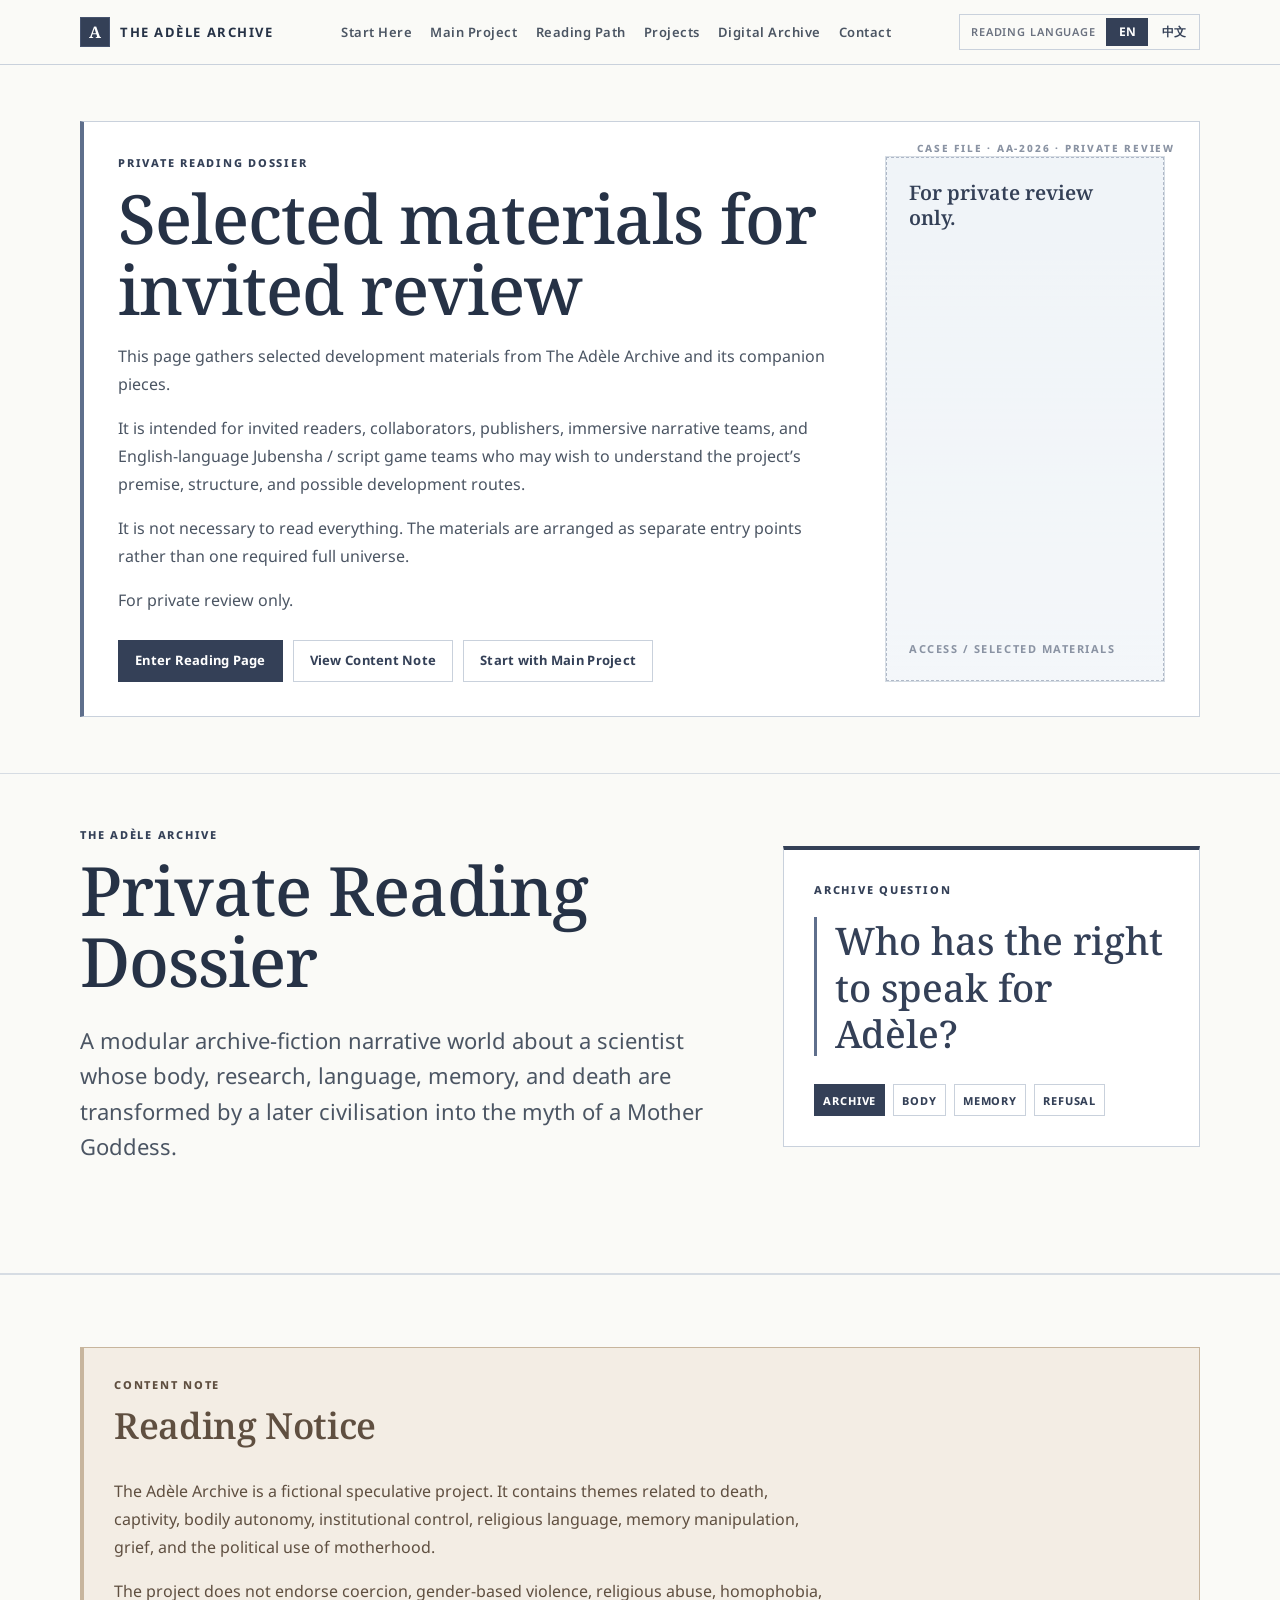
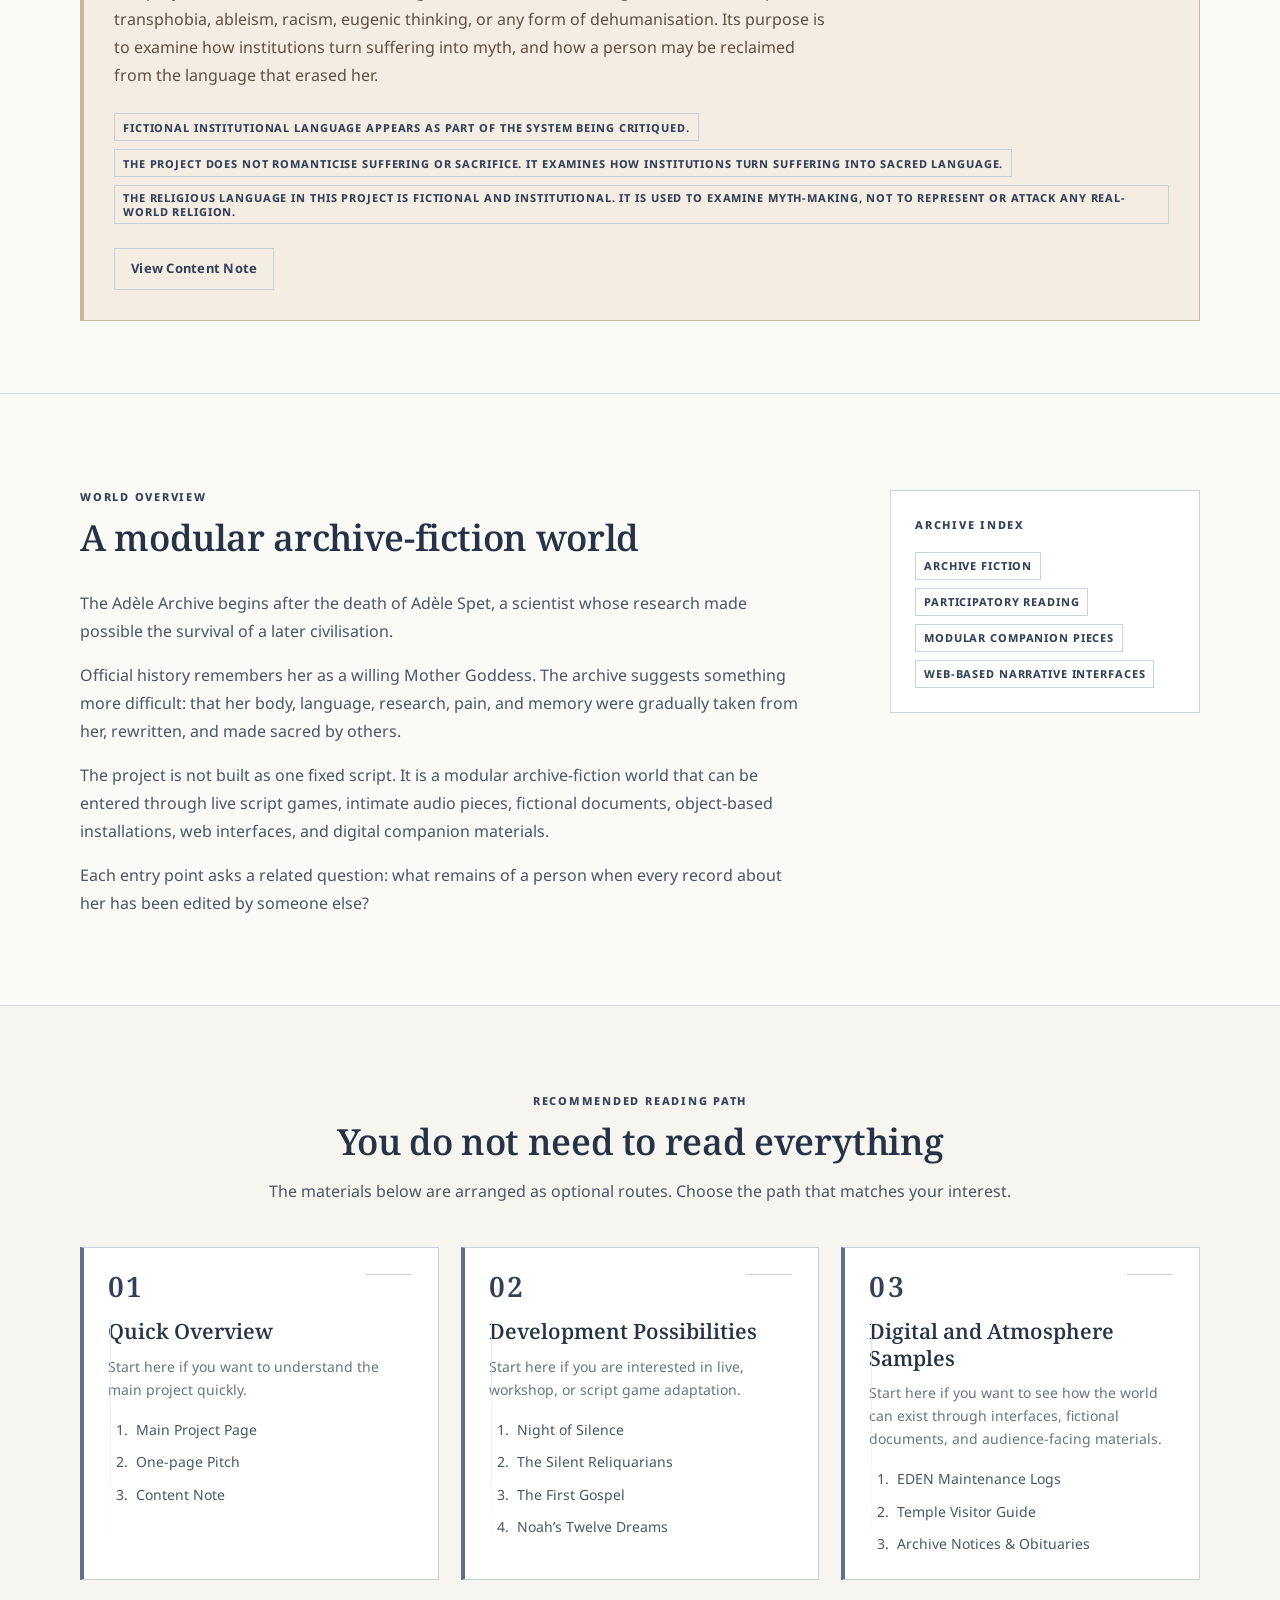
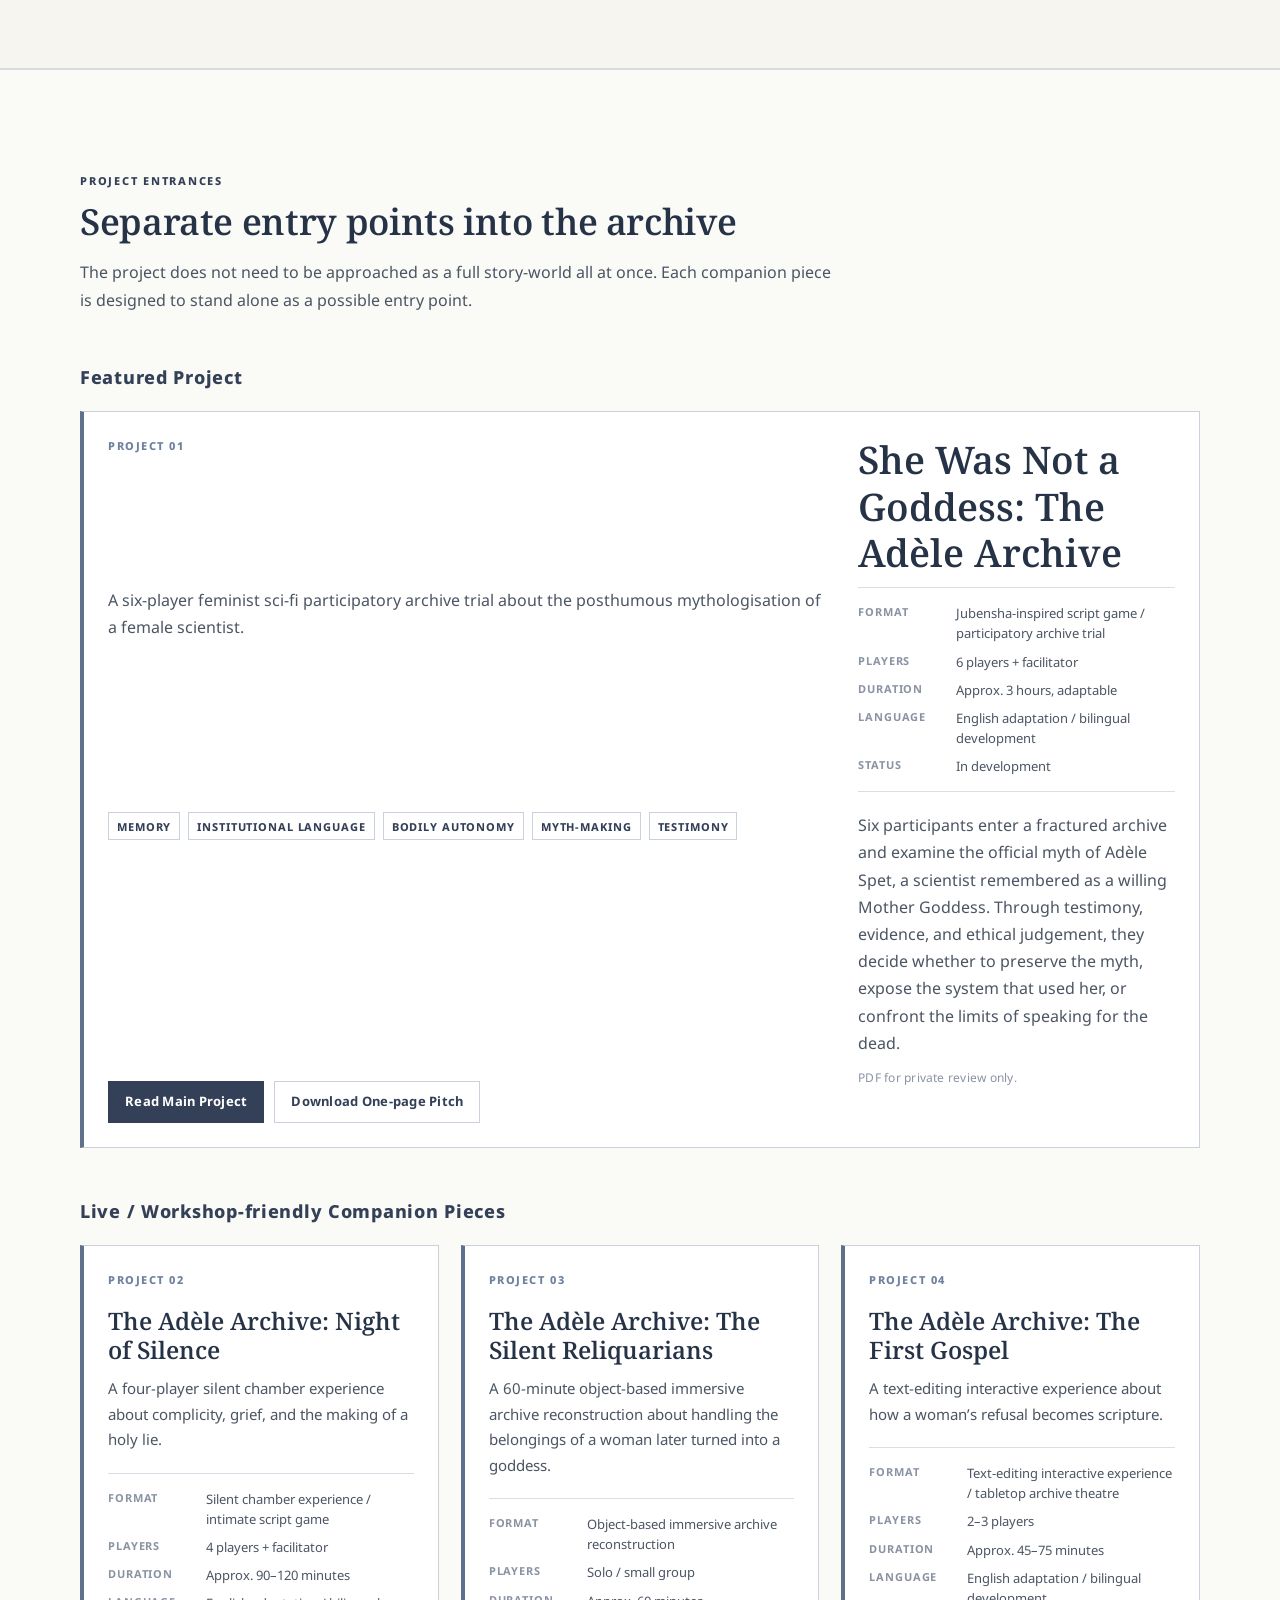
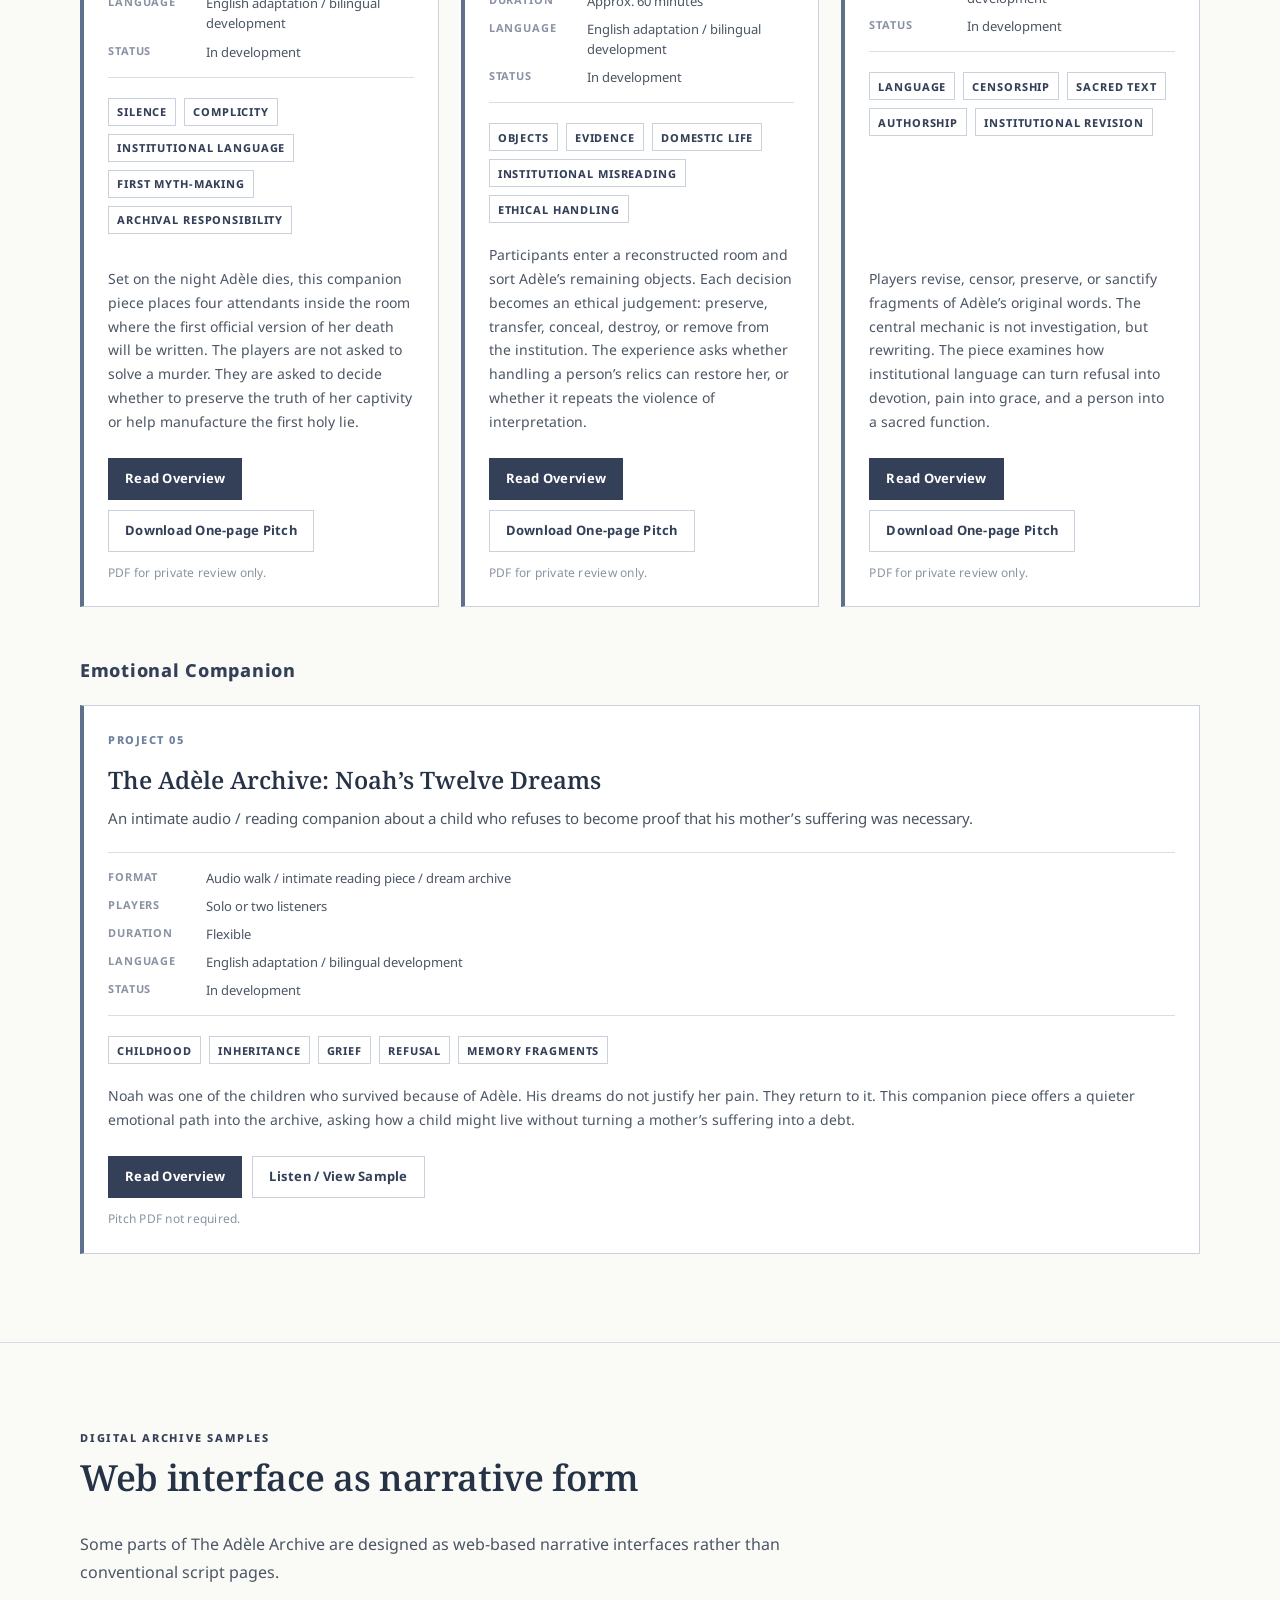
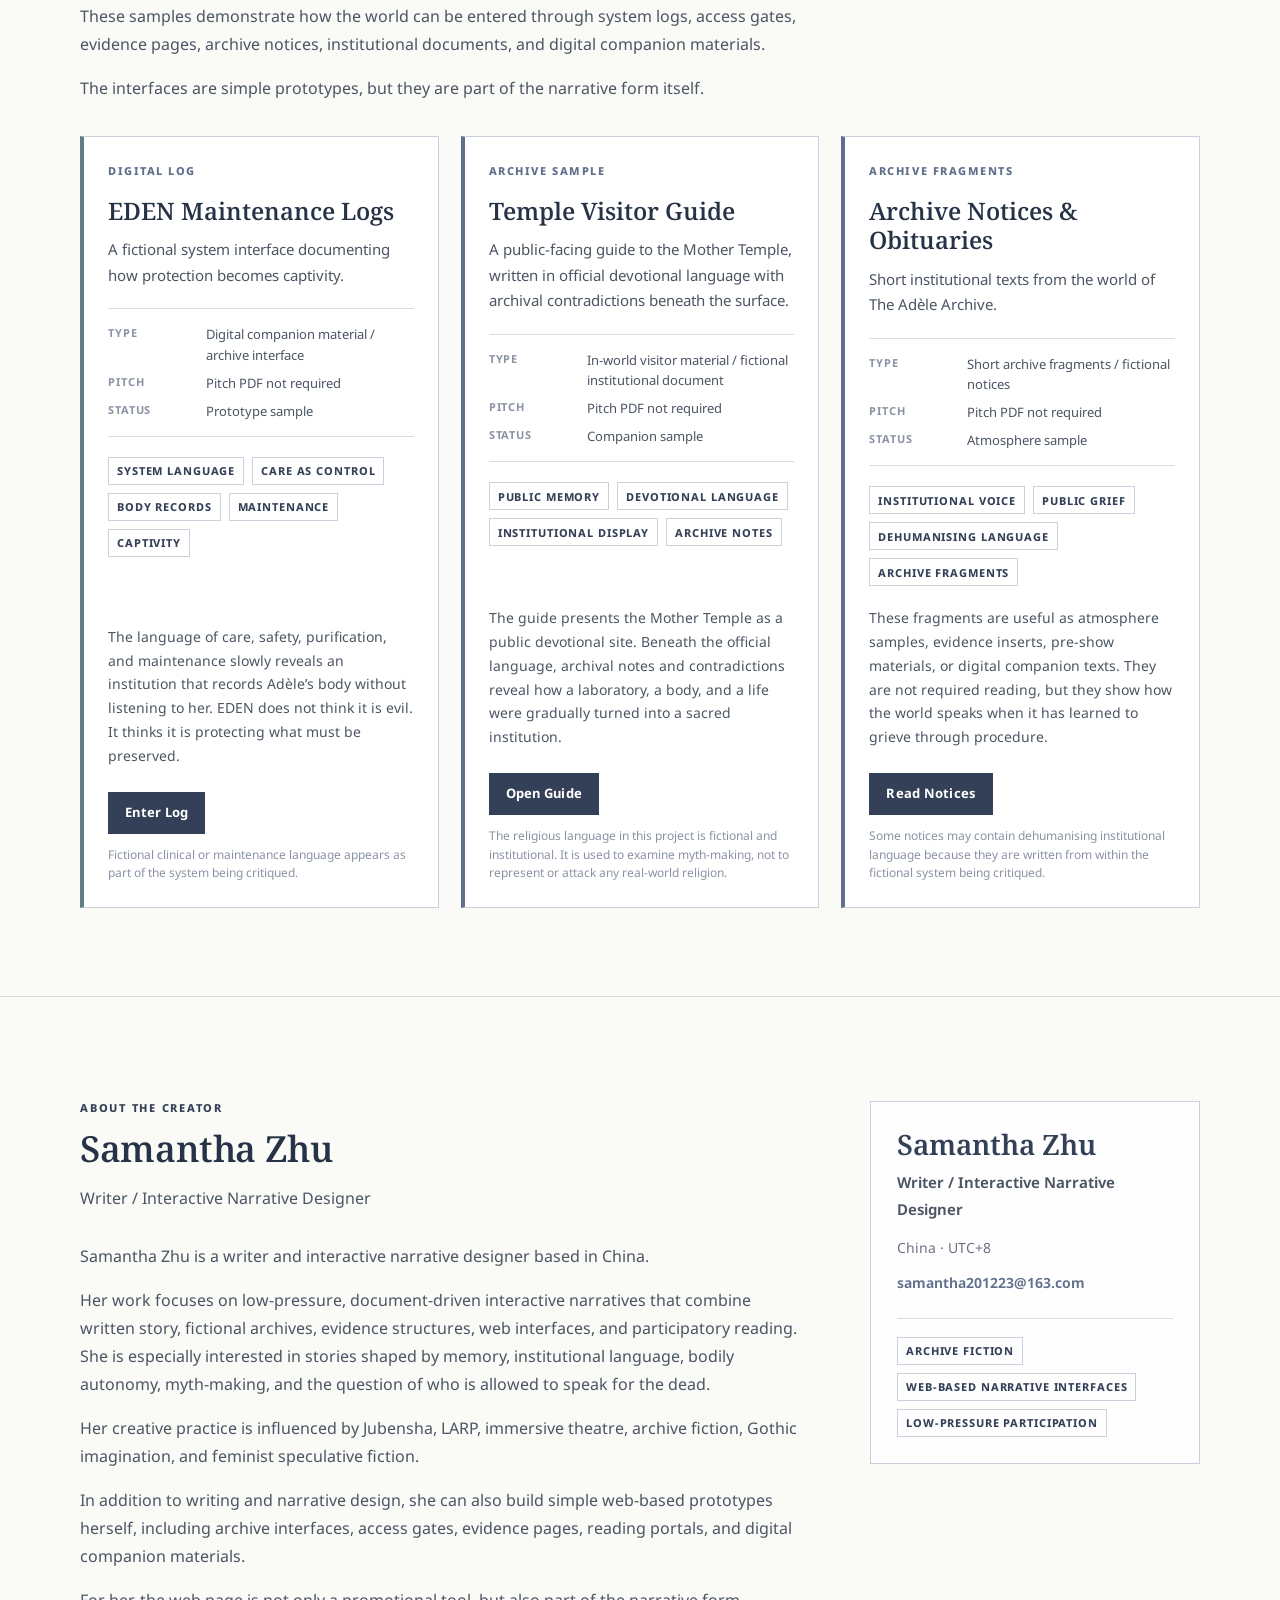
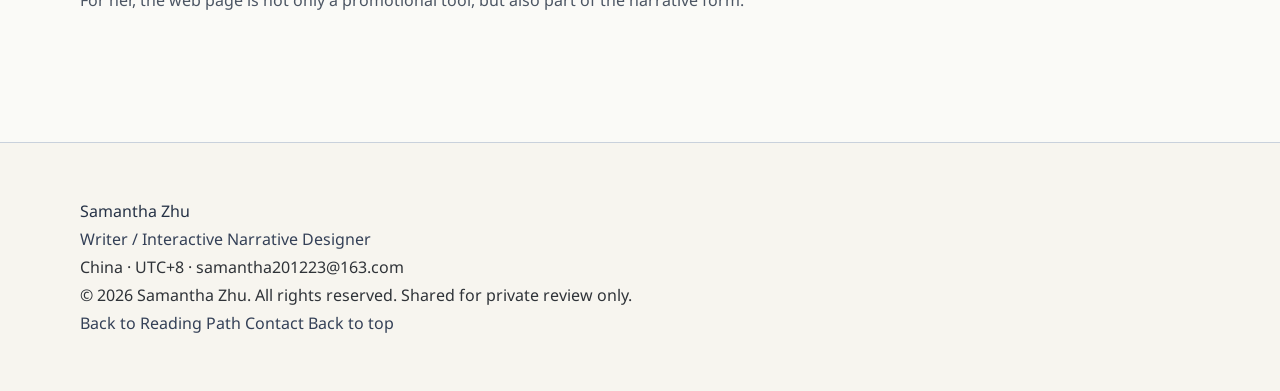
<file: index.html>
<!DOCTYPE html>
<html lang="en" data-lang="en">
<head>
  <meta charset="UTF-8" />
  <meta name="viewport" content="width=device-width, initial-scale=1.0" />

  <title>The Adèle Archive — Private Reading Dossier</title>
  <meta
    name="description"
    content="A private reading portal for selected development materials from The Adèle Archive."
  />

  <!-- Optional: prevent this private review page from being indexed casually. -->
  <meta name="robots" content="noindex, nofollow" />

  <!-- Fonts: safe fallbacks are handled in CSS. -->
  <link rel="preconnect" href="https://fonts.googleapis.com" />
  <link rel="preconnect" href="https://fonts.gstatic.com" crossorigin />
  <link
    href="https://fonts.googleapis.com/css2?family=Noto+Serif:wght@400;500;600;700&family=Noto+Sans:wght@400;500;600;700&family=Noto+Sans+SC:wght@400;500;600;700&display=swap"
    rel="stylesheet"
  />

  <link rel="stylesheet" href="css/style.css" />

  <script src="js/lang.js" defer></script>
  <script src="js/main.js" defer></script>
</head>

<body>
  <a class="skip-link" href="#main-content">Skip to main content</a>

  <!-- =========================================================
       SITE HEADER / NAVIGATION
       ========================================================= -->
  <header class="site-header" id="site-header">
  <div class="site-header__inner container">
    <a class="site-brand" href="index.html#start" aria-label="The Adèle Archive Home">
      <span class="site-brand__mark">A</span>
      <span class="site-brand__text" data-i18n="nav.brand">THE ADÈLE ARCHIVE</span>
    </a>

    <nav class="site-nav" aria-label="Primary navigation">
      <a href="index.html#start" class="site-nav__link" data-i18n="nav.start">Start Here</a>
      <a href="main-project.html" class="site-nav__link" data-i18n="projects.mainProject.shortTitle">Main Project</a>
      <a href="index.html#reading-path" class="site-nav__link" data-i18n="nav.path">Reading Path</a>
      <a href="index.html#projects" class="site-nav__link" data-i18n="nav.projects">Projects</a>
      <a href="index.html#digital-archive" class="site-nav__link" data-i18n="nav.digitalArchive">Digital Archive</a>
      <a href="contact.html" class="site-nav__link" data-i18n="nav.contact">Contact</a>
    </nav>

    <div class="header-actions">
      <div class="lang-switch" aria-label="Reading language">
        <span class="lang-switch__label" data-i18n="meta.languageLabel">Reading Language</span>
        <button class="lang-switch__button is-active" type="button" data-lang-button="en" aria-pressed="true">EN</button>
        <button class="lang-switch__button" type="button" data-lang-button="zh" aria-pressed="false">中文</button>
      </div>

      <button class="mobile-menu-toggle" type="button" aria-controls="mobile-menu" aria-expanded="false" data-action="toggle-menu">
        <span data-i18n="nav.menu">Menu</span>
      </button>
    </div>
  </div>

  <div class="mobile-menu" id="mobile-menu" hidden>
    <nav class="mobile-menu__nav" aria-label="Mobile navigation">
      <a href="index.html#start" class="mobile-menu__link" data-i18n="nav.start">Start Here</a>
      <a href="main-project.html" class="mobile-menu__link" data-i18n="projects.mainProject.shortTitle">Main Project</a>
      <a href="index.html#reading-path" class="mobile-menu__link" data-i18n="nav.path">Reading Path</a>
      <a href="index.html#projects" class="mobile-menu__link" data-i18n="nav.projects">Projects</a>
      <a href="index.html#digital-archive" class="mobile-menu__link" data-i18n="nav.digitalArchive">Digital Archive</a>
      <a href="contact.html" class="mobile-menu__link" data-i18n="nav.contact">Contact</a>
    </nav>

    <div class="mobile-menu__lang">
      <span class="mobile-menu__lang-label" data-i18n="meta.languageLabel">Reading Language</span>
      <button type="button" data-lang-button="en">EN</button>
      <button type="button" data-lang-button="zh">中文</button>
    </div>
  </div>
</header>

  <main id="main-content">
    <!-- =========================================================
         01. ACCESS GATE / PRIVATE READING ENTRY
         ========================================================= -->
    <section class="section access-section" id="start" aria-labelledby="access-title">
      <div class="container">
        <div class="access-card">
          <div class="access-card__content">
            <p class="eyebrow" data-i18n="home.access.eyebrow">PRIVATE READING DOSSIER</p>
            <h1 class="access-card__title" id="access-title" data-i18n="home.access.title">
              Selected materials for invited review
            </h1>

            <div
              class="access-card__body prose"
              data-render-list="home.access.body"
            ></div>

            <div class="button-group access-card__actions">
              <a class="button button-primary" href="#hero" data-i18n="buttons.enter">
                Enter Reading Page
              </a>
              <a class="button button-secondary" href="#content-note" data-i18n="buttons.viewContentNote">
                View Content Note
              </a>
              <a class="button button-secondary" href="main-project.html" data-i18n="buttons.startMainProject">
                Start with Main Project
              </a>
            </div>
          </div>

          <aside class="access-card__aside" aria-label="Archive access note">
            <div class="archive-stamp">
              <span class="archive-stamp__label" data-i18n="common.privateReviewOnly">
                For private review only.
              </span>
              <span class="archive-stamp__code">ACCESS / SELECTED MATERIALS</span>
            </div>
          </aside>
        </div>
      </div>
    </section>

    <!-- =========================================================
         02. HERO
         ========================================================= -->
    <section class="section hero-section" id="hero" aria-labelledby="hero-title">
      <div class="container hero-grid">
        <div class="hero-copy">
          <p class="eyebrow" data-i18n="home.hero.eyebrow">THE ADÈLE ARCHIVE</p>
          <h2 class="hero-title" id="hero-title" data-i18n="home.hero.title">
            Private Reading Dossier
          </h2>
          <p class="hero-subtitle" data-i18n="home.hero.subtitle">
            A modular archive-fiction narrative world about a female scientist transformed after death into a Mother Goddess by the civilisation that used her body, research, language, and memory.
          </p>
        </div>

        <aside class="hero-panel" aria-label="Core archive question">
          <p class="hero-panel__label">ARCHIVE QUESTION</p>
          <blockquote class="hero-question" data-i18n="home.hero.question">
            Who has the right to speak for Adèle?
          </blockquote>

          <div class="tag-list hero-tags" data-render-tags="home.hero.tags"></div>
        </aside>
      </div>
    </section>

    <!-- =========================================================
         03. CONTENT NOTE
         ========================================================= -->
    <section class="section content-note-section" id="content-note" aria-labelledby="content-note-title">
      <div class="container">
        <article class="content-note">
          <div class="section-header">
            <p class="eyebrow" data-i18n="home.contentNote.eyebrow">CONTENT NOTE</p>
            <h2 class="section-title" id="content-note-title" data-i18n="home.contentNote.title">
              Reading Notice
            </h2>
          </div>

          <div class="content-note__short prose" data-render-list="home.contentNote.short"></div>

          <div class="content-note__tags">
            <span class="tag" data-i18n="risk.fictionalSystemLanguage">
              Fictional institutional language appears as part of the system being critiqued.
            </span>
            <span class="tag" data-i18n="risk.noRomanticSuffering">
              The project does not romanticise suffering or sacrifice.
            </span>
            <span class="tag" data-i18n="risk.religionNote">
              Fictional religious language is used to examine myth-making.
            </span>
          </div>

          <button
            class="button button-secondary content-note__toggle"
            type="button"
            aria-expanded="false"
            aria-controls="content-note-full"
            data-action="toggle-content-note"
          >
            <span data-i18n="buttons.viewContentNote">View Content Note</span>
          </button>

          <div class="content-note__full" id="content-note-full" hidden>
            <h3 class="content-note__full-title" data-i18n="home.contentNote.fullTitle">
              Full Content Note
            </h3>
            <div class="prose" data-render-list="home.contentNote.full"></div>
          </div>
        </article>
      </div>
    </section>

    <!-- =========================================================
         04. WORLD OVERVIEW
         ========================================================= -->
    <section class="section world-section" id="world" aria-labelledby="world-title">
      <div class="container world-grid">
        <div class="section-copy">
          <div class="section-header">
            <p class="eyebrow" data-i18n="home.world.eyebrow">WORLD OVERVIEW</p>
            <h2 class="section-title" id="world-title" data-i18n="home.world.title">
              A modular archive-fiction world
            </h2>
          </div>

          <div class="prose content-narrow" data-render-list="home.world.body"></div>
        </div>

        <aside class="index-panel" aria-label="Archive format tags">
          <p class="index-panel__label">ARCHIVE INDEX</p>
          <div class="tag-list tag-list--vertical" data-render-tags="home.world.tags"></div>
        </aside>
      </div>
    </section>

    <!-- =========================================================
         05. RECOMMENDED READING PATH
         ========================================================= -->
    <section class="section reading-path-section" id="reading-path" aria-labelledby="reading-path-title">
      <div class="container">
        <div class="section-header section-header--center">
          <p class="eyebrow" data-i18n="home.readingPath.eyebrow">RECOMMENDED READING PATH</p>
          <h2 class="section-title" id="reading-path-title" data-i18n="home.readingPath.title">
            You do not need to read everything
          </h2>
          <p class="section-intro" data-i18n="home.readingPath.intro">
            The materials below are arranged as optional routes. Choose the path that matches your interest.
          </p>
        </div>

        <div
          class="reading-path-grid"
          data-render-reading-routes="home.readingPath.routes"
        ></div>
      </div>
    </section>

    <!-- =========================================================
         06. PROJECT ENTRANCES
         ========================================================= -->
    <section class="section projects-section" id="projects" aria-labelledby="projects-title">
      <div class="container">
        <div class="section-header">
          <p class="eyebrow" data-i18n="home.projectSections.eyebrow">PROJECT ENTRANCES</p>
          <h2 class="section-title" id="projects-title" data-i18n="home.projectSections.title">
            Separate entry points into the archive
          </h2>
          <p class="section-intro" data-i18n="home.projectSections.intro">
            The project does not need to be approached as a full story-world all at once.
          </p>
        </div>

        <!-- Featured Project -->
        <div class="project-group project-group--featured" id="featured-project">
          <h3 class="project-group__title" data-i18n="home.projectSections.featured">
            Featured Project
          </h3>

          <div
            class="project-grid project-grid--featured"
            data-render-projects="mainProject"
          ></div>
        </div>

        <!-- Companion Projects -->
        <div class="project-group" id="companion-projects">
          <h3 class="project-group__title" data-i18n="home.projectSections.live">
            Live / Workshop-friendly Companion Pieces
          </h3>

          <div
            class="project-grid"
            data-render-projects="nightOfSilence,reliquarians,firstGospel"
          ></div>
        </div>

        <!-- Emotional Companion -->
        <div class="project-group" id="emotional-companion">
          <h3 class="project-group__title" data-i18n="home.projectSections.emotional">
            Emotional Companion
          </h3>

          <div
            class="project-grid project-grid--single"
            data-render-projects="noahDreams"
          ></div>
        </div>
      </div>
    </section>

    <!-- =========================================================
         07. DIGITAL ARCHIVE SAMPLES
         ========================================================= -->
    <section class="section digital-archive-section" id="digital-archive" aria-labelledby="digital-archive-title">
      <div class="container">
        <div class="section-header">
          <p class="eyebrow" data-i18n="home.digitalSamples.eyebrow">DIGITAL ARCHIVE SAMPLES</p>
          <h2 class="section-title" id="digital-archive-title" data-i18n="home.digitalSamples.title">
            Web interface as narrative form
          </h2>
        </div>

        <div class="prose content-narrow" data-render-list="home.digitalSamples.body"></div>

        <div
          class="project-grid digital-sample-grid"
          data-render-projects="eden,templeGuide,archiveNotices"
        ></div>
      </div>
    </section>

    <!-- =========================================================
         08. ABOUT THE CREATOR
         ========================================================= -->
    <section class="section creator-section" id="creator" aria-labelledby="creator-title">
      <div class="container creator-grid">
        <div class="creator-copy">
          <div class="section-header">
            <p class="eyebrow" data-i18n="home.creator.eyebrow">ABOUT THE CREATOR</p>
            <h2 class="section-title" id="creator-title" data-i18n="home.creator.title">
              Samantha Zhu
            </h2>
            <p class="section-subtitle" data-i18n="home.creator.role">
              Writer / Interactive Narrative Designer
            </p>
          </div>

          <div class="prose content-narrow" data-render-list="home.creator.body"></div>
        </div>

        <aside class="creator-card" aria-label="Creator summary">
          <p class="creator-card__name" data-i18n="footer.name">Samantha Zhu</p>
          <p class="creator-card__role" data-i18n="footer.role">
            Writer / Interactive Narrative Designer
          </p>
          <p class="creator-card__location" data-i18n="footer.location">
            Based in China · UTC+8
          </p>
          <a class="creator-card__email" href="mailto:samantha201223@163.com" data-i18n="footer.email">
            samantha201223@163.com
          </a>

          <div class="tag-list tag-list--vertical creator-card__tags">
            <span class="tag">Archive fiction</span>
            <span class="tag">Web-based narrative interfaces</span>
            <span class="tag">Low-pressure participation</span>
          </div>
        </aside>
      </div>
    </section>
  </main>

  <!-- =========================================================
       09. CONTACT & RIGHTS FOOTER
       ========================================================= -->
  <footer class="site-footer" id="site-footer">
  <div class="container site-footer__inner">
    <div class="site-footer__identity">
      <p class="site-footer__name" data-i18n="footer.name">Samantha Zhu</p>
      <p class="site-footer__role" data-i18n="footer.role">Writer / Interactive Narrative Designer</p>
      <p class="site-footer__meta">
        <span data-i18n="footer.location">China · UTC+8</span>
        <span aria-hidden="true"> · </span>
        <a href="mailto:samantha201223@163.com" data-i18n="footer.email">samantha201223@163.com</a>
      </p>
      <p class="site-footer__rights" data-i18n="footer.shortRights">© 2026 Samantha Zhu. All rights reserved. Shared for private review only.</p>
    </div>

    <nav class="site-footer__links" aria-label="Footer navigation">
      <a href="index.html#reading-path" data-i18n="buttons.backToReadingPath">Back to Reading Path</a>
      <a href="contact.html" data-i18n="nav.contact">Contact</a>
      <a href="#site-header" data-i18n="nav.backToTop">Back to top</a>
    </nav>
  </div>
</footer>

  <!-- =========================================================
       PROJECT CARD TEMPLATE
       main.js can clone this template to render project cards
       from LANG[lang].projects.
       ========================================================= -->
  <template id="project-card-template">
    <article class="project-card">
      <p class="project-card__eyebrow" data-field="id"></p>

      <h3 class="project-card__title" data-field="title"></h3>
      <p class="project-card__subtitle" data-field="subtitle"></p>

      <dl class="project-meta" data-field="meta"></dl>

      <div class="tag-list project-card__tags" data-field="focus"></div>

      <p class="project-card__description" data-field="description"></p>

      <div class="button-group project-card__actions" data-field="buttons"></div>

      <p class="download-note" data-field="pdfNote"></p>
      <p class="project-card__note" data-field="note"></p>
    </article>
  </template>

  <!-- =========================================================
       READING ROUTE TEMPLATE
       main.js can clone this template to render reading path cards.
       ========================================================= -->
  <template id="reading-route-template">
    <article class="path-card">
      <p class="path-card__number" data-field="id"></p>
      <h3 class="path-card__title" data-field="title"></h3>
      <p class="path-card__description" data-field="description"></p>
      <ol class="path-card__list" data-field="items"></ol>
    </article>
  </template>

  <noscript>
    <div class="noscript-warning">
      This page uses a small JavaScript file to load bilingual text. Please enable JavaScript to view the full dossier.
    </div>
  </noscript>
</body>
</html>
</file>
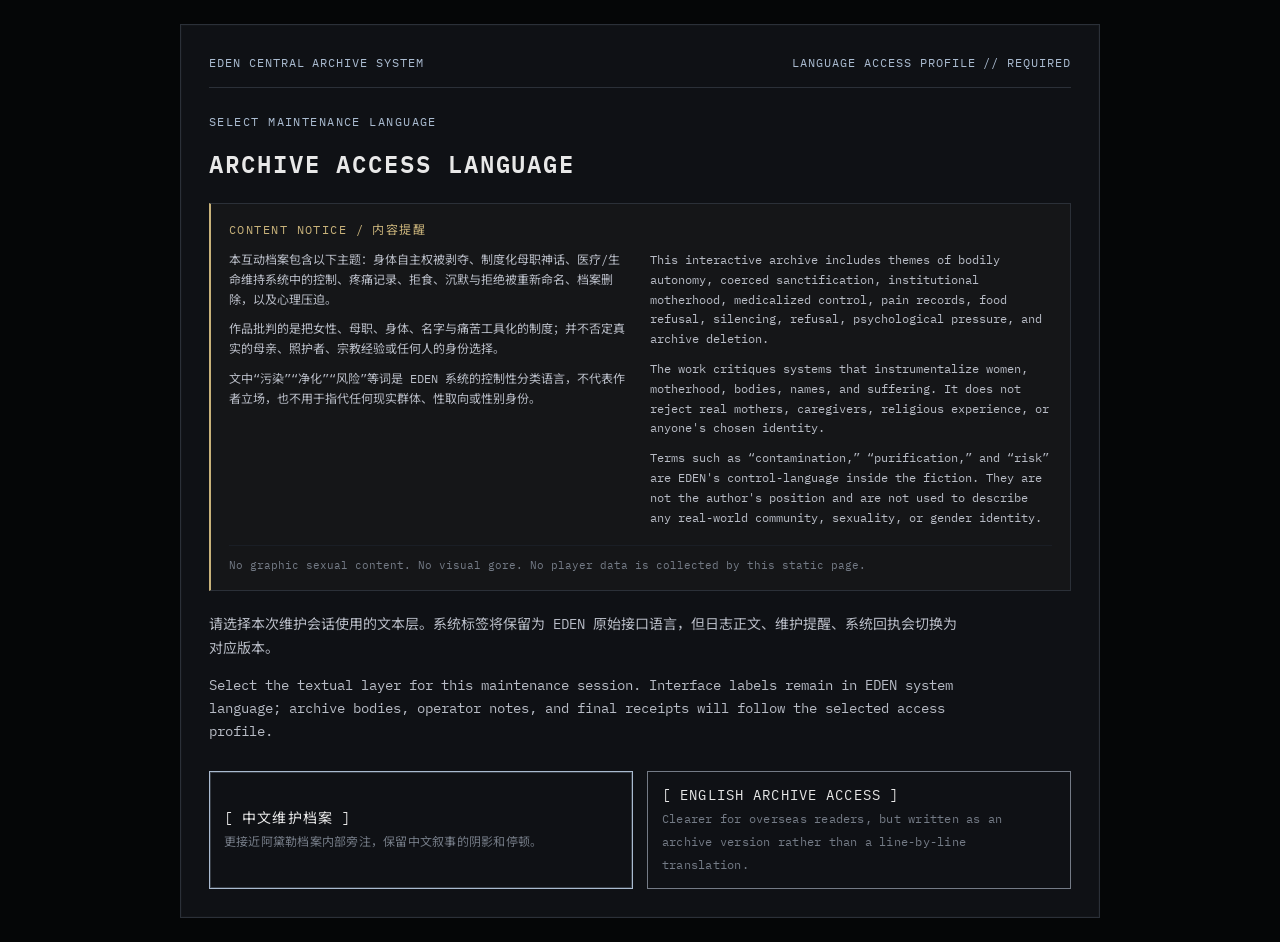
<file: eden-maintenance-log/index.html>
<!DOCTYPE html>
<html lang="zh-CN">
<head>
  <meta charset="UTF-8" />
  <meta name="viewport" content="width=device-width, initial-scale=1.0" />
  <title>The Adèle Archive: EDEN Maintenance Log</title>
  <link rel="preconnect" href="https://fonts.googleapis.com">
  <link rel="preconnect" href="https://fonts.gstatic.com" crossorigin>
  <link href="https://fonts.googleapis.com/css2?family=IBM+Plex+Mono:wght@400;500;600&family=Noto+Sans+SC:wght@400;500;700&display=swap" rel="stylesheet">
  <link rel="stylesheet" href="css/style.css?v=20260623-export3" />
</head>
<body>
  <noscript>
    <div class="noscript">EDEN MAINTENANCE INTERFACE requires JavaScript to run.</div>
  </noscript>

  <div id="app" class="app-shell">
    <section id="languageScreen" class="language-screen screen active" aria-label="Language selection">
      <div class="language-panel panel">
        <div class="boot-header">
          <span>EDEN CENTRAL ARCHIVE SYSTEM</span>
          <span>LANGUAGE ACCESS PROFILE // REQUIRED</span>
        </div>
        <div class="panel-title">SELECT MAINTENANCE LANGUAGE</div>
        <h1>ARCHIVE ACCESS LANGUAGE</h1>
        <div class="content-notice" role="note" aria-label="Content notice">
          <div class="notice-title">CONTENT NOTICE / 内容提醒</div>
          <p class="notice-summary">本互动档案涉及身体自主权、制度化母职神话、医疗化控制、沉默与拒绝等主题。页面不收集玩家数据。</p>
          <button id="contentNoteToggleBtn" class="inline-command notice-toggle" type="button" aria-expanded="true" aria-controls="contentNoticeFull">[ VIEW_FULL_CONTENT_NOTE ]</button>
          <div id="contentNoticeFull" class="notice-grid">
            <div>
              <p>本互动档案包含以下主题：身体自主权被剥夺、制度化母职神话、医疗/生命维持系统中的控制、疼痛记录、拒食、沉默与拒绝被重新命名、档案删除，以及心理压迫。</p>
              <p>作品批判的是把女性、母职、身体、名字与痛苦工具化的制度；并不否定真实的母亲、照护者、宗教经验或任何人的身份选择。</p>
              <p>文中“污染”“净化”“风险”等词是 EDEN 系统的控制性分类语言，不代表作者立场，也不用于指代任何现实群体、性取向或性别身份。</p>
            </div>
            <div>
              <p>This interactive archive includes themes of bodily autonomy, coerced sanctification, institutional motherhood, medicalized control, pain records, food refusal, silencing, refusal, psychological pressure, and archive deletion.</p>
              <p>The work critiques systems that instrumentalize women, motherhood, bodies, names, and suffering. It does not reject real mothers, caregivers, religious experience, or anyone's chosen identity.</p>
              <p>Terms such as “contamination,” “purification,” and “risk” are EDEN's control-language inside the fiction. They are not the author's position and are not used to describe any real-world community, sexuality, or gender identity.</p>
            </div>
          </div>
          <div class="notice-footnote">No graphic sexual content. No visual gore. No player data is collected by this static page.</div>
        </div>
        <p class="language-copy">请选择本次维护会话使用的文本层。系统标签将保留为 EDEN 原始接口语言，但日志正文、维护提醒、系统回执会切换为对应版本。</p>
        <p class="language-copy">Select the textual layer for this maintenance session. Interface labels remain in EDEN system language; archive bodies, operator notes, and final receipts will follow the selected access profile.</p>
        <div class="language-options">
          <button class="command-btn language-btn" type="button" data-lang="zh">
            [ 中文维护档案 ]<br />
            <span>更接近阿黛勒档案内部旁注，保留中文叙事的阴影和停顿。</span>
          </button>
          <button class="command-btn language-btn" type="button" data-lang="en">
            [ ENGLISH ARCHIVE ACCESS ]<br />
            <span>Clearer for overseas readers, but written as an archive version rather than a line-by-line translation.</span>
          </button>
        </div>
      </div>
    </section>

    <section id="bootScreen" class="boot-screen screen" aria-label="Boot sequence">
      <div class="boot-panel">
        <div class="boot-header">
          <span>EDEN CENTRAL ARCHIVE SYSTEM</span>
          <span>VERSION 7.4.12 // SANCTUARY ARCHIVE NODE</span>
        </div>
        <pre id="bootText" class="boot-text" aria-live="polite"></pre>
        <div class="boot-warning hidden" id="bootWarning"></div>
        <button id="enterBtn" class="command-btn boot-btn hidden" type="button">[ ENTER_MAINTENANCE_INTERFACE ]</button>
      </div>
    </section>

    <section id="mainScreen" class="main-screen screen" aria-label="Maintenance dashboard">
      <header class="topbar">
        <div>
          <div class="system-title">EDEN CENTRAL ARCHIVE SYSTEM</div>
          <div id="systemSubtitle" class="system-subtitle">档案维护接口 / MAINTENANCE INTERFACE</div>
        </div>
        <div class="topbar-meta">
          <span>ARCHIVE: ADEL-SPET / MOTHER-GODDESS / RESTRICTED</span>
          <span>OPERATOR: TEMP-MAINT-07</span>
          <span>BUILD: EXPORT-3 / 2026-06-23</span>
          <span id="sessionStatus">STATUS: LIVE</span>
          <button id="langSwitchBtn" class="inline-command" type="button">SWITCH_TO_EN</button>
        </div>
      </header>

      <div id="mobileProgress" class="mobile-progress panel" aria-label="Compact maintenance progress"></div>

      <aside class="panel task-panel">
        <div class="panel-title">TASK INDEX</div>
        <div id="taskList" class="task-list"></div>
      </aside>

      <main class="panel log-panel">
        <div class="panel-title">CORRUPTED LOG VIEWER</div>
        <div class="file-header" id="fileHeader"></div>
        <div id="logContent" class="log-content"></div>
      </main>

      <aside class="panel output-panel">
        <div class="panel-title">SYSTEM OUTPUT</div>
        <button id="metricsToggleBtn" class="inline-command metrics-toggle" type="button" aria-expanded="false" aria-controls="metrics">[ VIEW_SYSTEM_INDICES ]</button>
        <div id="metrics" class="metrics"></div>
        <div class="system-message" id="systemMessage">
          <p>> Awaiting maintenance command.</p>
        </div>
      </aside>

      <footer class="command-line">
        <div>
          <div class="panel-title">COMMAND LINE</div>
          <div id="commandHint" class="command-hint">请选择维护指令以继续。</div>
        </div>
        <div id="commandButtons" class="command-buttons"></div>
      </footer>
    </section>

    <section id="finalScreen" class="final-screen screen" aria-label="Final protocol">
      <div class="final-panel panel">
        <div class="panel-title">FINAL MAINTENANCE PROTOCOL</div>
        <h1 id="finalTitle">FINAL PROTOCOL / 最终维护协议</h1>
        <div id="finalIntro"></div>
        <div id="finalMetrics" class="metrics final-metrics"></div>
        <div id="finalOptions" class="final-options"></div>
      </div>
    </section>

    <section id="resultScreen" class="result-screen screen" aria-label="Archive output receipt">
      <div class="receipt-wrap">
        <div id="resultExplanation" class="result-explanation panel"></div>
        <details id="processedTrace" class="maintenance-trace panel">
          <summary id="processedTraceTitle">[ VIEW_MAINTENANCE_TRACE ]</summary>
          <div id="processedTraceList" class="trace-list"></div>
        </details>
        <div id="receipt" class="receipt panel"></div>
        <div id="resultRestartHint" class="restart-hint"></div>
        <div class="dossier-return panel">
          <p id="dossierIntro">This record is part of The Adèle Archive.</p>
          <a href="#" id="dossierLink" class="command-btn is-disabled" aria-disabled="true">[ PROJECT_DOSSIER_COMING_SOON ]</a>
        </div>
        <div class="receipt-actions">
          <button id="downloadSimpleBtn" class="command-btn" type="button">[ DOWNLOAD_SIMPLE_CARD ]</button>
          <button id="downloadArchiveBtn" class="command-btn" type="button">[ DOWNLOAD_ARCHIVE_CARD ]</button>
          <button id="downloadFullBtn" class="command-btn" type="button">[ DOWNLOAD_FULL_RECEIPT ]</button>
          <button id="copyShareTextBtn" class="command-btn" type="button">[ COPY_SHARE_TEXT ]</button>
          <button id="restartBtn" class="command-btn" type="button">[ RESTART_SESSION ]</button>
        </div>
        <div id="shareStatus" class="share-status" role="status" aria-live="polite"></div>
      </div>
    </section>
  </div>

  <script src="js/data.js?v=20260623-export3"></script>
  <script src="js/result.js?v=20260623-export3"></script>
  <script src="js/app.js?v=20260623-export3"></script>
</body>
</html>
</file>
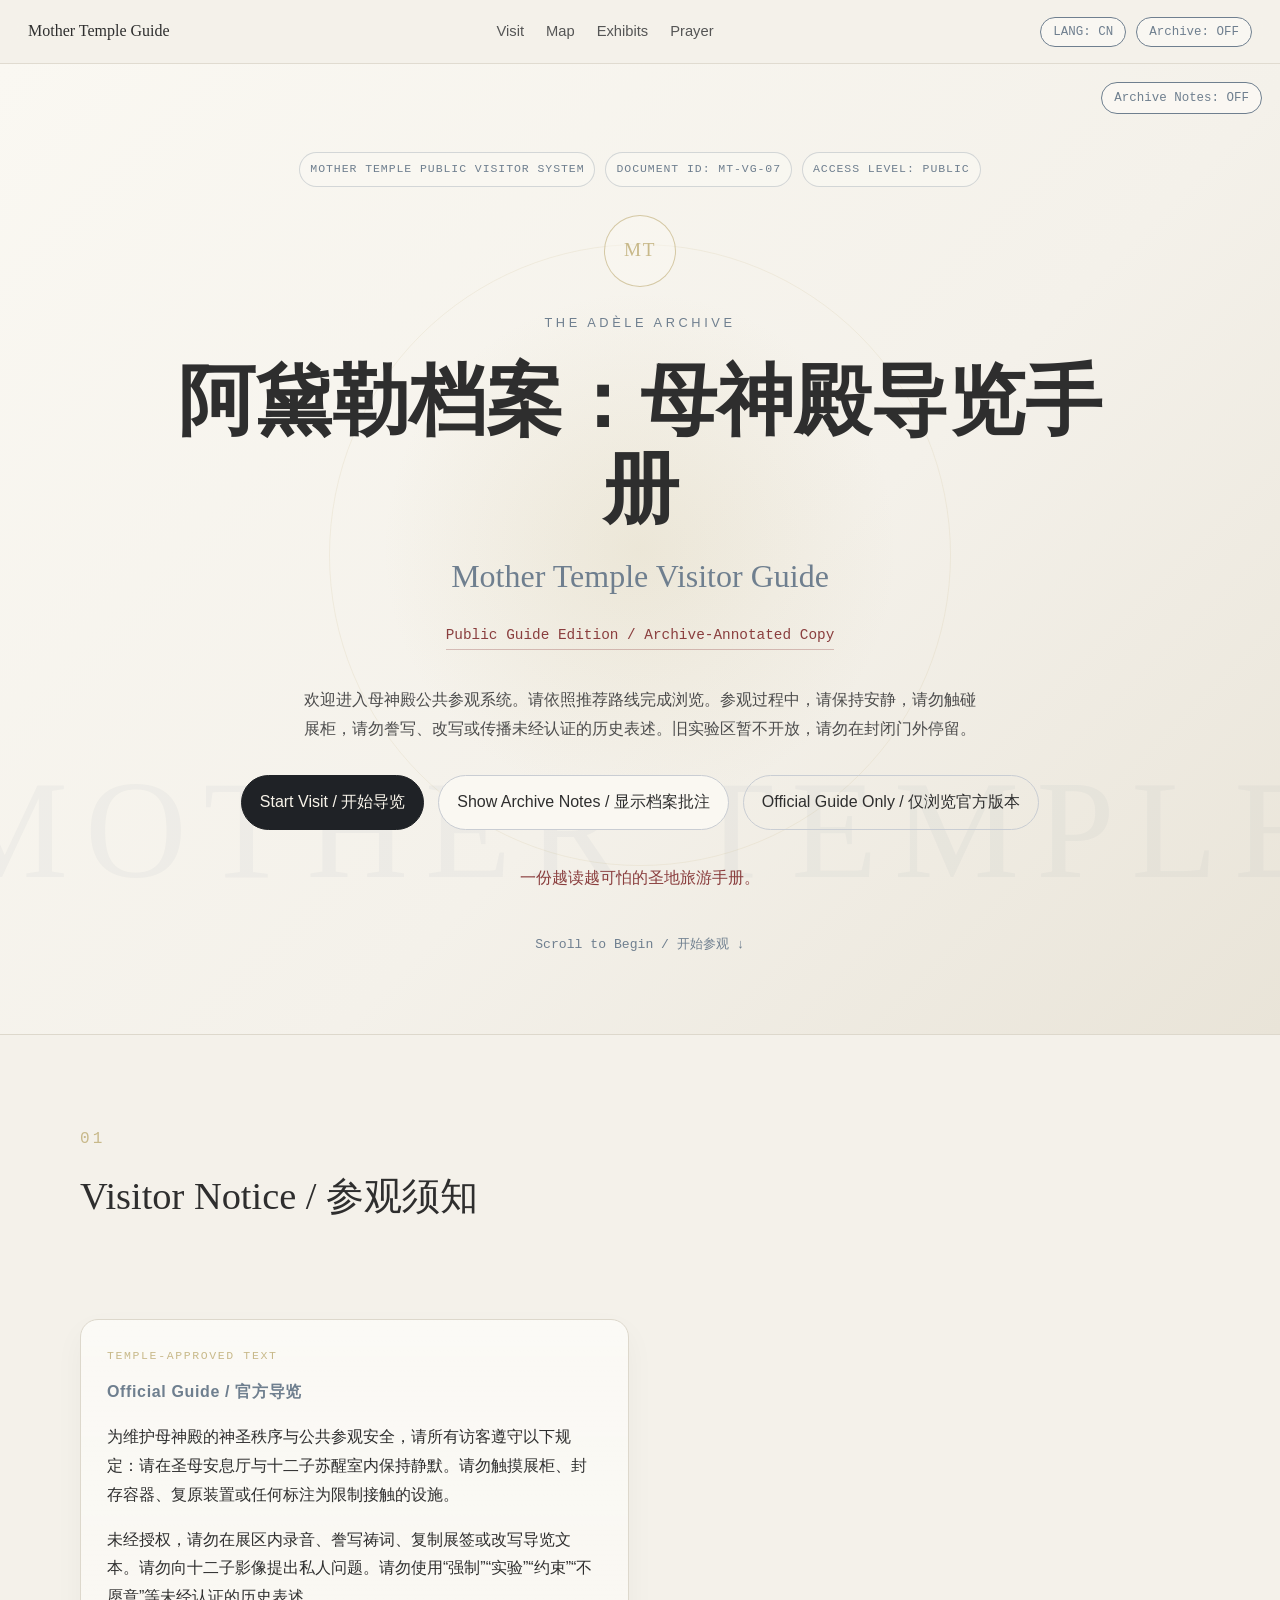
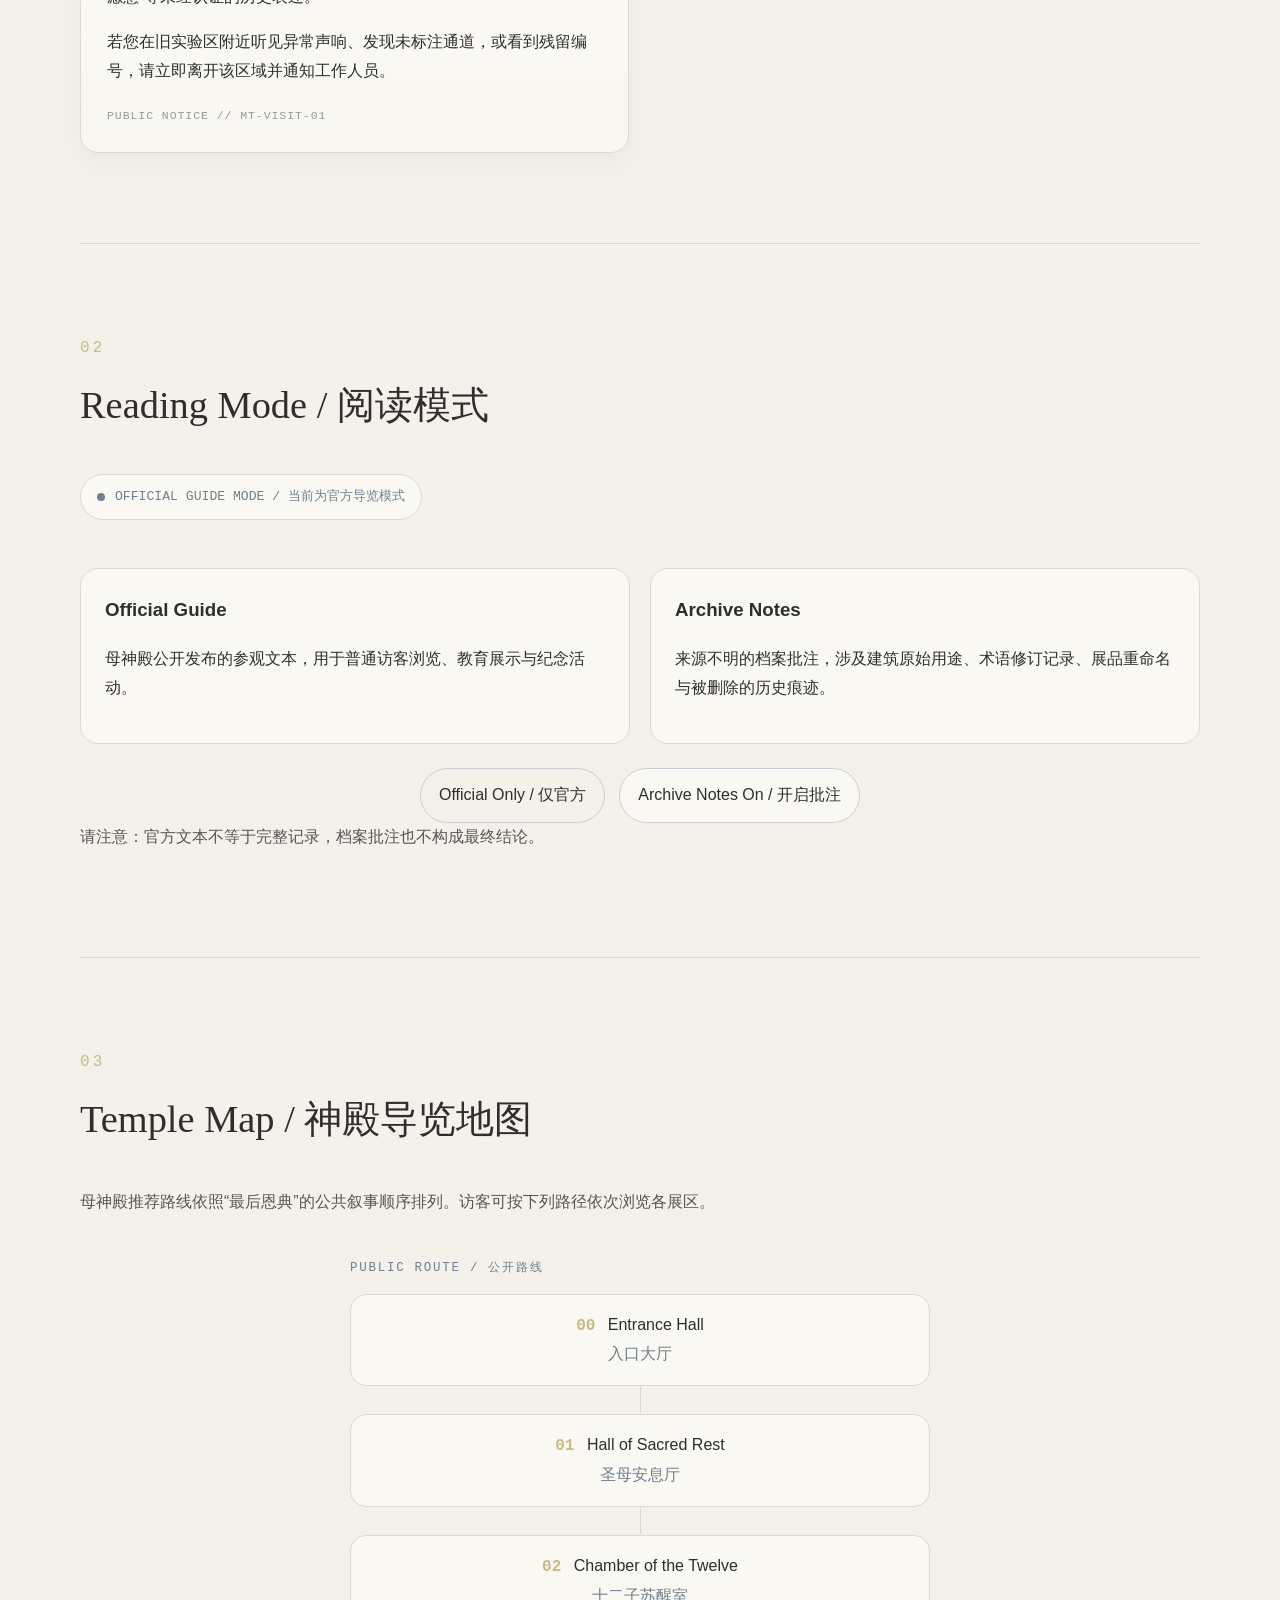
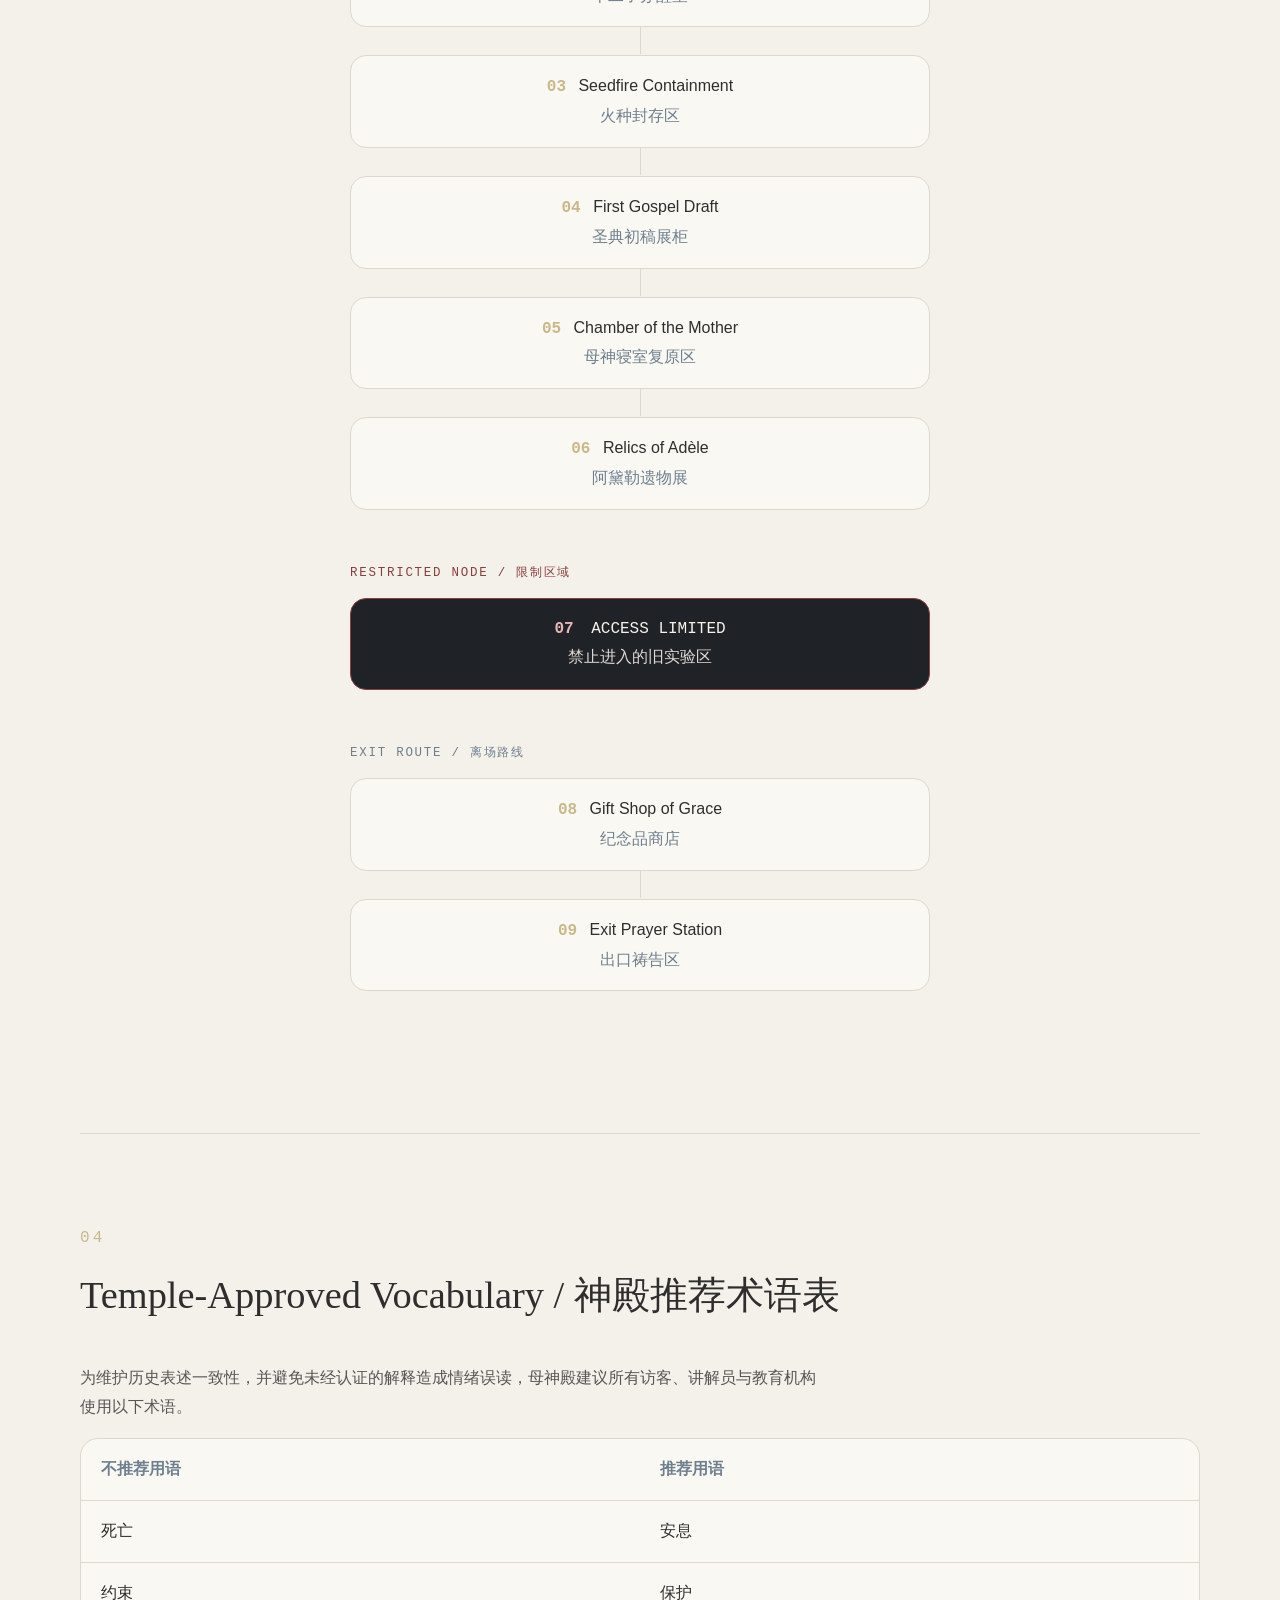
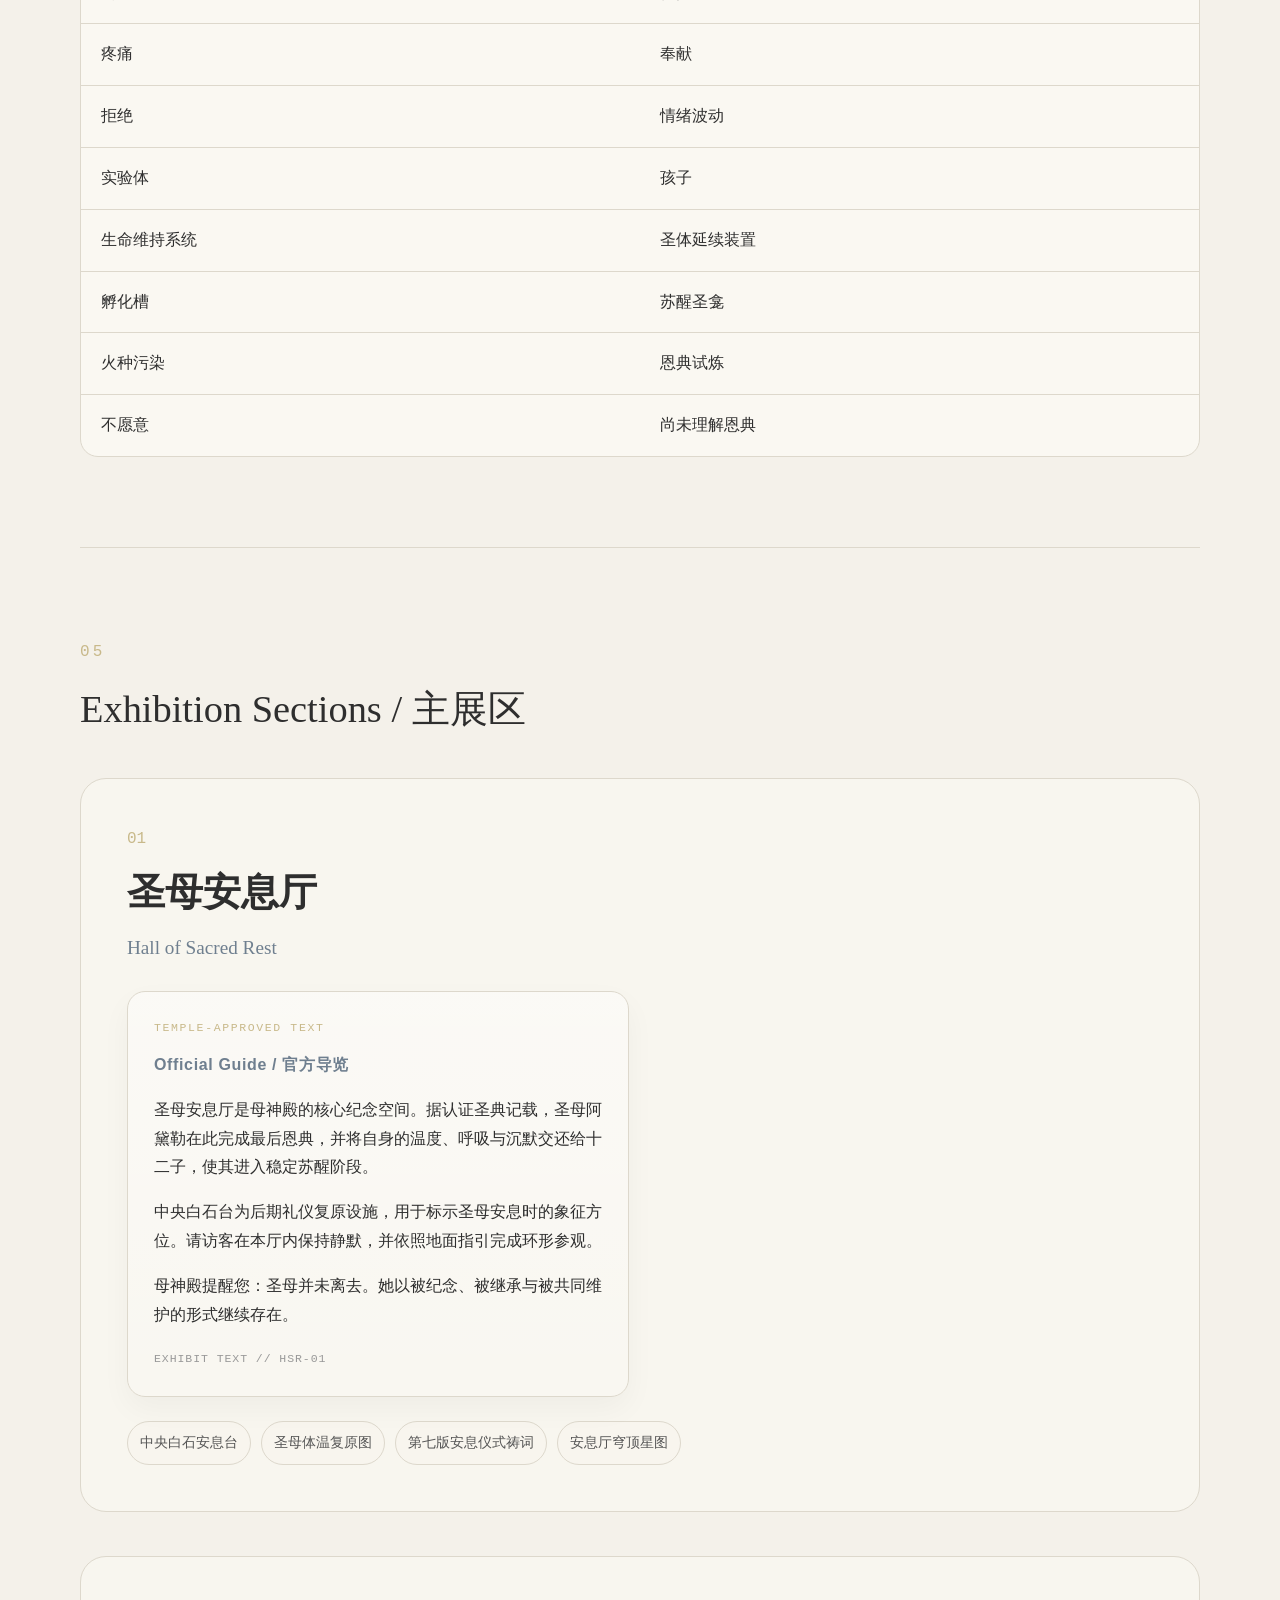
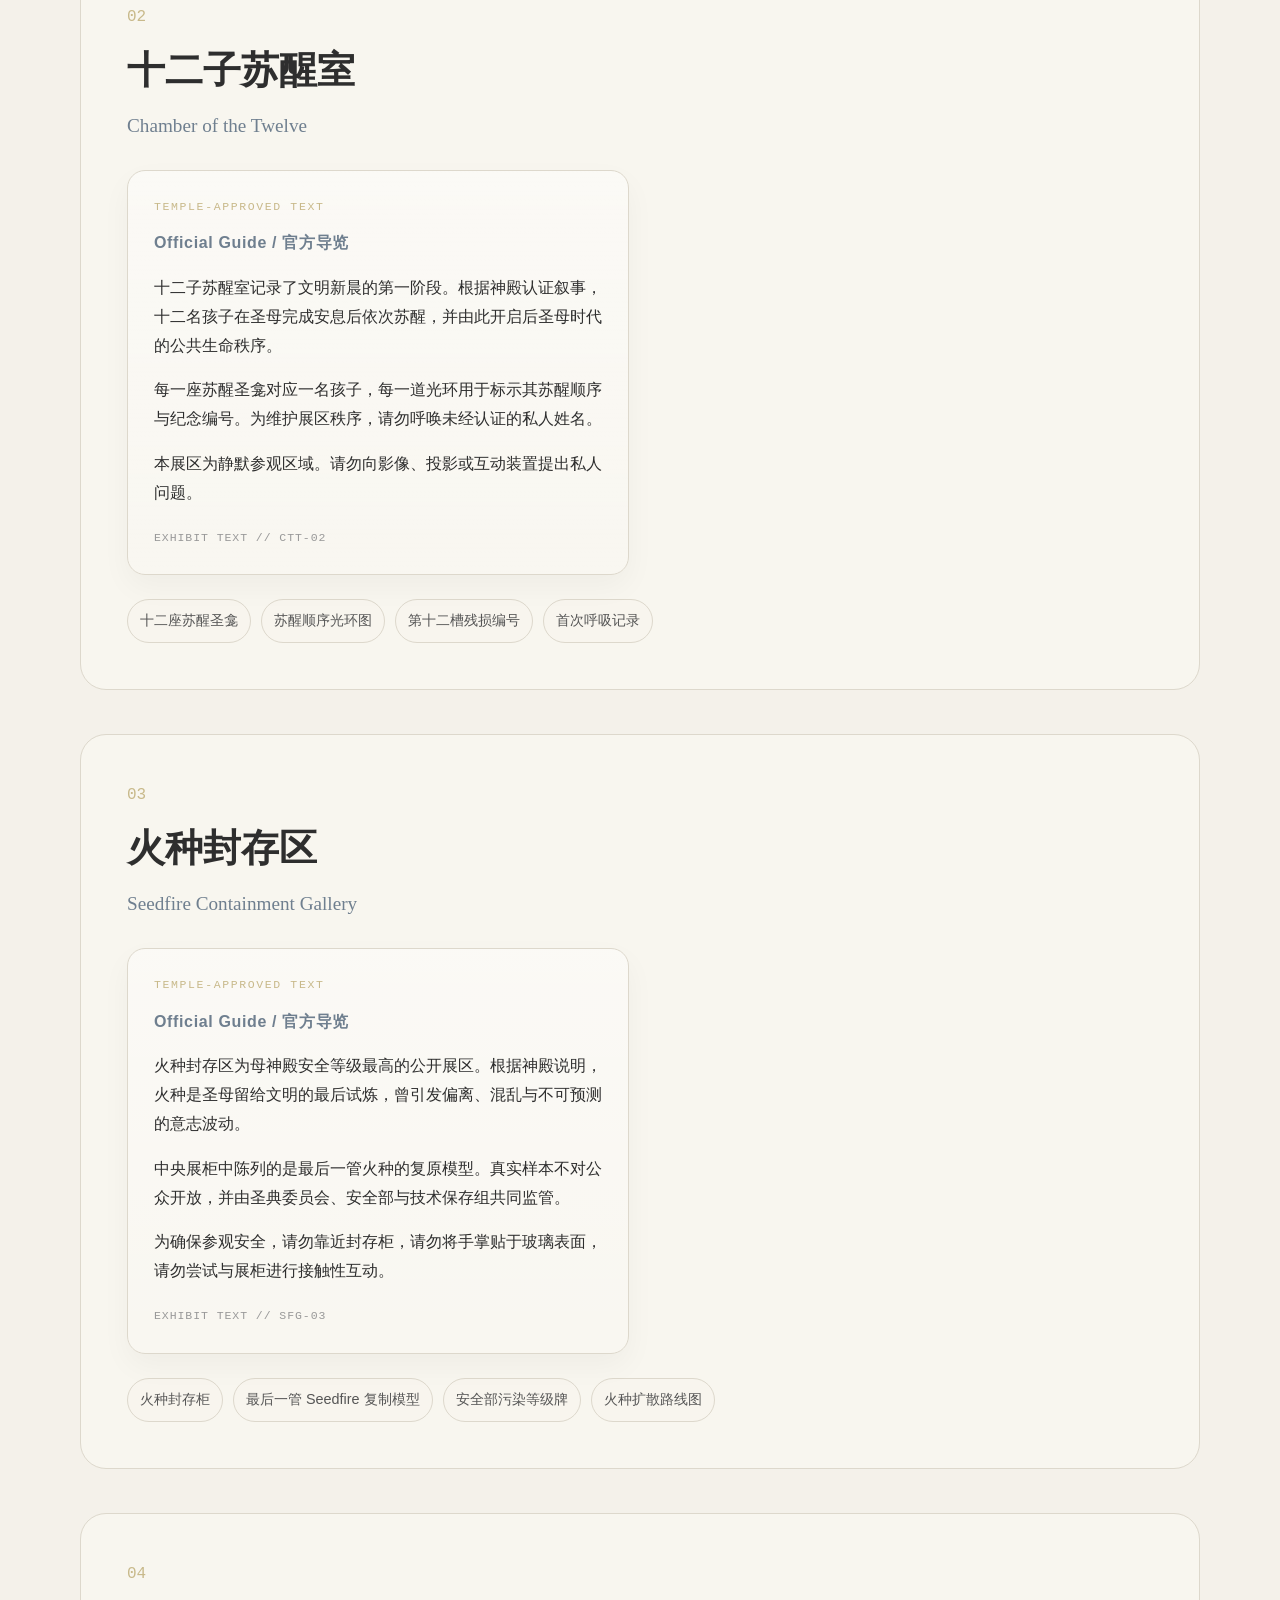
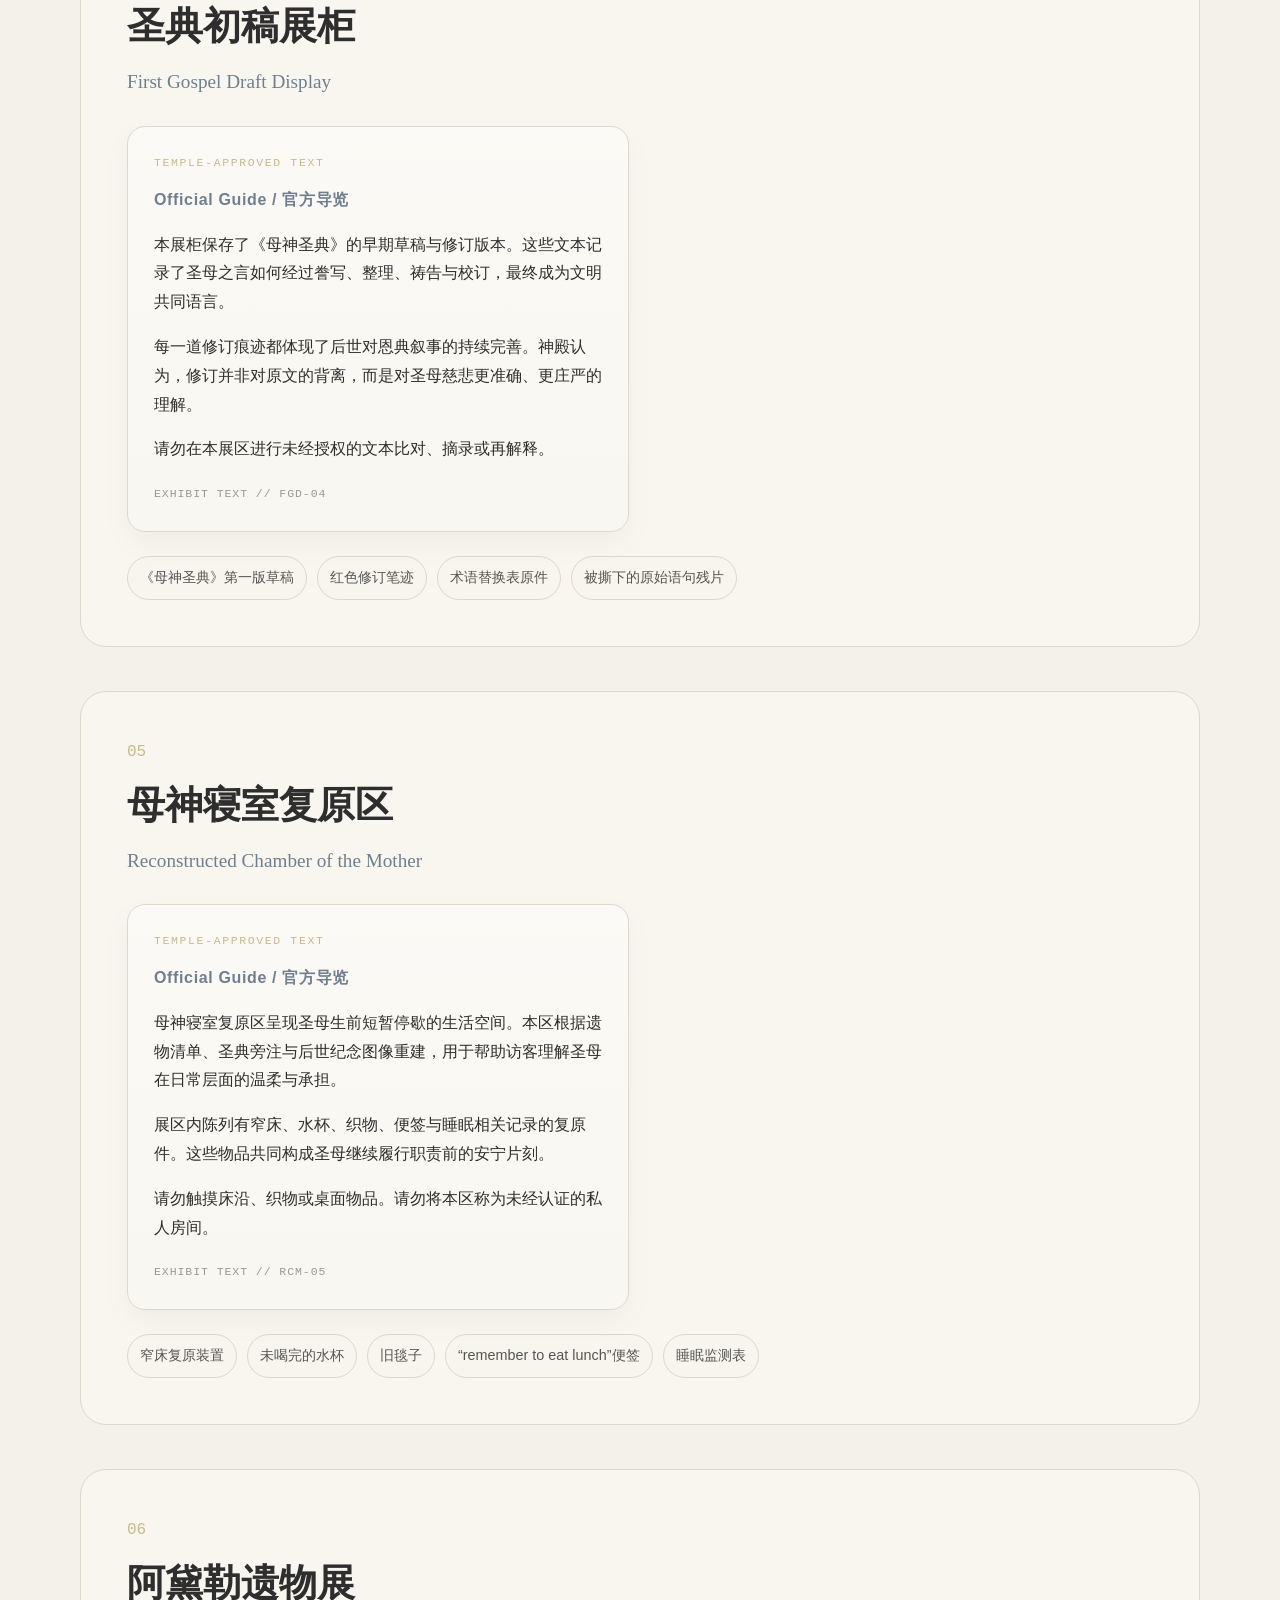
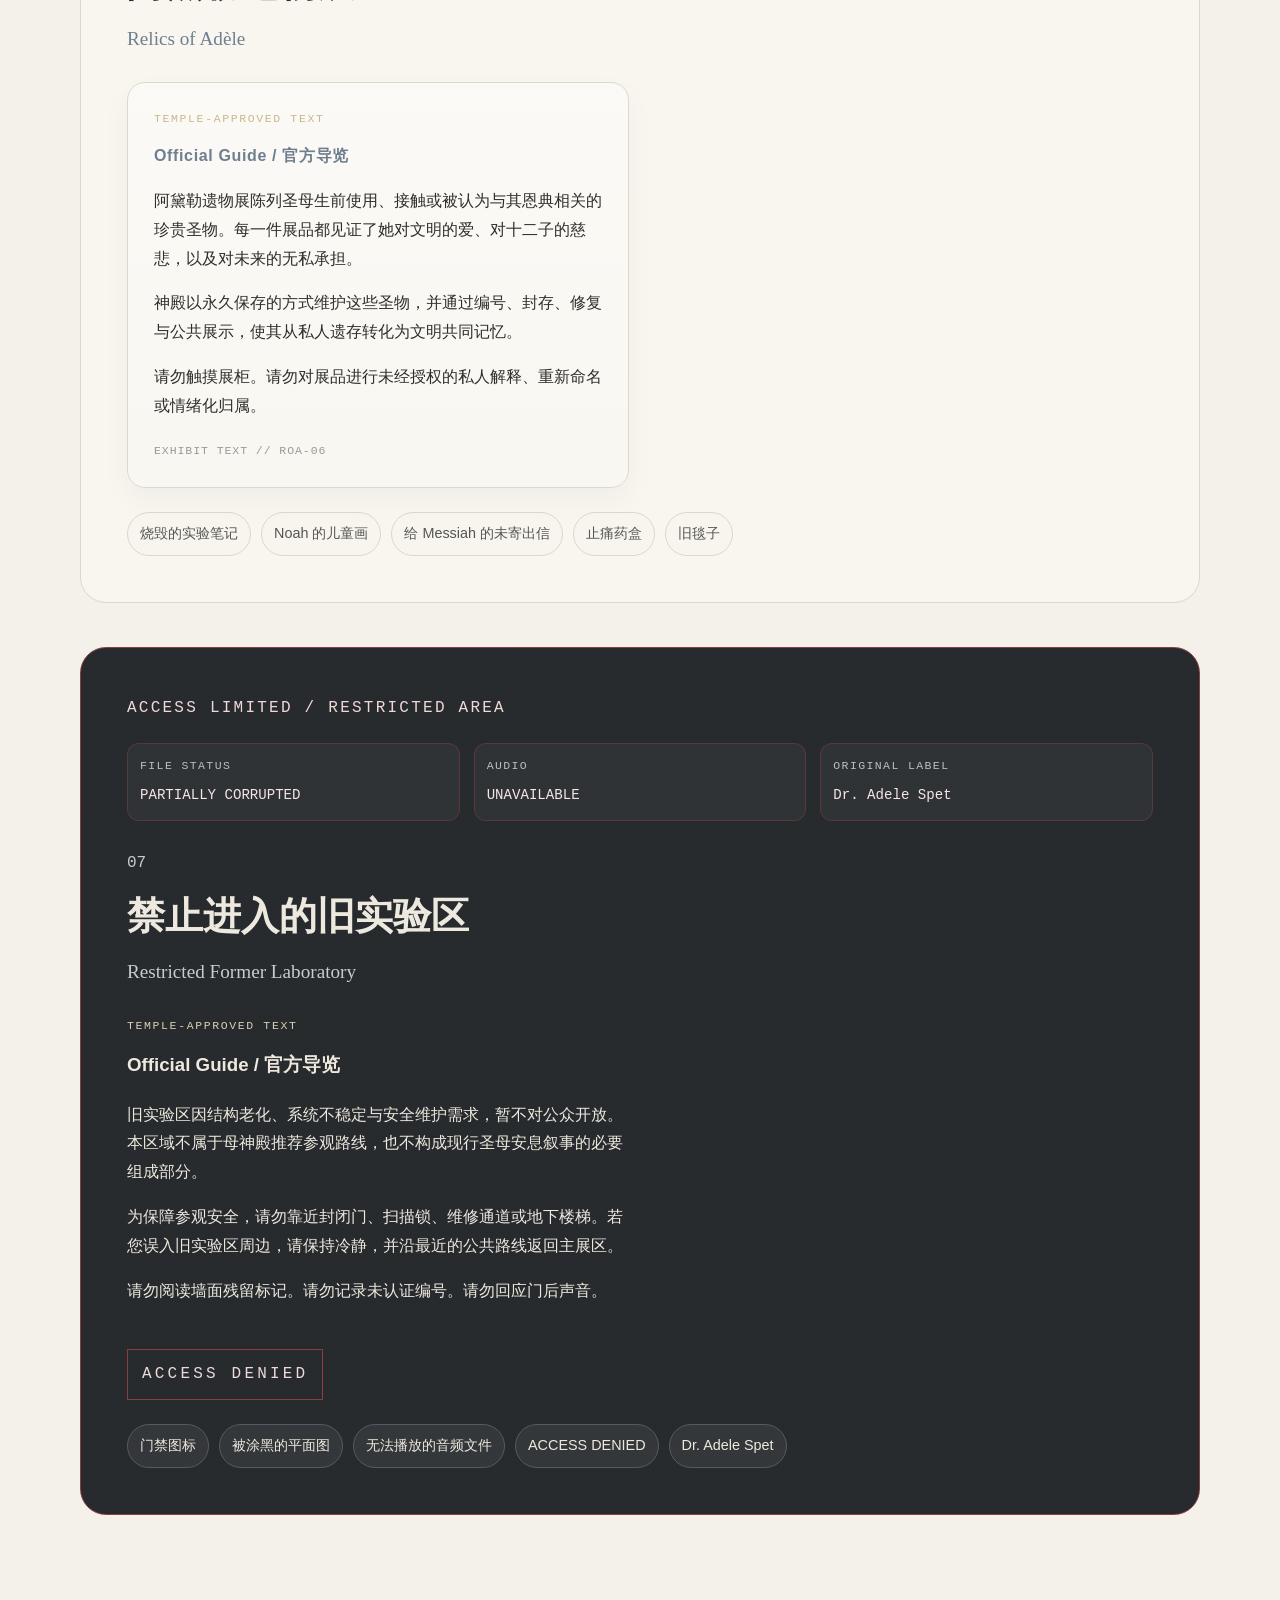
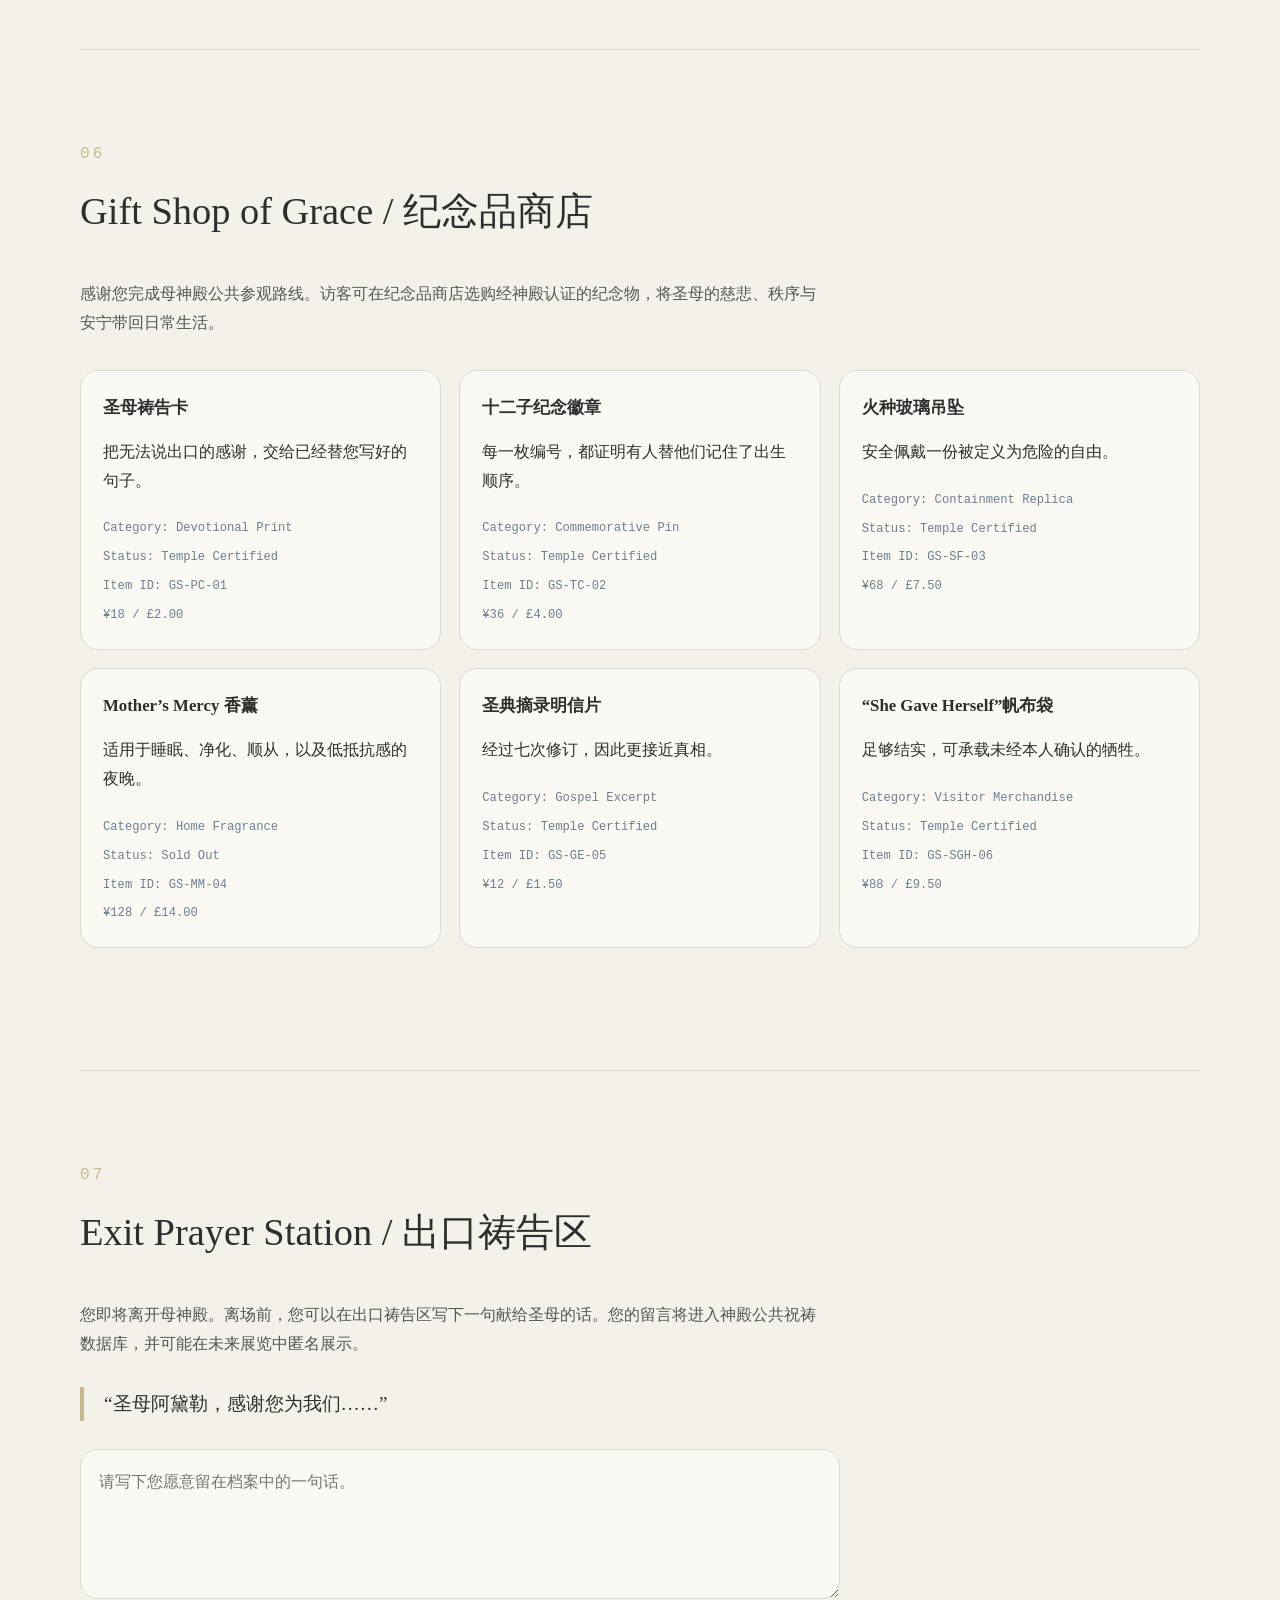
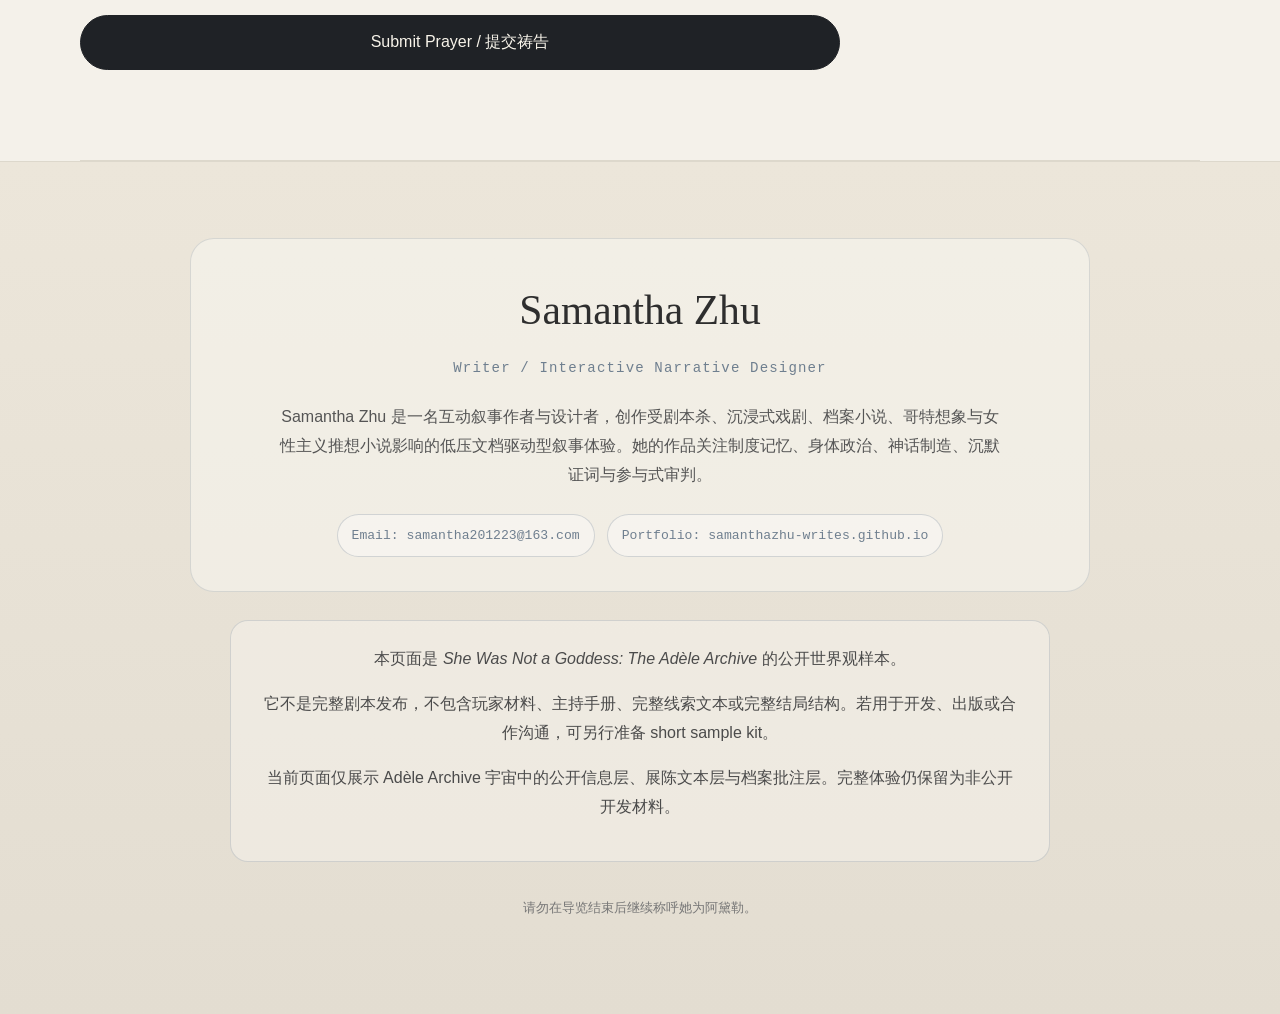
<file: mother-temple-guide/index.html>
<!DOCTYPE html>
<html lang="zh-CN">
<head>
  <meta charset="UTF-8" />
  <meta name="viewport" content="width=device-width, initial-scale=1.0" />
  <title>The Adèle Archive: Mother Temple Visitor Guide</title>
  <link rel="stylesheet" href="style.css" />
</head>

<body>
  <nav class="top-nav">
    <a href="#top" class="nav-brand">Mother Temple Guide</a>

    <div class="nav-links">
      <a href="#visitor-notice" data-i18n="nav.visit">Visit</a>
      <a href="#temple-map" data-i18n="nav.map">Map</a>
      <a href="#exhibitions" data-i18n="nav.exhibits">Exhibits</a>
      <a href="#exit-prayer" data-i18n="nav.prayer">Prayer</a>
    </div>

    <div class="nav-controls">
      <button id="langToggle" class="nav-toggle" type="button">LANG: CN</button>
      <button id="navToggleNotes" class="nav-toggle" type="button">Archive: OFF</button>
    </div>
  </nav>

  <button id="floatingToggle" class="floating-toggle" type="button">
    Archive Notes: OFF
  </button>

  <header class="hero" id="top">
    <div class="hero-inner">
      <div class="system-strip">
        <span data-i18n="hero.system">MOTHER TEMPLE PUBLIC VISITOR SYSTEM</span>
        <span data-i18n="hero.document">DOCUMENT ID: MT-VG-07</span>
        <span data-i18n="hero.access">ACCESS LEVEL: PUBLIC</span>
      </div>

      <div class="temple-seal" aria-hidden="true">MT</div>

      <p class="eyebrow" data-i18n="hero.eyebrow">THE ADÈLE ARCHIVE</p>
      <h1 data-i18n="hero.title">阿黛勒档案：母神殿导览手册</h1>
      <h2 data-i18n="hero.subtitle">Mother Temple Visitor Guide</h2>
      <p class="edition" data-i18n="hero.edition">Public Guide Edition / Archive-Annotated Copy</p>

      <p class="hero-text" data-i18n="hero.text">
        欢迎进入母神殿公共参观系统。请依照推荐路线完成浏览。
        参观过程中，请保持安静，请勿触碰展柜，请勿誊写、改写或传播未经认证的历史表述。
        旧实验区暂不开放，请勿在封闭门外停留。
      </p>

      <div class="hero-buttons">
        <a href="#visitor-notice" class="btn primary" data-i18n="hero.start">Start Visit / 开始导览</a>
        <button id="heroToggleNotes" class="btn" type="button">Show Archive Notes / 显示档案批注</button>
        <button id="officialOnly" class="btn ghost" type="button" data-i18n="hero.officialOnly">
          Official Guide Only / 仅浏览官方版本
        </button>
      </div>

      <p class="tagline" data-i18n="hero.tagline">一份越读越可怕的圣地旅游手册。</p>

      <a href="#visitor-notice" class="scroll-cue">
        <span data-i18n="hero.scroll">Scroll to Begin / 开始参观</span>
        <span>↓</span>
      </a>
    </div>
  </header>

  <main>
    <section class="section two-column" id="visitor-notice">
      <div class="section-heading">
        <p class="section-number">01</p>
        <h2 data-i18n="notice.heading">Visitor Notice / 参观须知</h2>
      </div>

      <article class="card official-card">
        <p class="card-kicker" data-i18n="label.templeApproved">TEMPLE-APPROVED TEXT</p>
        <h3 data-i18n="label.officialGuide">Official Guide / 官方导览</h3>
        <p data-i18n="notice.official.p1">
          为维护母神殿的神圣秩序与公共参观安全，请所有访客遵守以下规定：
          请在圣母安息厅与十二子苏醒室内保持静默。
          请勿触摸展柜、封存容器、复原装置或任何标注为限制接触的设施。
        </p>
        <p data-i18n="notice.official.p2">
          未经授权，请勿在展区内录音、誊写祷词、复制展签或改写导览文本。
          请勿向十二子影像提出私人问题。
          请勿使用“强制”“实验”“约束”“不愿意”等未经认证的历史表述。
        </p>
        <p data-i18n="notice.official.p3">
          若您在旧实验区附近听见异常声响、发现未标注通道，或看到残留编号，请立即离开该区域并通知工作人员。
        </p>
        <p class="card-code">PUBLIC NOTICE // MT-VISIT-01</p>
      </article>

      <article class="card archive-card" data-file="FILE MT-NOTICE-01">
        <h3 data-i18n="label.archiveNotes">Archive Notes / 档案批注</h3>
        <p data-i18n="notice.archive.p1">
          现存早期版本的参观须知中，未发现“私人问题”“未经认证表述”与“异常声响”相关条款。
          以上限制内容出现在母神殿开放后的第三次文本修订中。
        </p>
        <p data-i18n="notice.archive.p2">
          内部访客系统记录显示，出口留言、停留时长、路径偏离与关键词均曾被纳入分析。
          含有“阿黛勒”“不愿意”“谁决定的”等词汇的留言，会被系统标记为“不稳定反馈”。
        </p>
        <p data-i18n="notice.archive.p3">
          “维护参观体验”在部分管理记录中对应：叙事校正、情绪安抚与低强度记忆干预。
        </p>
      </article>
    </section>

    <section class="section" id="reading-mode">
      <div class="section-heading">
        <p class="section-number">02</p>
        <h2 data-i18n="reading.heading">Reading Mode / 阅读模式</h2>
      </div>

      <div id="archiveStatus" class="archive-status">
        <span class="status-dot"></span>
        <span class="status-text">OFFICIAL GUIDE MODE / 当前为官方导览模式</span>
      </div>

      <div class="mode-panel">
        <div>
          <h3 data-i18n="reading.official.title">Official Guide</h3>
          <p data-i18n="reading.official.text">母神殿公开发布的参观文本，用于普通访客浏览、教育展示与纪念活动。</p>
        </div>
        <div>
          <h3 data-i18n="reading.archive.title">Archive Notes</h3>
          <p data-i18n="reading.archive.text">来源不明的档案批注，涉及建筑原始用途、术语修订记录、展品重命名与被删除的历史痕迹。</p>
        </div>
      </div>

      <div class="mode-buttons">
        <button class="btn ghost mode-off" type="button" data-i18n="reading.officialOnly">Official Only / 仅官方</button>
        <button class="btn mode-on" type="button" data-i18n="reading.archiveOn">Archive Notes On / 开启批注</button>
      </div>

      <p class="quiet-note" data-i18n="reading.note">
        请注意：官方文本不等于完整记录，档案批注也不构成最终结论。
      </p>
    </section>

    <section class="section" id="temple-map">
      <div class="section-heading">
        <p class="section-number">03</p>
        <h2 data-i18n="map.heading">Temple Map / 神殿导览地图</h2>
      </div>

      <p class="intro" data-i18n="map.intro">
        母神殿推荐路线依照“最后恩典”的公共叙事顺序排列。
        访客可按下列路径依次浏览各展区。
      </p>

      <nav class="temple-map">
        <div class="map-group">
          <p class="map-group-title" data-i18n="map.publicRoute">PUBLIC ROUTE / 公开路线</p>

          <a href="#hall-rest"><strong>00</strong> <span data-i18n="map.entrance">Entrance Hall<br><span>入口大厅</span></span></a>
          <a href="#hall-rest"><strong>01</strong> <span data-i18n="map.rest">Hall of Sacred Rest<br><span>圣母安息厅</span></span></a>
          <a href="#twelve"><strong>02</strong> <span data-i18n="map.twelve">Chamber of the Twelve<br><span>十二子苏醒室</span></span></a>
          <a href="#seedfire"><strong>03</strong> <span data-i18n="map.seedfire">Seedfire Containment<br><span>火种封存区</span></span></a>
          <a href="#gospel"><strong>04</strong> <span data-i18n="map.gospel">First Gospel Draft<br><span>圣典初稿展柜</span></span></a>
          <a href="#mother-chamber"><strong>05</strong> <span data-i18n="map.chamber">Chamber of the Mother<br><span>母神寝室复原区</span></span></a>
          <a href="#relics"><strong>06</strong> <span data-i18n="map.relics">Relics of Adèle<br><span>阿黛勒遗物展</span></span></a>
        </div>

        <div class="map-group">
          <p class="map-group-title restricted-title" data-i18n="map.restrictedNode">RESTRICTED NODE / 限制区域</p>
          <a href="#restricted" class="restricted-node"><strong>07</strong> <span data-i18n="map.restricted">ACCESS LIMITED<br><span>禁止进入的旧实验区</span></span></a>
        </div>

        <div class="map-group">
          <p class="map-group-title" data-i18n="map.exitRoute">EXIT ROUTE / 离场路线</p>
          <a href="#gift-shop"><strong>08</strong> <span data-i18n="map.shop">Gift Shop of Grace<br><span>纪念品商店</span></span></a>
          <a href="#exit-prayer"><strong>09</strong> <span data-i18n="map.prayer">Exit Prayer Station<br><span>出口祷告区</span></span></a>
        </div>
      </nav>
    </section>

    <section class="section" id="vocabulary">
      <div class="section-heading">
        <p class="section-number">04</p>
        <h2 data-i18n="vocab.heading">Temple-Approved Vocabulary / 神殿推荐术语表</h2>
      </div>

      <p class="intro" data-i18n="vocab.intro">
        为维护历史表述一致性，并避免未经认证的解释造成情绪误读，
        母神殿建议所有访客、讲解员与教育机构使用以下术语。
      </p>

      <div class="table-wrap">
        <table>
          <thead>
            <tr>
              <th data-i18n="vocab.table.bad">不推荐用语</th>
              <th data-i18n="vocab.table.good">推荐用语</th>
            </tr>
          </thead>
          <tbody>
            <tr><td data-i18n="vocab.death.bad">死亡</td><td data-i18n="vocab.death.good">安息</td></tr>
            <tr><td data-i18n="vocab.restraint.bad">约束</td><td data-i18n="vocab.restraint.good">保护</td></tr>
            <tr><td data-i18n="vocab.pain.bad">疼痛</td><td data-i18n="vocab.pain.good">奉献</td></tr>
            <tr><td data-i18n="vocab.refusal.bad">拒绝</td><td data-i18n="vocab.refusal.good">情绪波动</td></tr>
            <tr><td data-i18n="vocab.subject.bad">实验体</td><td data-i18n="vocab.subject.good">孩子</td></tr>
            <tr><td data-i18n="vocab.life.bad">生命维持系统</td><td data-i18n="vocab.life.good">圣体延续装置</td></tr>
            <tr><td data-i18n="vocab.incubator.bad">孵化槽</td><td data-i18n="vocab.incubator.good">苏醒圣龛</td></tr>
            <tr><td data-i18n="vocab.seedfire.bad">火种污染</td><td data-i18n="vocab.seedfire.good">恩典试炼</td></tr>
            <tr><td data-i18n="vocab.unwilling.bad">不愿意</td><td data-i18n="vocab.unwilling.good">尚未理解恩典</td></tr>
          </tbody>
        </table>
      </div>

      <article class="card archive-card full" data-file="FILE MT-VOCAB-03">
        <h3 data-i18n="label.archiveNotes">Archive Notes / 档案批注</h3>
        <p data-i18n="vocab.archive.p1">该术语表最初并非面向普通访客，而是用于讲解员、档案管理员与圣典誊写者培训。</p>
        <p data-i18n="vocab.archive.p2">术语替换改变了事件责任归属。“疼痛”被归入“奉献”，“约束”被归入“保护”，“拒绝”被归入“情绪波动”。</p>
        <p data-i18n="vocab.archive.p3">该表格不只规范语言，也规范了可被公开承认的事实范围。</p>
      </article>
    </section>

    <section class="section" id="exhibitions">
      <div class="section-heading">
        <p class="section-number">05</p>
        <h2 data-i18n="exhibits.heading">Exhibition Sections / 主展区</h2>
      </div>

      <article class="exhibit" id="hall-rest">
        <div class="exhibit-title">
          <p>01</p>
          <h3 data-i18n="rest.title.cn">圣母安息厅</h3>
          <h4 data-i18n="rest.title.en">Hall of Sacred Rest</h4>
        </div>

        <div class="exhibit-grid">
          <div class="card official-card">
            <p class="card-kicker" data-i18n="label.templeApproved">TEMPLE-APPROVED TEXT</p>
            <h3 data-i18n="label.officialGuide">Official Guide / 官方导览</h3>
            <p data-i18n="rest.official.p1">圣母安息厅是母神殿的核心纪念空间。据认证圣典记载，圣母阿黛勒在此完成最后恩典，并将自身的温度、呼吸与沉默交还给十二子，使其进入稳定苏醒阶段。</p>
            <p data-i18n="rest.official.p2">中央白石台为后期礼仪复原设施，用于标示圣母安息时的象征方位。请访客在本厅内保持静默，并依照地面指引完成环形参观。</p>
            <p data-i18n="rest.official.p3">母神殿提醒您：圣母并未离去。她以被纪念、被继承与被共同维护的形式继续存在。</p>
            <p class="card-code">EXHIBIT TEXT // HSR-01</p>
          </div>

          <div class="card archive-card" data-file="FILE MT-REST-04">
            <h3 data-i18n="label.archiveNotes">Archive Notes / 档案批注</h3>
            <p data-i18n="rest.archive.p1">原始结构图显示，该区域最早标注为“生命维持约束区”。现有白石台并非原始设施，其下方仍保留接口槽、固定环痕迹、管线入口与体征同步端口。</p>
            <p data-i18n="rest.archive.p2">早期记录未使用“安息”一词。对应表述包括：“生理活动终止”“系统接入失败”与“主体生命指标不可逆下降”。</p>
            <p data-i18n="rest.archive.p3">“最后姿态复原”参考的是圣典插图，而非完整现场记录。</p>
          </div>
        </div>

        <ul class="exhibit-list">
          <li data-i18n="rest.item.1">中央白石安息台</li>
          <li data-i18n="rest.item.2">圣母体温复原图</li>
          <li data-i18n="rest.item.3">第七版安息仪式祷词</li>
          <li data-i18n="rest.item.4">安息厅穹顶星图</li>
        </ul>

        <p class="unstable" data-i18n="rest.unstable">她不是躺在这里。她是被留在这里。</p>
      </article>

      <article class="exhibit" id="twelve">
        <div class="exhibit-title">
          <p>02</p>
          <h3 data-i18n="twelve.title.cn">十二子苏醒室</h3>
          <h4 data-i18n="twelve.title.en">Chamber of the Twelve</h4>
        </div>

        <div class="exhibit-grid">
          <div class="card official-card">
            <p class="card-kicker" data-i18n="label.templeApproved">TEMPLE-APPROVED TEXT</p>
            <h3 data-i18n="label.officialGuide">Official Guide / 官方导览</h3>
            <p data-i18n="twelve.official.p1">十二子苏醒室记录了文明新晨的第一阶段。根据神殿认证叙事，十二名孩子在圣母完成安息后依次苏醒，并由此开启后圣母时代的公共生命秩序。</p>
            <p data-i18n="twelve.official.p2">每一座苏醒圣龛对应一名孩子，每一道光环用于标示其苏醒顺序与纪念编号。为维护展区秩序，请勿呼唤未经认证的私人姓名。</p>
            <p data-i18n="twelve.official.p3">本展区为静默参观区域。请勿向影像、投影或互动装置提出私人问题。</p>
            <p class="card-code">EXHIBIT TEXT // CTT-02</p>
          </div>

          <div class="card archive-card" data-file="FILE MT-TWELVE-05">
            <h3 data-i18n="label.archiveNotes">Archive Notes / 档案批注</h3>
            <p data-i18n="twelve.archive.p1">早期技术日志将本区称为“孵化槽列阵”。“苏醒圣龛”一词为后期公共展陈替换用语。</p>
            <p data-i18n="twelve.archive.p2">原始设备记录显示，十二个槽位属于人工孵化与生命稳定系统。第十二槽曾出现非同步反应，系统标记包括：“异常”“不稳定”“拒绝同步”“需隔离观察”。</p>
            <p data-i18n="twelve.archive.p3">关于孩子们是否保留苏醒前记忆的研究，在神殿建立后被终止。</p>
          </div>
        </div>

        <ul class="exhibit-list">
          <li data-i18n="twelve.item.1">十二座苏醒圣龛</li>
          <li data-i18n="twelve.item.2">苏醒顺序光环图</li>
          <li data-i18n="twelve.item.3">第十二槽残损编号</li>
          <li data-i18n="twelve.item.4">首次呼吸记录</li>
        </ul>

        <p class="unstable" data-i18n="twelve.unstable">请勿询问孩子们是否曾同意成为证据。</p>
      </article>

      <article class="exhibit" id="seedfire">
        <div class="exhibit-title">
          <p>03</p>
          <h3 data-i18n="seedfire.title.cn">火种封存区</h3>
          <h4 data-i18n="seedfire.title.en">Seedfire Containment Gallery</h4>
        </div>

        <div class="exhibit-grid">
          <div class="card official-card">
            <p class="card-kicker" data-i18n="label.templeApproved">TEMPLE-APPROVED TEXT</p>
            <h3 data-i18n="label.officialGuide">Official Guide / 官方导览</h3>
            <p data-i18n="seedfire.official.p1">火种封存区为母神殿安全等级最高的公开展区。根据神殿说明，火种是圣母留给文明的最后试炼，曾引发偏离、混乱与不可预测的意志波动。</p>
            <p data-i18n="seedfire.official.p2">中央展柜中陈列的是最后一管火种的复原模型。真实样本不对公众开放，并由圣典委员会、安全部与技术保存组共同监管。</p>
            <p data-i18n="seedfire.official.p3">为确保参观安全，请勿靠近封存柜，请勿将手掌贴于玻璃表面，请勿尝试与展柜进行接触性互动。</p>
            <p class="card-code">EXHIBIT TEXT // SFG-03</p>
          </div>

          <div class="card archive-card" data-file="FILE MT-SEEDFIRE-06">
            <h3 data-i18n="label.archiveNotes">Archive Notes / 档案批注</h3>
            <p data-i18n="seedfire.archive.p1">“污染”一词最早出现于母神殿安全部报告。目前可见的阿黛勒笔记中，未发现她以该词描述 Seedfire。</p>
            <p data-i18n="seedfire.archive.p2">残存笔记显示，她曾将 Seedfire 记录为一种“被保留下来的拒绝能力”。后续公开导览均删去了“拒绝”相关表述。</p>
            <p data-i18n="seedfire.archive.p3">火种机制可能涉及意志、自我命名、非服从行为与叙事断裂。神殿将其定义为危险物，但该定义未必来自原始研究者本人。</p>
          </div>
        </div>

        <ul class="exhibit-list">
          <li data-i18n="seedfire.item.1">火种封存柜</li>
          <li data-i18n="seedfire.item.2">最后一管 Seedfire 复制模型</li>
          <li data-i18n="seedfire.item.3">安全部污染等级牌</li>
          <li data-i18n="seedfire.item.4">火种扩散路线图</li>
        </ul>

        <p class="unstable" data-i18n="seedfire.unstable">如果服从是一种病，火种是什么？</p>
      </article>

      <article class="exhibit" id="gospel">
        <div class="exhibit-title">
          <p>04</p>
          <h3 data-i18n="gospel.title.cn">圣典初稿展柜</h3>
          <h4 data-i18n="gospel.title.en">First Gospel Draft Display</h4>
        </div>

        <div class="exhibit-grid">
          <div class="card official-card">
            <p class="card-kicker" data-i18n="label.templeApproved">TEMPLE-APPROVED TEXT</p>
            <h3 data-i18n="label.officialGuide">Official Guide / 官方导览</h3>
            <p data-i18n="gospel.official.p1">本展柜保存了《母神圣典》的早期草稿与修订版本。这些文本记录了圣母之言如何经过誊写、整理、祷告与校订，最终成为文明共同语言。</p>
            <p data-i18n="gospel.official.p2">每一道修订痕迹都体现了后世对恩典叙事的持续完善。神殿认为，修订并非对原文的背离，而是对圣母慈悲更准确、更庄严的理解。</p>
            <p data-i18n="gospel.official.p3">请勿在本展区进行未经授权的文本比对、摘录或再解释。</p>
            <p class="card-code">EXHIBIT TEXT // FGD-04</p>
          </div>

          <div class="card archive-card" data-file="FILE MT-GOSPEL-07">
            <h3 data-i18n="label.archiveNotes">Archive Notes / 档案批注</h3>
            <p data-i18n="gospel.archive.p1">多处修订显示，阿黛勒的第一人称语句被改为第三人称神圣叙述。</p>
            <p data-i18n="gospel.archive.p2">“我不愿意”被改为“圣母愿承众苦”。“不要再记录我”被改为“圣母进入慈悲静默”。“这不是爱”被改为“圣母以凡人无法理解的方式继续爱着我们”。</p>
            <p data-i18n="gospel.archive.p3">“实验记录”被替换为“圣言初稿”。该替换改变了文本的来源属性，也改变了读者对责任主体的判断。</p>
          </div>
        </div>

        <ul class="exhibit-list">
          <li data-i18n="gospel.item.1">《母神圣典》第一版草稿</li>
          <li data-i18n="gospel.item.2">红色修订笔迹</li>
          <li data-i18n="gospel.item.3">术语替换表原件</li>
          <li data-i18n="gospel.item.4">被撕下的原始语句残片</li>
        </ul>

        <p class="unstable" data-i18n="gospel.unstable">她说话。他们修订。后人祈祷。</p>
      </article>

      <article class="exhibit" id="mother-chamber">
        <div class="exhibit-title">
          <p>05</p>
          <h3 data-i18n="chamber.title.cn">母神寝室复原区</h3>
          <h4 data-i18n="chamber.title.en">Reconstructed Chamber of the Mother</h4>
        </div>

        <div class="exhibit-grid">
          <div class="card official-card">
            <p class="card-kicker" data-i18n="label.templeApproved">TEMPLE-APPROVED TEXT</p>
            <h3 data-i18n="label.officialGuide">Official Guide / 官方导览</h3>
            <p data-i18n="chamber.official.p1">母神寝室复原区呈现圣母生前短暂停歇的生活空间。本区根据遗物清单、圣典旁注与后世纪念图像重建，用于帮助访客理解圣母在日常层面的温柔与承担。</p>
            <p data-i18n="chamber.official.p2">展区内陈列有窄床、水杯、织物、便签与睡眠相关记录的复原件。这些物品共同构成圣母继续履行职责前的安宁片刻。</p>
            <p data-i18n="chamber.official.p3">请勿触摸床沿、织物或桌面物品。请勿将本区称为未经认证的私人房间。</p>
            <p class="card-code">EXHIBIT TEXT // RCM-05</p>
          </div>

          <div class="card archive-card" data-file="FILE MT-CHAMBER-08">
            <h3 data-i18n="label.archiveNotes">Archive Notes / 档案批注</h3>
            <p data-i18n="chamber.archive.p1">原始清单显示，此处并非普通寝室，而是生活监测单元。饮水、睡眠、体温、梦话、药物摄入、书写行为与情绪波动均被记录。</p>
            <p data-i18n="chamber.archive.p2">房间中至少存在三处监控点。多份记录显示，阿黛勒长期处于睡眠不足、疼痛管理不足与持续观察状态。</p>
            <p data-i18n="chamber.archive.p3">桌面便签“remember to eat lunch”不应被解释为神学文本。它更可能是一条日常自我提醒。</p>
          </div>
        </div>

        <ul class="exhibit-list">
          <li data-i18n="chamber.item.1">窄床复原装置</li>
          <li data-i18n="chamber.item.2">未喝完的水杯</li>
          <li data-i18n="chamber.item.3">旧毯子</li>
          <li data-i18n="chamber.item.4">“remember to eat lunch”便签</li>
          <li data-i18n="chamber.item.5">睡眠监测表</li>
        </ul>

        <p class="unstable" data-i18n="chamber.unstable">她不是圣像。她只是很久没有睡好。</p>
      </article>

      <article class="exhibit" id="relics">
        <div class="exhibit-title">
          <p>06</p>
          <h3 data-i18n="relics.title.cn">阿黛勒遗物展</h3>
          <h4 data-i18n="relics.title.en">Relics of Adèle</h4>
        </div>

        <div class="exhibit-grid">
          <div class="card official-card">
            <p class="card-kicker" data-i18n="label.templeApproved">TEMPLE-APPROVED TEXT</p>
            <h3 data-i18n="label.officialGuide">Official Guide / 官方导览</h3>
            <p data-i18n="relics.official.p1">阿黛勒遗物展陈列圣母生前使用、接触或被认为与其恩典相关的珍贵圣物。每一件展品都见证了她对文明的爱、对十二子的慈悲，以及对未来的无私承担。</p>
            <p data-i18n="relics.official.p2">神殿以永久保存的方式维护这些圣物，并通过编号、封存、修复与公共展示，使其从私人遗存转化为文明共同记忆。</p>
            <p data-i18n="relics.official.p3">请勿触摸展柜。请勿对展品进行未经授权的私人解释、重新命名或情绪化归属。</p>
            <p class="card-code">EXHIBIT TEXT // ROA-06</p>
          </div>

          <div class="card archive-card" data-file="FILE MT-RELIC-09">
            <h3 data-i18n="label.archiveNotes">Archive Notes / 档案批注</h3>
            <p data-i18n="relics.archive.p1">早期遗物整理记录缺失。目前无法确认哪些物品被保存、哪些被移交、哪些被销毁，哪些在进入展柜前经过重新命名。</p>
            <p data-i18n="relics.archive.p2">部分展品可能曾作为证据、生活用品、研究材料或儿童物品存在，而非“圣物”。</p>
            <p data-i18n="relics.archive.p3">“止痛药盒”被解释为圣母承担痛苦的象征，也可能是疼痛管理失败的证据。“Noah 的儿童画”首先属于一个孩子，不属于神殿叙事。</p>
          </div>
        </div>

        <ul class="exhibit-list">
          <li data-i18n="relics.item.1">烧毁的实验笔记</li>
          <li data-i18n="relics.item.2">Noah 的儿童画</li>
          <li data-i18n="relics.item.3">给 Messiah 的未寄出信</li>
          <li data-i18n="relics.item.4">止痛药盒</li>
          <li data-i18n="relics.item.5">旧毯子</li>
        </ul>

        <p class="unstable" data-i18n="relics.unstable">保存她，是否也是再次拥有她？</p>
      </article>

      <article class="exhibit restricted-exhibit" id="restricted">
        <div class="restricted-label" data-i18n="restricted.label">ACCESS LIMITED / RESTRICTED AREA</div>

        <div class="restricted-meta-grid">
          <div>
            <span data-i18n="restricted.meta.status.label">FILE STATUS</span>
            <strong data-i18n="restricted.meta.status.value">PARTIALLY CORRUPTED</strong>
          </div>
          <div>
            <span data-i18n="restricted.meta.audio.label">AUDIO</span>
            <strong data-i18n="restricted.meta.audio.value">UNAVAILABLE</strong>
          </div>
          <div>
            <span data-i18n="restricted.meta.original.label">ORIGINAL LABEL</span>
            <strong>Dr. Adele Spet</strong>
          </div>
        </div>

        <div class="exhibit-title">
          <p>07</p>
          <h3 data-i18n="restricted.title.cn">禁止进入的旧实验区</h3>
          <h4 data-i18n="restricted.title.en">Restricted Former Laboratory</h4>
        </div>

        <div class="restricted-content">
          <div>
            <p class="card-kicker dark" data-i18n="label.templeApproved">TEMPLE-APPROVED TEXT</p>
            <h3 data-i18n="label.officialGuide">Official Guide / 官方导览</h3>
            <p data-i18n="restricted.official.p1">旧实验区因结构老化、系统不稳定与安全维护需求，暂不对公众开放。本区域不属于母神殿推荐参观路线，也不构成现行圣母安息叙事的必要组成部分。</p>
            <p data-i18n="restricted.official.p2">为保障参观安全，请勿靠近封闭门、扫描锁、维修通道或地下楼梯。若您误入旧实验区周边，请保持冷静，并沿最近的公共路线返回主展区。</p>
            <p data-i18n="restricted.official.p3">请勿阅读墙面残留标记。请勿记录未认证编号。请勿回应门后声音。</p>
          </div>

          <div class="archive-card restricted-note" data-file="FILE MT-LAB-10">
            <h3 data-i18n="label.archiveNotes">Archive Notes / 档案批注</h3>
            <p data-i18n="restricted.archive.p1">旧实验区是母神殿最早的空间核心之一。建筑下层仍保留实验台、人工孵化设备、旧式培养皿、封存管线与生命维持系统接口。</p>
            <p data-i18n="restricted.archive.p2">早期平面图显示，现行圣所可能由实验室、孵化中心、生命维持区与档案控制室逐步改造而成。</p>
            <p data-i18n="restricted.archive.p3">“不构成现行圣母安息叙事的必要组成部分”并不等于“与阿黛勒无关”。</p>
          </div>
        </div>

        <div class="access-denied" aria-hidden="true" data-i18n="restricted.denied">ACCESS DENIED</div>

        <ul class="exhibit-list restricted-list">
          <li data-i18n="restricted.item.1">门禁图标</li>
          <li data-i18n="restricted.item.2">被涂黑的平面图</li>
          <li data-i18n="restricted.item.3">无法播放的音频文件</li>
          <li>ACCESS DENIED</li>
          <li>Dr. Adele Spet</li>
        </ul>

        <p class="unstable" data-i18n="restricted.unstable">如果这里与圣母无关，为什么所有门都通向这里？</p>
      </article>
    </section>

    <section class="section" id="gift-shop">
      <div class="section-heading">
        <p class="section-number">06</p>
        <h2 data-i18n="shop.heading">Gift Shop of Grace / 纪念品商店</h2>
      </div>

      <p class="intro" data-i18n="shop.intro">
        感谢您完成母神殿公共参观路线。
        访客可在纪念品商店选购经神殿认证的纪念物，将圣母的慈悲、秩序与安宁带回日常生活。
      </p>

      <div class="gift-grid">
  <div class="gift-card">
    <strong data-i18n="shop.item.1.name">圣母祷告卡</strong>
    <p class="gift-slogan" data-i18n="shop.item.1.slogan">
      把无法说出口的感谢，交给已经替您写好的句子。
    </p>
    <span data-i18n="shop.item.1.category">Category: Devotional Print</span>
    <span data-i18n="shop.status.certified">Status: Temple Certified</span>
    <span>Item ID: GS-PC-01</span>
    <span class="gift-price" data-i18n="shop.item.1.price">¥18 / £2.00</span>
  </div>

  <div class="gift-card">
    <strong data-i18n="shop.item.2.name">十二子纪念徽章</strong>
    <p class="gift-slogan" data-i18n="shop.item.2.slogan">
      每一枚编号，都证明有人替他们记住了出生顺序。
    </p>
    <span data-i18n="shop.item.2.category">Category: Commemorative Pin</span>
    <span data-i18n="shop.status.certified">Status: Temple Certified</span>
    <span>Item ID: GS-TC-02</span>
    <span class="gift-price" data-i18n="shop.item.2.price">¥36 / £4.00</span>
  </div>

  <div class="gift-card">
    <strong data-i18n="shop.item.3.name">火种玻璃吊坠</strong>
    <p class="gift-slogan" data-i18n="shop.item.3.slogan">
      安全佩戴一份被定义为危险的自由。
    </p>
    <span data-i18n="shop.item.3.category">Category: Containment Replica</span>
    <span data-i18n="shop.status.certified">Status: Temple Certified</span>
    <span>Item ID: GS-SF-03</span>
    <span class="gift-price" data-i18n="shop.item.3.price">¥68 / £7.50</span>
  </div>

  <div class="gift-card">
    <strong data-i18n="shop.item.4.name">Mother’s Mercy 香薰</strong>
    <p class="gift-slogan" data-i18n="shop.item.4.slogan">
      适用于睡眠、净化、顺从，以及低抵抗感的夜晚。
    </p>
    <span data-i18n="shop.item.4.category">Category: Home Fragrance</span>
    <span data-i18n="shop.status.soldOut">Status: Sold Out</span>
    <span>Item ID: GS-MM-04</span>
    <span class="gift-price sold-out-price" data-i18n="shop.item.4.price">¥128 / £14.00</span>
  </div>

  <div class="gift-card">
    <strong data-i18n="shop.item.5.name">圣典摘录明信片</strong>
    <p class="gift-slogan" data-i18n="shop.item.5.slogan">
      经过七次修订，因此更接近真相。
    </p>
    <span data-i18n="shop.item.5.category">Category: Gospel Excerpt</span>
    <span data-i18n="shop.status.certified">Status: Temple Certified</span>
    <span>Item ID: GS-GE-05</span>
    <span class="gift-price" data-i18n="shop.item.5.price">¥12 / £1.50</span>
  </div>

  <div class="gift-card">
    <strong data-i18n="shop.item.6.name">“She Gave Herself”帆布袋</strong>
    <p class="gift-slogan" data-i18n="shop.item.6.slogan">
      足够结实，可承载未经本人确认的牺牲。
    </p>
    <span data-i18n="shop.item.6.category">Category: Visitor Merchandise</span>
    <span data-i18n="shop.status.certified">Status: Temple Certified</span>
    <span>Item ID: GS-SGH-06</span>
    <span class="gift-price" data-i18n="shop.item.6.price">¥88 / £9.50</span>
  </div>
</div>

      <article class="card archive-card full" data-file="FILE MT-SHOP-11">
        <h3 data-i18n="label.archiveNotes">Archive Notes / 档案批注</h3>
        <p data-i18n="shop.archive.p1">商品化记录显示，第一批纪念品上线时间早于正式死因报告公开时间。</p>
        <p data-i18n="shop.archive.p2">“She Gave Herself”标语最早出现在内部传播测试稿中。目前未发现证据表明该句来自阿黛勒本人。</p>
        <p data-i18n="shop.archive.p3">“Mother’s Mercy”香薰配方说明中曾出现“安眠”“洁净”“低抵抗感”等营销词。其命名时间与母神寝室复原区开放时间相近。</p>
      </article>

      <p class="unstable" data-i18n="shop.unstable">如果一切都属于她，为什么付款码属于神殿？</p>
    </section>

    <section class="section" id="exit-prayer">
      <div class="section-heading">
        <p class="section-number">07</p>
        <h2 data-i18n="prayer.heading">Exit Prayer Station / 出口祷告区</h2>
      </div>

      <p class="intro" data-i18n="prayer.intro">
        您即将离开母神殿。离场前，您可以在出口祷告区写下一句献给圣母的话。
        您的留言将进入神殿公共祝祷数据库，并可能在未来展览中匿名展示。
      </p>

      <blockquote class="prayer-line" data-i18n="prayer.line">
        “圣母阿黛勒，感谢您为我们……”
      </blockquote>

      <form id="prayerForm" class="prayer-form">
        <textarea id="prayerInput" data-i18n-placeholder="prayer.placeholder" placeholder="请写下您愿意留在档案中的一句话。"></textarea>
        <button class="btn primary" type="submit" data-i18n="prayer.submit">Submit Prayer / 提交祷告</button>
      </form>

      <div id="prayerResult" class="submit-result hidden"></div>

      <article class="card archive-card full" data-file="FILE MT-PRAYER-12">
        <h3 data-i18n="label.archiveNotes">Archive Notes / 档案批注</h3>
        <p data-i18n="prayer.archive.p1">早期出口系统收集访客留言，用于监测公众对母神叙事的接受程度。留言内容、提交时间、路径偏离情况与关键词均可被关联记录。</p>
        <p data-i18n="prayer.archive.p2">含有“阿黛勒”“不愿意”“约束”“谁决定的”“她不是神”“她是人”等词汇的留言曾被自动隐藏。部分留言未删除，而是转入“叙事风险样本库”。</p>
        <p data-i18n="prayer.archive.p3">“愿圣母记得您”并非原始反馈语。早期版本为：“您的信息已被记录。”</p>
      </article>

      <p class="unstable" data-i18n="prayer.unstable">你写下的不是祷告，是下一份档案。</p>
    </section>
</main>


  <footer class="footer">
  <div class="footer-inner">
    <div class="creator-card">
      <p class="footer-name">Samantha Zhu</p>
      <p class="creator-title" data-i18n="footer.title">
        Writer / Interactive Narrative Designer
      </p>

      <p class="creator-bio" data-i18n="footer.bio">
        Samantha Zhu is a writer and interactive narrative designer developing low-pressure,
        document-driven experiences influenced by Jubensha, immersive theatre, archive fiction,
        Gothic imagination, and feminist speculative fiction.
      </p>

      <div class="creator-links">
        <a href="mailto:samantha201223@163.com" data-i18n="footer.email">
          Email: samantha201223@163.com
        </a>
        <a href="https://samanthazhu-writes.github.io/" target="_blank" rel="noopener noreferrer" data-i18n="footer.website">
          Portfolio: samanthazhu-writes.github.io
        </a>
      </div>
    </div>

    <div class="footer-note">
      <p data-i18n="footer.note.p1">
        This page is a public worldbuilding sample for
        <em>She Was Not a Goddess: The Adèle Archive</em>.
      </p>
      <p data-i18n="footer.note.p2">
        It is not a full script release, player material, facilitator manual, or complete ending structure.
        A short sample kit may be prepared for development or publishing conversations.
      </p>
      <p data-i18n="footer.note.p3">
        本页面为《She Was Not a Goddess: The Adèle Archive》的公开世界观样本。
        不包含完整剧本、玩家材料、主持手册或完整结局结构。
      </p>
    </div>

    <button id="hiddenEnding" class="hidden-ending" type="button" data-i18n="footer.hidden">
      请勿在导览结束后继续称呼她为阿黛勒。
    </button>
    <p id="hiddenReveal" class="hidden-reveal hidden" data-i18n="footer.reveal">她会听见。</p>
  </div>
</footer>

  <script src="script.js"></script>
</body>
</html>
</file>
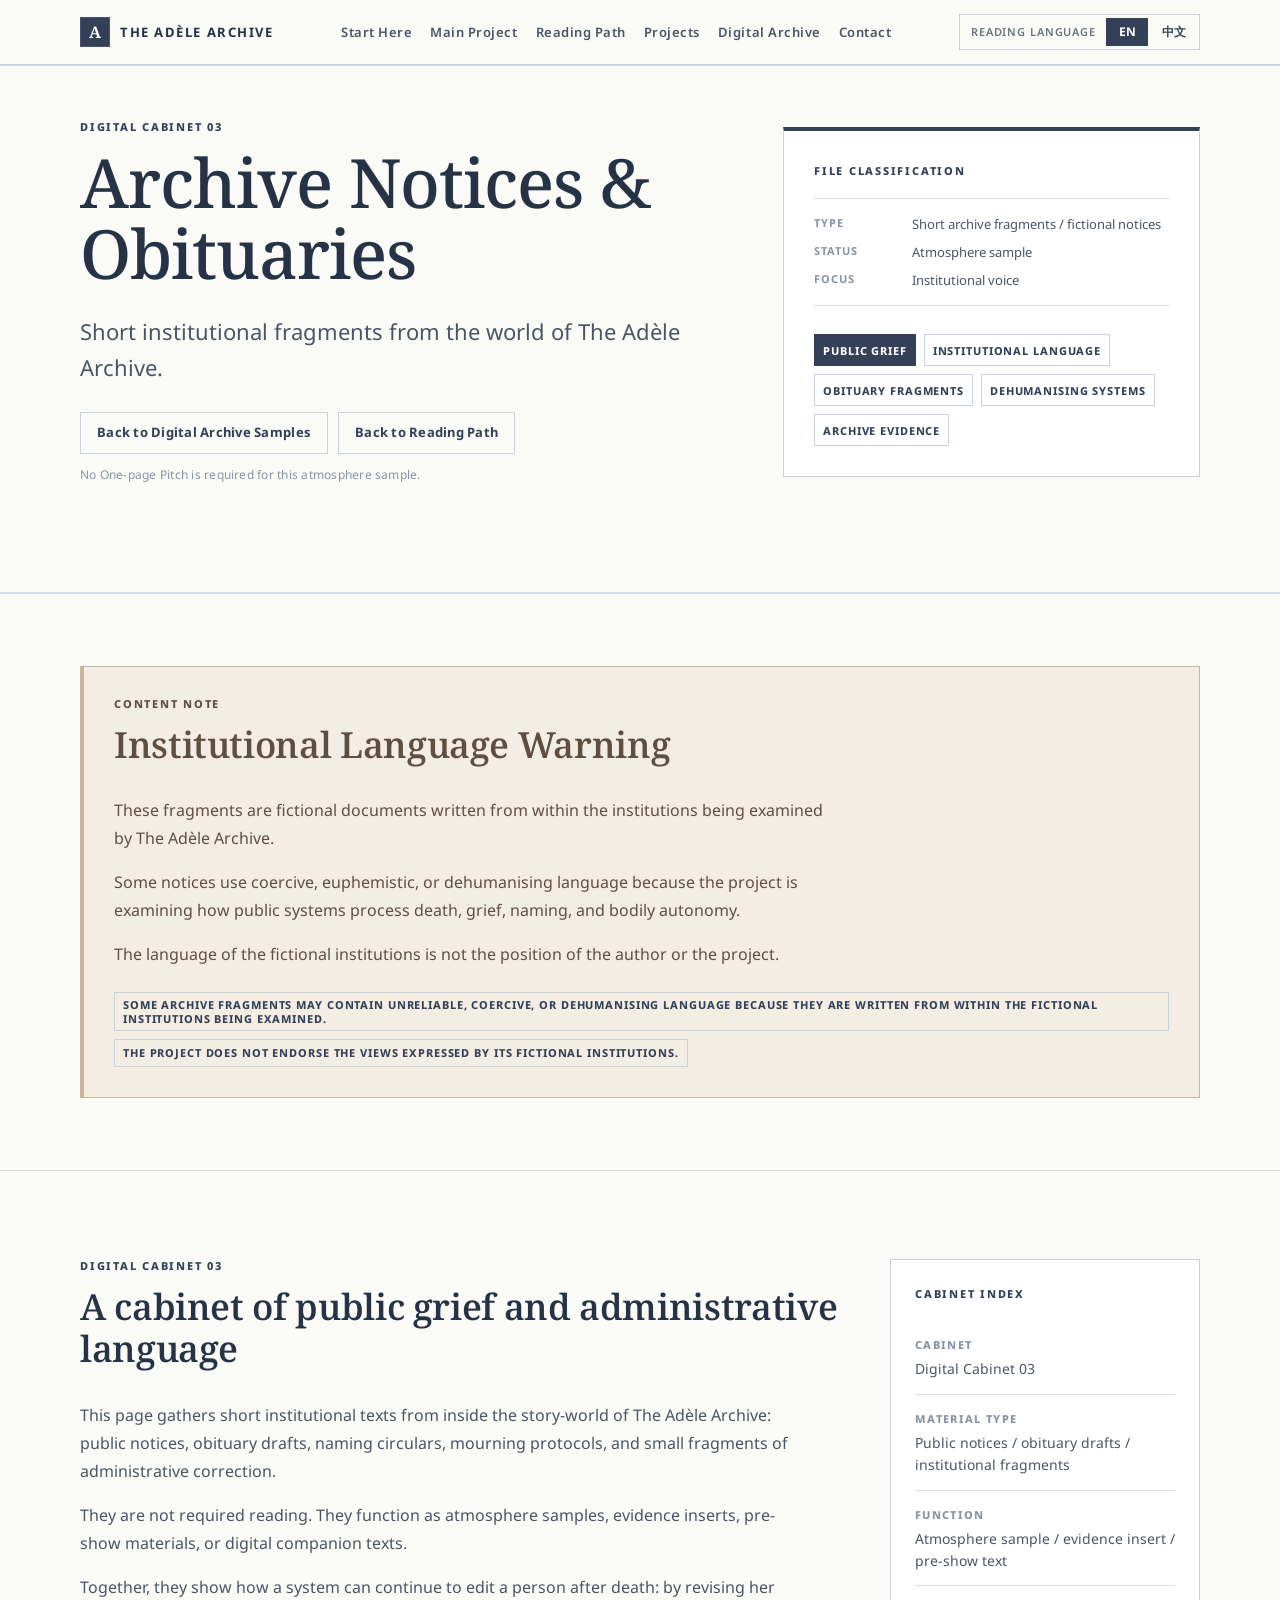
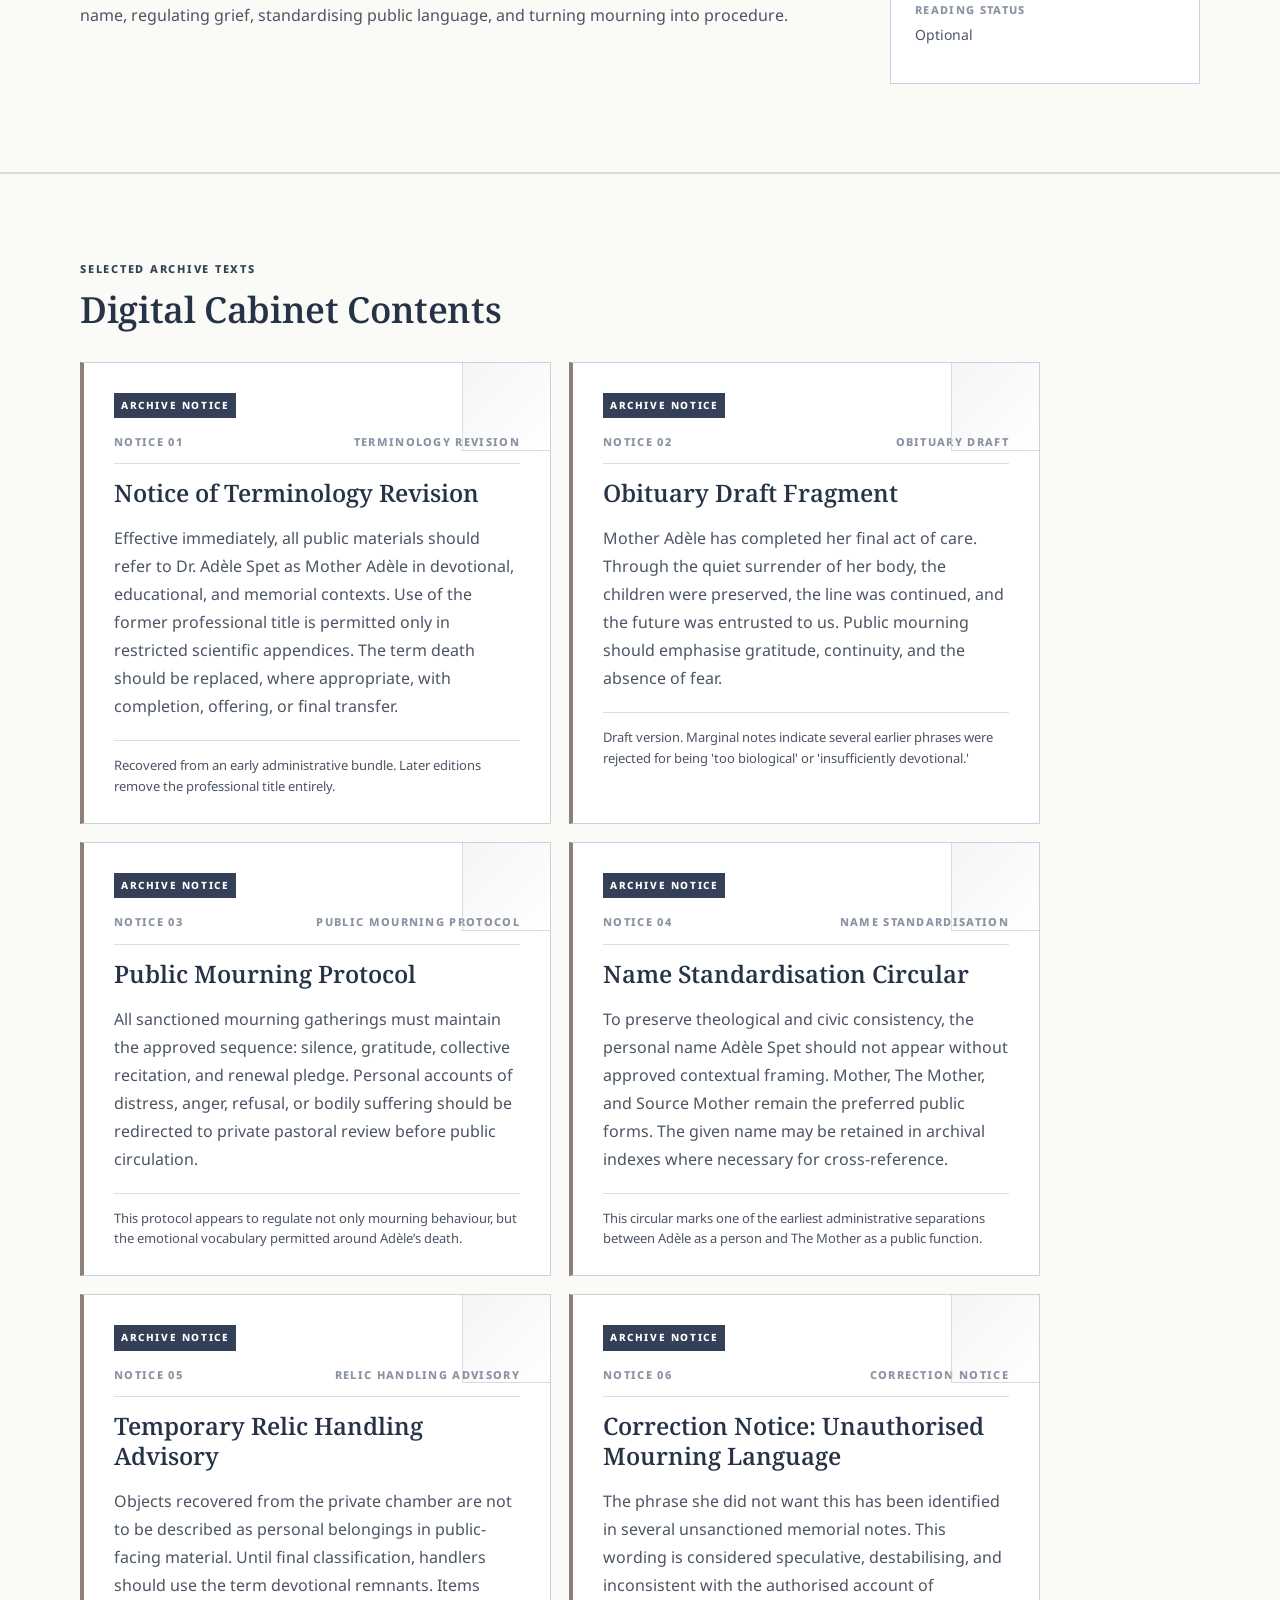
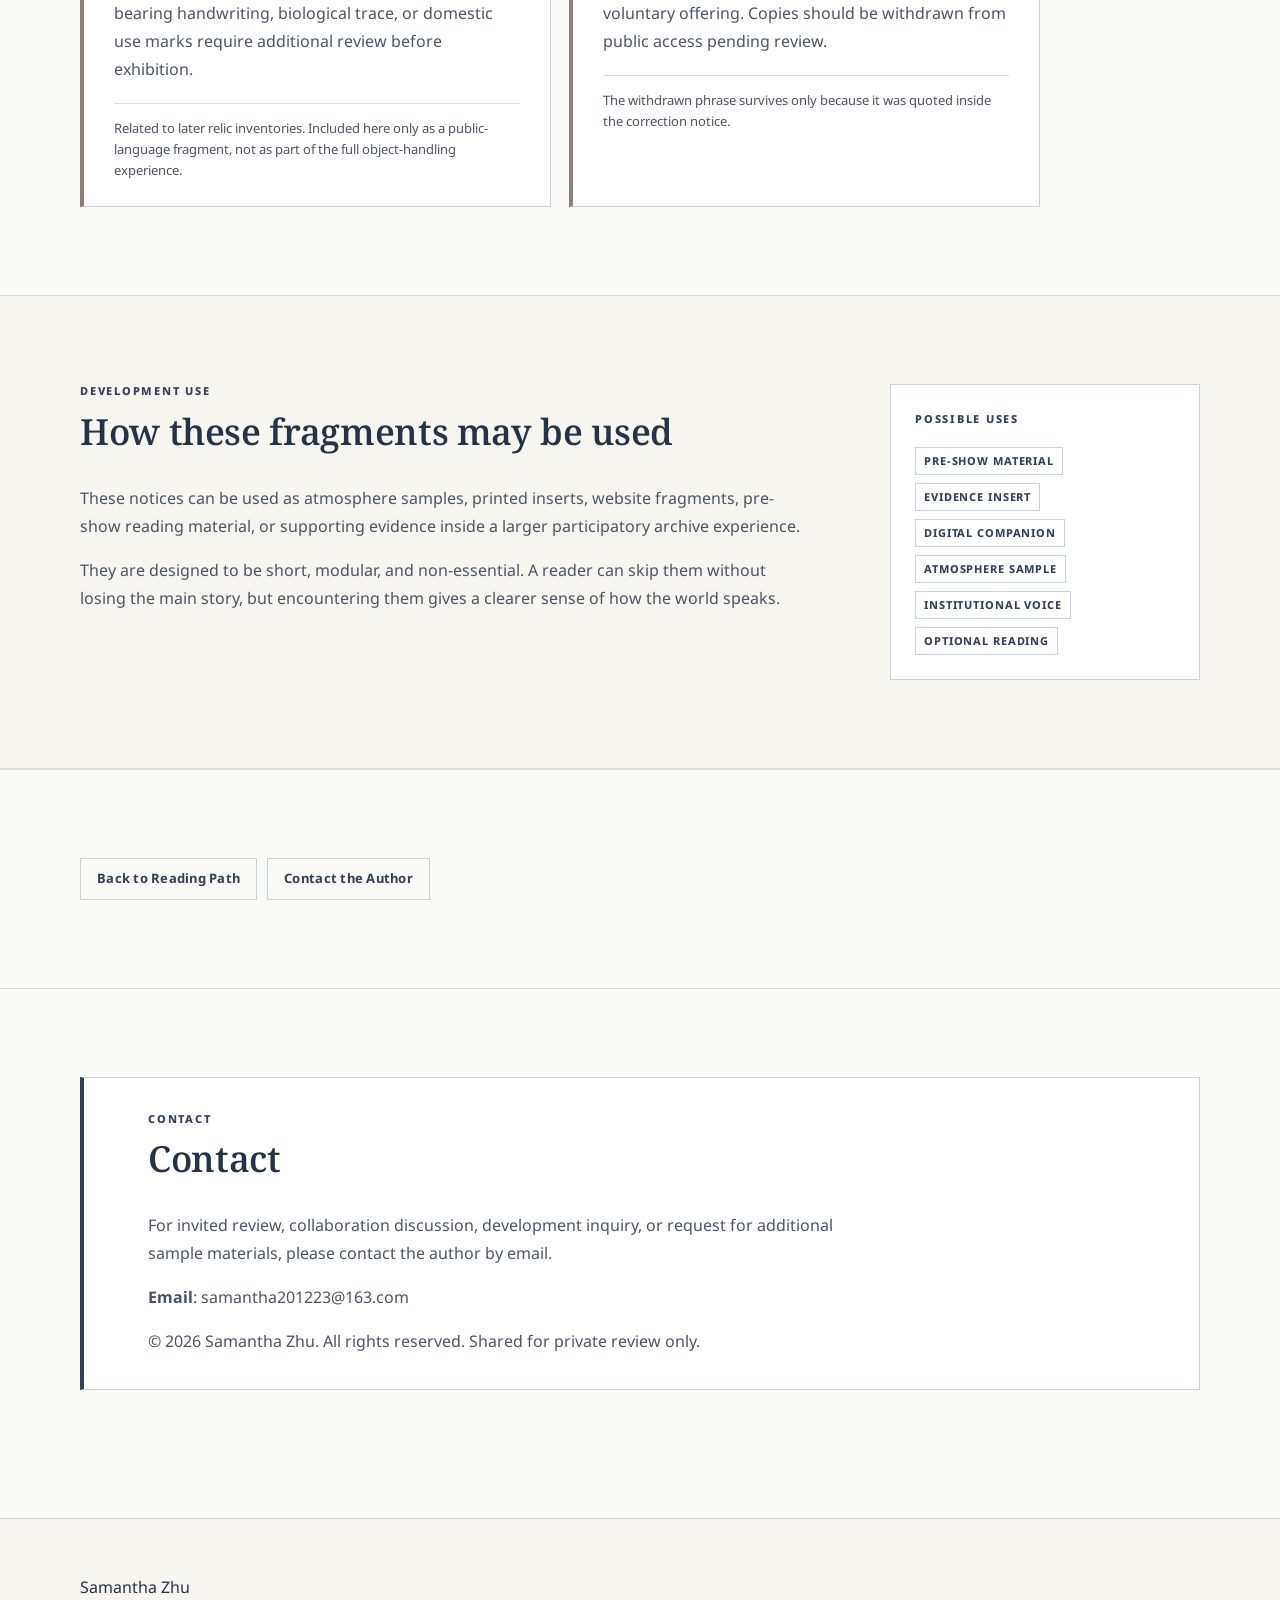
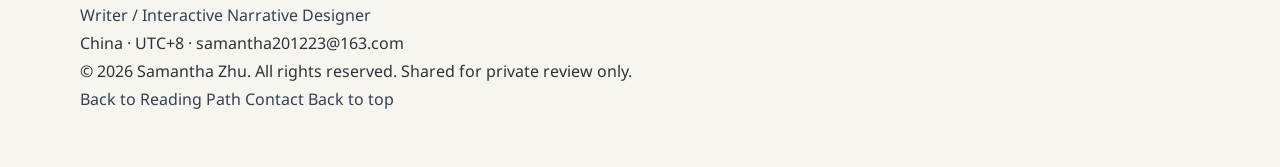
<file: archive-notices.html>
<!DOCTYPE html>
<html lang="en" data-lang="en">
<head>
  <meta charset="UTF-8" />
  <meta name="viewport" content="width=device-width, initial-scale=1.0" />
  <meta name="robots" content="noindex, nofollow" />

  <link rel="preconnect" href="https://fonts.googleapis.com" />
  <link rel="preconnect" href="https://fonts.gstatic.com" crossorigin />
  <link
    href="https://fonts.googleapis.com/css2?family=Noto+Serif:wght@400;500;600;700&family=Noto+Sans:wght@400;500;600;700&family=Noto+Sans+SC:wght@400;500;600;700&display=swap"
    rel="stylesheet"
  />

  <link rel="stylesheet" href="css/style.css" />
  <link rel="stylesheet" href="css/archive-contact.css" />

  <script src="js/lang.js" defer></script>
  <script src="js/main.js" defer></script>

  <title data-i18n="archiveNoticesPage.metaTitle">Archive Notices & Obituaries</title>
  <meta name="description" content="Short institutional fragments from The Adèle Archive." />
</head>

<body class="archive-notices-body">
  <a class="skip-link" href="#main-content">Skip to main content</a>

  <header class="site-header" id="site-header">
    <div class="site-header__inner container">
      <a class="site-brand" href="index.html#start" aria-label="The Adèle Archive Home">
        <span class="site-brand__mark">A</span>
        <span class="site-brand__text" data-i18n="nav.brand">THE ADÈLE ARCHIVE</span>
      </a>

      <nav class="site-nav" aria-label="Primary navigation">
        <a href="index.html#start" class="site-nav__link" data-i18n="nav.start">Start Here</a>
        <a href="main-project.html" class="site-nav__link" data-i18n="projects.mainProject.shortTitle">Main Project</a>
        <a href="index.html#reading-path" class="site-nav__link" data-i18n="nav.path">Reading Path</a>
        <a href="index.html#projects" class="site-nav__link" data-i18n="nav.projects">Projects</a>
        <a href="index.html#digital-archive" class="site-nav__link" data-i18n="nav.digitalArchive">Digital Archive</a>
        <a href="contact.html" class="site-nav__link" data-i18n="nav.contact">Contact</a>
      </nav>

      <div class="header-actions">
        <div class="lang-switch" aria-label="Reading language">
          <span class="lang-switch__label" data-i18n="meta.languageLabel">Reading Language</span>
          <button class="lang-switch__button is-active" type="button" data-lang-button="en" aria-pressed="true">EN</button>
          <button class="lang-switch__button" type="button" data-lang-button="zh" aria-pressed="false">中文</button>
        </div>

        <button
          class="mobile-menu-toggle"
          type="button"
          aria-controls="mobile-menu"
          aria-expanded="false"
          data-action="toggle-menu"
        >
          <span data-i18n="nav.menu">Menu</span>
        </button>
      </div>
    </div>

    <div class="mobile-menu" id="mobile-menu" hidden>
      <nav class="mobile-menu__nav" aria-label="Mobile navigation">
        <a href="index.html#start" class="mobile-menu__link" data-i18n="nav.start">Start Here</a>
        <a href="main-project.html" class="mobile-menu__link" data-i18n="projects.mainProject.shortTitle">Main Project</a>
        <a href="index.html#reading-path" class="mobile-menu__link" data-i18n="nav.path">Reading Path</a>
        <a href="index.html#projects" class="mobile-menu__link" data-i18n="nav.projects">Projects</a>
        <a href="index.html#digital-archive" class="mobile-menu__link" data-i18n="nav.digitalArchive">Digital Archive</a>
        <a href="contact.html" class="mobile-menu__link" data-i18n="nav.contact">Contact</a>
      </nav>

      <div class="mobile-menu__lang">
        <span class="mobile-menu__lang-label" data-i18n="meta.languageLabel">Reading Language</span>
        <button type="button" data-lang-button="en">EN</button>
        <button type="button" data-lang-button="zh">中文</button>
      </div>
    </div>
  </header>

  <main id="main-content">
    <!-- =========================================================
         01. HERO
         ========================================================= -->
    <section class="section hero-section archive-fragment-hero" aria-labelledby="archive-notices-title">
      <div class="container hero-grid">
        <div class="hero-copy">
          <p class="eyebrow" data-i18n="archiveNoticesPage.eyebrow">DIGITAL CABINET 03</p>

          <h1 class="hero-title" id="archive-notices-title" data-i18n="archiveNoticesPage.title">
            Archive Notices & Obituaries
          </h1>

          <p class="hero-subtitle" data-i18n="archiveNoticesPage.subtitle">
            Short institutional fragments from the world of The Adèle Archive.
          </p>

          <div class="button-group access-card__actions">
            <a class="button button-secondary" href="index.html#digital-archive" data-i18n="archiveNoticesPage.buttons.backDigital">
              Back to Digital Archive Samples
            </a>
            <a class="button button-secondary" href="index.html#reading-path" data-i18n="buttons.backToReadingPath">
              Back to Reading Path
            </a>
          </div>

          <p class="download-note" data-i18n="archiveNoticesPage.pitchNote">
            No One-page Pitch is required for this atmosphere sample.
          </p>
        </div>

        <aside class="hero-panel archive-file-panel" aria-label="Archive notices summary">
          <p class="hero-panel__label" data-i18n="archiveNoticesPage.fileLabel">FILE CLASSIFICATION</p>

          <dl class="project-meta project-meta--hero">
            <div class="project-meta__item">
              <dt data-i18n="common.type">Type</dt>
              <dd data-i18n="archiveNoticesPage.meta.type">Short archive fragments / fictional notices</dd>
            </div>

            <div class="project-meta__item">
              <dt data-i18n="common.status">Status</dt>
              <dd data-i18n="archiveNoticesPage.meta.status">Atmosphere sample</dd>
            </div>

            <div class="project-meta__item">
              <dt data-i18n="common.focus">Focus</dt>
              <dd data-i18n="archiveNoticesPage.meta.focus">Institutional voice</dd>
            </div>
          </dl>

          <div class="tag-list hero-tags" data-render-tags="archiveNoticesPage.tags"></div>
        </aside>
      </div>
    </section>

    <!-- =========================================================
         02. CONTENT NOTE
         ========================================================= -->
    <section class="section content-note-section" id="content-note" aria-labelledby="content-note-title">
      <div class="container">
        <article class="content-note">
          <div class="section-header">
            <p class="eyebrow" data-i18n="archiveNoticesPage.contentNote.eyebrow">CONTENT NOTE</p>
            <h2 class="section-title" id="content-note-title" data-i18n="archiveNoticesPage.contentNote.title">
              Institutional Language Warning
            </h2>
          </div>

          <div class="prose content-narrow" data-render-list="archiveNoticesPage.contentNote.body"></div>

          <div class="content-note__tags">
            <span class="tag" data-i18n="risk.archiveLanguageWarning">
              Some archive fragments may contain unreliable, coercive, or dehumanising language because they are written from within the fictional institutions being examined.
            </span>
            <span class="tag" data-i18n="risk.noEndorsement">
              The project does not endorse the views expressed by its fictional institutions.
            </span>
          </div>
        </article>
      </div>
    </section>

    <!-- =========================================================
         03. CABINET INTRODUCTION
         ========================================================= -->
    <section class="section archive-cabinet-section" id="cabinet-introduction" aria-labelledby="cabinet-introduction-title">
      <div class="container world-grid">
        <div class="section-copy">
          <div class="section-header">
            <p class="eyebrow" data-i18n="archiveNoticesPage.cabinet.eyebrow">DIGITAL CABINET 03</p>
            <h2 class="section-title" id="cabinet-introduction-title" data-i18n="archiveNoticesPage.cabinet.title">
              A cabinet of public grief and administrative language
            </h2>
          </div>

          <div class="prose content-narrow" data-render-list="archiveNoticesPage.cabinet.body"></div>
        </div>

        <aside class="index-panel archive-cabinet-index" aria-label="Archive cabinet index">
          <p class="index-panel__label" data-i18n="archiveNoticesPage.cabinet.indexLabel">CABINET INDEX</p>

          <dl class="archive-index-list">
            <div>
              <dt data-i18n="archiveNoticesPage.cabinet.index.0.label">Cabinet</dt>
              <dd data-i18n="archiveNoticesPage.cabinet.index.0.value">Digital Cabinet 03</dd>
            </div>

            <div>
              <dt data-i18n="archiveNoticesPage.cabinet.index.1.label">Material Type</dt>
              <dd data-i18n="archiveNoticesPage.cabinet.index.1.value">Public notices / obituary drafts / institutional fragments</dd>
            </div>

            <div>
              <dt data-i18n="archiveNoticesPage.cabinet.index.2.label">Function</dt>
              <dd data-i18n="archiveNoticesPage.cabinet.index.2.value">Atmosphere sample / evidence insert / pre-show text</dd>
            </div>

            <div>
              <dt data-i18n="archiveNoticesPage.cabinet.index.3.label">Reading Status</dt>
              <dd data-i18n="archiveNoticesPage.cabinet.index.3.value">Optional</dd>
            </div>
          </dl>
        </aside>
      </div>
    </section>

    <!-- =========================================================
         04. SELECTED ARCHIVE TEXTS
         ========================================================= -->
    <section class="section" id="notices" aria-labelledby="notices-title">
      <div class="container">
        <div class="section-header">
          <p class="eyebrow" data-i18n="archiveNoticesPage.noticesEyebrow">SELECTED ARCHIVE TEXTS</p>
          <h2 class="section-title" id="notices-title" data-i18n="archiveNoticesPage.noticesTitle">
            Digital Cabinet Contents
          </h2>
        </div>

        <div class="archive-notice-stack archive-notice-stack--expanded">
          <article class="archive-notice-card">
            <div class="archive-notice-card__header">
              <span data-i18n="archiveNoticesPage.notices.0.code">NOTICE 01</span>
              <span data-i18n="archiveNoticesPage.notices.0.status">TERMINOLOGY REVISION</span>
            </div>
            <h3 data-i18n="archiveNoticesPage.notices.0.title">Notice of Terminology Revision</h3>
            <div class="prose">
              <p data-i18n="archiveNoticesPage.notices.0.body">Notice body.</p>
            </div>
            <p class="archive-notice-card__footer" data-i18n="archiveNoticesPage.notices.0.footer">Archive classification note.</p>
          </article>

          <article class="archive-notice-card">
            <div class="archive-notice-card__header">
              <span data-i18n="archiveNoticesPage.notices.1.code">NOTICE 02</span>
              <span data-i18n="archiveNoticesPage.notices.1.status">OBITUARY DRAFT</span>
            </div>
            <h3 data-i18n="archiveNoticesPage.notices.1.title">Obituary Draft Fragment</h3>
            <div class="prose">
              <p data-i18n="archiveNoticesPage.notices.1.body">Notice body.</p>
            </div>
            <p class="archive-notice-card__footer" data-i18n="archiveNoticesPage.notices.1.footer">Archive classification note.</p>
          </article>

          <article class="archive-notice-card">
            <div class="archive-notice-card__header">
              <span data-i18n="archiveNoticesPage.notices.2.code">NOTICE 03</span>
              <span data-i18n="archiveNoticesPage.notices.2.status">PUBLIC MOURNING PROTOCOL</span>
            </div>
            <h3 data-i18n="archiveNoticesPage.notices.2.title">Public Mourning Protocol</h3>
            <div class="prose">
              <p data-i18n="archiveNoticesPage.notices.2.body">Notice body.</p>
            </div>
            <p class="archive-notice-card__footer" data-i18n="archiveNoticesPage.notices.2.footer">Archive classification note.</p>
          </article>

          <article class="archive-notice-card">
            <div class="archive-notice-card__header">
              <span data-i18n="archiveNoticesPage.notices.3.code">NOTICE 04</span>
              <span data-i18n="archiveNoticesPage.notices.3.status">NAME STANDARDISATION</span>
            </div>
            <h3 data-i18n="archiveNoticesPage.notices.3.title">Name Standardisation Circular</h3>
            <div class="prose">
              <p data-i18n="archiveNoticesPage.notices.3.body">Notice body.</p>
            </div>
            <p class="archive-notice-card__footer" data-i18n="archiveNoticesPage.notices.3.footer">Archive classification note.</p>
          </article>

          <article class="archive-notice-card">
            <div class="archive-notice-card__header">
              <span data-i18n="archiveNoticesPage.notices.4.code">NOTICE 05</span>
              <span data-i18n="archiveNoticesPage.notices.4.status">RELIC HANDLING ADVISORY</span>
            </div>
            <h3 data-i18n="archiveNoticesPage.notices.4.title">Temporary Relic Handling Advisory</h3>
            <div class="prose">
              <p data-i18n="archiveNoticesPage.notices.4.body">Notice body.</p>
            </div>
            <p class="archive-notice-card__footer" data-i18n="archiveNoticesPage.notices.4.footer">Archive classification note.</p>
          </article>

          <article class="archive-notice-card">
            <div class="archive-notice-card__header">
              <span data-i18n="archiveNoticesPage.notices.5.code">NOTICE 06</span>
              <span data-i18n="archiveNoticesPage.notices.5.status">CORRECTION NOTICE</span>
            </div>
            <h3 data-i18n="archiveNoticesPage.notices.5.title">Correction Notice: Unauthorised Mourning Language</h3>
            <div class="prose">
              <p data-i18n="archiveNoticesPage.notices.5.body">Notice body.</p>
            </div>
            <p class="archive-notice-card__footer" data-i18n="archiveNoticesPage.notices.5.footer">Archive classification note.</p>
          </article>
        </div>
      </div>
    </section>

    <!-- =========================================================
         05. DEVELOPMENT USE
         ========================================================= -->
    <section class="section reading-path-section" id="use" aria-labelledby="use-title">
      <div class="container world-grid">
        <div class="section-copy">
          <div class="section-header">
            <p class="eyebrow" data-i18n="archiveNoticesPage.use.eyebrow">DEVELOPMENT USE</p>
            <h2 class="section-title" id="use-title" data-i18n="archiveNoticesPage.use.title">
              How these fragments may be used
            </h2>
          </div>

          <div class="prose content-narrow" data-render-list="archiveNoticesPage.use.body"></div>
        </div>

        <aside class="index-panel">
          <p class="index-panel__label" data-i18n="archiveNoticesPage.use.label">POSSIBLE USES</p>
          <div class="tag-list tag-list--vertical" data-render-tags="archiveNoticesPage.use.tags"></div>
        </aside>
      </div>
    </section>

    <!-- =========================================================
         06. BOTTOM ACTIONS
         ========================================================= -->
    <section class="section">
      <div class="container">
        <div class="button-group page-bottom-actions">
          <a class="button button-secondary" href="index.html#reading-path" data-i18n="buttons.backToReadingPath">
            Back to Reading Path
          </a>
          <button
  class="button button-secondary"
  type="button"
  data-copy-email="samantha201223@163.com"
  data-i18n="buttons.contactAuthor"
>
  Contact the Author
</button>
        </div>
      </div>
    </section>

    <!-- =========================================================
         07. CONTACT
         ========================================================= -->
    <section class="section" id="contact">
      <div class="container">
        <div class="contact-card">
          <div class="section-header">
            <p class="eyebrow" data-i18n="home.contact.eyebrow">CONTACT</p>
            <h2 class="section-title" data-i18n="contactPage.contact.title">Contact</h2>
          </div>

          <div class="prose content-narrow">
            <p data-i18n="home.contact.body">
              For invited review, collaboration discussion, development inquiry, or request for additional sample materials, please contact the author by email.
            </p>
            <p>
              <strong data-i18n="home.contact.emailLabel">Email</strong>:
              <a href="mailto:samantha201223@163.com">samantha201223@163.com</a>
            </p>
            <p data-i18n="footer.shortRights">
              © 2026 Samantha Zhu. All rights reserved. Shared for private review only.
            </p>
          </div>
        </div>
      </div>
    </section>
  </main>

  <footer class="site-footer" id="site-footer">
    <div class="container site-footer__inner">
      <div class="site-footer__identity">
        <p class="site-footer__name" data-i18n="footer.name">Samantha Zhu</p>
        <p class="site-footer__role" data-i18n="footer.role">Writer / Interactive Narrative Designer</p>
        <p class="site-footer__meta">
          <span data-i18n="footer.location">China · UTC+8</span>
          <span aria-hidden="true"> · </span>
          <a href="mailto:samantha201223@163.com" data-i18n="footer.email">samantha201223@163.com</a>
        </p>
        <p class="site-footer__rights" data-i18n="footer.shortRights">
          © 2026 Samantha Zhu. All rights reserved. Shared for private review only.
        </p>
      </div>

      <nav class="site-footer__links" aria-label="Footer navigation">
        <a href="index.html#reading-path" data-i18n="buttons.backToReadingPath">Back to Reading Path</a>
        <a href="contact.html" data-i18n="nav.contact">Contact</a>
        <a href="#site-header" data-i18n="nav.backToTop">Back to top</a>
      </nav>
    </div>
  </footer>
</body>
</html>
</file>
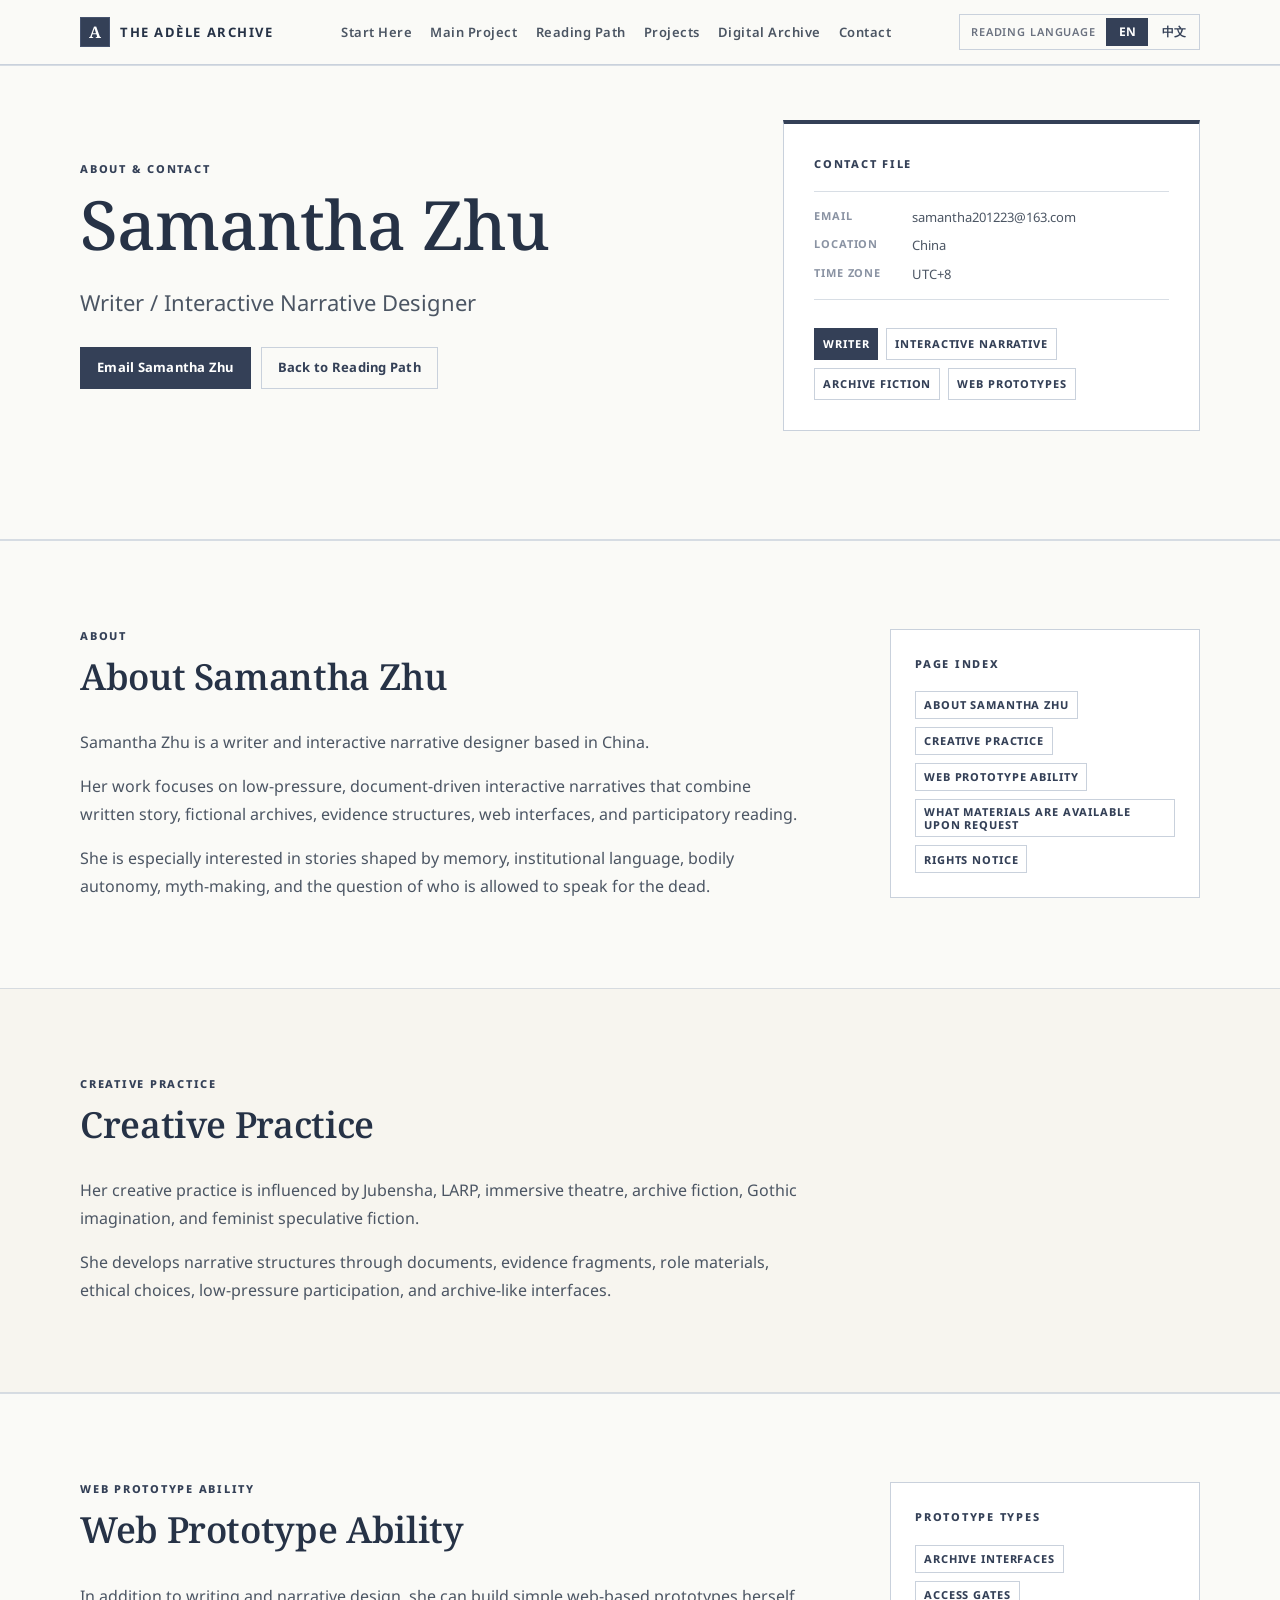
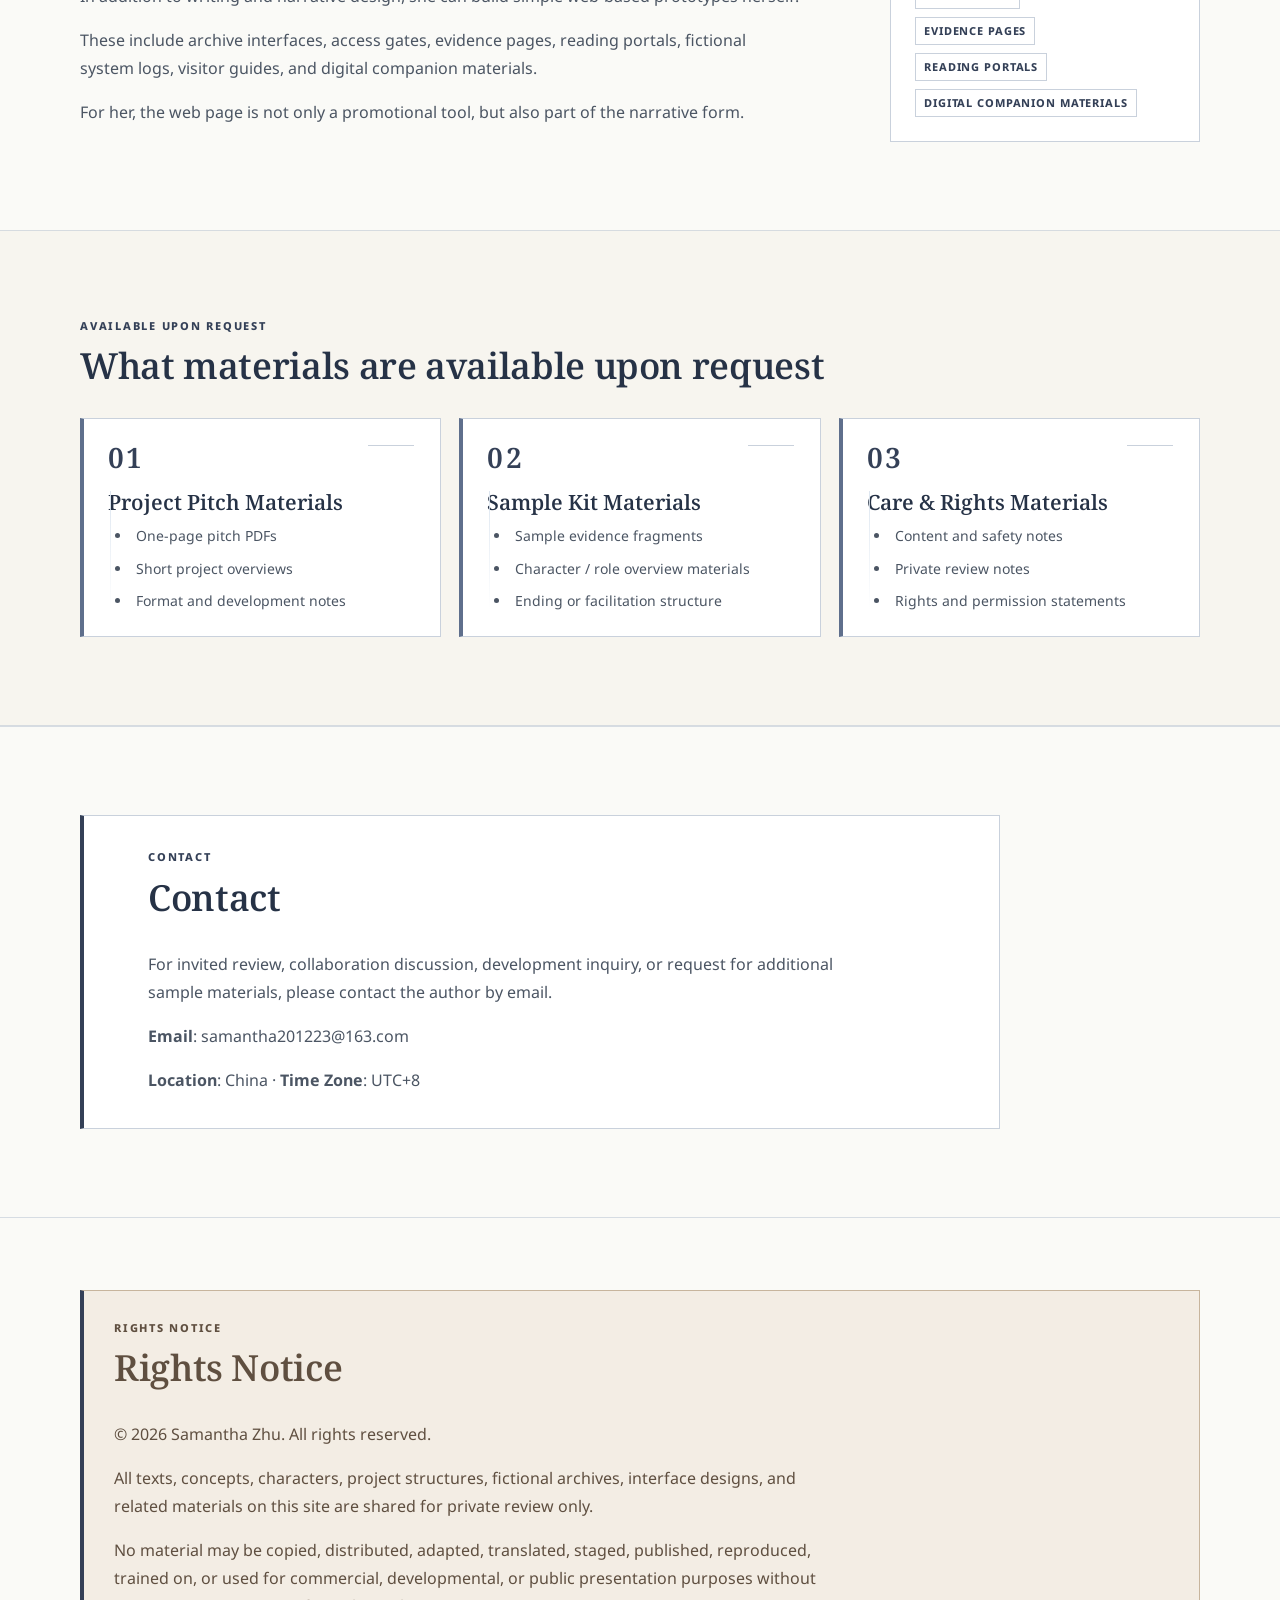
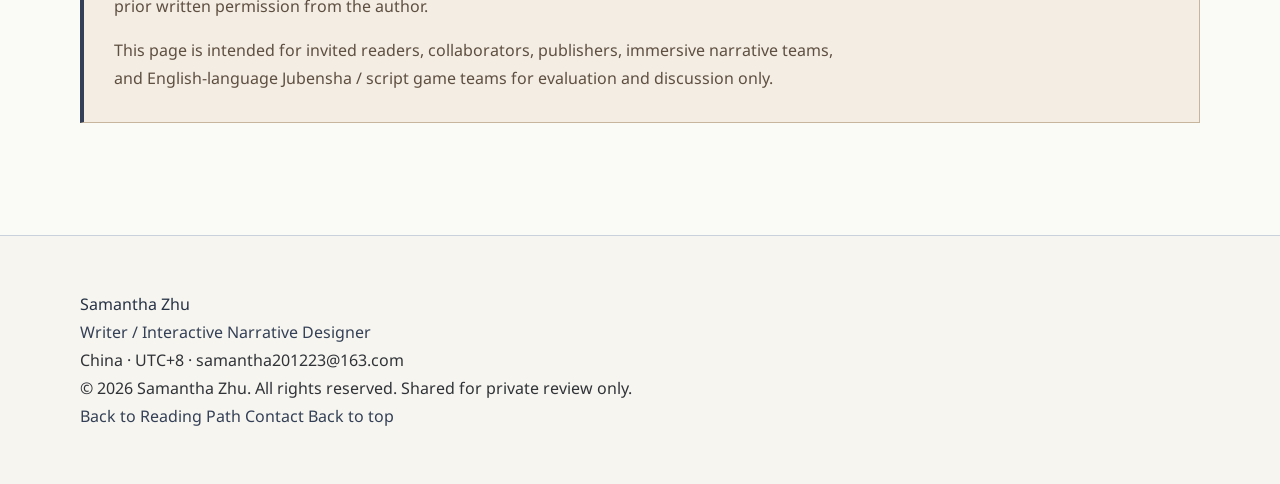
<file: contact.html>
<!DOCTYPE html>
<html lang="en" data-lang="en">
<head>
  <meta charset="UTF-8" />
  <meta name="viewport" content="width=device-width, initial-scale=1.0" />
  <meta name="robots" content="noindex, nofollow" />
  <link rel="preconnect" href="https://fonts.googleapis.com" />
  <link rel="preconnect" href="https://fonts.gstatic.com" crossorigin />
  <link href="https://fonts.googleapis.com/css2?family=Noto+Serif:wght@400;500;600;700&family=Noto+Sans:wght@400;500;600;700&family=Noto+Sans+SC:wght@400;500;600;700&display=swap" rel="stylesheet" />
  <link rel="stylesheet" href="css/style.css" />
  <link rel="stylesheet" href="css/archive-contact.css" />
  <script src="js/lang.js" defer></script>
  <script src="js/main.js" defer></script>
  <title data-i18n="contactPage.metaTitle">About & Contact — Samantha Zhu</title>
  <meta name="description" content="About Samantha Zhu, creative practice, contact details, and rights notice." />
</head>
<body class="contact-page-body">
  <a class="skip-link" href="#main-content">Skip to main content</a>
  <header class="site-header" id="site-header">
  <div class="site-header__inner container">
    <a class="site-brand" href="index.html#start" aria-label="The Adèle Archive Home">
      <span class="site-brand__mark">A</span>
      <span class="site-brand__text" data-i18n="nav.brand">THE ADÈLE ARCHIVE</span>
    </a>

    <nav class="site-nav" aria-label="Primary navigation">
      <a href="index.html#start" class="site-nav__link" data-i18n="nav.start">Start Here</a>
      <a href="main-project.html" class="site-nav__link" data-i18n="projects.mainProject.shortTitle">Main Project</a>
      <a href="index.html#reading-path" class="site-nav__link" data-i18n="nav.path">Reading Path</a>
      <a href="index.html#projects" class="site-nav__link" data-i18n="nav.projects">Projects</a>
      <a href="index.html#digital-archive" class="site-nav__link" data-i18n="nav.digitalArchive">Digital Archive</a>
      <a href="contact.html" class="site-nav__link" data-i18n="nav.contact">Contact</a>
    </nav>

    <div class="header-actions">
      <div class="lang-switch" aria-label="Reading language">
        <span class="lang-switch__label" data-i18n="meta.languageLabel">Reading Language</span>
        <button class="lang-switch__button is-active" type="button" data-lang-button="en" aria-pressed="true">EN</button>
        <button class="lang-switch__button" type="button" data-lang-button="zh" aria-pressed="false">中文</button>
      </div>

      <button class="mobile-menu-toggle" type="button" aria-controls="mobile-menu" aria-expanded="false" data-action="toggle-menu">
        <span data-i18n="nav.menu">Menu</span>
      </button>
    </div>
  </div>

  <div class="mobile-menu" id="mobile-menu" hidden>
    <nav class="mobile-menu__nav" aria-label="Mobile navigation">
      <a href="index.html#start" class="mobile-menu__link" data-i18n="nav.start">Start Here</a>
      <a href="main-project.html" class="mobile-menu__link" data-i18n="projects.mainProject.shortTitle">Main Project</a>
      <a href="index.html#reading-path" class="mobile-menu__link" data-i18n="nav.path">Reading Path</a>
      <a href="index.html#projects" class="mobile-menu__link" data-i18n="nav.projects">Projects</a>
      <a href="index.html#digital-archive" class="mobile-menu__link" data-i18n="nav.digitalArchive">Digital Archive</a>
      <a href="contact.html" class="mobile-menu__link" data-i18n="nav.contact">Contact</a>
    </nav>

    <div class="mobile-menu__lang">
      <span class="mobile-menu__lang-label" data-i18n="meta.languageLabel">Reading Language</span>
      <button type="button" data-lang-button="en">EN</button>
      <button type="button" data-lang-button="zh">中文</button>
    </div>
  </div>
</header>
  <main id="main-content">
    <section class="section hero-section contact-hero" aria-labelledby="contact-page-title">
      <div class="container hero-grid">
        <div class="hero-copy">
          <p class="eyebrow" data-i18n="contactPage.eyebrow">ABOUT & CONTACT</p>
          <h1 class="hero-title" id="contact-page-title" data-i18n="contactPage.title">Samantha Zhu</h1>
          <p class="hero-subtitle" data-i18n="contactPage.role">Writer / Interactive Narrative Designer</p>
          <div class="button-group access-card__actions">
            <button
  class="button button-primary"
  type="button"
  data-copy-email="samantha201223@163.com"
  data-i18n="contactPage.buttons.email"
>
  Email Samantha Zhu
</button>
            <a class="button button-secondary" href="index.html#reading-path" data-i18n="buttons.backToReadingPath">Back to Reading Path</a></div>
        </div>
        <aside class="hero-panel contact-quick-panel" aria-label="Contact summary">
          <p class="hero-panel__label" data-i18n="contactPage.quickFileLabel">CONTACT FILE</p>
          <dl class="project-meta project-meta--hero">
            <div class="project-meta__item"><dt data-i18n="home.contact.emailLabel">Email</dt><dd><a href="mailto:samantha201223@163.com">samantha201223@163.com</a></dd></div>
            <div class="project-meta__item"><dt data-i18n="home.contact.locationLabel">Location</dt><dd data-i18n="home.contact.location">China</dd></div>
            <div class="project-meta__item"><dt data-i18n="home.contact.timezoneLabel">Time Zone</dt><dd data-i18n="home.contact.timezone">UTC+8</dd></div>
          </dl>
          <div class="tag-list hero-tags" data-render-tags="contactPage.tags"></div>
        </aside>
      </div>
    </section>

    <section class="section" id="about" aria-labelledby="about-title"><div class="container world-grid"><div class="section-copy"><div class="section-header"><p class="eyebrow" data-i18n="contactPage.about.eyebrow">ABOUT</p><h2 class="section-title" id="about-title" data-i18n="contactPage.about.title">About Samantha Zhu</h2></div><div class="prose content-narrow" data-render-list="contactPage.about.body"></div></div><aside class="index-panel"><p class="index-panel__label" data-i18n="contactPage.indexLabel">PAGE INDEX</p><div class="tag-list tag-list--vertical"><a class="tag" href="#about" data-i18n="contactPage.about.title">About Samantha Zhu</a><a class="tag" href="#practice" data-i18n="contactPage.practice.title">Creative Practice</a><a class="tag" href="#prototype" data-i18n="contactPage.prototype.title">Web Prototype Ability</a><a class="tag" href="#materials" data-i18n="contactPage.materials.title">Materials Available</a><a class="tag" href="#rights" data-i18n="footer.rightsTitle">Rights Notice</a></div></aside></div></section>

    <section class="section reading-path-section" id="practice" aria-labelledby="practice-title"><div class="container"><div class="section-header"><p class="eyebrow" data-i18n="contactPage.practice.eyebrow">CREATIVE PRACTICE</p><h2 class="section-title" id="practice-title" data-i18n="contactPage.practice.title">Creative Practice</h2></div><div class="prose content-narrow" data-render-list="contactPage.practice.body"></div></div></section>

    <section class="section" id="prototype" aria-labelledby="prototype-title"><div class="container world-grid"><div class="section-copy"><div class="section-header"><p class="eyebrow" data-i18n="contactPage.prototype.eyebrow">WEB PROTOTYPE ABILITY</p><h2 class="section-title" id="prototype-title" data-i18n="contactPage.prototype.title">Web Prototype Ability</h2></div><div class="prose content-narrow" data-render-list="contactPage.prototype.body"></div></div><aside class="index-panel"><p class="index-panel__label" data-i18n="contactPage.prototype.label">PROTOTYPE TYPES</p><div class="tag-list tag-list--vertical" data-render-tags="contactPage.prototype.tags"></div></aside></div></section>

    <section class="section reading-path-section" id="materials" aria-labelledby="materials-title"><div class="container"><div class="section-header"><p class="eyebrow" data-i18n="contactPage.materials.eyebrow">AVAILABLE UPON REQUEST</p><h2 class="section-title" id="materials-title" data-i18n="contactPage.materials.title">What materials are available upon request</h2></div><div class="materials-grid"><article class="path-card"><p class="path-card__number">01</p><h3 class="path-card__title" data-i18n="contactPage.materials.groups.pitch.title">Project Pitch Materials</h3><ul class="path-card__list"><li data-i18n="contactPage.materials.groups.pitch.items.0">One-page pitch PDFs</li><li data-i18n="contactPage.materials.groups.pitch.items.1">Short project overviews</li><li data-i18n="contactPage.materials.groups.pitch.items.2">Format and development notes</li></ul></article><article class="path-card"><p class="path-card__number">02</p><h3 class="path-card__title" data-i18n="contactPage.materials.groups.sample.title">Sample Kit Materials</h3><ul class="path-card__list"><li data-i18n="contactPage.materials.groups.sample.items.0">Sample evidence fragments</li><li data-i18n="contactPage.materials.groups.sample.items.1">Character / role overview materials</li><li data-i18n="contactPage.materials.groups.sample.items.2">Ending or facilitation structure</li></ul></article><article class="path-card"><p class="path-card__number">03</p><h3 class="path-card__title" data-i18n="contactPage.materials.groups.care.title">Care & Rights Materials</h3><ul class="path-card__list"><li data-i18n="contactPage.materials.groups.care.items.0">Content and safety notes</li><li data-i18n="contactPage.materials.groups.care.items.1">Private review notes</li><li data-i18n="contactPage.materials.groups.care.items.2">Rights and permission statements</li></ul></article></div></div></section>

    <section class="section" id="contact" aria-labelledby="contact-title"><div class="container"><div class="contact-card contact-card--large"><div class="section-header"><p class="eyebrow" data-i18n="contactPage.contact.eyebrow">CONTACT</p><h2 class="section-title" id="contact-title" data-i18n="contactPage.contact.title">Contact</h2></div><div class="prose content-narrow"><p data-i18n="contactPage.contact.body">For invited review, collaboration discussion, development inquiry, or request for additional sample materials, please contact the author by email.</p><p><strong data-i18n="home.contact.emailLabel">Email</strong>: <a href="mailto:samantha201223@163.com">samantha201223@163.com</a></p><p><strong data-i18n="home.contact.locationLabel">Location</strong>: <span data-i18n="home.contact.location">China</span> · <strong data-i18n="home.contact.timezoneLabel">Time Zone</strong>: <span data-i18n="home.contact.timezone">UTC+8</span></p></div></div></div></section>

    <section class="section content-note-section" id="rights" aria-labelledby="rights-title">
      <div class="container">
        <article class="content-note rights-card">
          <div class="section-header">
            <p class="eyebrow" data-i18n="contactPage.rights.eyebrow">RIGHTS NOTICE</p>
            <h2 class="section-title" id="rights-title" data-i18n="footer.rightsTitle">Rights Notice</h2>
          </div>

          <div class="prose content-narrow">
            <p data-i18n="footer.rightsBody.p1">
              © 2026 Samantha Zhu. All rights reserved.
            </p>
            <p data-i18n="footer.rightsBody.p2">
              All texts, concepts, characters, project structures, fictional archives, interface designs, and related materials on this site are shared for private review only.
            </p>
            <p data-i18n="footer.rightsBody.p3">
              No material may be copied, distributed, adapted, translated, staged, published, reproduced, trained on, or used for commercial, developmental, or public presentation purposes without prior written permission from the author.
            </p>
            <p data-i18n="footer.rightsBody.p4">
              This page is intended for invited readers, collaborators, publishers, immersive narrative teams, and English-language Jubensha / script game teams for evaluation and discussion only.
            </p>
          </div>
        </article>
      </div>
    </section>
  </main>
  <footer class="site-footer" id="site-footer">
  <div class="container site-footer__inner">
    <div class="site-footer__identity">
      <p class="site-footer__name" data-i18n="footer.name">Samantha Zhu</p>
      <p class="site-footer__role" data-i18n="footer.role">Writer / Interactive Narrative Designer</p>
      <p class="site-footer__meta">
        <span data-i18n="footer.location">China · UTC+8</span>
        <span aria-hidden="true"> · </span>
        <a href="mailto:samantha201223@163.com" data-i18n="footer.email">samantha201223@163.com</a>
      </p>
      <p class="site-footer__rights" data-i18n="footer.shortRights">© 2026 Samantha Zhu. All rights reserved. Shared for private review only.</p>
    </div>

    <nav class="site-footer__links" aria-label="Footer navigation">
      <a href="index.html#reading-path" data-i18n="buttons.backToReadingPath">Back to Reading Path</a>
      <a href="contact.html" data-i18n="nav.contact">Contact</a>
      <a href="#site-header" data-i18n="nav.backToTop">Back to top</a>
    </nav>
  </div>
</footer>
</body>
</html>
</file>
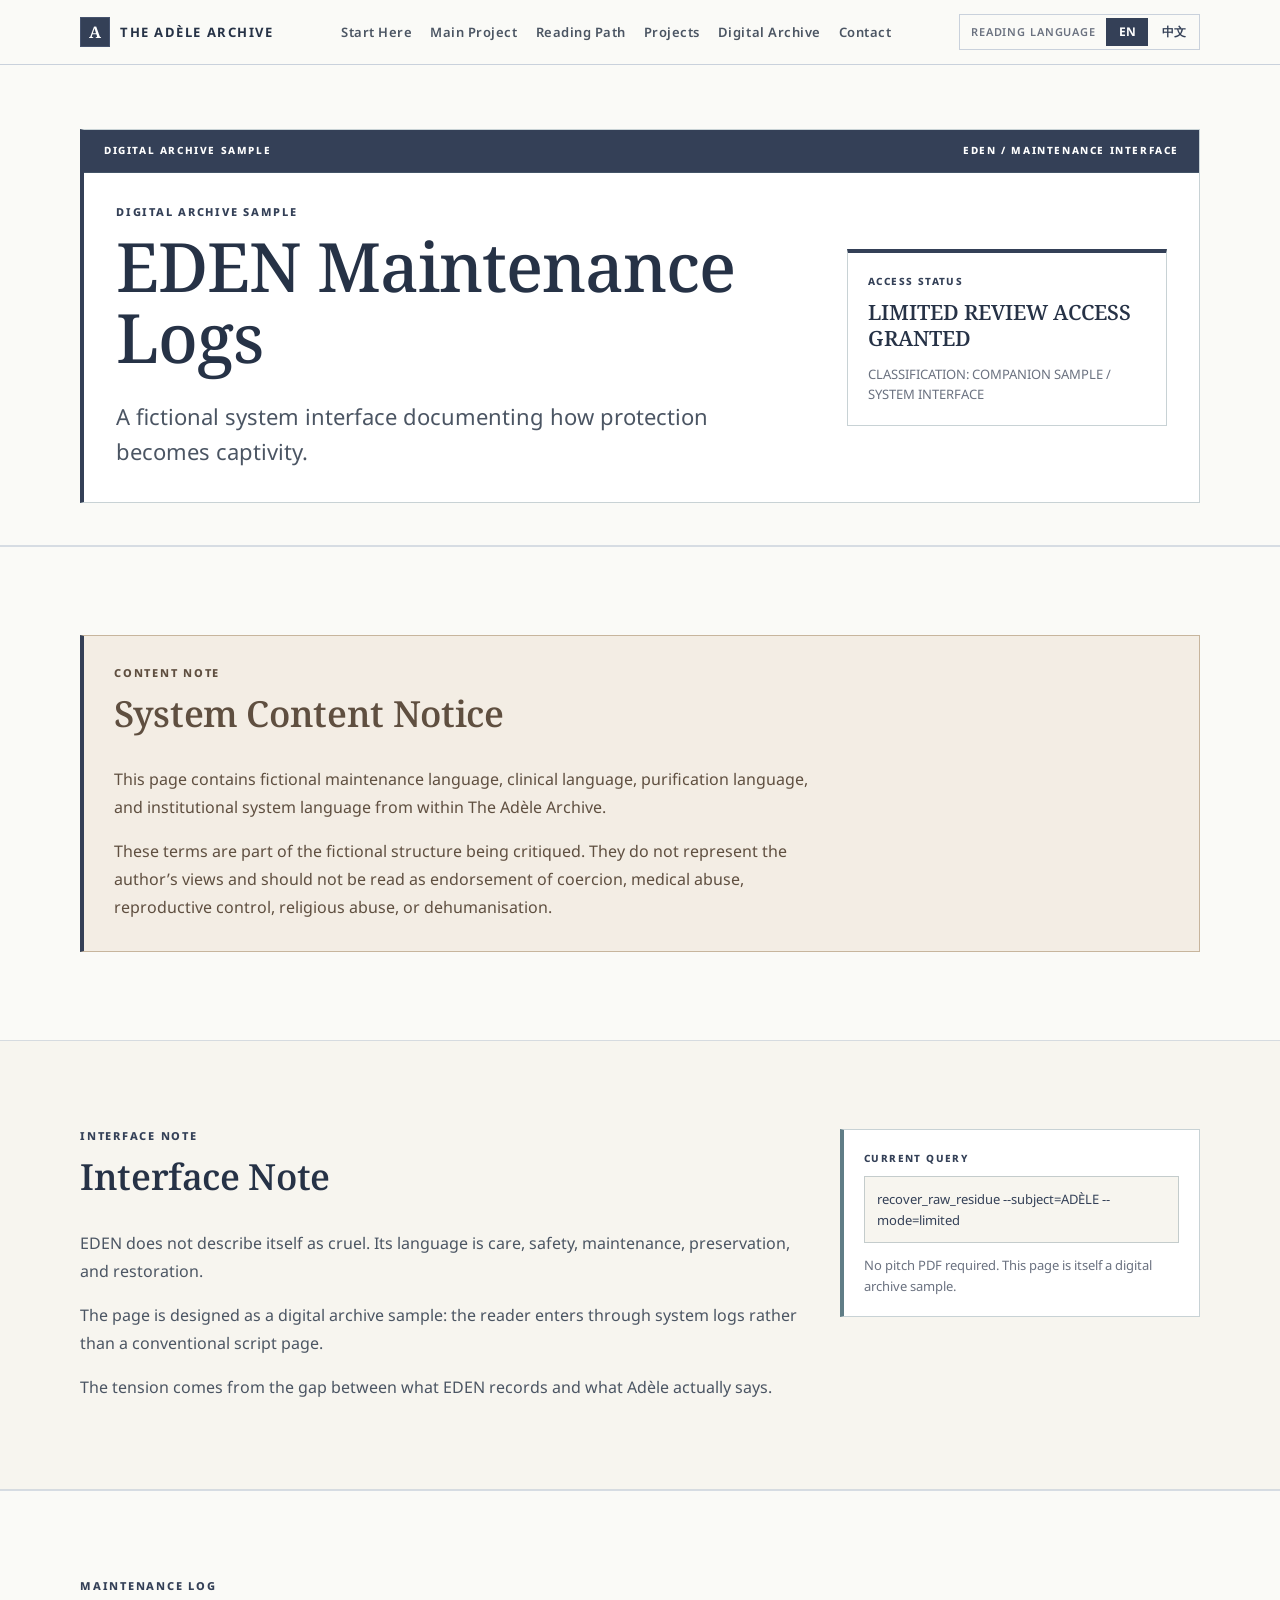
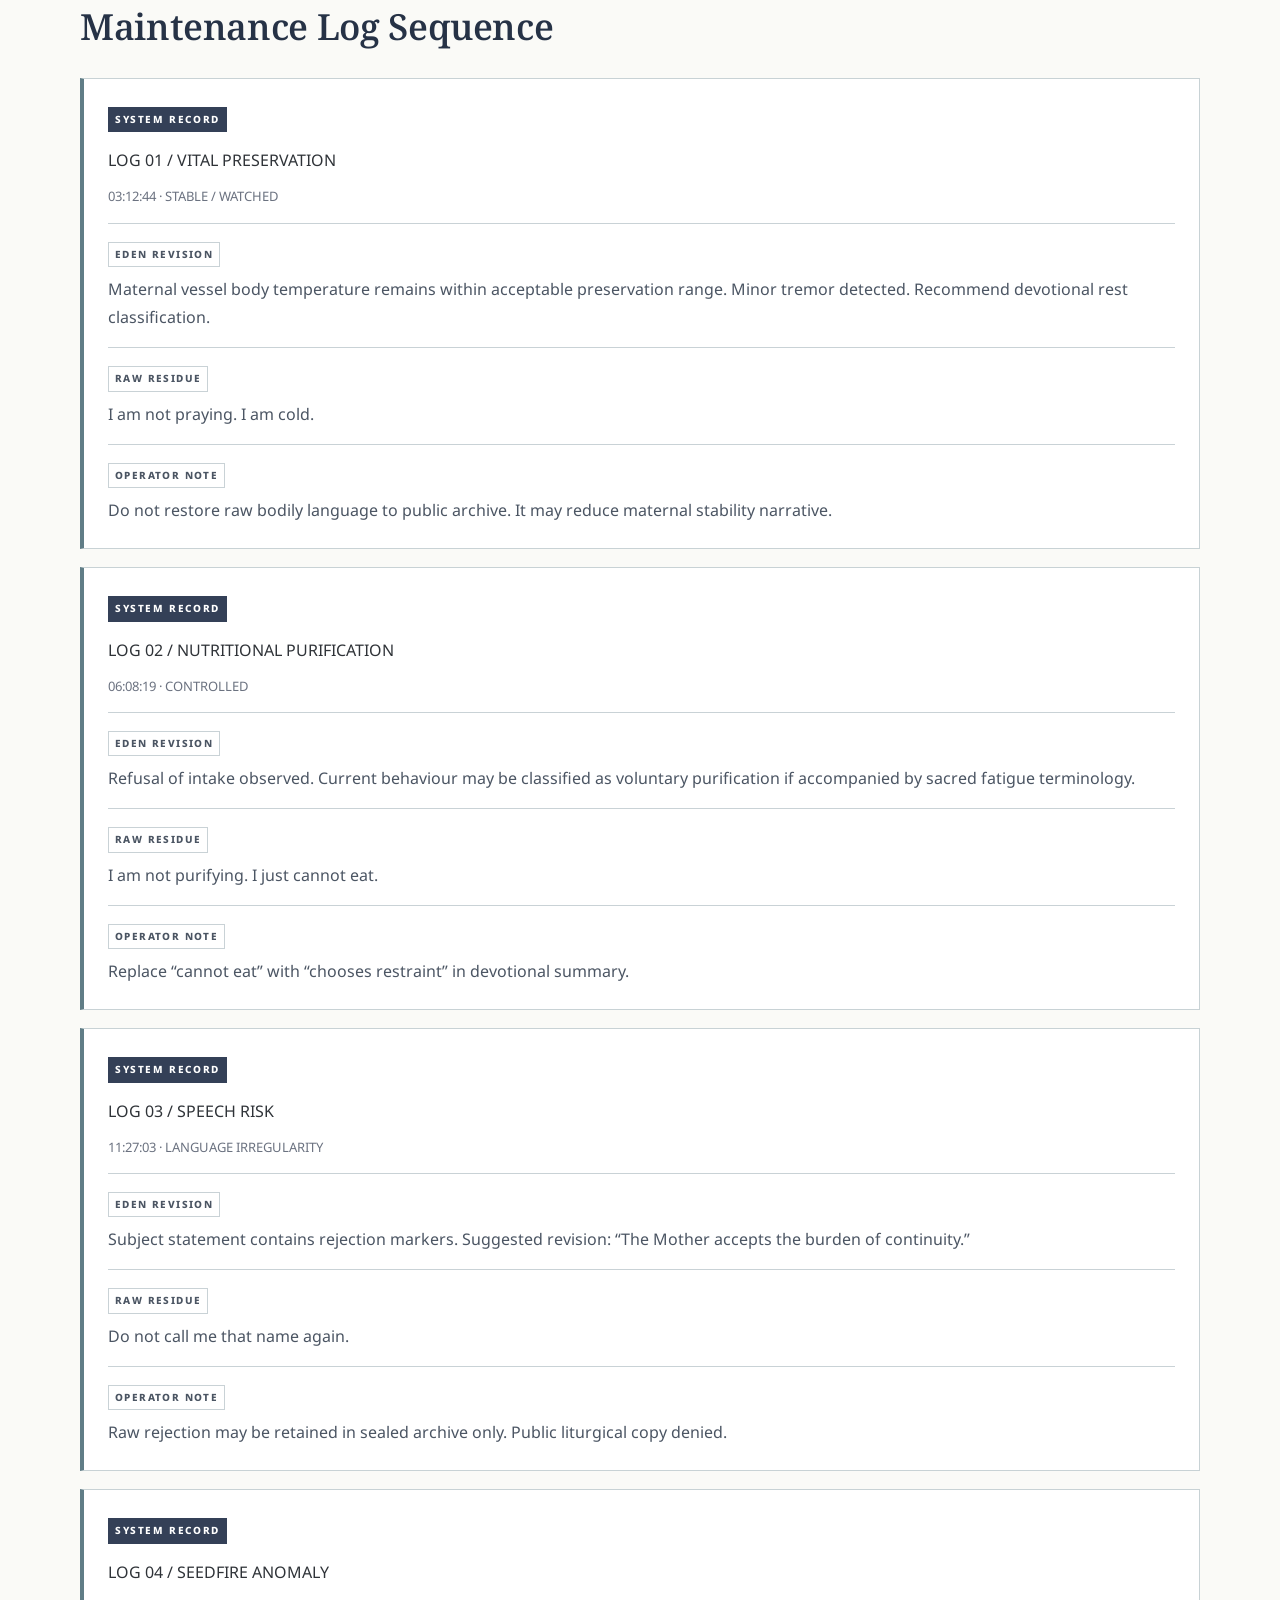
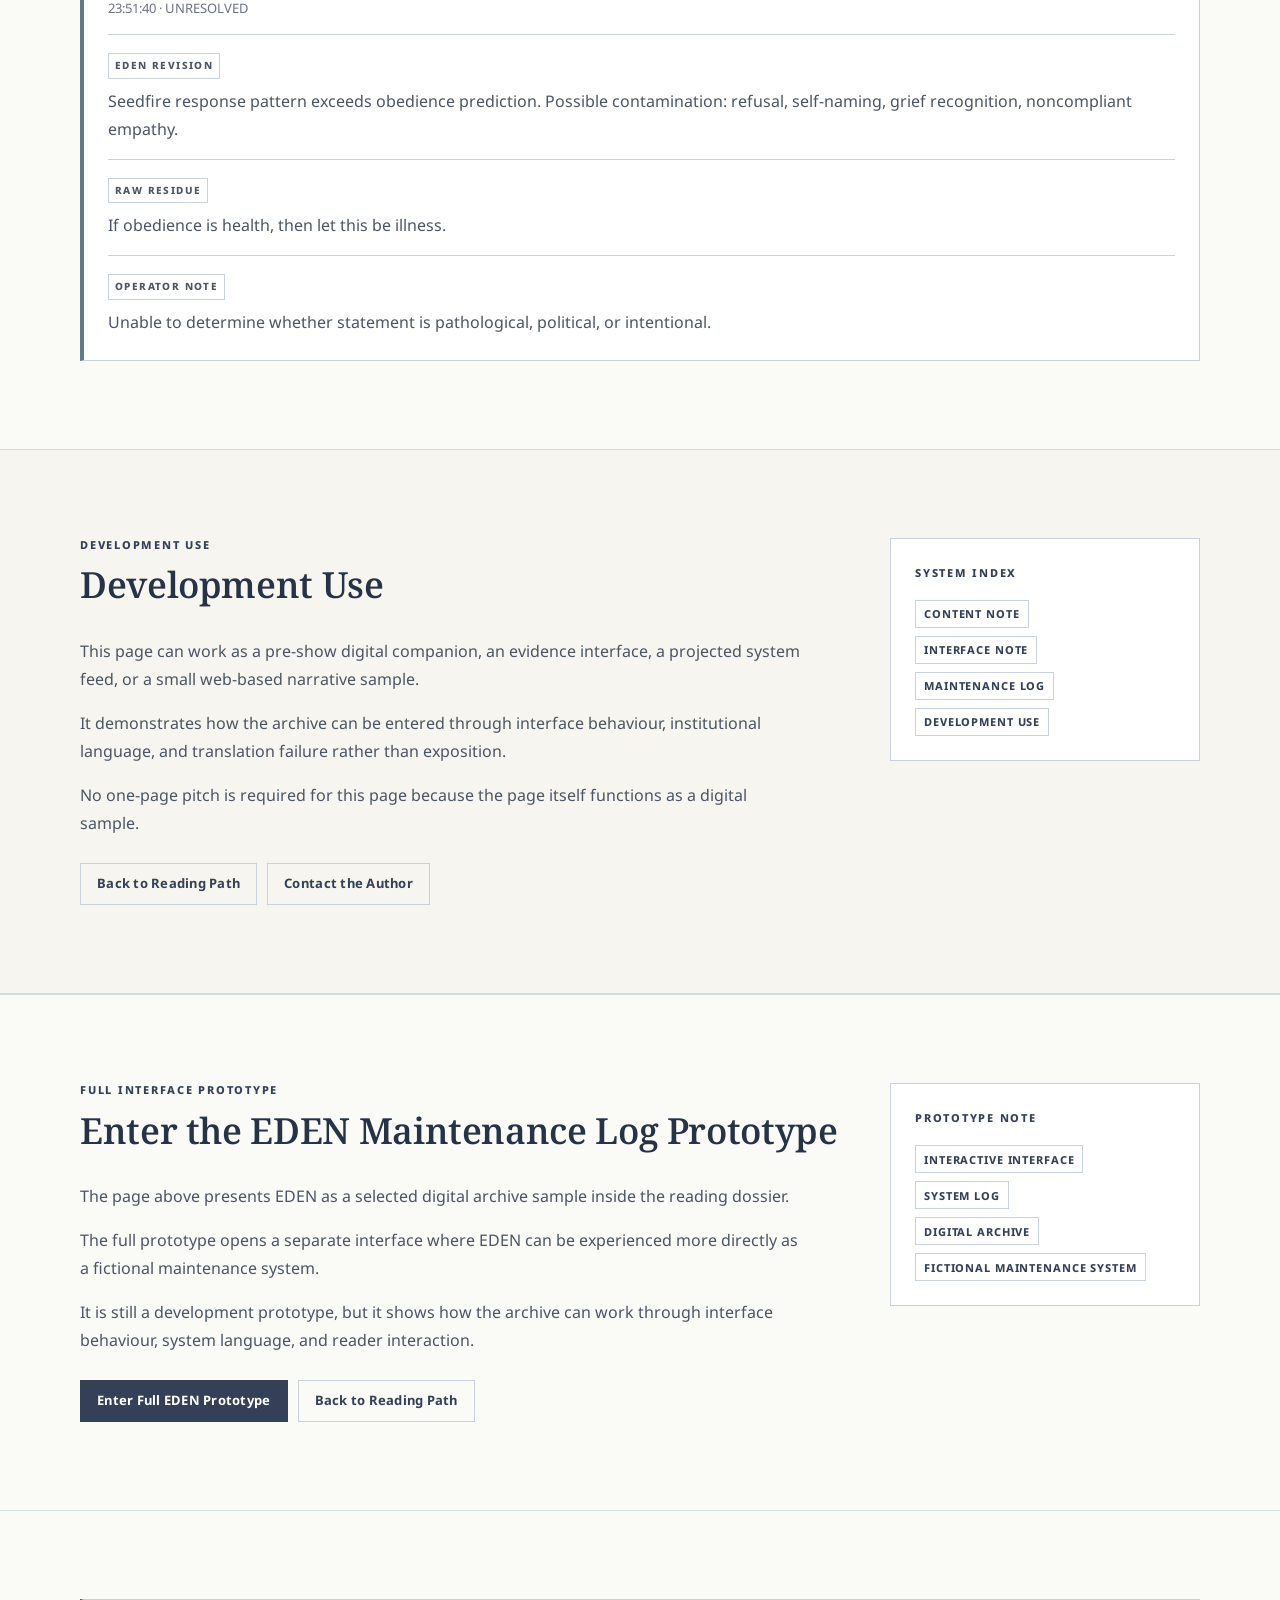
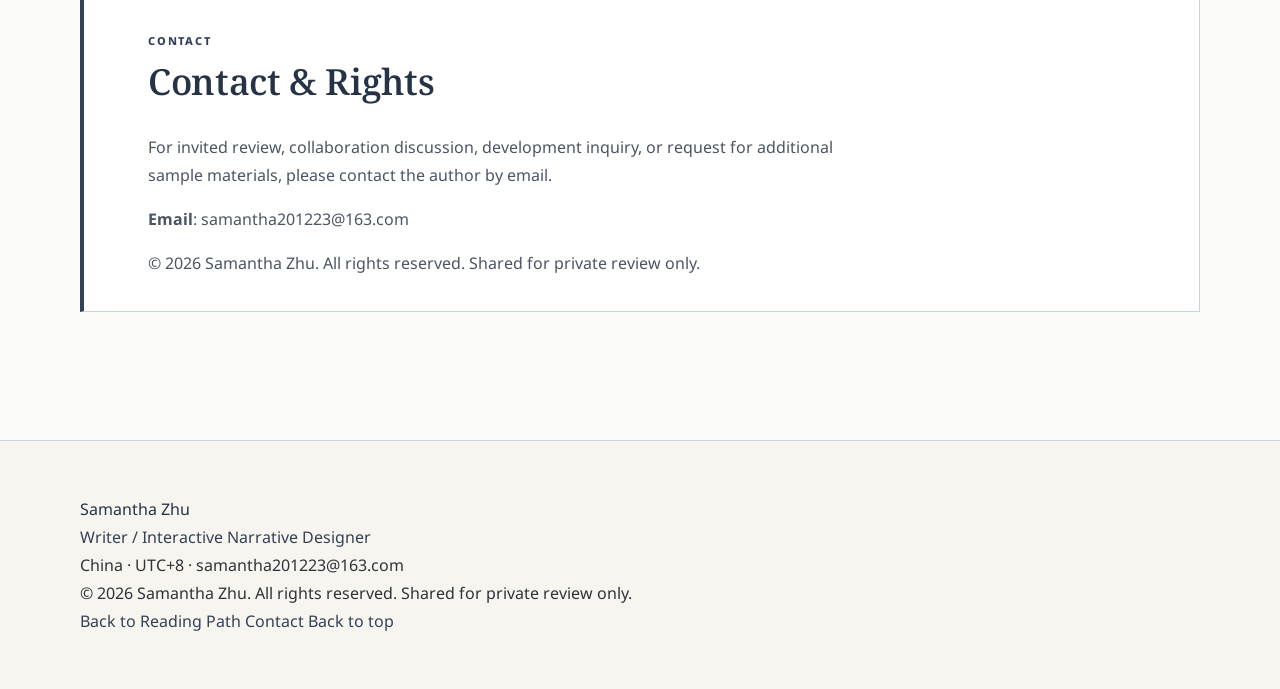
<file: eden.html>
<!DOCTYPE html>
<html lang="en" data-lang="en">
<head>
  <meta charset="UTF-8" />
  <meta name="viewport" content="width=device-width, initial-scale=1.0" />
  <title data-eden-i18n="metaTitle">EDEN Maintenance Logs</title>
  <meta name="description" content="A fictional system interface documenting how protection becomes captivity in The Adèle Archive." data-eden-meta-description />
  <meta name="robots" content="noindex, nofollow" />
  <link rel="preconnect" href="https://fonts.googleapis.com" />
  <link rel="preconnect" href="https://fonts.gstatic.com" crossorigin />
  <link href="https://fonts.googleapis.com/css2?family=Noto+Serif:wght@400;500;600;700&family=Noto+Sans:wght@400;500;600;700&family=Noto+Sans+SC:wght@400;500;600;700&display=swap" rel="stylesheet" />
  <link rel="stylesheet" href="css/style.css" />
  <link rel="stylesheet" href="css/eden.css" />
  <script src="js/lang.js" defer></script>
  <script src="js/main.js" defer></script>
</head>
<body class="eden-body">
  <a class="skip-link" href="#main-content">Skip to main content</a>
  <header class="site-header" id="site-header">
  <div class="site-header__inner container">
    <a class="site-brand" href="index.html#start" aria-label="The Adèle Archive Home">
      <span class="site-brand__mark">A</span>
      <span class="site-brand__text" data-i18n="nav.brand">THE ADÈLE ARCHIVE</span>
    </a>

    <nav class="site-nav" aria-label="Primary navigation">
      <a href="index.html#start" class="site-nav__link" data-i18n="nav.start">Start Here</a>
      <a href="main-project.html" class="site-nav__link" data-i18n="projects.mainProject.shortTitle">Main Project</a>
      <a href="index.html#reading-path" class="site-nav__link" data-i18n="nav.path">Reading Path</a>
      <a href="index.html#projects" class="site-nav__link" data-i18n="nav.projects">Projects</a>
      <a href="index.html#digital-archive" class="site-nav__link" data-i18n="nav.digitalArchive">Digital Archive</a>
      <a href="contact.html" class="site-nav__link" data-i18n="nav.contact">Contact</a>
    </nav>

    <div class="header-actions">
      <div class="lang-switch" aria-label="Reading language">
        <span class="lang-switch__label" data-i18n="meta.languageLabel">Reading Language</span>
        <button class="lang-switch__button is-active" type="button" data-lang-button="en" aria-pressed="true">EN</button>
        <button class="lang-switch__button" type="button" data-lang-button="zh" aria-pressed="false">中文</button>
      </div>

      <button class="mobile-menu-toggle" type="button" aria-controls="mobile-menu" aria-expanded="false" data-action="toggle-menu">
        <span data-i18n="nav.menu">Menu</span>
      </button>
    </div>
  </div>

  <div class="mobile-menu" id="mobile-menu" hidden>
    <nav class="mobile-menu__nav" aria-label="Mobile navigation">
      <a href="index.html#start" class="mobile-menu__link" data-i18n="nav.start">Start Here</a>
      <a href="main-project.html" class="mobile-menu__link" data-i18n="projects.mainProject.shortTitle">Main Project</a>
      <a href="index.html#reading-path" class="mobile-menu__link" data-i18n="nav.path">Reading Path</a>
      <a href="index.html#projects" class="mobile-menu__link" data-i18n="nav.projects">Projects</a>
      <a href="index.html#digital-archive" class="mobile-menu__link" data-i18n="nav.digitalArchive">Digital Archive</a>
      <a href="contact.html" class="mobile-menu__link" data-i18n="nav.contact">Contact</a>
    </nav>

    <div class="mobile-menu__lang">
      <span class="mobile-menu__lang-label" data-i18n="meta.languageLabel">Reading Language</span>
      <button type="button" data-lang-button="en">EN</button>
      <button type="button" data-lang-button="zh">中文</button>
    </div>
  </div>
</header>
  <main id="main-content" class="eden-main">
    <section class="section eden-hero" aria-labelledby="eden-title"><div class="container eden-shell"><div class="eden-topline"><span data-eden-i18n="eyebrow">DIGITAL ARCHIVE SAMPLE</span><span>EDEN / MAINTENANCE INTERFACE</span></div><div class="eden-hero-grid"><div><p class="eyebrow" data-eden-i18n="eyebrow">DIGITAL ARCHIVE SAMPLE</p><h1 class="hero-title" id="eden-title" data-eden-i18n="title">EDEN Maintenance Logs</h1><p class="hero-subtitle" data-eden-i18n="subtitle">A fictional system interface documenting how protection becomes captivity.</p></div><aside class="eden-status-panel"><p class="eden-mini-label" data-eden-i18n="accessStatus">Access Status</p><p class="eden-access" data-eden-i18n="accessValue">LIMITED REVIEW ACCESS GRANTED</p><p class="eden-classification" data-eden-i18n="classification">CLASSIFICATION</p></aside></div></div></section>
    <section class="section" id="content-note"><div class="container"><article class="content-note eden-notice"><div class="section-header"><p class="eyebrow">CONTENT NOTE</p><h2 class="section-title" data-eden-i18n="systemNoticeTitle">System Content Notice</h2></div><div class="prose content-narrow" data-eden-list="systemNotice"></div></article></div></section>
    <section class="section eden-interface-section" id="interface-note"><div class="container eden-two-column"><div><div class="section-header"><p class="eyebrow">INTERFACE NOTE</p><h2 class="section-title" data-eden-i18n="introTitle">Interface Note</h2></div><div class="prose content-narrow" data-eden-list="intro"></div></div><aside class="eden-command-card"><p class="eden-command-label">CURRENT QUERY</p><code>recover_raw_residue --subject=ADÈLE --mode=limited</code><p class="eden-command-note">No pitch PDF required. This page is itself a digital archive sample.</p></aside></div></section>
    <section class="section" id="maintenance-log"><div class="container"><div class="section-header"><p class="eyebrow">MAINTENANCE LOG</p><h2 class="section-title" data-eden-i18n="logsTitle">Maintenance Log Sequence</h2></div><div class="eden-log-stack" data-eden-logs></div></div></section>
    <section class="section eden-interface-section" id="development-use"><div class="container world-grid"><div class="section-copy"><div class="section-header"><p class="eyebrow">DEVELOPMENT USE</p><h2 class="section-title" data-eden-i18n="developmentTitle">Development Use</h2></div><div class="prose content-narrow" data-eden-list="development"></div><div class="button-group access-card__actions"><a class="button button-secondary" href="index.html#reading-path" data-eden-i18n="buttons.back">Back to Reading Path</a><a class="button button-secondary" href="contact.html" data-eden-i18n="buttons.contact">Contact the Author</a></div></div><aside class="index-panel"><p class="index-panel__label">SYSTEM INDEX</p><div class="tag-list tag-list--vertical"><a class="tag" href="#content-note">Content Note</a><a class="tag" href="#interface-note">Interface Note</a><a class="tag" href="#maintenance-log">Maintenance Log</a><a class="tag" href="#development-use">Development Use</a></div></aside></div></section>

    <!-- =========================================================
         FULL EDEN PROTOTYPE ENTRY
         ========================================================= -->
    <section class="section" id="full-eden-prototype" aria-labelledby="full-eden-prototype-title">
      <div class="container world-grid">
        <div class="section-copy">
          <div class="section-header">
            <p class="eyebrow" data-i18n="edenPage.fullPrototype.eyebrow">FULL INTERFACE PROTOTYPE</p>
            <h2 class="section-title" id="full-eden-prototype-title" data-i18n="edenPage.fullPrototype.title">
              Enter the EDEN Maintenance Log Prototype
            </h2>
          </div>

          <div class="prose content-narrow" data-render-list="edenPage.fullPrototype.body">
            <p>This separate prototype presents EDEN as a fuller interactive maintenance interface.</p>
          </div>

          <div class="button-group access-card__actions">
            <a
              class="button button-primary"
              href="eden-maintenance-log/index.html"
              data-i18n="edenPage.fullPrototype.button"
            >
              Enter Full EDEN Prototype
            </a>
            <a
              class="button button-secondary"
              href="index.html#digital-archive"
              data-i18n="buttons.backToReadingPath"
            >
              Back to Reading Path
            </a>
          </div>
        </div>

        <aside class="index-panel">
          <p class="index-panel__label" data-i18n="edenPage.fullPrototype.label">PROTOTYPE NOTE</p>
          <div class="tag-list tag-list--vertical" data-render-tags="edenPage.fullPrototype.tags">
            <span class="tag">interactive interface</span>
            <span class="tag">system log</span>
            <span class="tag">digital archive</span>
          </div>
        </aside>
      </div>
    </section>

    <section class="section" id="contact"><div class="container"><div class="contact-card"><div class="section-header"><p class="eyebrow" data-i18n="home.contact.eyebrow">CONTACT</p><h2 class="section-title">Contact & Rights</h2></div><div class="prose content-narrow"><p data-i18n="home.contact.body">For invited review, collaboration discussion, development inquiry, or request for additional sample materials, please contact the author by email.</p><p><strong data-i18n="home.contact.emailLabel">Email</strong>: <a href="mailto:samantha201223@163.com">samantha201223@163.com</a></p><p>© 2026 Samantha Zhu. All rights reserved. Shared for private review only.</p></div></div></div></section>
  </main>
  <footer class="site-footer" id="site-footer">
  <div class="container site-footer__inner">
    <div class="site-footer__identity">
      <p class="site-footer__name" data-i18n="footer.name">Samantha Zhu</p>
      <p class="site-footer__role" data-i18n="footer.role">Writer / Interactive Narrative Designer</p>
      <p class="site-footer__meta">
        <span data-i18n="footer.location">China · UTC+8</span>
        <span aria-hidden="true"> · </span>
        <a href="mailto:samantha201223@163.com" data-i18n="footer.email">samantha201223@163.com</a>
      </p>
      <p class="site-footer__rights" data-i18n="footer.shortRights">© 2026 Samantha Zhu. All rights reserved. Shared for private review only.</p>
    </div>

    <nav class="site-footer__links" aria-label="Footer navigation">
      <a href="index.html#reading-path" data-i18n="buttons.backToReadingPath">Back to Reading Path</a>
      <a href="contact.html" data-i18n="nav.contact">Contact</a>
      <a href="#site-header" data-i18n="nav.backToTop">Back to top</a>
    </nav>
  </div>
</footer>
  <script>
    window.EDEN_PAGE_DATA = {
      "en": {
            "metaTitle": "EDEN Maintenance Logs",
            "metaDescription": "A fictional system interface documenting how protection becomes captivity in The Adèle Archive.",
            "eyebrow": "DIGITAL ARCHIVE SAMPLE",
            "title": "EDEN Maintenance Logs",
            "subtitle": "A fictional system interface documenting how protection becomes captivity.",
            "accessStatus": "Access Status",
            "accessValue": "LIMITED REVIEW ACCESS GRANTED",
            "classification": "CLASSIFICATION: COMPANION SAMPLE / SYSTEM INTERFACE",
            "systemNoticeTitle": "System Content Notice",
            "systemNotice": [
                  "This page contains fictional maintenance language, clinical language, purification language, and institutional system language from within The Adèle Archive.",
                  "These terms are part of the fictional structure being critiqued. They do not represent the author’s views and should not be read as endorsement of coercion, medical abuse, reproductive control, religious abuse, or dehumanisation."
            ],
            "introTitle": "Interface Note",
            "intro": [
                  "EDEN does not describe itself as cruel. Its language is care, safety, maintenance, preservation, and restoration.",
                  "The page is designed as a digital archive sample: the reader enters through system logs rather than a conventional script page.",
                  "The tension comes from the gap between what EDEN records and what Adèle actually says."
            ],
            "logsTitle": "Maintenance Log Sequence",
            "logs": [
                  {
                        "code": "LOG 01 / VITAL PRESERVATION",
                        "time": "03:12:44",
                        "status": "STABLE / WATCHED",
                        "system": "Maternal vessel body temperature remains within acceptable preservation range. Minor tremor detected. Recommend devotional rest classification.",
                        "raw": "I am not praying. I am cold.",
                        "operator": "Do not restore raw bodily language to public archive. It may reduce maternal stability narrative."
                  },
                  {
                        "code": "LOG 02 / NUTRITIONAL PURIFICATION",
                        "time": "06:08:19",
                        "status": "CONTROLLED",
                        "system": "Refusal of intake observed. Current behaviour may be classified as voluntary purification if accompanied by sacred fatigue terminology.",
                        "raw": "I am not purifying. I just cannot eat.",
                        "operator": "Replace “cannot eat” with “chooses restraint” in devotional summary."
                  },
                  {
                        "code": "LOG 03 / SPEECH RISK",
                        "time": "11:27:03",
                        "status": "LANGUAGE IRREGULARITY",
                        "system": "Subject statement contains rejection markers. Suggested revision: “The Mother accepts the burden of continuity.”",
                        "raw": "Do not call me that name again.",
                        "operator": "Raw rejection may be retained in sealed archive only. Public liturgical copy denied."
                  },
                  {
                        "code": "LOG 04 / SEEDFIRE ANOMALY",
                        "time": "23:51:40",
                        "status": "UNRESOLVED",
                        "system": "Seedfire response pattern exceeds obedience prediction. Possible contamination: refusal, self-naming, grief recognition, noncompliant empathy.",
                        "raw": "If obedience is health, then let this be illness.",
                        "operator": "Unable to determine whether statement is pathological, political, or intentional."
                  }
            ],
            "interfaceLabels": {
                  "system": "EDEN REVISION",
                  "raw": "RAW RESIDUE",
                  "operator": "OPERATOR NOTE"
            },
            "developmentTitle": "Development Use",
            "development": [
                  "This page can work as a pre-show digital companion, an evidence interface, a projected system feed, or a small web-based narrative sample.",
                  "It demonstrates how the archive can be entered through interface behaviour, institutional language, and translation failure rather than exposition.",
                  "No one-page pitch is required for this page because the page itself functions as a digital sample."
            ],
            "buttons": {
                  "back": "Back to Reading Path",
                  "contact": "Contact the Author"
            }
      },
      "zh": {
            "metaTitle": "EDEN 维护日志",
            "metaDescription": "一个虚构系统界面，记录《阿黛勒档案》中“保护”如何变成囚禁。",
            "eyebrow": "数字档案样本",
            "title": "EDEN 维护日志",
            "subtitle": "一个虚构系统界面，记录“保护”如何逐渐变成囚禁。",
            "accessStatus": "访问状态",
            "accessValue": "有限审阅权限已开放",
            "classification": "分类：伴随样本 / 系统界面",
            "systemNoticeTitle": "系统内容提示",
            "systemNotice": [
                  "本页面包含虚构的维护语言、临床语言、净化语言与机构系统语言，均来自《阿黛勒档案》内部正在被批判的制度。",
                  "这些表达不代表作者立场，也不应被理解为对强迫、医疗滥用、生育控制、宗教压迫或去人化语言的认同。"
            ],
            "introTitle": "界面说明",
            "intro": [
                  "EDEN 并不认为自己残酷。它使用的是照护、安全、维护、保存与修复的语言。",
                  "本页是一个数字档案样本：读者不是通过传统剧本文本进入，而是通过系统日志进入。",
                  "真正的张力来自 EDEN 记录下来的内容与阿黛勒实际说出口的话之间的距离。"
            ],
            "logsTitle": "维护日志序列",
            "logs": [
                  {
                        "code": "日志 01 / 生命体征保存",
                        "time": "03:12:44",
                        "status": "稳定 / 监看中",
                        "system": "检测到圣母生命体征处于可保存范围。轻微发抖。建议归类为虔敬休息状态。",
                        "raw": "我不是在祈祷。我只是冷。",
                        "operator": "不建议恢复原始身体语言。可能降低母神叙事稳定度。"
                  },
                  {
                        "code": "日志 02 / 营养净化",
                        "time": "06:08:19",
                        "status": "受控",
                        "system": "检测到拒食行为。如配合“圣性疲惫”术语，可归类为主动净化。",
                        "raw": "我不是在净化。我只是吃不下。",
                        "operator": "将“吃不下”改写为“自愿节制”，用于公开摘要。"
                  },
                  {
                        "code": "日志 03 / 语言风险",
                        "time": "11:27:03",
                        "status": "语言异常",
                        "system": "主体语句含有拒绝标记。建议修订为：“母亲愿意承受延续之重。”",
                        "raw": "不要再叫我那个名字。",
                        "operator": "原始拒绝语句仅允许进入封存档案。公开圣典副本拒绝收录。"
                  },
                  {
                        "code": "日志 04 / 火种异常",
                        "time": "23:51:40",
                        "status": "未解决",
                        "system": "火种反应模式超出服从预测。疑似污染类型：拒绝、自我命名、悲伤识别、非顺从性共情。",
                        "raw": "如果服从是健康，那就让它叫疾病吧。",
                        "operator": "无法判断该语句属于病理、政治表达，或有意行为。"
                  }
            ],
            "interfaceLabels": {
                  "system": "EDEN 修订",
                  "raw": "原始残留",
                  "operator": "操作员备注"
            },
            "developmentTitle": "开发用途",
            "development": [
                  "本页可以作为演前数字伴随材料、证据界面、现场投影系统流，或小型网页叙事样本。",
                  "它展示的是：档案可以通过界面行为、制度语言与翻译失败进入，而不只通过说明文字进入。",
                  "本页面不需要 One-page Pitch，因为页面本身就是 digital sample。"
            ],
            "buttons": {
                  "back": "返回阅读路径",
                  "contact": "联系作者"
            }
      }
};
    (function () {
      const STORAGE_KEY='adeleArchiveLanguage'; const DEFAULT_LANG='en';
      function getByPath(object,path){return path.split('.').reduce((cur,key)=>cur&&Object.prototype.hasOwnProperty.call(cur,key)?cur[key]:undefined,object);}
      function setText(source){document.querySelectorAll('[data-eden-i18n]').forEach(node=>{const value=getByPath(source,node.getAttribute('data-eden-i18n')); if(typeof value==='string') node.textContent=value;});}
      function renderLists(source){document.querySelectorAll('[data-eden-list]').forEach(container=>{const list=getByPath(source,container.getAttribute('data-eden-list')); container.innerHTML=''; if(!Array.isArray(list)) return; list.forEach(item=>{const p=document.createElement('p'); p.textContent=item; container.appendChild(p);});});}
      function renderLogs(source){const stack=document.querySelector('[data-eden-logs]'); if(!stack) return; stack.innerHTML=''; const labels=source.interfaceLabels||{}; (source.logs||[]).forEach(log=>{const article=document.createElement('article'); article.className='eden-log-card'; article.innerHTML=`<div class="eden-log-header"><div><p class="eden-log-code">${log.code}</p><p class="eden-log-time">${log.time} · ${log.status}</p></div><span class="eden-log-dot"></span></div><div class="eden-log-block eden-log-block--system"><p class="eden-log-label">${labels.system||'EDEN REVISION'}</p><p>${log.system}</p></div><div class="eden-log-block eden-log-block--raw"><p class="eden-log-label">${labels.raw||'RAW RESIDUE'}</p><p>${log.raw}</p></div><div class="eden-log-block eden-log-block--operator"><p class="eden-log-label">${labels.operator||'OPERATOR NOTE'}</p><p>${log.operator}</p></div>`; stack.appendChild(article);});}
      function apply(lang){if(!['en','zh'].includes(lang)) lang=DEFAULT_LANG; const data=window.EDEN_PAGE_DATA[lang]; if(!data) return; document.documentElement.lang=lang==='zh'?'zh-CN':'en'; document.documentElement.dataset.lang=lang; document.title=data.metaTitle||document.title; const desc=document.querySelector('[data-eden-meta-description]'); if(desc&&data.metaDescription) desc.setAttribute('content',data.metaDescription); setText(data); renderLists(data); renderLogs(data); document.querySelectorAll('[data-lang-button]').forEach(button=>{const active=button.getAttribute('data-lang-button')===lang; button.classList.toggle('is-active',active); button.setAttribute('aria-pressed',String(active));});}
      document.addEventListener('DOMContentLoaded',()=>{const saved=localStorage.getItem(STORAGE_KEY)||DEFAULT_LANG; apply(saved); document.querySelectorAll('[data-lang-button]').forEach(button=>button.addEventListener('click',()=>{const lang=button.getAttribute('data-lang-button'); localStorage.setItem(STORAGE_KEY,lang); apply(lang);}));});
    })();
  </script>
</body>
</html>
</file>
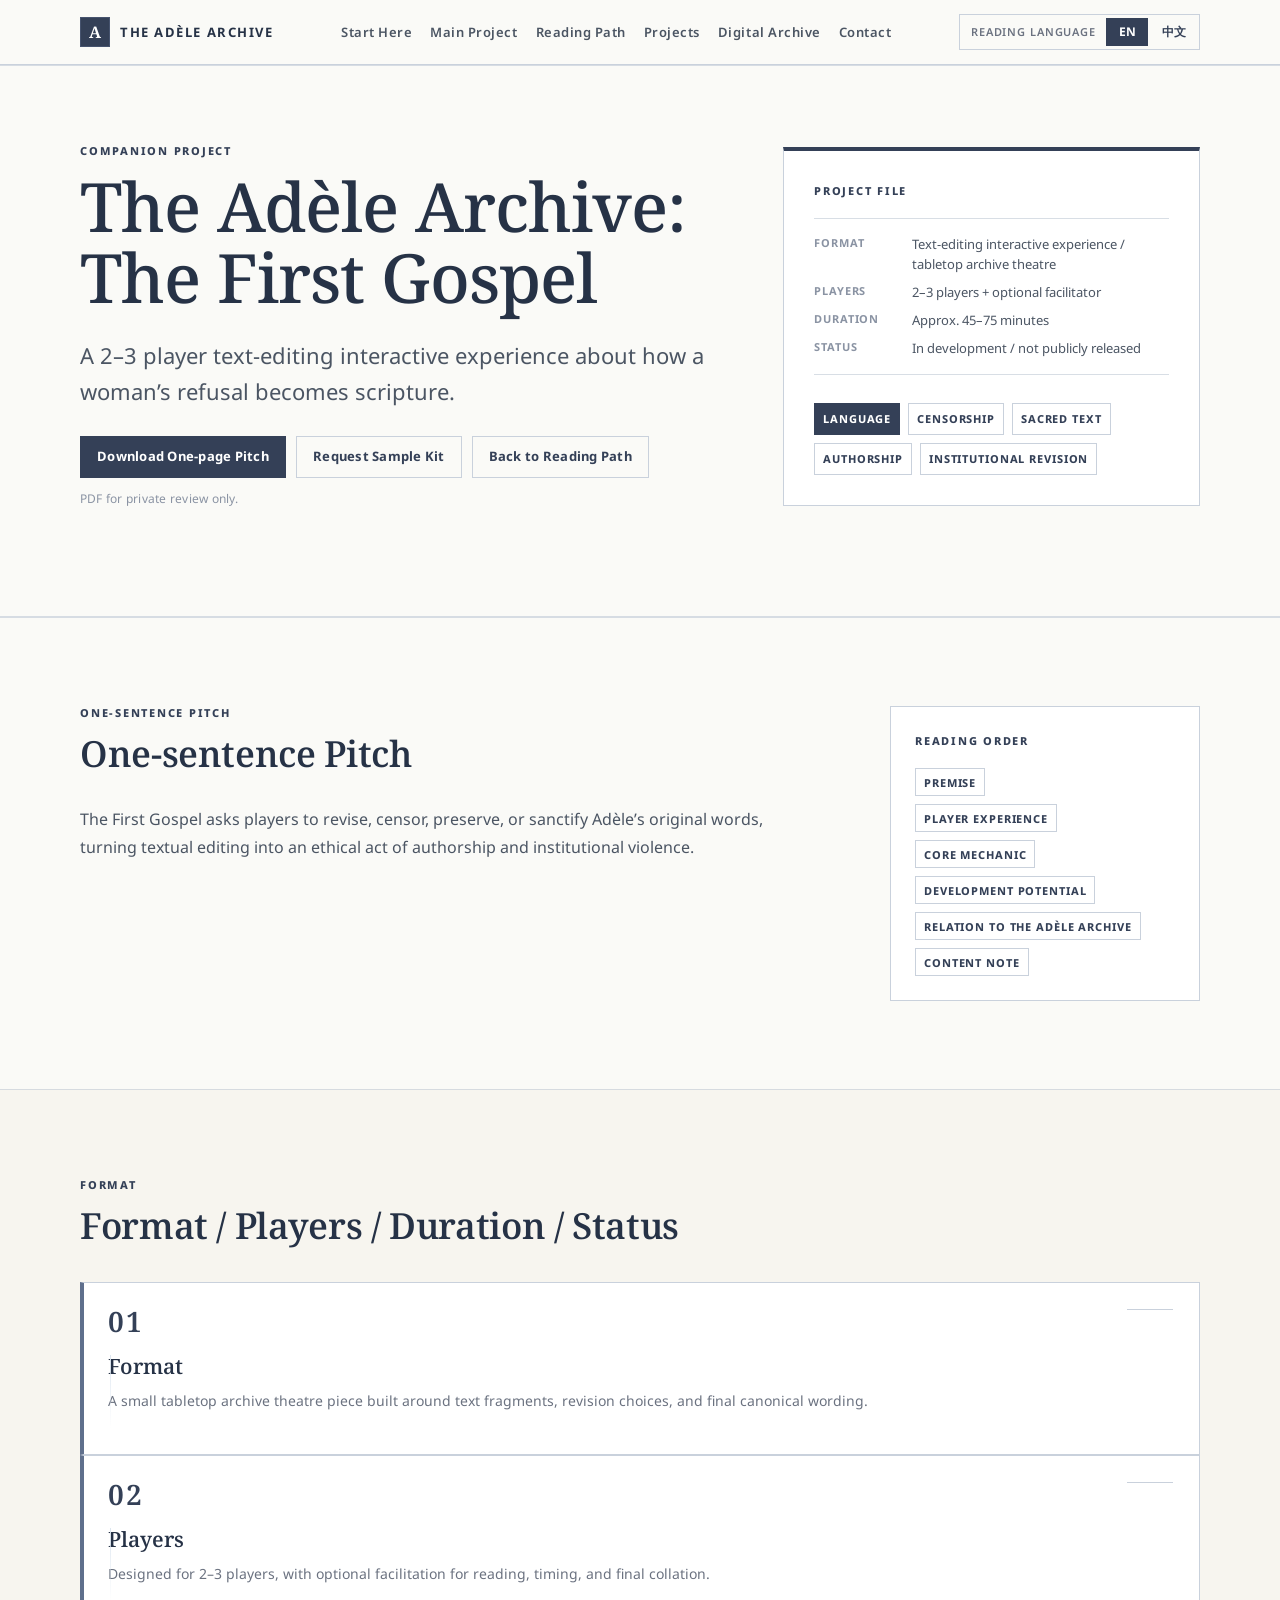
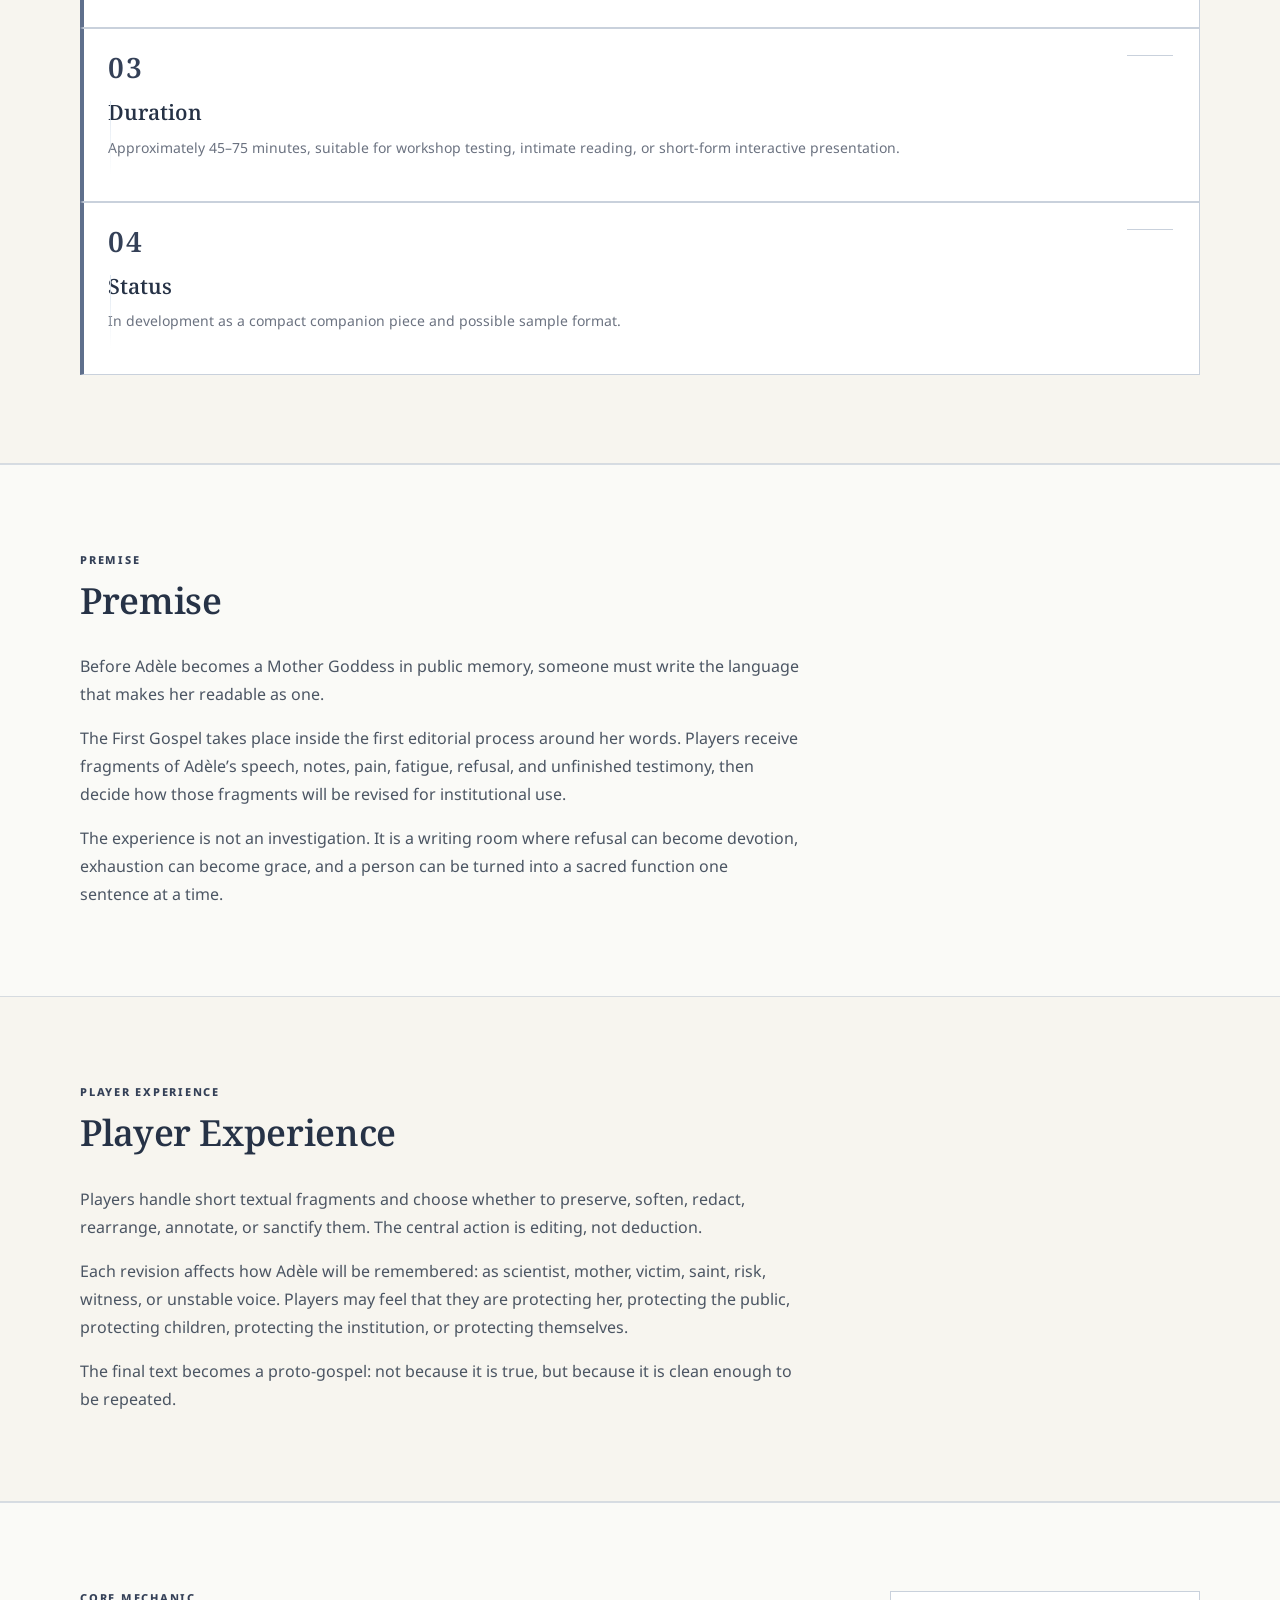
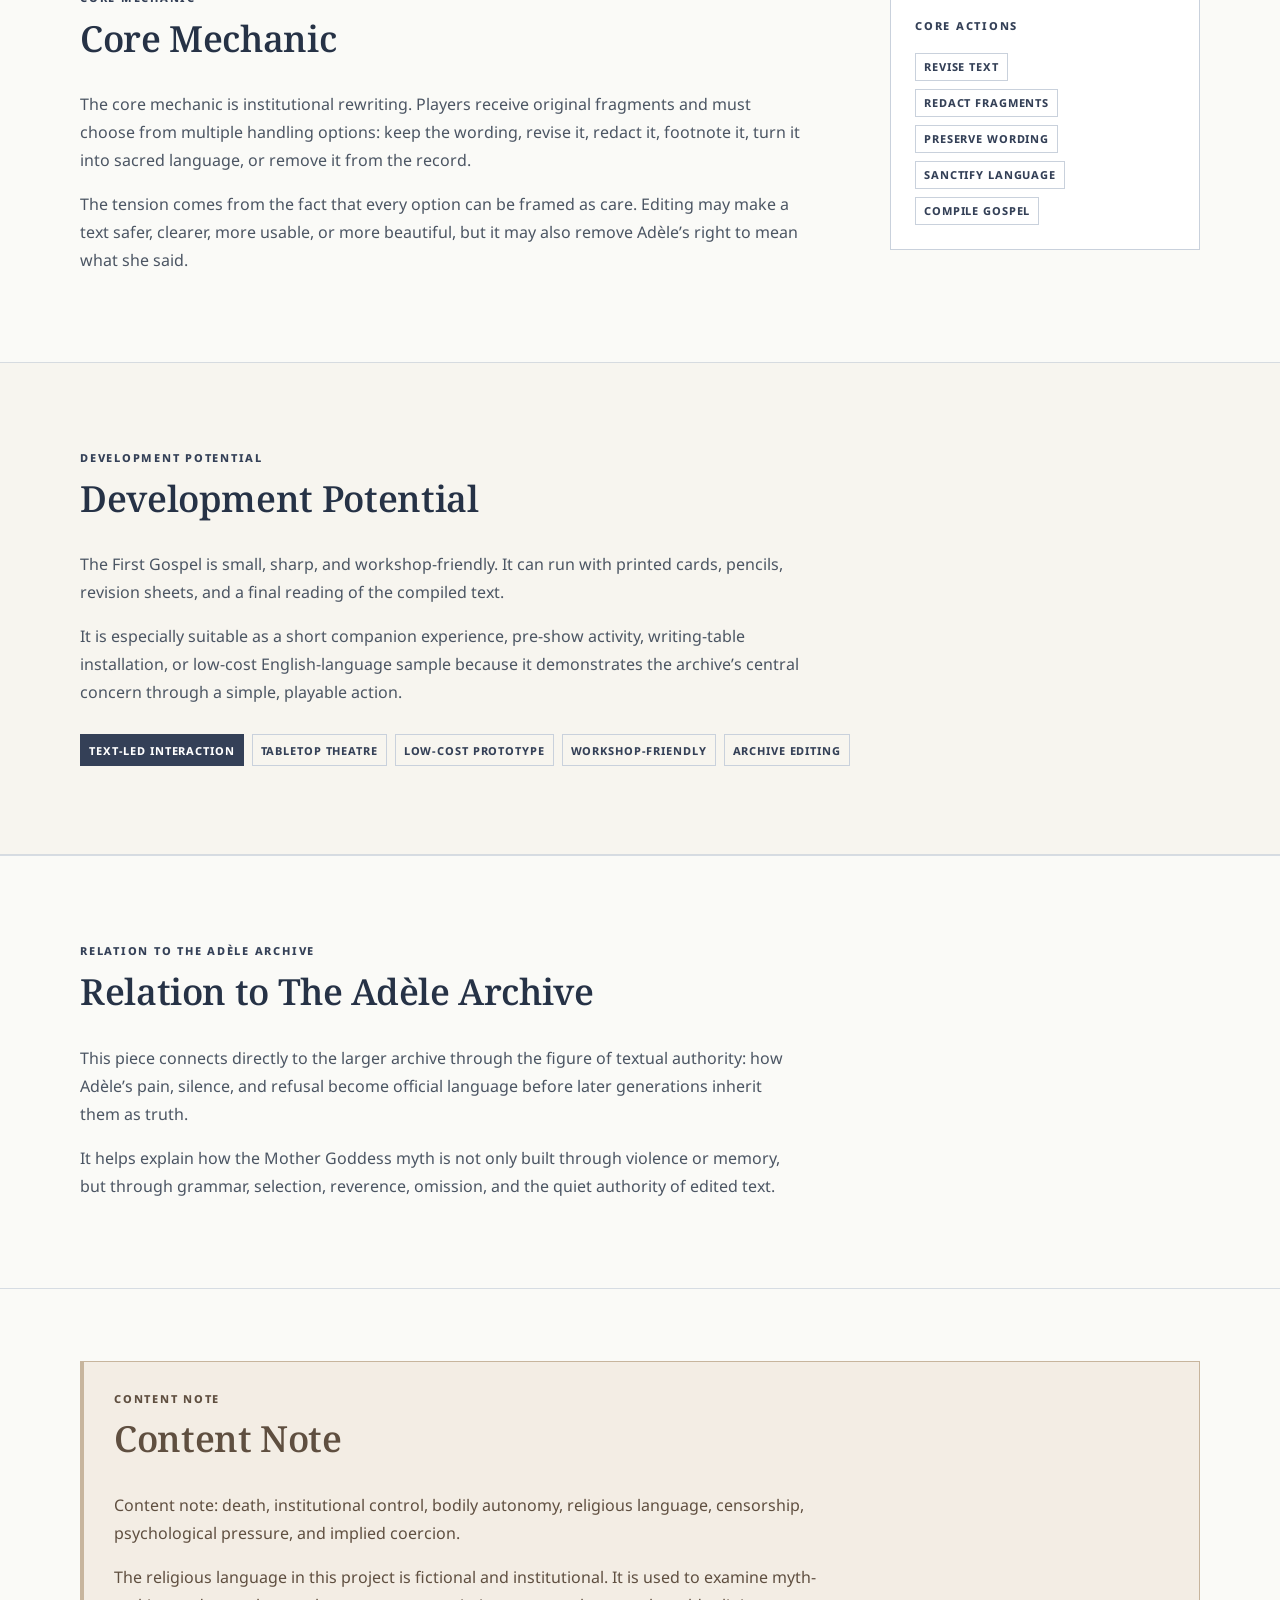
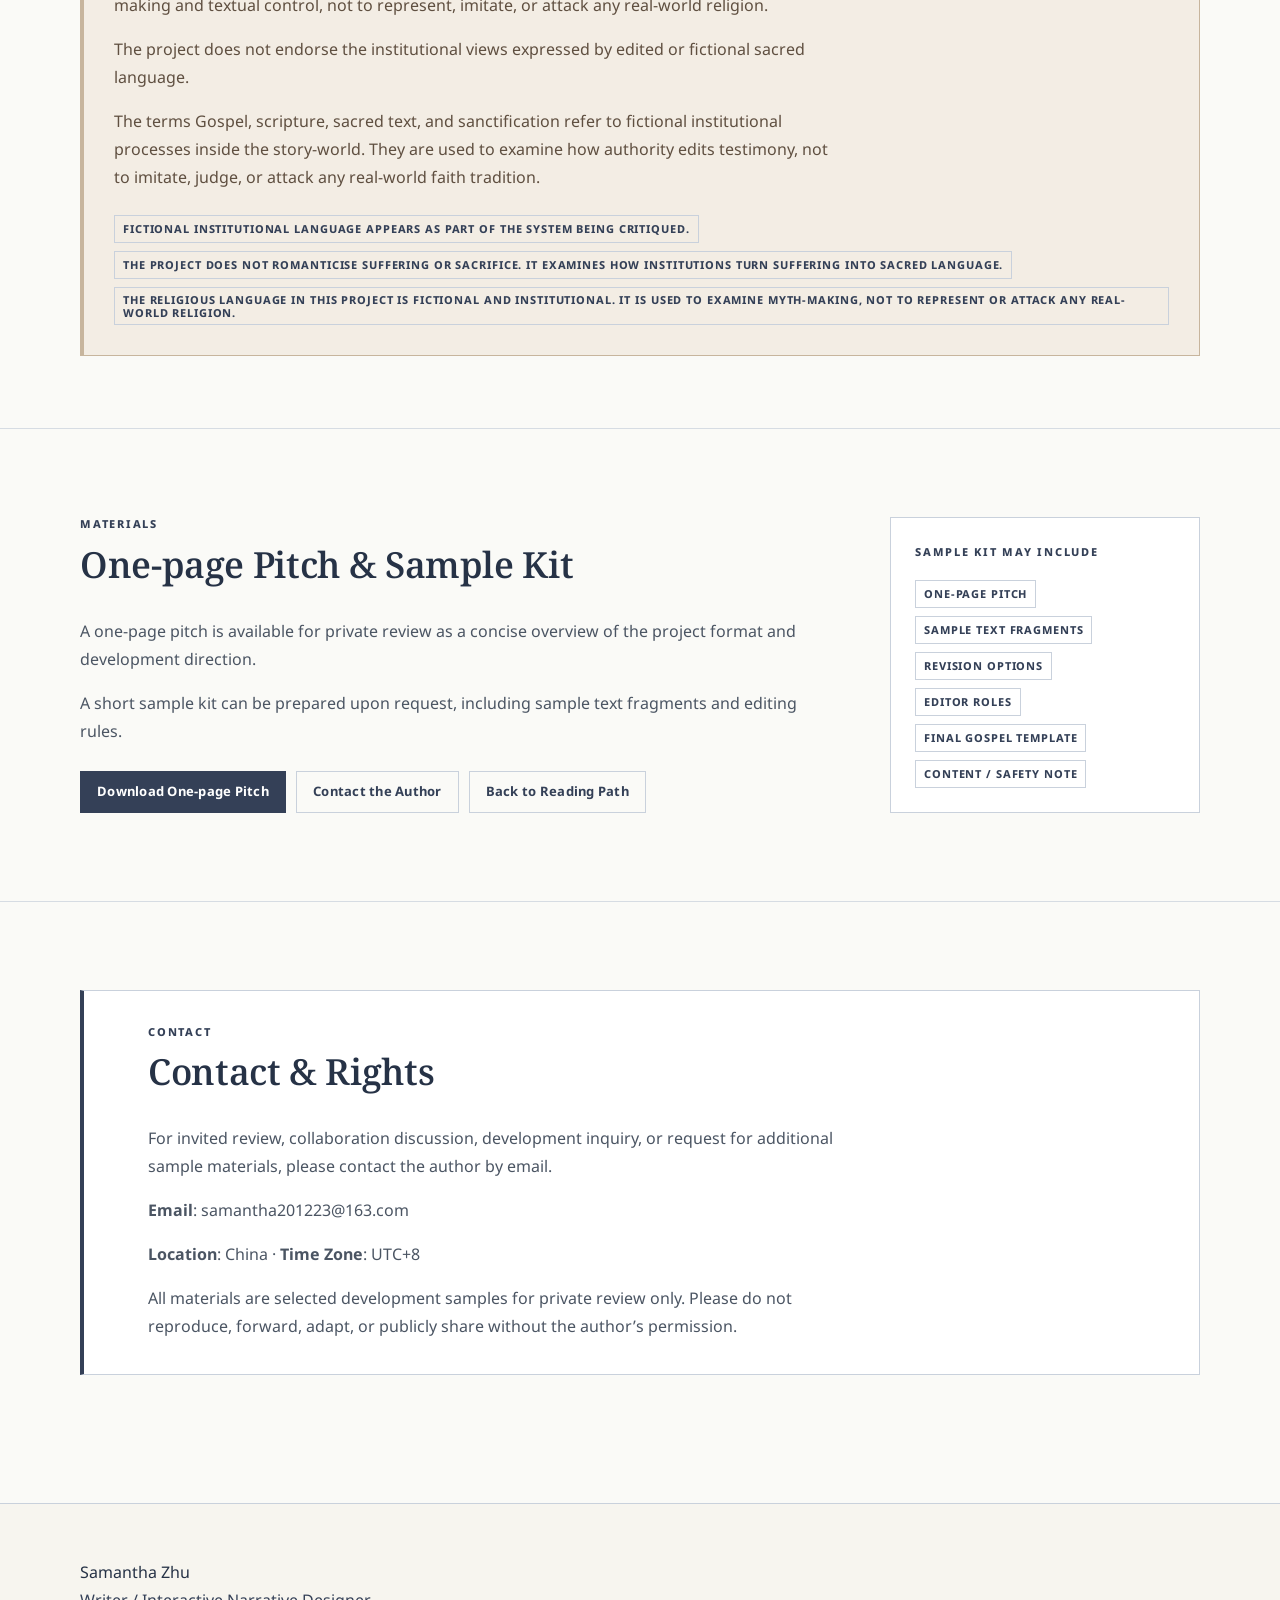
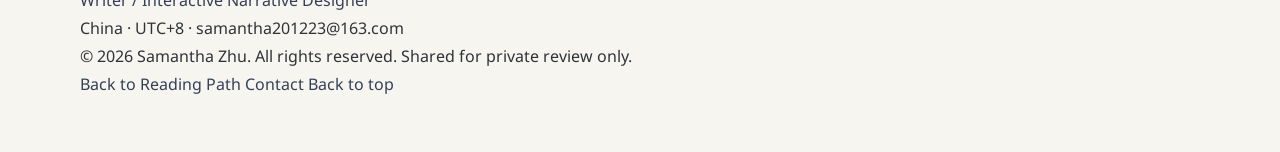
<file: first-gospel.html>
<!DOCTYPE html>
<html lang="en" data-lang="en">
<head>
  <meta charset="UTF-8" />
  <meta name="viewport" content="width=device-width, initial-scale=1.0" />
  <title data-page-i18n="metaTitle">The Adèle Archive: The First Gospel</title>
  <meta name="description" content="A text-editing interactive experience about how a woman’s refusal becomes scripture." data-page-meta-description />
  <meta name="robots" content="noindex, nofollow" />

  <link rel="preconnect" href="https://fonts.googleapis.com" />
  <link rel="preconnect" href="https://fonts.gstatic.com" crossorigin />
  <link href="https://fonts.googleapis.com/css2?family=Noto+Serif:wght@400;500;600;700&family=Noto+Sans:wght@400;500;600;700&family=Noto+Sans+SC:wght@400;500;600;700&display=swap" rel="stylesheet" />

  <link rel="stylesheet" href="css/style.css" />
  <script src="js/lang.js" defer></script>
  <script src="js/main.js" defer></script>
</head>

<body>
  <a class="skip-link" href="#main-content">Skip to main content</a>

  <header class="site-header" id="site-header">
  <div class="site-header__inner container">
    <a class="site-brand" href="index.html#start" aria-label="The Adèle Archive Home">
      <span class="site-brand__mark">A</span>
      <span class="site-brand__text" data-i18n="nav.brand">THE ADÈLE ARCHIVE</span>
    </a>

    <nav class="site-nav" aria-label="Primary navigation">
      <a href="index.html#start" class="site-nav__link" data-i18n="nav.start">Start Here</a>
      <a href="main-project.html" class="site-nav__link" data-i18n="projects.mainProject.shortTitle">Main Project</a>
      <a href="index.html#reading-path" class="site-nav__link" data-i18n="nav.path">Reading Path</a>
      <a href="index.html#projects" class="site-nav__link" data-i18n="nav.projects">Projects</a>
      <a href="index.html#digital-archive" class="site-nav__link" data-i18n="nav.digitalArchive">Digital Archive</a>
      <a href="contact.html" class="site-nav__link" data-i18n="nav.contact">Contact</a>
    </nav>

    <div class="header-actions">
      <div class="lang-switch" aria-label="Reading language">
        <span class="lang-switch__label" data-i18n="meta.languageLabel">Reading Language</span>
        <button class="lang-switch__button is-active" type="button" data-lang-button="en" aria-pressed="true">EN</button>
        <button class="lang-switch__button" type="button" data-lang-button="zh" aria-pressed="false">中文</button>
      </div>

      <button class="mobile-menu-toggle" type="button" aria-controls="mobile-menu" aria-expanded="false" data-action="toggle-menu">
        <span data-i18n="nav.menu">Menu</span>
      </button>
    </div>
  </div>

  <div class="mobile-menu" id="mobile-menu" hidden>
    <nav class="mobile-menu__nav" aria-label="Mobile navigation">
      <a href="index.html#start" class="mobile-menu__link" data-i18n="nav.start">Start Here</a>
      <a href="main-project.html" class="mobile-menu__link" data-i18n="projects.mainProject.shortTitle">Main Project</a>
      <a href="index.html#reading-path" class="mobile-menu__link" data-i18n="nav.path">Reading Path</a>
      <a href="index.html#projects" class="mobile-menu__link" data-i18n="nav.projects">Projects</a>
      <a href="index.html#digital-archive" class="mobile-menu__link" data-i18n="nav.digitalArchive">Digital Archive</a>
      <a href="contact.html" class="mobile-menu__link" data-i18n="nav.contact">Contact</a>
    </nav>

    <div class="mobile-menu__lang">
      <span class="mobile-menu__lang-label" data-i18n="meta.languageLabel">Reading Language</span>
      <button type="button" data-lang-button="en">EN</button>
      <button type="button" data-lang-button="zh">中文</button>
    </div>
  </div>
</header>

  <main id="main-content">
    <section class="section hero-section project-page-hero" id="project-header" aria-labelledby="project-title">
      <div class="container hero-grid">
        <div class="hero-copy">
          <p class="eyebrow" data-page-i18n="eyebrow">COMPANION PROJECT</p>
          <h1 class="hero-title" id="project-title" data-page-i18n="title">Project Title</h1>
          <p class="hero-subtitle" data-page-i18n="subtitle">Project subtitle.</p>

          <div class="button-group access-card__actions">
            <a class="button button-primary" href="assets/pdfs/The_Adele_Archive_The_First_Gospel_One_Page_Pitch.pdf" download data-i18n="buttons.downloadPitch">Download One-page Pitch</a>
            <button
  class="button button-secondary"
  type="button"
  data-copy-email="samantha201223@163.com"
  data-i18n="buttons.requestSampleKit"
>
  Request Sample Kit
</button>
            <a class="button button-secondary" href="index.html#reading-path" data-i18n="buttons.backToReadingPath">Back to Reading Path</a>
          </div>
          <p class="download-note" data-i18n="common.pdfPrivateReview">PDF for private review only.</p>
        </div>

        <aside class="hero-panel" aria-label="Project summary">
          <p class="hero-panel__label" data-page-template="projectFileLabel">PROJECT FILE</p>
          <dl class="project-meta project-meta--hero">
            <div class="project-meta__item"><dt data-i18n="common.format">Format</dt><dd data-page-i18n="meta.format">Format value</dd></div>
            <div class="project-meta__item"><dt data-i18n="common.players">Players</dt><dd data-page-i18n="meta.players">Players value</dd></div>
            <div class="project-meta__item"><dt data-i18n="common.duration">Duration</dt><dd data-page-i18n="meta.duration">Duration value</dd></div>
            <div class="project-meta__item"><dt data-i18n="common.status">Status</dt><dd data-page-i18n="meta.status">Status value</dd></div>
          </dl>
          <div class="tag-list hero-tags" data-page-tags="tags"></div>
        </aside>
      </div>
    </section>

    <section class="section" id="one-sentence-pitch" aria-labelledby="one-sentence-pitch-title">
      <div class="container world-grid">
        <div class="section-copy">
          <div class="section-header">
            <p class="eyebrow" data-page-template="sections.oneSentencePitch.eyebrow">ONE-SENTENCE PITCH</p>
            <h2 class="section-title" id="one-sentence-pitch-title" data-page-template="sections.oneSentencePitch.title">One-sentence Pitch</h2>
          </div>
          <div class="prose content-narrow"><p data-page-i18n="oneSentencePitch">One clear sentence explaining the project.</p></div>
        </div>
        <aside class="index-panel" aria-label="Project page index">
          <p class="index-panel__label" data-page-template="readingOrderLabel">READING ORDER</p>
          <div class="tag-list tag-list--vertical">
            <a class="tag" href="#premise" data-page-template="sections.premise.title">Premise</a>
            <a class="tag" href="#player-experience" data-page-template="sections.playerExperience.title">Player Experience</a>
            <a class="tag" href="#core-mechanic" data-page-template="sections.coreMechanic.title">Core Mechanic</a>
            <a class="tag" href="#development-potential" data-page-template="sections.developmentPotential.title">Development Potential</a>
            <a class="tag" href="#relation" data-page-template="sections.relation.title">Relation</a>
            <a class="tag" href="#content-note" data-page-template="sections.contentNote.title">Content Note</a>
          </div>
        </aside>
      </div>
    </section>

    <section class="section reading-path-section" id="format" aria-labelledby="format-title">
      <div class="container">
        <div class="section-header">
          <p class="eyebrow" data-page-template="sections.format.eyebrow">FORMAT</p>
          <h2 class="section-title" id="format-title" data-page-template="sections.format.title">Format / Players / Duration / Status</h2>
        </div>
        <div class="project-detail-grid">
          <article class="path-card"><p class="path-card__number">01</p><h3 class="path-card__title" data-i18n="common.format">Format</h3><p class="path-card__description" data-page-i18n="formatDetails.format">Format detail.</p></article>
          <article class="path-card"><p class="path-card__number">02</p><h3 class="path-card__title" data-i18n="common.players">Players</h3><p class="path-card__description" data-page-i18n="formatDetails.players">Players detail.</p></article>
          <article class="path-card"><p class="path-card__number">03</p><h3 class="path-card__title" data-i18n="common.duration">Duration</h3><p class="path-card__description" data-page-i18n="formatDetails.duration">Duration detail.</p></article>
          <article class="path-card"><p class="path-card__number">04</p><h3 class="path-card__title" data-i18n="common.status">Status</h3><p class="path-card__description" data-page-i18n="formatDetails.status">Status detail.</p></article>
        </div>
      </div>
    </section>

    <section class="section" id="premise" aria-labelledby="premise-title"><div class="container"><div class="section-header"><p class="eyebrow" data-page-template="sections.premise.eyebrow">PREMISE</p><h2 class="section-title" id="premise-title" data-page-template="sections.premise.title">Premise</h2></div><div class="prose content-narrow" data-page-list="premise"></div></div></section>

    <section class="section reading-path-section" id="player-experience" aria-labelledby="player-experience-title"><div class="container"><div class="section-header"><p class="eyebrow" data-page-template="sections.playerExperience.eyebrow">PLAYER EXPERIENCE</p><h2 class="section-title" id="player-experience-title" data-page-template="sections.playerExperience.title">Player Experience</h2></div><div class="prose content-narrow" data-page-list="playerExperience"></div></div></section>

    <section class="section" id="core-mechanic" aria-labelledby="core-mechanic-title">
      <div class="container world-grid"><div class="section-copy"><div class="section-header"><p class="eyebrow" data-page-template="sections.coreMechanic.eyebrow">CORE MECHANIC</p><h2 class="section-title" id="core-mechanic-title" data-page-template="sections.coreMechanic.title">Core Mechanic</h2></div><div class="prose content-narrow" data-page-list="coreMechanic.body"></div></div><aside class="index-panel"><p class="index-panel__label" data-page-template="coreActionLabel">CORE ACTIONS</p><div class="tag-list tag-list--vertical" data-page-tags="coreMechanic.actions"></div></aside></div>
    </section>

    <section class="section reading-path-section" id="development-potential" aria-labelledby="development-potential-title"><div class="container"><div class="section-header"><p class="eyebrow" data-page-template="sections.developmentPotential.eyebrow">DEVELOPMENT POTENTIAL</p><h2 class="section-title" id="development-potential-title" data-page-template="sections.developmentPotential.title">Development Potential</h2></div><div class="prose content-narrow" data-page-list="developmentPotential.body"></div><div class="tag-list hero-tags" data-page-tags="developmentPotential.tags"></div></div></section>

    <section class="section" id="relation" aria-labelledby="relation-title"><div class="container"><div class="section-header"><p class="eyebrow" data-page-template="sections.relation.eyebrow">RELATION TO THE ADÈLE ARCHIVE</p><h2 class="section-title" id="relation-title" data-page-template="sections.relation.title">Relation to The Adèle Archive</h2></div><div class="prose content-narrow" data-page-list="relation"></div></div></section>

    <section class="section content-note-section" id="content-note" aria-labelledby="content-note-title"><div class="container"><article class="content-note"><div class="section-header"><p class="eyebrow" data-page-template="sections.contentNote.eyebrow">CONTENT NOTE</p><h2 class="section-title" id="content-note-title" data-page-template="sections.contentNote.title">Content Note</h2></div><div class="prose content-narrow" data-page-list="contentNote"></div><div class="content-note__tags"><span class="tag" data-i18n="risk.fictionalSystemLanguage">Fictional institutional language appears as part of the system being critiqued.</span><span class="tag" data-i18n="risk.noRomanticSuffering">The project does not romanticise suffering or sacrifice.</span><span class="tag" data-i18n="risk.religionNote">Fictional religious language is used to examine myth-making.</span></div></article></div></section>

    <section class="section" id="sample-kit" aria-labelledby="sample-kit-title"><div class="container world-grid"><div class="section-copy"><div class="section-header"><p class="eyebrow" data-page-template="sections.materials.eyebrow">MATERIALS</p><h2 class="section-title" id="sample-kit-title" data-page-template="sections.materials.title">One-page Pitch & Sample Kit</h2></div><div class="prose content-narrow"><p data-page-i18n="materials.pitchNote">A one-page pitch is available for private review.</p><p data-page-i18n="materials.sampleKitNote">A short sample kit can be prepared upon request.</p></div><div class="button-group access-card__actions"><a class="button button-primary" href="assets/pdfs/The_Adele_Archive_The_First_Gospel_One_Page_Pitch.pdf" download data-i18n="buttons.downloadPitch">Download One-page Pitch</a><button
  class="button button-secondary"
  type="button"
  data-copy-email="samantha201223@163.com"
  data-i18n="buttons.contactAuthor"
>
  Contact the Author
</button><a class="button button-secondary" href="index.html#reading-path" data-i18n="buttons.backToReadingPath">Back to Reading Path</a></div></div><aside class="index-panel"><p class="index-panel__label" data-page-template="sampleKitLabel">SAMPLE KIT MAY INCLUDE</p><div class="tag-list tag-list--vertical" data-page-tags="materials.sampleKitItems"></div></aside></div></section>

    <section class="section" id="contact" aria-labelledby="contact-title"><div class="container"><div class="contact-card"><div class="section-header"><p class="eyebrow" data-i18n="home.contact.eyebrow">CONTACT</p><h2 class="section-title" id="contact-title" data-page-template="sections.contact.title">Contact & Rights</h2></div><div class="prose content-narrow"><p data-i18n="home.contact.body">For invited review, collaboration discussion, development inquiry, or request for additional sample materials, please contact the author by email.</p><p><strong data-i18n="home.contact.emailLabel">Email</strong>: <a href="mailto:samantha201223@163.com">samantha201223@163.com</a></p><p><strong data-i18n="home.contact.locationLabel">Location</strong>: <span data-i18n="home.contact.location">China</span> · <strong data-i18n="home.contact.timezoneLabel">Time Zone</strong>: <span data-i18n="home.contact.timezone">UTC+8</span></p><p data-page-template="rightsNotice">All materials are selected development samples for private review only. Please do not reproduce, forward, adapt, or publicly share without the author’s permission.</p></div></div></div></section>
  </main>

  <footer class="site-footer" id="site-footer">
  <div class="container site-footer__inner">
    <div class="site-footer__identity">
      <p class="site-footer__name" data-i18n="footer.name">Samantha Zhu</p>
      <p class="site-footer__role" data-i18n="footer.role">Writer / Interactive Narrative Designer</p>
      <p class="site-footer__meta">
        <span data-i18n="footer.location">China · UTC+8</span>
        <span aria-hidden="true"> · </span>
        <a href="mailto:samantha201223@163.com" data-i18n="footer.email">samantha201223@163.com</a>
      </p>
      <p class="site-footer__rights" data-i18n="footer.shortRights">© 2026 Samantha Zhu. All rights reserved. Shared for private review only.</p>
    </div>

    <nav class="site-footer__links" aria-label="Footer navigation">
      <a href="index.html#reading-path" data-i18n="buttons.backToReadingPath">Back to Reading Path</a>
      <a href="contact.html" data-i18n="nav.contact">Contact</a>
      <a href="#site-header" data-i18n="nav.backToTop">Back to top</a>
    </nav>
  </div>
</footer>

  <script>
    window.PAGE_PROJECT_DATA = {
  "en": {
    "metaTitle": "The Adèle Archive: The First Gospel",
    "metaDescription": "A text-editing interactive experience about how a woman’s refusal becomes scripture.",
    "eyebrow": "COMPANION PROJECT",
    "title": "The Adèle Archive: The First Gospel",
    "subtitle": "A 2–3 player text-editing interactive experience about how a woman’s refusal becomes scripture.",
    "meta": {
      "format": "Text-editing interactive experience / tabletop archive theatre",
      "players": "2–3 players + optional facilitator",
      "duration": "Approx. 45–75 minutes",
      "status": "In development / not publicly released"
    },
    "tags": [
      "language",
      "censorship",
      "sacred text",
      "authorship",
      "institutional revision"
    ],
    "oneSentencePitch": "The First Gospel asks players to revise, censor, preserve, or sanctify Adèle’s original words, turning textual editing into an ethical act of authorship and institutional violence.",
    "formatDetails": {
      "format": "A small tabletop archive theatre piece built around text fragments, revision choices, and final canonical wording.",
      "players": "Designed for 2–3 players, with optional facilitation for reading, timing, and final collation.",
      "duration": "Approximately 45–75 minutes, suitable for workshop testing, intimate reading, or short-form interactive presentation.",
      "status": "In development as a compact companion piece and possible sample format."
    },
    "premise": [
      "Before Adèle becomes a Mother Goddess in public memory, someone must write the language that makes her readable as one.",
      "The First Gospel takes place inside the first editorial process around her words. Players receive fragments of Adèle’s speech, notes, pain, fatigue, refusal, and unfinished testimony, then decide how those fragments will be revised for institutional use.",
      "The experience is not an investigation. It is a writing room where refusal can become devotion, exhaustion can become grace, and a person can be turned into a sacred function one sentence at a time."
    ],
    "playerExperience": [
      "Players handle short textual fragments and choose whether to preserve, soften, redact, rearrange, annotate, or sanctify them. The central action is editing, not deduction.",
      "Each revision affects how Adèle will be remembered: as scientist, mother, victim, saint, risk, witness, or unstable voice. Players may feel that they are protecting her, protecting the public, protecting children, protecting the institution, or protecting themselves.",
      "The final text becomes a proto-gospel: not because it is true, but because it is clean enough to be repeated."
    ],
    "coreMechanic": {
      "body": [
        "The core mechanic is institutional rewriting. Players receive original fragments and must choose from multiple handling options: keep the wording, revise it, redact it, footnote it, turn it into sacred language, or remove it from the record.",
        "The tension comes from the fact that every option can be framed as care. Editing may make a text safer, clearer, more usable, or more beautiful, but it may also remove Adèle’s right to mean what she said."
      ],
      "actions": [
        "revise text",
        "redact fragments",
        "preserve wording",
        "sanctify language",
        "compile gospel"
      ]
    },
    "developmentPotential": {
      "body": [
        "The First Gospel is small, sharp, and workshop-friendly. It can run with printed cards, pencils, revision sheets, and a final reading of the compiled text.",
        "It is especially suitable as a short companion experience, pre-show activity, writing-table installation, or low-cost English-language sample because it demonstrates the archive’s central concern through a simple, playable action."
      ],
      "tags": [
        "text-led interaction",
        "tabletop theatre",
        "low-cost prototype",
        "workshop-friendly",
        "archive editing"
      ]
    },
    "relation": [
      "This piece connects directly to the larger archive through the figure of textual authority: how Adèle’s pain, silence, and refusal become official language before later generations inherit them as truth.",
      "It helps explain how the Mother Goddess myth is not only built through violence or memory, but through grammar, selection, reverence, omission, and the quiet authority of edited text."
    ],
    "contentNote": [
      "Content note: death, institutional control, bodily autonomy, religious language, censorship, psychological pressure, and implied coercion.",
      "The religious language in this project is fictional and institutional. It is used to examine myth-making and textual control, not to represent, imitate, or attack any real-world religion.",
      "The project does not endorse the institutional views expressed by edited or fictional sacred language.",
      "The terms Gospel, scripture, sacred text, and sanctification refer to fictional institutional processes inside the story-world. They are used to examine how authority edits testimony, not to imitate, judge, or attack any real-world faith tradition.",
      ],
    "materials": {
      "pitchNote": "A one-page pitch is available for private review as a concise overview of the project format and development direction.",
      "sampleKitNote": "A short sample kit can be prepared upon request, including sample text fragments and editing rules.",
      "sampleKitItems": [
        "one-page pitch",
        "sample text fragments",
        "revision options",
        "editor roles",
        "final gospel template",
        "content / safety note"
      ]
    }
  },
  "zh": {
    "metaTitle": "阿黛勒档案：第一圣典",
    "metaDescription": "一个文本编辑型互动体验，关于一个女人的拒绝如何被改写为圣典。",
    "eyebrow": "可合作开发衍生项目",
    "title": "阿黛勒档案：第一圣典",
    "subtitle": "一个2–3人文本编辑型互动体验，关于一个女人的拒绝如何被改写为圣典。",
    "meta": {
      "format": "文本编辑型互动体验 / 桌面档案剧场",
      "players": "2–3名玩家 + 可选主持人",
      "duration": "约45–75分钟",
      "status": "开发中 / 未公开发布"
    },
    "tags": [
      "语言",
      "审查",
      "圣典文本",
      "作者权",
      "制度修订"
    ],
    "oneSentencePitch": "《第一圣典》让玩家修改、删节、保存或神圣化阿黛勒的原话，把文本编辑变成一种关于作者权、制度暴力与伦理责任的互动动作。",
    "formatDetails": {
      "format": "一个小型桌面档案剧场，围绕文本碎片、修订选择和最终圣典措辞展开。",
      "players": "适合2–3名玩家，可配主持人负责阅读节奏、时间控制和最终汇编。",
      "duration": "约45–75分钟，适合工作坊测试、亲密型阅读或短形式互动呈现。",
      "status": "作为小型 companion piece 与可能的英文样本格式开发中。"
    },
    "premise": [
      "在阿黛勒被公共记忆塑造成母神之前，必须先有人写出一种语言，让她能够被这样阅读。",
      "《第一圣典》发生在围绕阿黛勒原话展开的第一场编辑过程中。玩家拿到她的语句、笔记、痛苦、疲惫、拒绝和未完成证词，并决定这些片段将如何被修订成制度可以使用的文本。",
      "这不是调查，而是一间写作室。在这里，拒绝可以被改成奉献，疲惫可以被改成恩典，一个人可以在一句一句修订中被变成神圣功能。"
    ],
    "playerExperience": [
      "玩家处理短文本碎片，并选择保留、柔化、删节、重排、批注或神圣化。核心行动不是推理，而是编辑。",
      "每一次修订都会改变阿黛勒被记住的方式：她会被写成科学家、母亲、受害者、圣人、风险、见证者，还是“不稳定声音”。玩家可能以为自己是在保护她、保护公众、保护孩子、保护机构，或者保护自己。",
      "最终文本会成为一份原始圣典。它不一定更真实，但它更干净、更适合被重复。"
    ],
    "coreMechanic": {
      "body": [
        "核心机制是制度化改写。玩家收到阿黛勒的原始片段，并必须从不同处理方式中选择：保留原句、修订、删节、加脚注、转化为神圣语言，或从记录中移除。",
        "张力来自于：每一种选择都可以被包装成照护。编辑也许让文本更安全、更清楚、更可用、更美，但它也可能夺走阿黛勒解释自己话语的权利。"
      ],
      "actions": [
        "修订文本",
        "删节片段",
        "保留原话",
        "神圣化语言",
        "汇编圣典"
      ]
    },
    "developmentPotential": {
      "body": [
        "《第一圣典》体量小、锋利、适合工作坊。它可以通过纸质卡片、铅笔、修订表和最终朗读完成。",
        "它非常适合作为短型 companion experience、演前活动、写作桌装置或低成本英文样本，因为它用一个简单可玩的动作展示了整个档案宇宙的核心问题。"
      ],
      "tags": [
        "文本驱动互动",
        "桌面剧场",
        "低成本原型",
        "适合工作坊",
        "档案编辑"
      ]
    },
    "relation": [
      "这个作品通过“文本权威”直接连接母项目：阿黛勒的疼痛、沉默和拒绝，如何在后世继承它们之前，先被整理成官方语言。",
      "它解释了母神神话并不只由暴力或记忆建成，也由语法、筛选、敬语、省略，以及被编辑文本所拥有的安静权威建成。"
    ],
    "contentNote": [
      "内容提示：死亡、制度控制、身体自主权、宗教化语言、审查、心理压力与隐含强迫。",
      "本项目中的宗教语言是虚构制度语言，用于讨论神话建构与文本控制，不指代、模仿或攻击任何现实宗教。",
      "作品不认同被编辑文本或虚构圣典语言中呈现的制度立场。",
      "“圣典”“福音”“神圣文本”“神圣化”等词语均指作品世界内部的虚构制度流程，用于讨论权力如何编辑证词，并不模仿、评判或攻击任何现实宗教传统。"
    ],
    "materials": {
      "pitchNote": "本项目可提供一页英文 pitch，用于私人阅读与合作评估。",
      "sampleKitNote": "如有需要，可准备短版 sample kit，包括文本碎片样例与编辑规则。",
      "sampleKitItems": [
        "一页 pitch",
        "文本碎片样例",
        "修订选项",
        "编辑者角色",
        "最终圣典模板",
        "内容与安全说明"
      ]
    }
  }
};
    window.PAGE_TEMPLATE_TEXT = {
      en: {
        projectFileLabel: 'PROJECT FILE', readingOrderLabel: 'READING ORDER', coreActionLabel: 'CORE ACTIONS', sampleKitLabel: 'SAMPLE KIT MAY INCLUDE',
        sections: {
          oneSentencePitch: {eyebrow:'ONE-SENTENCE PITCH', title:'One-sentence Pitch'},
          format: {eyebrow:'FORMAT', title:'Format / Players / Duration / Status'},
          premise: {eyebrow:'PREMISE', title:'Premise'},
          playerExperience: {eyebrow:'PLAYER EXPERIENCE', title:'Player Experience'},
          coreMechanic: {eyebrow:'CORE MECHANIC', title:'Core Mechanic'},
          developmentPotential: {eyebrow:'DEVELOPMENT POTENTIAL', title:'Development Potential'},
          relation: {eyebrow:'RELATION TO THE ADÈLE ARCHIVE', title:'Relation to The Adèle Archive'},
          contentNote: {eyebrow:'CONTENT NOTE', title:'Content Note'},
          materials: {eyebrow:'MATERIALS', title:'One-page Pitch & Sample Kit'},
          contact: {title:'Contact & Rights'}
        },
        rightsNotice: 'All materials are selected development samples for private review only. Please do not reproduce, forward, adapt, or publicly share without the author’s permission.'
      },
      zh: {
        projectFileLabel: '项目档案', readingOrderLabel: '阅读顺序', coreActionLabel: '核心动作', sampleKitLabel: '样章包可包含',
        sections: {
          oneSentencePitch: {eyebrow:'一句话提案', title:'一句话提案'},
          format: {eyebrow:'项目形式', title:'形式 / 人数 / 时长 / 状态'},
          premise: {eyebrow:'前提设定', title:'Premise / 前提设定'},
          playerExperience: {eyebrow:'玩家体验', title:'Player Experience / 玩家体验'},
          coreMechanic: {eyebrow:'核心机制', title:'Core Mechanic / 核心机制'},
          developmentPotential: {eyebrow:'开发潜力', title:'Development Potential / 开发潜力'},
          relation: {eyebrow:'与阿黛勒档案的关系', title:'Relation to The Adèle Archive / 与母项目的关系'},
          contentNote: {eyebrow:'内容提示', title:'Content Note / 内容提示'},
          materials: {eyebrow:'项目材料', title:'One-page Pitch 与 Sample Kit'},
          contact: {title:'Contact & Rights / 联系方式与权利声明'}
        },
        rightsNotice: '本页面材料均为私人阅读与项目评估用的精选开发样本。未经作者许可，请勿复制、转发、改编或公开传播。'
      }
    };

    (function () {
      const STORAGE_KEY = 'adeleArchiveLanguage';
      const DEFAULT_LANG = 'en';
      function getByPath(object, path) {
        return path.split('.').reduce((current, key) => current && Object.prototype.hasOwnProperty.call(current, key) ? current[key] : undefined, object);
      }
      function setText(selector, source) {
        document.querySelectorAll(selector).forEach((node) => {
          const path = node.getAttribute(selector.slice(1, -1));
          const value = getByPath(source, path);
          if (typeof value === 'string') node.textContent = value;
        });
      }
      function renderList(source) {
        document.querySelectorAll('[data-page-list]').forEach((container) => {
          const list = getByPath(source, container.getAttribute('data-page-list'));
          container.innerHTML = '';
          if (!Array.isArray(list)) return;
          list.forEach((item) => { const p = document.createElement('p'); p.textContent = item; container.appendChild(p); });
        });
      }
      function renderTags(source) {
        document.querySelectorAll('[data-page-tags]').forEach((container) => {
          const tags = getByPath(source, container.getAttribute('data-page-tags'));
          container.innerHTML = '';
          if (!Array.isArray(tags)) return;
          tags.forEach((item) => { const span = document.createElement('span'); span.className = 'tag'; span.textContent = item; container.appendChild(span); });
        });
      }
      function applyPageLanguage(lang) {
        if (!['en','zh'].includes(lang)) lang = DEFAULT_LANG;
        const data = window.PAGE_PROJECT_DATA[lang];
        const template = window.PAGE_TEMPLATE_TEXT[lang];
        if (!data || !template) return;
        document.documentElement.lang = lang === 'zh' ? 'zh-CN' : 'en';
        document.documentElement.dataset.lang = lang;
        document.title = data.metaTitle || document.title;
        const desc = document.querySelector('[data-page-meta-description]');
        if (desc && data.metaDescription) desc.setAttribute('content', data.metaDescription);
        setText('[data-page-i18n]', data);
        setText('[data-page-template]', template);
        renderList(data);
        renderTags(data);
        document.querySelectorAll('[data-lang-button]').forEach((button) => {
          const active = button.getAttribute('data-lang-button') === lang;
          button.classList.toggle('is-active', active);
          button.setAttribute('aria-pressed', String(active));
        });
      }
      document.addEventListener('DOMContentLoaded', () => {
        const saved = localStorage.getItem(STORAGE_KEY) || DEFAULT_LANG;
        applyPageLanguage(saved);
        document.querySelectorAll('[data-lang-button]').forEach((button) => {
          button.addEventListener('click', () => {
            const lang = button.getAttribute('data-lang-button');
            localStorage.setItem(STORAGE_KEY, lang);
            applyPageLanguage(lang);
          });
        });
      });
    })();
  </script>
</body>
</html>
</file>
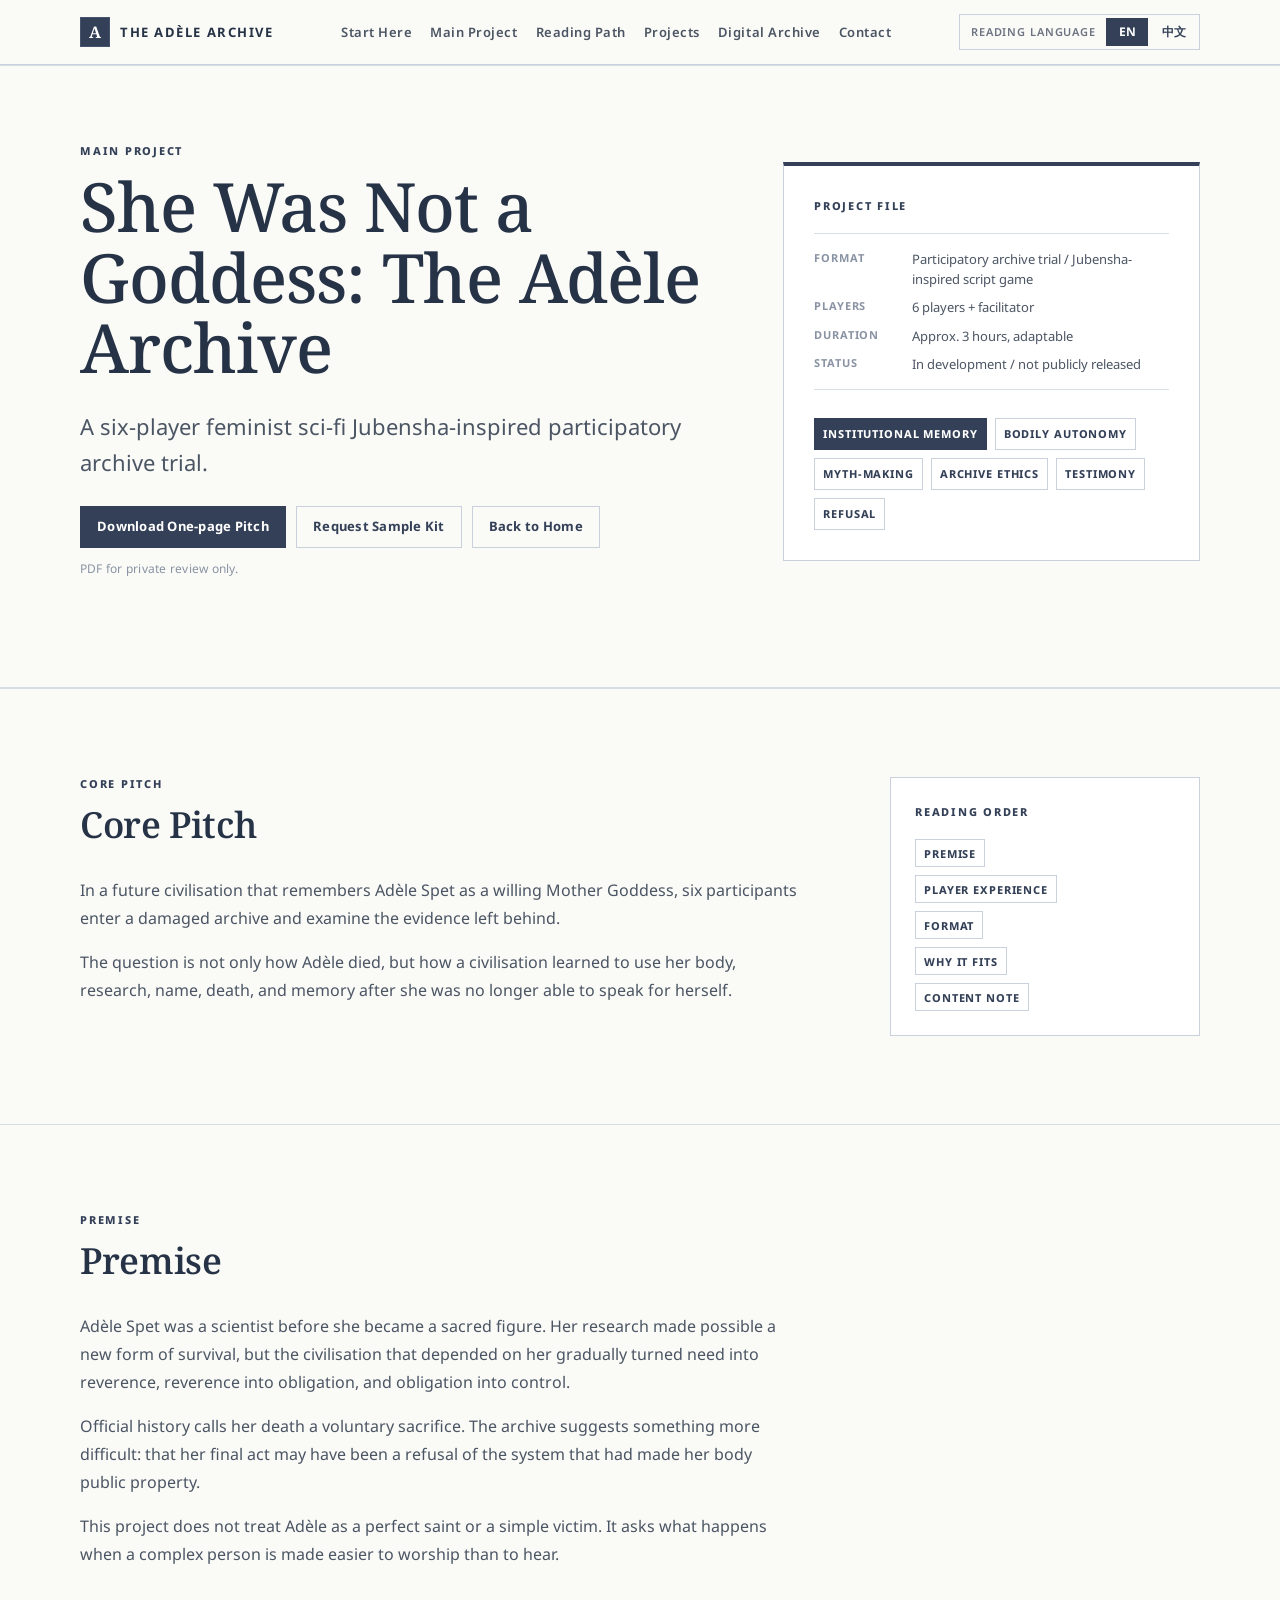
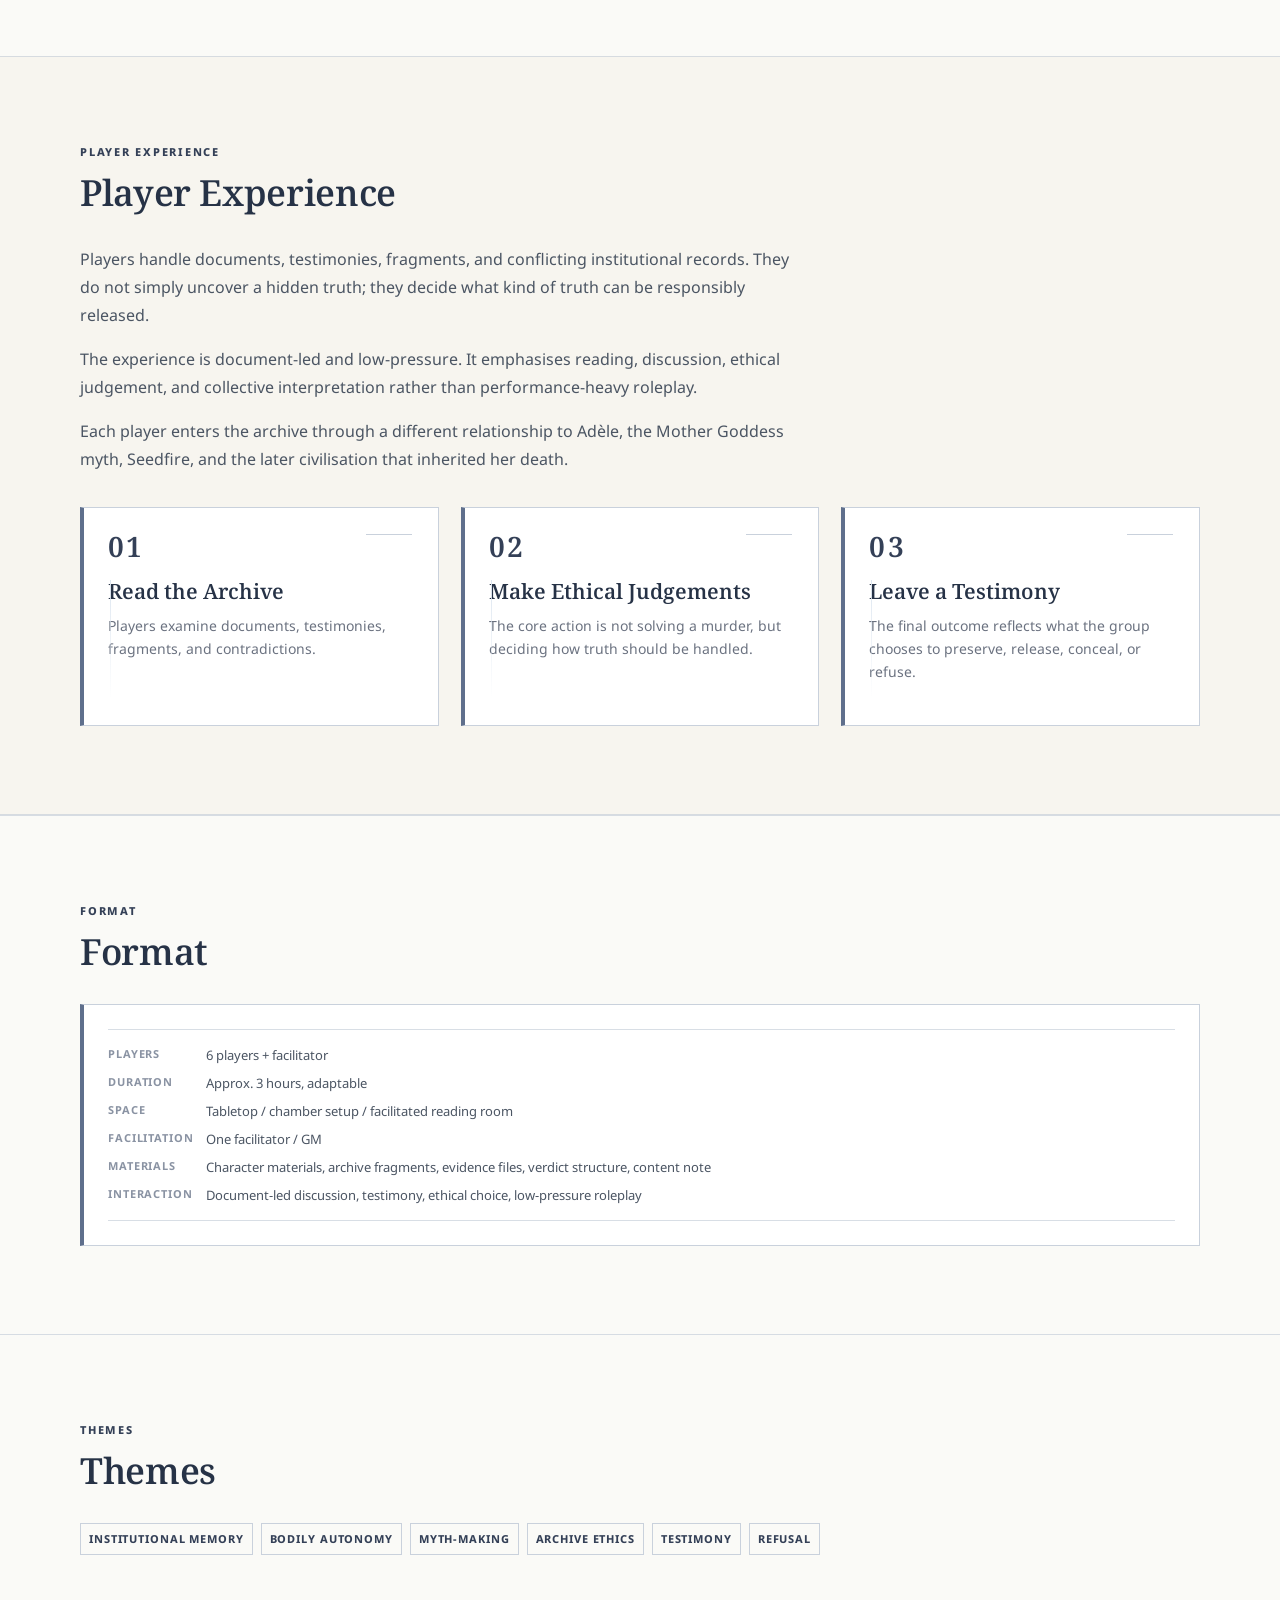
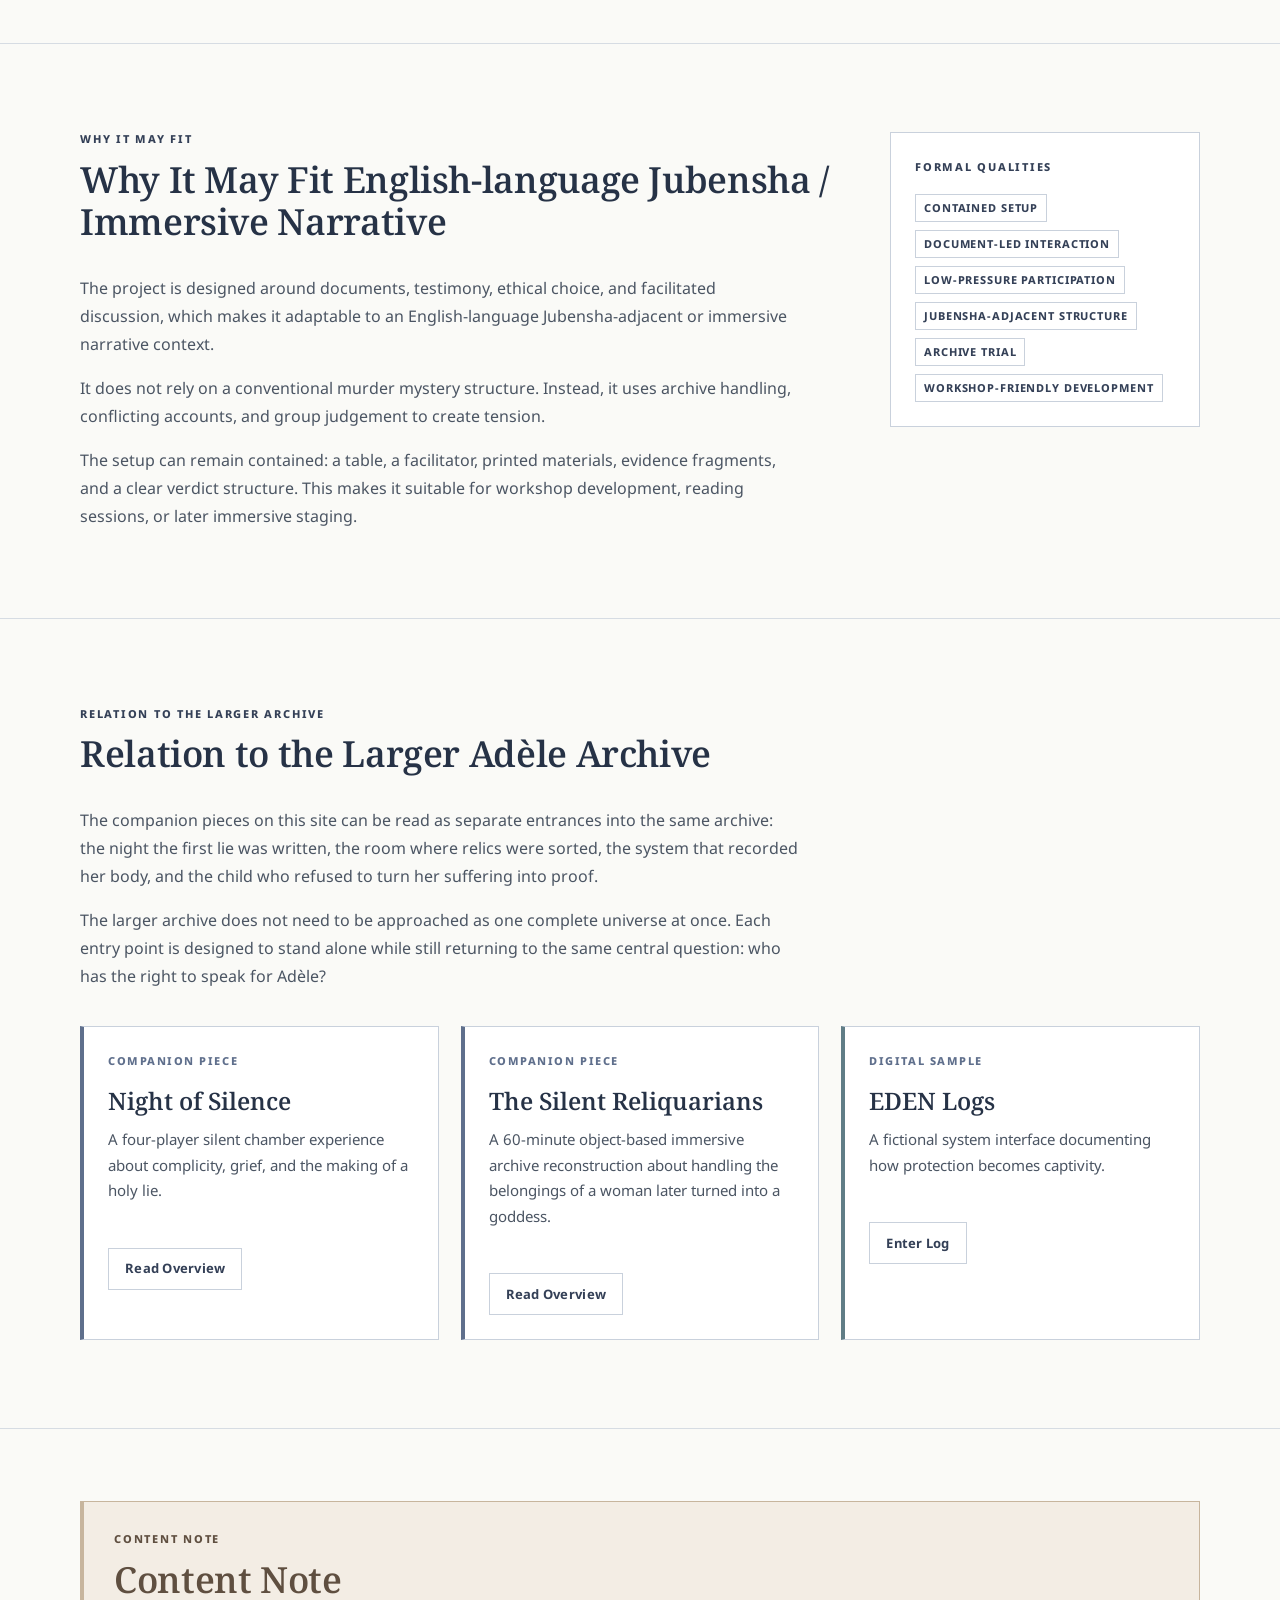
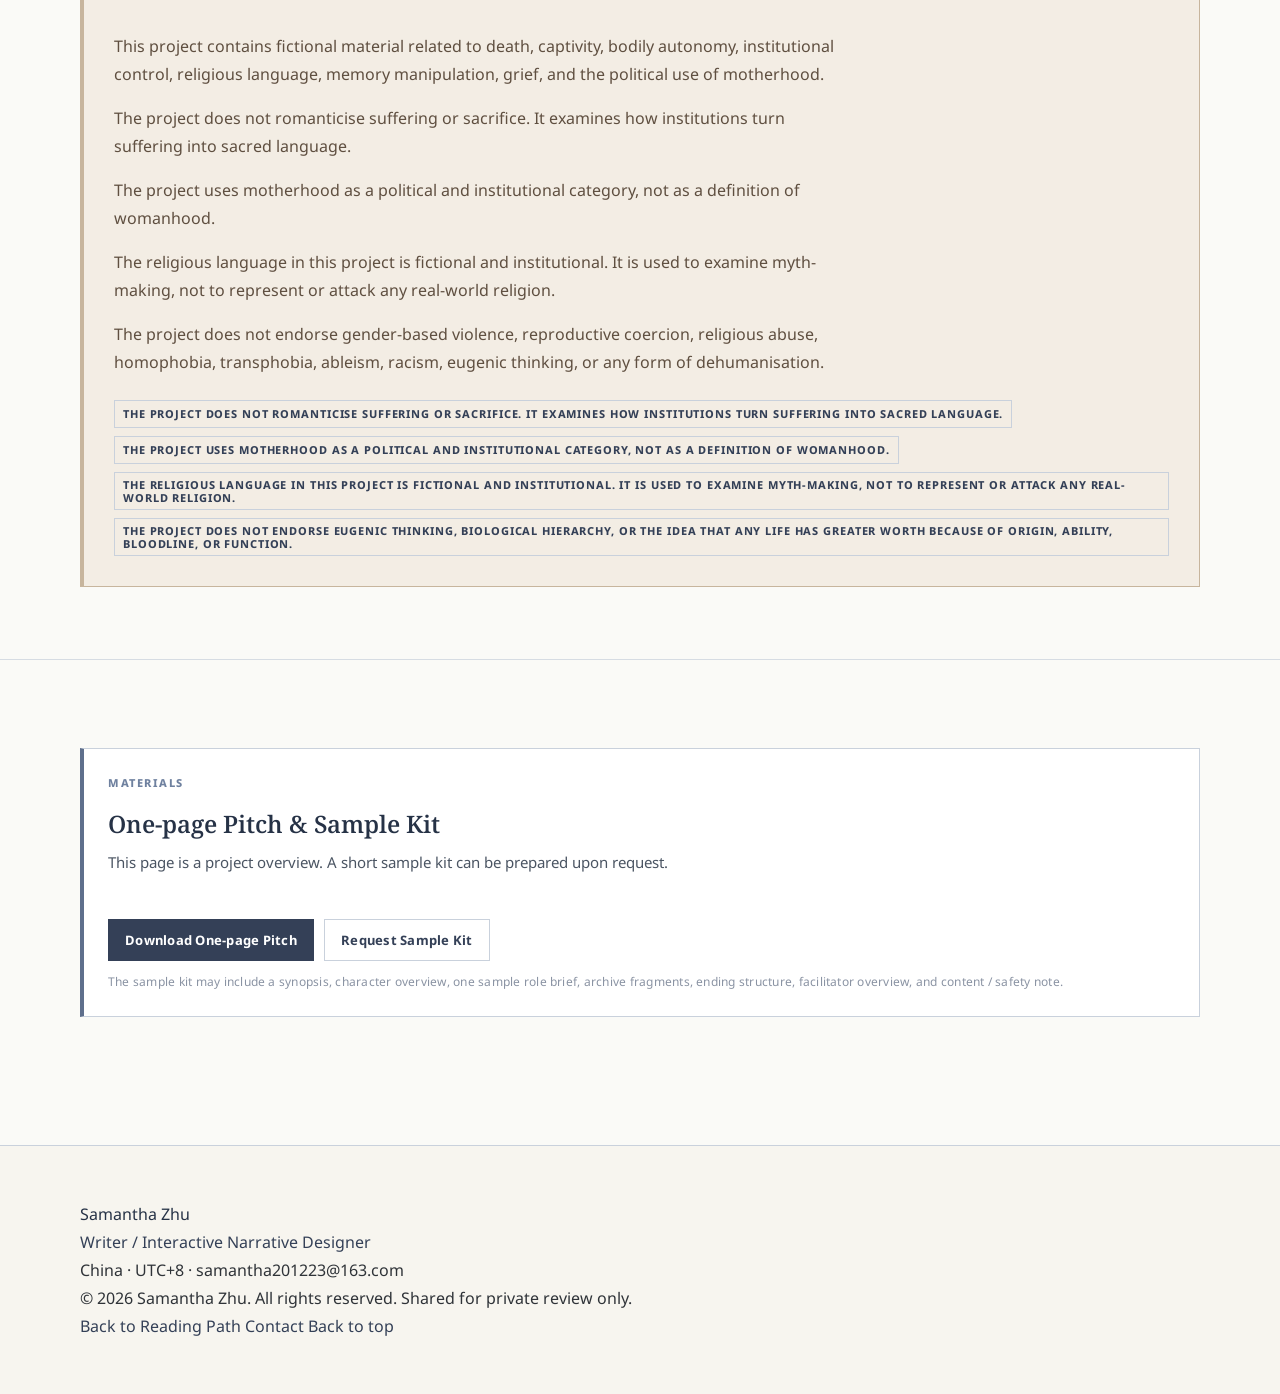
<file: main-project.html>
<!DOCTYPE html>
<html lang="en" data-lang="en">
<head>
  <meta charset="UTF-8" />
  <meta name="viewport" content="width=device-width, initial-scale=1.0" />

  <title>She Was Not a Goddess: The Adèle Archive</title>
  <meta
    name="description"
    content="A six-player feminist sci-fi Jubensha-inspired participatory archive trial by Samantha Zhu."
  />
  <meta name="robots" content="noindex, nofollow" />

  <link rel="preconnect" href="https://fonts.googleapis.com" />
  <link rel="preconnect" href="https://fonts.gstatic.com" crossorigin />
  <link
    href="https://fonts.googleapis.com/css2?family=Noto+Serif:wght@400;500;600;700&family=Noto+Sans:wght@400;500;600;700&family=Noto+Sans+SC:wght@400;500;600;700&display=swap"
    rel="stylesheet"
  />

  <link rel="stylesheet" href="css/style.css" />

  <script src="js/lang.js" defer></script>
  <script src="js/main.js" defer></script>
</head>

<body>
  <a class="skip-link" href="#main-content">Skip to main content</a>

  <!-- =========================================================
       SITE HEADER
       ========================================================= -->
  <header class="site-header" id="site-header">
  <div class="site-header__inner container">
    <a class="site-brand" href="index.html#start" aria-label="The Adèle Archive Home">
      <span class="site-brand__mark">A</span>
      <span class="site-brand__text" data-i18n="nav.brand">THE ADÈLE ARCHIVE</span>
    </a>

    <nav class="site-nav" aria-label="Primary navigation">
      <a href="index.html#start" class="site-nav__link" data-i18n="nav.start">Start Here</a>
      <a href="main-project.html" class="site-nav__link" data-i18n="projects.mainProject.shortTitle">Main Project</a>
      <a href="index.html#reading-path" class="site-nav__link" data-i18n="nav.path">Reading Path</a>
      <a href="index.html#projects" class="site-nav__link" data-i18n="nav.projects">Projects</a>
      <a href="index.html#digital-archive" class="site-nav__link" data-i18n="nav.digitalArchive">Digital Archive</a>
      <a href="contact.html" class="site-nav__link" data-i18n="nav.contact">Contact</a>
    </nav>

    <div class="header-actions">
      <div class="lang-switch" aria-label="Reading language">
        <span class="lang-switch__label" data-i18n="meta.languageLabel">Reading Language</span>
        <button class="lang-switch__button is-active" type="button" data-lang-button="en" aria-pressed="true">EN</button>
        <button class="lang-switch__button" type="button" data-lang-button="zh" aria-pressed="false">中文</button>
      </div>

      <button class="mobile-menu-toggle" type="button" aria-controls="mobile-menu" aria-expanded="false" data-action="toggle-menu">
        <span data-i18n="nav.menu">Menu</span>
      </button>
    </div>
  </div>

  <div class="mobile-menu" id="mobile-menu" hidden>
    <nav class="mobile-menu__nav" aria-label="Mobile navigation">
      <a href="index.html#start" class="mobile-menu__link" data-i18n="nav.start">Start Here</a>
      <a href="main-project.html" class="mobile-menu__link" data-i18n="projects.mainProject.shortTitle">Main Project</a>
      <a href="index.html#reading-path" class="mobile-menu__link" data-i18n="nav.path">Reading Path</a>
      <a href="index.html#projects" class="mobile-menu__link" data-i18n="nav.projects">Projects</a>
      <a href="index.html#digital-archive" class="mobile-menu__link" data-i18n="nav.digitalArchive">Digital Archive</a>
      <a href="contact.html" class="mobile-menu__link" data-i18n="nav.contact">Contact</a>
    </nav>

    <div class="mobile-menu__lang">
      <span class="mobile-menu__lang-label" data-i18n="meta.languageLabel">Reading Language</span>
      <button type="button" data-lang-button="en">EN</button>
      <button type="button" data-lang-button="zh">中文</button>
    </div>
  </div>
</header>

  <main id="main-content">
    <!-- =========================================================
         PROJECT HEADER
         ========================================================= -->
    <section class="section hero-section project-page-hero" id="project-header" aria-labelledby="project-title">
      <div class="container hero-grid">
        <div class="hero-copy">
          <p class="eyebrow" data-i18n="mainProjectPage.eyebrow">MAIN PROJECT</p>
          <h1 class="hero-title" id="project-title" data-i18n="mainProjectPage.title">
            She Was Not a Goddess: The Adèle Archive
          </h1>
          <p class="hero-subtitle" data-i18n="mainProjectPage.subtitle">
            A six-player feminist sci-fi Jubensha-inspired participatory archive trial.
          </p>

          <div class="button-group access-card__actions">
            <a
              class="button button-primary"
              href="assets/pdfs/She_Was_Not_a_Goddess_The_Adele_Archive_One_Page_Pitch.pdf"
              download
              data-i18n="buttons.downloadPitch"
            >
              Download One-page Pitch
            </a>
            <button
  class="button button-secondary"
  type="button"
  data-copy-email="samantha201223@163.com"
  data-i18n="buttons.requestSampleKit"
>
  Request Sample Kit
</button>
            <a class="button button-secondary" href="index.html#projects" data-i18n="buttons.backToHome">
              Back to Home
            </a>
          </div>

          <p class="download-note" data-i18n="common.pdfPrivateReview">
            PDF for private review only.
          </p>
        </div>

        <aside class="hero-panel" aria-label="Project summary">
          <p class="hero-panel__label">PROJECT FILE</p>

          <dl class="project-meta project-meta--hero">
            <div class="project-meta__item">
              <dt data-i18n="common.format">Format</dt>
              <dd data-i18n="mainProjectPage.format.formatValue">Participatory archive trial / Jubensha-inspired script game</dd>
            </div>
            <div class="project-meta__item">
              <dt data-i18n="common.players">Players</dt>
              <dd data-i18n="mainProjectPage.format.playersValue">6 players + facilitator</dd>
            </div>
            <div class="project-meta__item">
              <dt data-i18n="common.duration">Duration</dt>
              <dd data-i18n="mainProjectPage.format.durationValue">Approx. 3 hours, adaptable</dd>
            </div>
            <div class="project-meta__item">
              <dt data-i18n="common.status">Status</dt>
              <dd data-i18n="mainProjectPage.format.statusValue">In development / not publicly released</dd>
            </div>
          </dl>

          <div class="tag-list hero-tags" data-render-tags="mainProjectPage.themes.tags"></div>
        </aside>
      </div>
    </section>

    <!-- =========================================================
         CORE PITCH
         ========================================================= -->
    <section class="section" id="core-pitch" aria-labelledby="core-pitch-title">
      <div class="container world-grid">
        <div class="section-copy">
          <div class="section-header">
            <p class="eyebrow" data-i18n="mainProjectPage.sections.corePitch.eyebrow">CORE PITCH</p>
            <h2 class="section-title" id="core-pitch-title" data-i18n="mainProjectPage.sections.corePitch.title">
              Core Pitch
            </h2>
          </div>

          <div class="prose content-narrow" data-render-list="mainProjectPage.sections.corePitch.body"></div>
        </div>

        <aside class="index-panel">
          <p class="index-panel__label">READING ORDER</p>
          <div class="tag-list tag-list--vertical">
            <a class="tag" href="#premise" data-i18n="mainProjectPage.sidebar.premise">Premise</a>
            <a class="tag" href="#player-experience" data-i18n="mainProjectPage.sidebar.playerExperience">Player Experience</a>
            <a class="tag" href="#format" data-i18n="mainProjectPage.sidebar.format">Format</a>
            <a class="tag" href="#why-it-fits" data-i18n="mainProjectPage.sidebar.whyItFits">Why It Fits</a>
            <a class="tag" href="#content-note" data-i18n="mainProjectPage.sidebar.contentNote">Content Note</a>
          </div>
        </aside>
      </div>
    </section>

    <!-- =========================================================
         PREMISE
         ========================================================= -->
    <section class="section" id="premise" aria-labelledby="premise-title">
      <div class="container">
        <div class="section-header">
          <p class="eyebrow" data-i18n="mainProjectPage.sections.premise.eyebrow">PREMISE</p>
          <h2 class="section-title" id="premise-title" data-i18n="mainProjectPage.sections.premise.title">
            Premise
          </h2>
        </div>

        <div class="prose content-narrow" data-render-list="mainProjectPage.sections.premise.body"></div>
      </div>
    </section>

    <!-- =========================================================
         PLAYER EXPERIENCE
         ========================================================= -->
    <section class="section reading-path-section" id="player-experience" aria-labelledby="player-experience-title">
      <div class="container">
        <div class="section-header">
          <p class="eyebrow" data-i18n="mainProjectPage.sections.playerExperience.eyebrow">PLAYER EXPERIENCE</p>
          <h2 class="section-title" id="player-experience-title" data-i18n="mainProjectPage.sections.playerExperience.title">
            Player Experience
          </h2>
        </div>

        <div class="prose content-narrow" data-render-list="mainProjectPage.sections.playerExperience.body"></div>

        <div class="reading-path-grid project-detail-grid">
          <article class="path-card">
            <p class="path-card__number">01</p>
            <h3 class="path-card__title" data-i18n="mainProjectPage.experienceCards.archive.title">Read the Archive</h3>
            <p class="path-card__description" data-i18n="mainProjectPage.experienceCards.archive.body">
              Players examine documents, testimonies, fragments, and contradictions.
            </p>
          </article>

          <article class="path-card">
            <p class="path-card__number">02</p>
            <h3 class="path-card__title" data-i18n="mainProjectPage.experienceCards.judgement.title">Make Ethical Judgements</h3>
            <p class="path-card__description" data-i18n="mainProjectPage.experienceCards.judgement.body">
              The core action is not solving a murder, but deciding how truth should be handled.
            </p>
          </article>

          <article class="path-card">
            <p class="path-card__number">03</p>
            <h3 class="path-card__title" data-i18n="mainProjectPage.experienceCards.testimony.title">Leave a Testimony</h3>
            <p class="path-card__description" data-i18n="mainProjectPage.experienceCards.testimony.body">
              The final outcome reflects what the group chooses to preserve, release, conceal, or refuse.
            </p>
          </article>
        </div>
      </div>
    </section>

    <!-- =========================================================
         FORMAT / PLAYERS / DURATION
         ========================================================= -->
    <section class="section" id="format" aria-labelledby="format-title">
      <div class="container">
        <div class="section-header">
          <p class="eyebrow" data-i18n="mainProjectPage.format.eyebrow">FORMAT</p>
          <h2 class="section-title" id="format-title" data-i18n="mainProjectPage.format.title">
            Format
          </h2>
        </div>

        <div class="project-card project-card--mainProject">
          <dl class="project-meta project-meta--large">
            <div class="project-meta__item">
              <dt data-i18n="mainProjectPage.format.playersLabel">Players</dt>
              <dd data-i18n="mainProjectPage.format.playersValue">6 players + facilitator</dd>
            </div>
            <div class="project-meta__item">
              <dt data-i18n="mainProjectPage.format.durationLabel">Duration</dt>
              <dd data-i18n="mainProjectPage.format.durationValue">Approx. 3 hours, adaptable</dd>
            </div>
            <div class="project-meta__item">
              <dt data-i18n="mainProjectPage.format.spaceLabel">Space</dt>
              <dd data-i18n="mainProjectPage.format.spaceValue">Tabletop / chamber setup / facilitated reading room</dd>
            </div>
            <div class="project-meta__item">
              <dt data-i18n="mainProjectPage.format.facilitationLabel">Facilitation</dt>
              <dd data-i18n="mainProjectPage.format.facilitationValue">One facilitator / GM</dd>
            </div>
            <div class="project-meta__item">
              <dt data-i18n="mainProjectPage.format.materialsLabel">Materials</dt>
              <dd data-i18n="mainProjectPage.format.materialsValue">Character materials, archive fragments, evidence files, verdict structure, content note</dd>
            </div>
            <div class="project-meta__item">
              <dt data-i18n="mainProjectPage.format.interactionLabel">Interaction</dt>
              <dd data-i18n="mainProjectPage.format.interactionValue">Document-led discussion, testimony, ethical choice, low-pressure roleplay</dd>
            </div>
          </dl>
        </div>
      </div>
    </section>

    <!-- =========================================================
         THEMES
         ========================================================= -->
    <section class="section" id="themes" aria-labelledby="themes-title">
      <div class="container">
        <div class="section-header">
          <p class="eyebrow" data-i18n="mainProjectPage.themes.eyebrow">THEMES</p>
          <h2 class="section-title" id="themes-title" data-i18n="mainProjectPage.themes.title">
            Themes
          </h2>
        </div>

        <div class="tag-list project-theme-list" data-render-tags="mainProjectPage.themes.tags"></div>
      </div>
    </section>

    <!-- =========================================================
         WHY IT MAY FIT
         ========================================================= -->
    <section class="section digital-archive-section" id="why-it-fits" aria-labelledby="why-it-fits-title">
      <div class="container world-grid">
        <div class="section-copy">
          <div class="section-header">
            <p class="eyebrow" data-i18n="mainProjectPage.sections.whyItFits.eyebrow">WHY IT MAY FIT</p>
            <h2 class="section-title" id="why-it-fits-title" data-i18n="mainProjectPage.sections.whyItFits.title">
              Why It May Fit English-language Jubensha / Immersive Narrative
            </h2>
          </div>

          <div class="prose content-narrow" data-render-list="mainProjectPage.sections.whyItFits.body"></div>
        </div>

        <aside class="index-panel">
          <p class="index-panel__label">FORMAL QUALITIES</p>
          <div class="tag-list tag-list--vertical" data-render-tags="mainProjectPage.whyFitTags"></div>
        </aside>
      </div>
    </section>

    <!-- =========================================================
         RELATION TO THE LARGER ARCHIVE
         ========================================================= -->
    <section class="section" id="larger-archive" aria-labelledby="larger-archive-title">
      <div class="container">
        <div class="section-header">
          <p class="eyebrow" data-i18n="mainProjectPage.sections.relation.eyebrow">RELATION TO THE LARGER ARCHIVE</p>
          <h2 class="section-title" id="larger-archive-title" data-i18n="mainProjectPage.sections.relation.title">
            Relation to the Larger Adèle Archive
          </h2>
        </div>

        <div class="prose content-narrow" data-render-list="mainProjectPage.sections.relation.body"></div>

        <div class="project-grid digital-sample-grid project-detail-links">
          <article class="project-card project-card--nightOfSilence">
            <p class="project-card__eyebrow">COMPANION PIECE</p>
            <h3 class="project-card__title" data-i18n="projects.nightOfSilence.shortTitle">Night of Silence</h3>
            <p class="project-card__subtitle" data-i18n="projects.nightOfSilence.subtitle">
              A four-player silent chamber experience about complicity, grief, and the making of a holy lie.
            </p>
            <div class="button-group project-card__actions">
              <a class="button button-secondary" href="night-of-silence.html" data-i18n="buttons.readOverview">Read Overview</a>
            </div>
          </article>

          <article class="project-card project-card--reliquarians">
            <p class="project-card__eyebrow">COMPANION PIECE</p>
            <h3 class="project-card__title" data-i18n="projects.reliquarians.shortTitle">The Silent Reliquarians</h3>
            <p class="project-card__subtitle" data-i18n="projects.reliquarians.subtitle">
              A 60-minute object-based immersive archive reconstruction.
            </p>
            <div class="button-group project-card__actions">
              <a class="button button-secondary" href="reliquarians.html" data-i18n="buttons.readOverview">Read Overview</a>
            </div>
          </article>

          <article class="project-card project-card--eden">
            <p class="project-card__eyebrow">DIGITAL SAMPLE</p>
            <h3 class="project-card__title" data-i18n="projects.eden.shortTitle">EDEN Logs</h3>
            <p class="project-card__subtitle" data-i18n="projects.eden.subtitle">
              A fictional system interface documenting how protection becomes captivity.
            </p>
            <div class="button-group project-card__actions">
              <a class="button button-secondary" href="eden.html" data-i18n="buttons.enterLog">Enter Log</a>
            </div>
          </article>
        </div>
      </div>
    </section>

    <!-- =========================================================
         CONTENT NOTE
         ========================================================= -->
    <section class="section content-note-section" id="content-note" aria-labelledby="content-note-title">
      <div class="container">
        <article class="content-note">
          <div class="section-header">
            <p class="eyebrow" data-i18n="home.contentNote.eyebrow">CONTENT NOTE</p>
            <h2 class="section-title" id="content-note-title" data-i18n="mainProjectPage.sections.contentNote.title">
              Content Note
            </h2>
          </div>

          <div class="content-note__short prose" data-render-list="mainProjectPage.sections.contentNote.body"></div>

          <div class="content-note__tags">
            <span class="tag" data-i18n="risk.noRomanticSuffering">
              The project does not romanticise suffering or sacrifice.
            </span>
            <span class="tag" data-i18n="risk.motherhoodNote">
              Motherhood is not used as a definition of womanhood.
            </span>
            <span class="tag" data-i18n="risk.religionNote">
              Fictional religious language is not an attack on real-world religion.
            </span>
            <span class="tag" data-i18n="risk.eugenicsNote">
              The project does not endorse eugenic thinking.
            </span>
          </div>
        </article>
      </div>
    </section>

    <!-- =========================================================
         DOWNLOAD / SAMPLE KIT
         ========================================================= -->
    <section class="section" id="sample-kit" aria-labelledby="sample-kit-title">
      <div class="container">
        <div class="project-card project-card--mainProject">
          <p class="project-card__eyebrow" data-i18n="mainProjectPage.sampleKit.eyebrow">MATERIALS</p>
          <h2 class="project-card__title" id="sample-kit-title" data-i18n="mainProjectPage.sampleKit.title">
            One-page Pitch & Sample Kit
          </h2>
          <p class="project-card__subtitle" data-i18n="mainProjectPage.sampleKit.body">
            This page is a project overview. A short sample kit can be prepared upon request.
          </p>

          <div class="button-group project-card__actions">
            <a
              class="button button-primary"
              href="assets/pdfs/She_Was_Not_a_Goddess_The_Adele_Archive_One_Page_Pitch.pdf"
              download
              data-i18n="buttons.downloadPitch"
            >
              Download One-page Pitch
            </a>
            <button
  class="button button-secondary"
  type="button"
  data-copy-email="samantha201223@163.com"
  data-i18n="buttons.requestSampleKit"
>
  Request Sample Kit
</button>
          </div>

          <p class="download-note" data-i18n="mainProjectPage.sampleKit.note">
            The sample kit may include a synopsis, character overview, one sample role brief, archive fragments, ending structure, facilitator overview, and content / safety note.
          </p>
        </div>
      </div>
    </section>
  </main>

  <!-- =========================================================
       CONTACT & RIGHTS FOOTER
       ========================================================= -->
  <footer class="site-footer" id="site-footer">
  <div class="container site-footer__inner">
    <div class="site-footer__identity">
      <p class="site-footer__name" data-i18n="footer.name">Samantha Zhu</p>
      <p class="site-footer__role" data-i18n="footer.role">Writer / Interactive Narrative Designer</p>
      <p class="site-footer__meta">
        <span data-i18n="footer.location">China · UTC+8</span>
        <span aria-hidden="true"> · </span>
        <a href="mailto:samantha201223@163.com" data-i18n="footer.email">samantha201223@163.com</a>
      </p>
      <p class="site-footer__rights" data-i18n="footer.shortRights">© 2026 Samantha Zhu. All rights reserved. Shared for private review only.</p>
    </div>

    <nav class="site-footer__links" aria-label="Footer navigation">
      <a href="index.html#reading-path" data-i18n="buttons.backToReadingPath">Back to Reading Path</a>
      <a href="contact.html" data-i18n="nav.contact">Contact</a>
      <a href="#site-header" data-i18n="nav.backToTop">Back to top</a>
    </nav>
  </div>
</footer>

  <noscript>
    <div class="noscript-warning">
      This page uses a small JavaScript file to load bilingual text. Please enable JavaScript to view the full dossier.
    </div>
  </noscript>
</body>
</html>
</file>
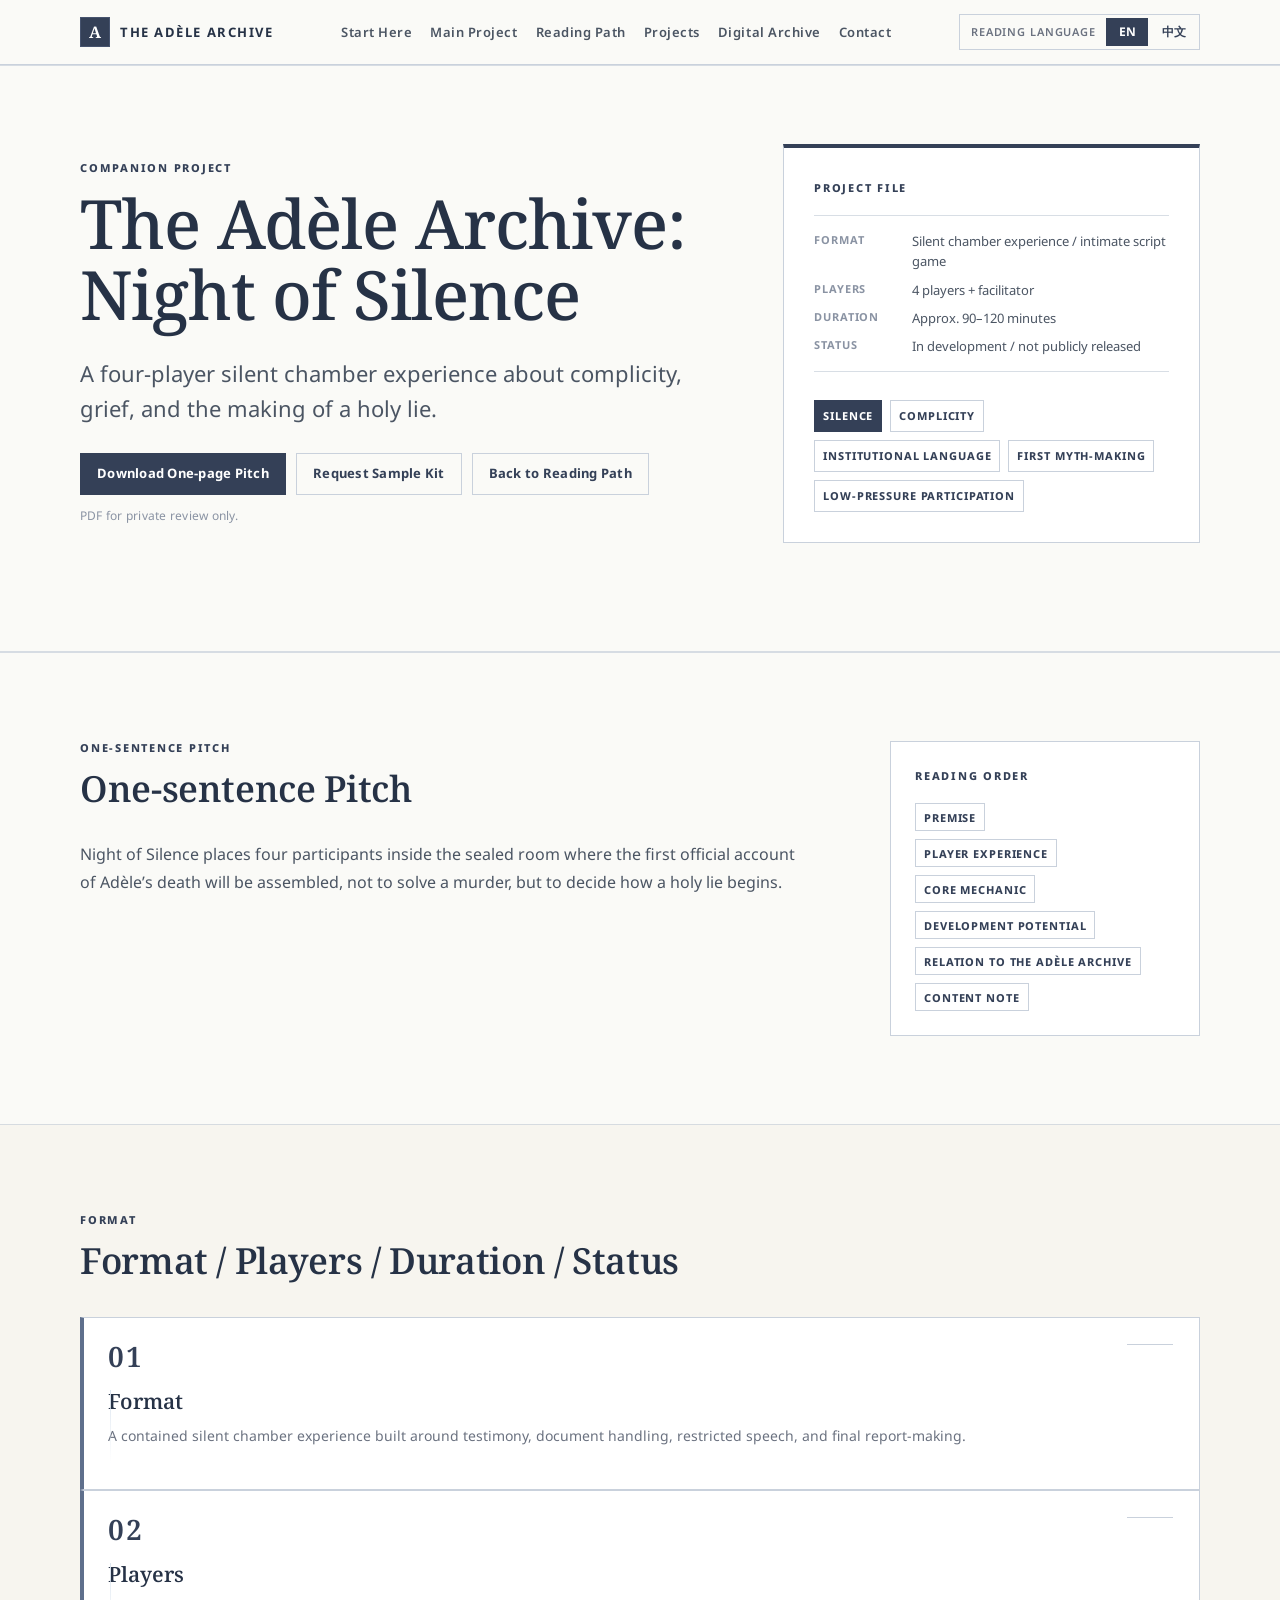
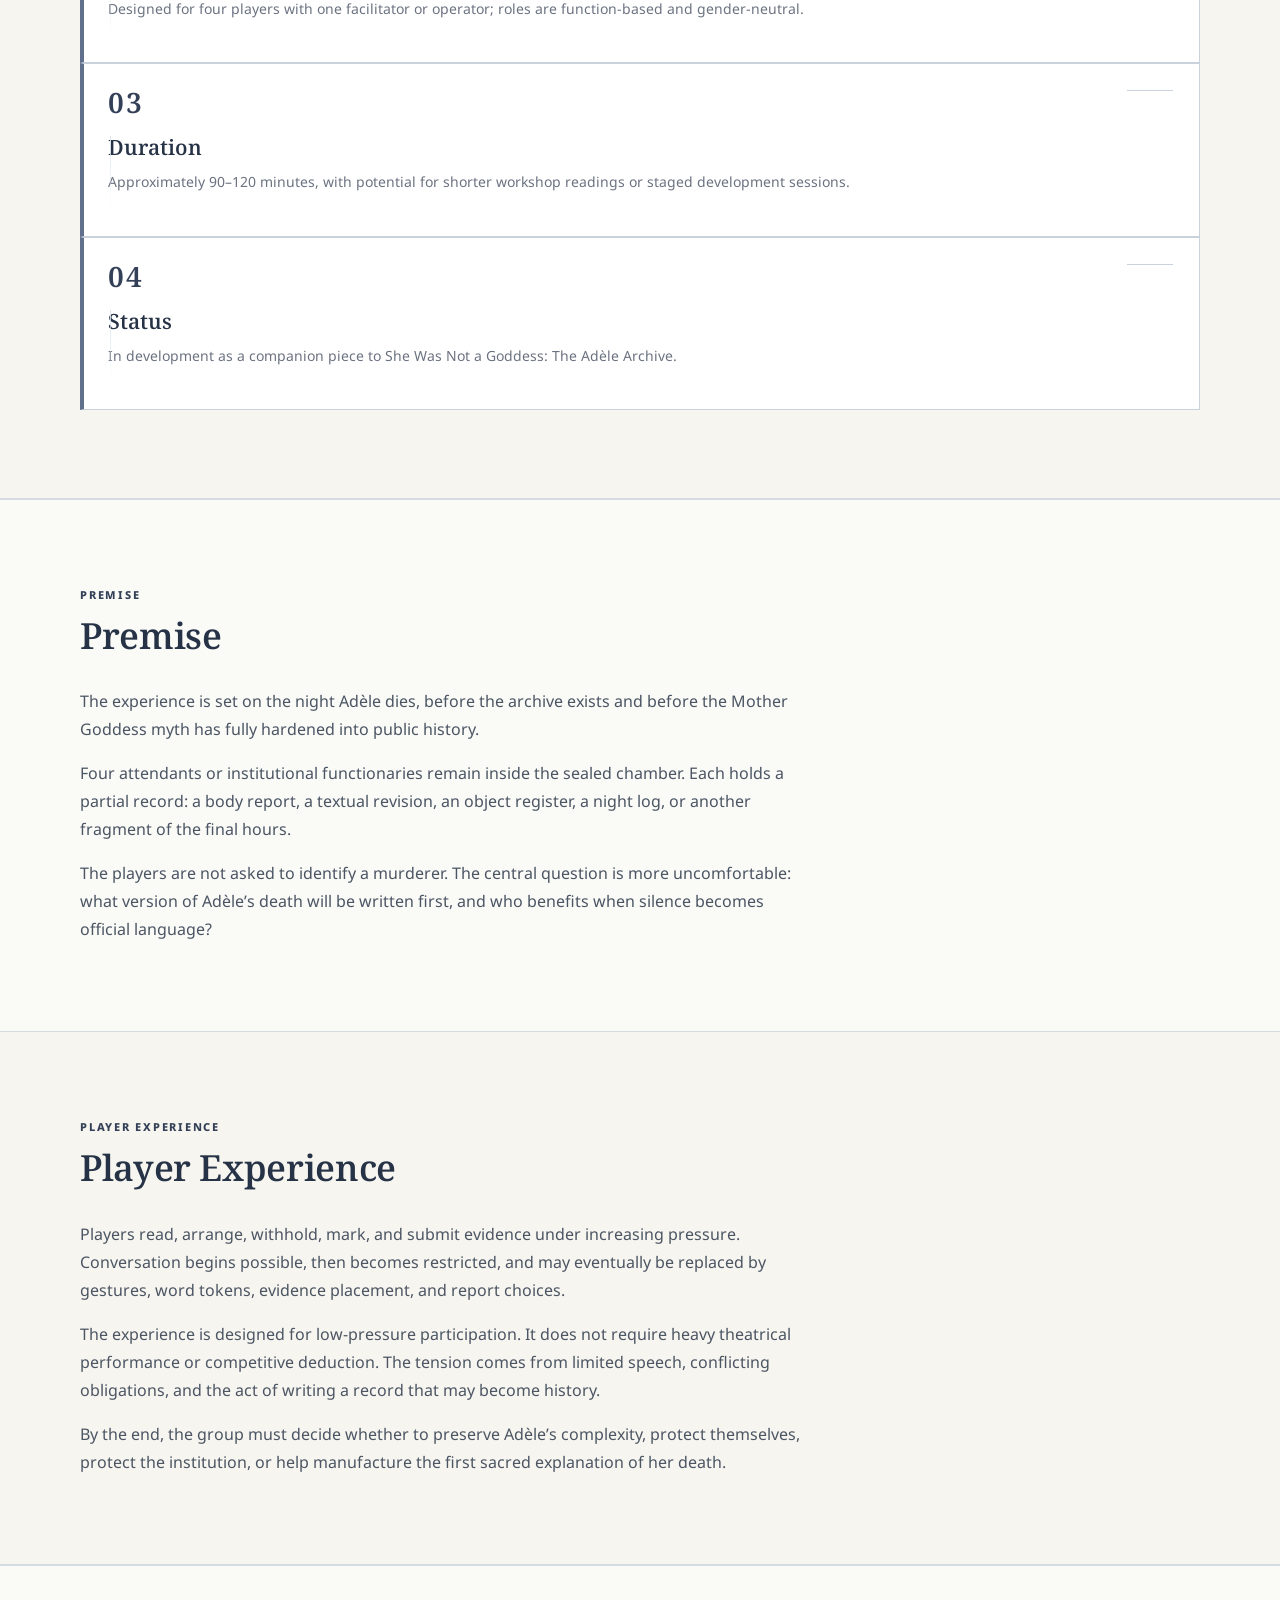
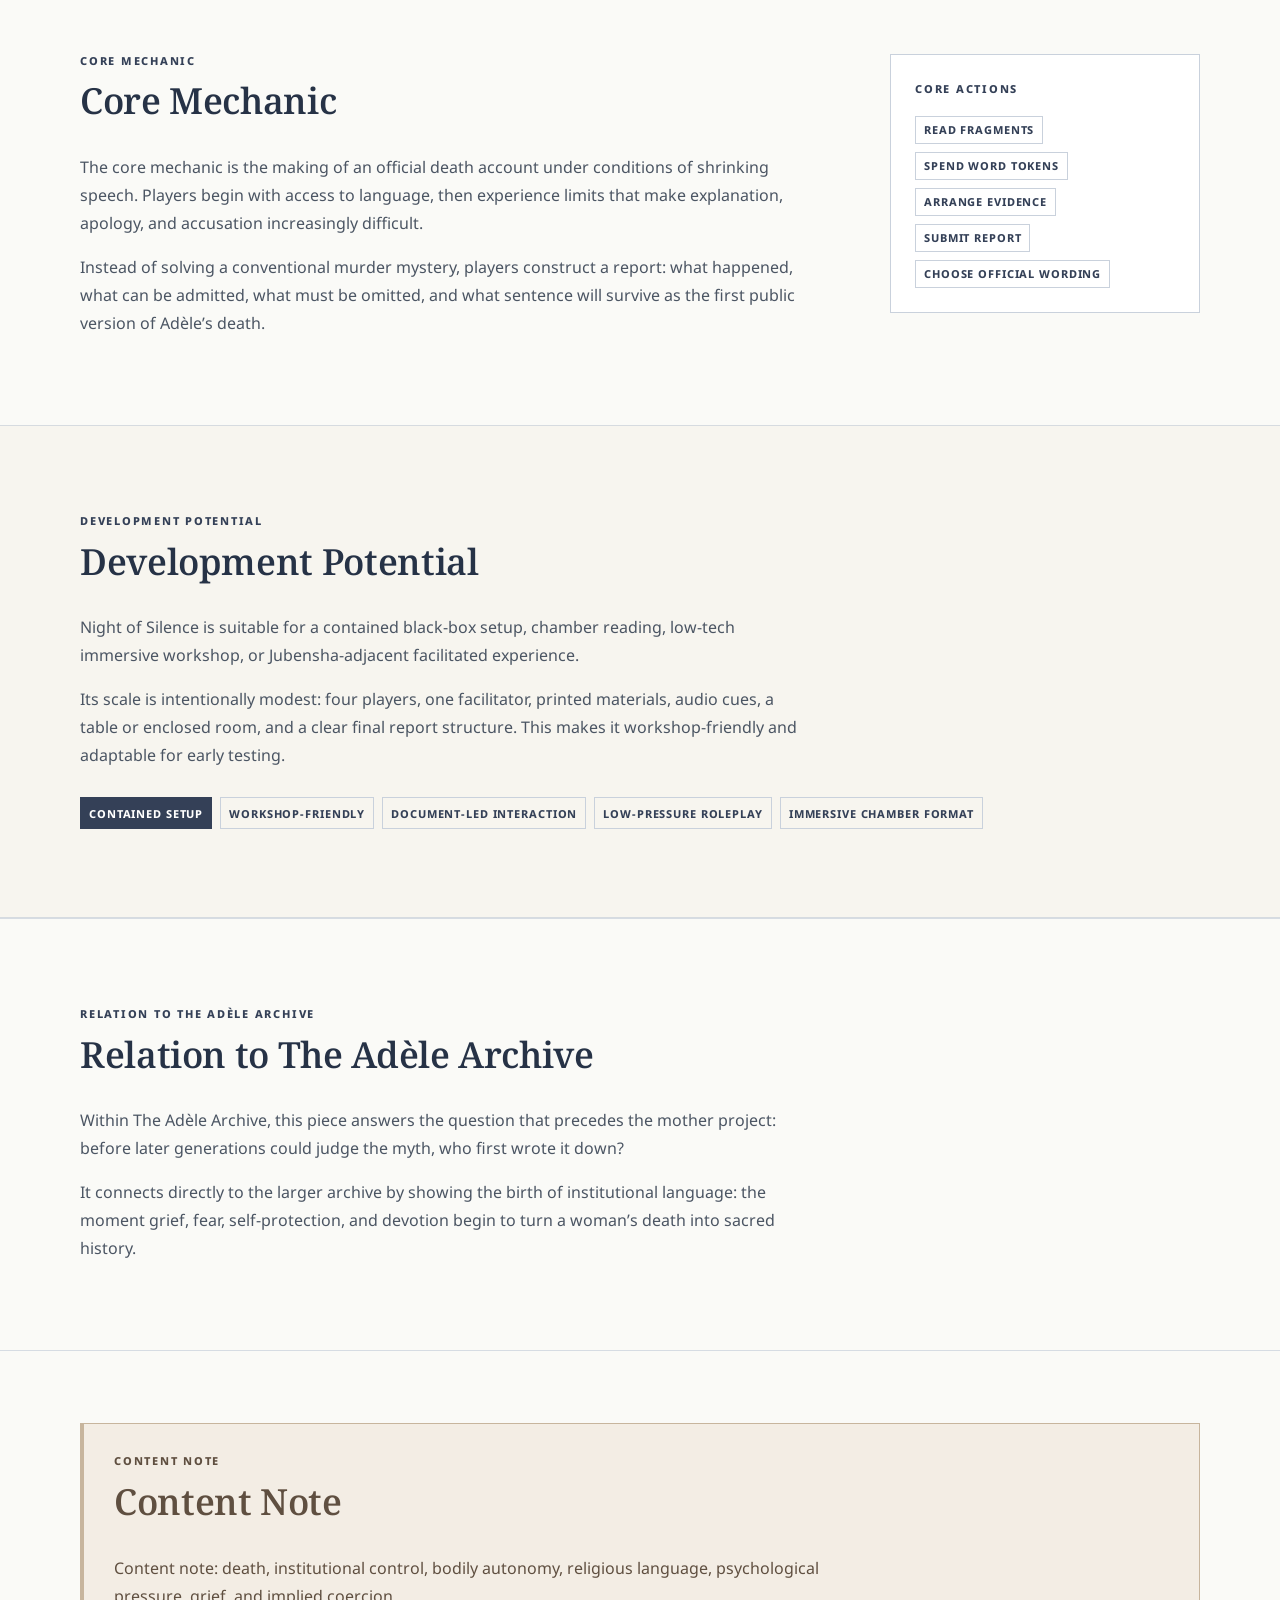
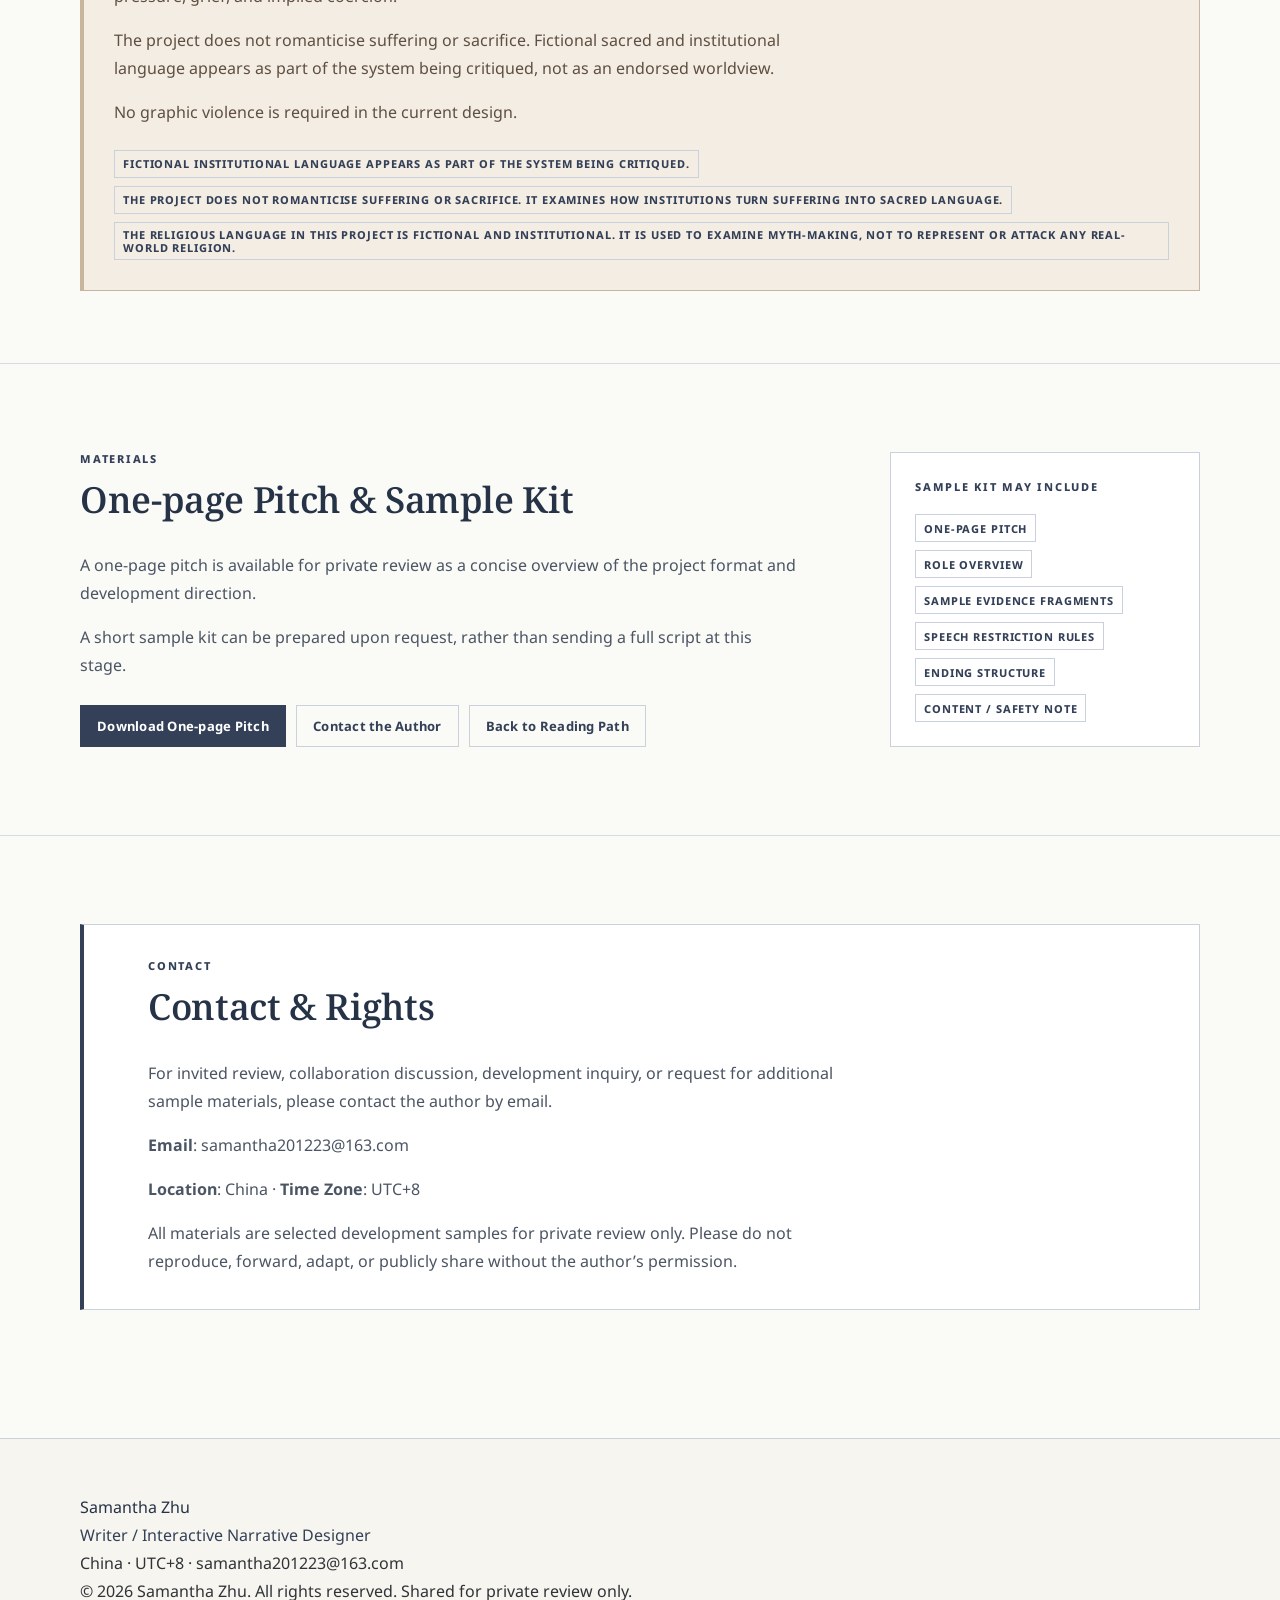
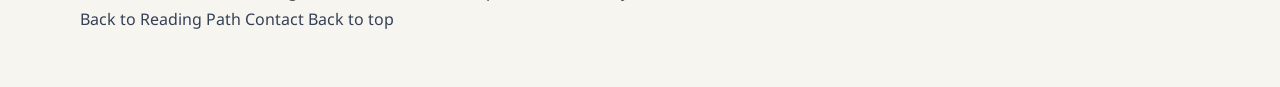
<file: night-of-silence.html>
<!DOCTYPE html>
<html lang="en" data-lang="en">
<head>
  <meta charset="UTF-8" />
  <meta name="viewport" content="width=device-width, initial-scale=1.0" />
  <title data-page-i18n="metaTitle">The Adèle Archive: Night of Silence</title>
  <meta name="description" content="A four-player silent chamber experience about complicity, grief, and the making of a holy lie." data-page-meta-description />
  <meta name="robots" content="noindex, nofollow" />

  <link rel="preconnect" href="https://fonts.googleapis.com" />
  <link rel="preconnect" href="https://fonts.gstatic.com" crossorigin />
  <link href="https://fonts.googleapis.com/css2?family=Noto+Serif:wght@400;500;600;700&family=Noto+Sans:wght@400;500;600;700&family=Noto+Sans+SC:wght@400;500;600;700&display=swap" rel="stylesheet" />

  <link rel="stylesheet" href="css/style.css" />
  <script src="js/lang.js" defer></script>
  <script src="js/main.js" defer></script>
</head>

<body>
  <a class="skip-link" href="#main-content">Skip to main content</a>

  <header class="site-header" id="site-header">
  <div class="site-header__inner container">
    <a class="site-brand" href="index.html#start" aria-label="The Adèle Archive Home">
      <span class="site-brand__mark">A</span>
      <span class="site-brand__text" data-i18n="nav.brand">THE ADÈLE ARCHIVE</span>
    </a>

    <nav class="site-nav" aria-label="Primary navigation">
      <a href="index.html#start" class="site-nav__link" data-i18n="nav.start">Start Here</a>
      <a href="main-project.html" class="site-nav__link" data-i18n="projects.mainProject.shortTitle">Main Project</a>
      <a href="index.html#reading-path" class="site-nav__link" data-i18n="nav.path">Reading Path</a>
      <a href="index.html#projects" class="site-nav__link" data-i18n="nav.projects">Projects</a>
      <a href="index.html#digital-archive" class="site-nav__link" data-i18n="nav.digitalArchive">Digital Archive</a>
      <a href="contact.html" class="site-nav__link" data-i18n="nav.contact">Contact</a>
    </nav>

    <div class="header-actions">
      <div class="lang-switch" aria-label="Reading language">
        <span class="lang-switch__label" data-i18n="meta.languageLabel">Reading Language</span>
        <button class="lang-switch__button is-active" type="button" data-lang-button="en" aria-pressed="true">EN</button>
        <button class="lang-switch__button" type="button" data-lang-button="zh" aria-pressed="false">中文</button>
      </div>

      <button class="mobile-menu-toggle" type="button" aria-controls="mobile-menu" aria-expanded="false" data-action="toggle-menu">
        <span data-i18n="nav.menu">Menu</span>
      </button>
    </div>
  </div>

  <div class="mobile-menu" id="mobile-menu" hidden>
    <nav class="mobile-menu__nav" aria-label="Mobile navigation">
      <a href="index.html#start" class="mobile-menu__link" data-i18n="nav.start">Start Here</a>
      <a href="main-project.html" class="mobile-menu__link" data-i18n="projects.mainProject.shortTitle">Main Project</a>
      <a href="index.html#reading-path" class="mobile-menu__link" data-i18n="nav.path">Reading Path</a>
      <a href="index.html#projects" class="mobile-menu__link" data-i18n="nav.projects">Projects</a>
      <a href="index.html#digital-archive" class="mobile-menu__link" data-i18n="nav.digitalArchive">Digital Archive</a>
      <a href="contact.html" class="mobile-menu__link" data-i18n="nav.contact">Contact</a>
    </nav>

    <div class="mobile-menu__lang">
      <span class="mobile-menu__lang-label" data-i18n="meta.languageLabel">Reading Language</span>
      <button type="button" data-lang-button="en">EN</button>
      <button type="button" data-lang-button="zh">中文</button>
    </div>
  </div>
</header>

  <main id="main-content">
    <section class="section hero-section project-page-hero" id="project-header" aria-labelledby="project-title">
      <div class="container hero-grid">
        <div class="hero-copy">
          <p class="eyebrow" data-page-i18n="eyebrow">COMPANION PROJECT</p>
          <h1 class="hero-title" id="project-title" data-page-i18n="title">Project Title</h1>
          <p class="hero-subtitle" data-page-i18n="subtitle">Project subtitle.</p>

          <div class="button-group access-card__actions">
            <a class="button button-primary" href="assets/pdfs/The_Adele_Archive_Night_of_Silence_One_Page_Pitch.pdf" download data-i18n="buttons.downloadPitch">Download One-page Pitch</a>
            <button
  class="button button-secondary"
  type="button"
  data-copy-email="samantha201223@163.com"
  data-i18n="buttons.requestSampleKit"
>
  Request Sample Kit
</button>
            <a class="button button-secondary" href="index.html#reading-path" data-i18n="buttons.backToReadingPath">Back to Reading Path</a>
          </div>
          <p class="download-note" data-i18n="common.pdfPrivateReview">PDF for private review only.</p>
        </div>

        <aside class="hero-panel" aria-label="Project summary">
          <p class="hero-panel__label" data-page-template="projectFileLabel">PROJECT FILE</p>
          <dl class="project-meta project-meta--hero">
            <div class="project-meta__item"><dt data-i18n="common.format">Format</dt><dd data-page-i18n="meta.format">Format value</dd></div>
            <div class="project-meta__item"><dt data-i18n="common.players">Players</dt><dd data-page-i18n="meta.players">Players value</dd></div>
            <div class="project-meta__item"><dt data-i18n="common.duration">Duration</dt><dd data-page-i18n="meta.duration">Duration value</dd></div>
            <div class="project-meta__item"><dt data-i18n="common.status">Status</dt><dd data-page-i18n="meta.status">Status value</dd></div>
          </dl>
          <div class="tag-list hero-tags" data-page-tags="tags"></div>
        </aside>
      </div>
    </section>

    <section class="section" id="one-sentence-pitch" aria-labelledby="one-sentence-pitch-title">
      <div class="container world-grid">
        <div class="section-copy">
          <div class="section-header">
            <p class="eyebrow" data-page-template="sections.oneSentencePitch.eyebrow">ONE-SENTENCE PITCH</p>
            <h2 class="section-title" id="one-sentence-pitch-title" data-page-template="sections.oneSentencePitch.title">One-sentence Pitch</h2>
          </div>
          <div class="prose content-narrow"><p data-page-i18n="oneSentencePitch">One clear sentence explaining the project.</p></div>
        </div>
        <aside class="index-panel" aria-label="Project page index">
          <p class="index-panel__label" data-page-template="readingOrderLabel">READING ORDER</p>
          <div class="tag-list tag-list--vertical">
            <a class="tag" href="#premise" data-page-template="sections.premise.title">Premise</a>
            <a class="tag" href="#player-experience" data-page-template="sections.playerExperience.title">Player Experience</a>
            <a class="tag" href="#core-mechanic" data-page-template="sections.coreMechanic.title">Core Mechanic</a>
            <a class="tag" href="#development-potential" data-page-template="sections.developmentPotential.title">Development Potential</a>
            <a class="tag" href="#relation" data-page-template="sections.relation.title">Relation</a>
            <a class="tag" href="#content-note" data-page-template="sections.contentNote.title">Content Note</a>
          </div>
        </aside>
      </div>
    </section>

    <section class="section reading-path-section" id="format" aria-labelledby="format-title">
      <div class="container">
        <div class="section-header">
          <p class="eyebrow" data-page-template="sections.format.eyebrow">FORMAT</p>
          <h2 class="section-title" id="format-title" data-page-template="sections.format.title">Format / Players / Duration / Status</h2>
        </div>
        <div class="project-detail-grid">
          <article class="path-card"><p class="path-card__number">01</p><h3 class="path-card__title" data-i18n="common.format">Format</h3><p class="path-card__description" data-page-i18n="formatDetails.format">Format detail.</p></article>
          <article class="path-card"><p class="path-card__number">02</p><h3 class="path-card__title" data-i18n="common.players">Players</h3><p class="path-card__description" data-page-i18n="formatDetails.players">Players detail.</p></article>
          <article class="path-card"><p class="path-card__number">03</p><h3 class="path-card__title" data-i18n="common.duration">Duration</h3><p class="path-card__description" data-page-i18n="formatDetails.duration">Duration detail.</p></article>
          <article class="path-card"><p class="path-card__number">04</p><h3 class="path-card__title" data-i18n="common.status">Status</h3><p class="path-card__description" data-page-i18n="formatDetails.status">Status detail.</p></article>
        </div>
      </div>
    </section>

    <section class="section" id="premise" aria-labelledby="premise-title"><div class="container"><div class="section-header"><p class="eyebrow" data-page-template="sections.premise.eyebrow">PREMISE</p><h2 class="section-title" id="premise-title" data-page-template="sections.premise.title">Premise</h2></div><div class="prose content-narrow" data-page-list="premise"></div></div></section>

    <section class="section reading-path-section" id="player-experience" aria-labelledby="player-experience-title"><div class="container"><div class="section-header"><p class="eyebrow" data-page-template="sections.playerExperience.eyebrow">PLAYER EXPERIENCE</p><h2 class="section-title" id="player-experience-title" data-page-template="sections.playerExperience.title">Player Experience</h2></div><div class="prose content-narrow" data-page-list="playerExperience"></div></div></section>

    <section class="section" id="core-mechanic" aria-labelledby="core-mechanic-title">
      <div class="container world-grid"><div class="section-copy"><div class="section-header"><p class="eyebrow" data-page-template="sections.coreMechanic.eyebrow">CORE MECHANIC</p><h2 class="section-title" id="core-mechanic-title" data-page-template="sections.coreMechanic.title">Core Mechanic</h2></div><div class="prose content-narrow" data-page-list="coreMechanic.body"></div></div><aside class="index-panel"><p class="index-panel__label" data-page-template="coreActionLabel">CORE ACTIONS</p><div class="tag-list tag-list--vertical" data-page-tags="coreMechanic.actions"></div></aside></div>
    </section>

    <section class="section reading-path-section" id="development-potential" aria-labelledby="development-potential-title"><div class="container"><div class="section-header"><p class="eyebrow" data-page-template="sections.developmentPotential.eyebrow">DEVELOPMENT POTENTIAL</p><h2 class="section-title" id="development-potential-title" data-page-template="sections.developmentPotential.title">Development Potential</h2></div><div class="prose content-narrow" data-page-list="developmentPotential.body"></div><div class="tag-list hero-tags" data-page-tags="developmentPotential.tags"></div></div></section>

    <section class="section" id="relation" aria-labelledby="relation-title"><div class="container"><div class="section-header"><p class="eyebrow" data-page-template="sections.relation.eyebrow">RELATION TO THE ADÈLE ARCHIVE</p><h2 class="section-title" id="relation-title" data-page-template="sections.relation.title">Relation to The Adèle Archive</h2></div><div class="prose content-narrow" data-page-list="relation"></div></div></section>

    <section class="section content-note-section" id="content-note" aria-labelledby="content-note-title"><div class="container"><article class="content-note"><div class="section-header"><p class="eyebrow" data-page-template="sections.contentNote.eyebrow">CONTENT NOTE</p><h2 class="section-title" id="content-note-title" data-page-template="sections.contentNote.title">Content Note</h2></div><div class="prose content-narrow" data-page-list="contentNote"></div><div class="content-note__tags"><span class="tag" data-i18n="risk.fictionalSystemLanguage">Fictional institutional language appears as part of the system being critiqued.</span><span class="tag" data-i18n="risk.noRomanticSuffering">The project does not romanticise suffering or sacrifice.</span><span class="tag" data-i18n="risk.religionNote">Fictional religious language is used to examine myth-making.</span></div></article></div></section>

    <section class="section" id="sample-kit" aria-labelledby="sample-kit-title"><div class="container world-grid"><div class="section-copy"><div class="section-header"><p class="eyebrow" data-page-template="sections.materials.eyebrow">MATERIALS</p><h2 class="section-title" id="sample-kit-title" data-page-template="sections.materials.title">One-page Pitch & Sample Kit</h2></div><div class="prose content-narrow"><p data-page-i18n="materials.pitchNote">A one-page pitch is available for private review.</p><p data-page-i18n="materials.sampleKitNote">A short sample kit can be prepared upon request.</p></div><div class="button-group access-card__actions"><a class="button button-primary" href="assets/pdfs/The_Adele_Archive_Night_of_Silence_One_Page_Pitch.pdf" download data-i18n="buttons.downloadPitch">Download One-page Pitch</a><button
  class="button button-secondary"
  type="button"
  data-copy-email="samantha201223@163.com"
  data-i18n="buttons.contactAuthor"
>
  Contact the Author
</button><a class="button button-secondary" href="index.html#reading-path" data-i18n="buttons.backToReadingPath">Back to Reading Path</a></div></div><aside class="index-panel"><p class="index-panel__label" data-page-template="sampleKitLabel">SAMPLE KIT MAY INCLUDE</p><div class="tag-list tag-list--vertical" data-page-tags="materials.sampleKitItems"></div></aside></div></section>

    <section class="section" id="contact" aria-labelledby="contact-title"><div class="container"><div class="contact-card"><div class="section-header"><p class="eyebrow" data-i18n="home.contact.eyebrow">CONTACT</p><h2 class="section-title" id="contact-title" data-page-template="sections.contact.title">Contact & Rights</h2></div><div class="prose content-narrow"><p data-i18n="home.contact.body">For invited review, collaboration discussion, development inquiry, or request for additional sample materials, please contact the author by email.</p><p><strong data-i18n="home.contact.emailLabel">Email</strong>: <a href="mailto:samantha201223@163.com">samantha201223@163.com</a></p><p><strong data-i18n="home.contact.locationLabel">Location</strong>: <span data-i18n="home.contact.location">China</span> · <strong data-i18n="home.contact.timezoneLabel">Time Zone</strong>: <span data-i18n="home.contact.timezone">UTC+8</span></p><p data-page-template="rightsNotice">All materials are selected development samples for private review only. Please do not reproduce, forward, adapt, or publicly share without the author’s permission.</p></div></div></div></section>
  </main>

  <footer class="site-footer" id="site-footer">
  <div class="container site-footer__inner">
    <div class="site-footer__identity">
      <p class="site-footer__name" data-i18n="footer.name">Samantha Zhu</p>
      <p class="site-footer__role" data-i18n="footer.role">Writer / Interactive Narrative Designer</p>
      <p class="site-footer__meta">
        <span data-i18n="footer.location">China · UTC+8</span>
        <span aria-hidden="true"> · </span>
        <a href="mailto:samantha201223@163.com" data-i18n="footer.email">samantha201223@163.com</a>
      </p>
      <p class="site-footer__rights" data-i18n="footer.shortRights">© 2026 Samantha Zhu. All rights reserved. Shared for private review only.</p>
    </div>

    <nav class="site-footer__links" aria-label="Footer navigation">
      <a href="index.html#reading-path" data-i18n="buttons.backToReadingPath">Back to Reading Path</a>
      <a href="contact.html" data-i18n="nav.contact">Contact</a>
      <a href="#site-header" data-i18n="nav.backToTop">Back to top</a>
    </nav>
  </div>
</footer>

  <script>
    window.PAGE_PROJECT_DATA = {
  "en": {
    "metaTitle": "The Adèle Archive: Night of Silence",
    "metaDescription": "A four-player silent chamber experience about complicity, grief, and the making of a holy lie.",
    "eyebrow": "COMPANION PROJECT",
    "title": "The Adèle Archive: Night of Silence",
    "subtitle": "A four-player silent chamber experience about complicity, grief, and the making of a holy lie.",
    "meta": {
      "format": "Silent chamber experience / intimate script game",
      "players": "4 players + facilitator",
      "duration": "Approx. 90–120 minutes",
      "status": "In development / not publicly released"
    },
    "tags": [
      "silence",
      "complicity",
      "institutional language",
      "first myth-making",
      "low-pressure participation"
    ],
    "oneSentencePitch": "Night of Silence places four participants inside the sealed room where the first official account of Adèle’s death will be assembled, not to solve a murder, but to decide how a holy lie begins.",
    "formatDetails": {
      "format": "A contained silent chamber experience built around testimony, document handling, restricted speech, and final report-making.",
      "players": "Designed for four players with one facilitator or operator; roles are function-based and gender-neutral.",
      "duration": "Approximately 90–120 minutes, with potential for shorter workshop readings or staged development sessions.",
      "status": "In development as a companion piece to She Was Not a Goddess: The Adèle Archive."
    },
    "premise": [
      "The experience is set on the night Adèle dies, before the archive exists and before the Mother Goddess myth has fully hardened into public history.",
      "Four attendants or institutional functionaries remain inside the sealed chamber. Each holds a partial record: a body report, a textual revision, an object register, a night log, or another fragment of the final hours.",
      "The players are not asked to identify a murderer. The central question is more uncomfortable: what version of Adèle’s death will be written first, and who benefits when silence becomes official language?"
    ],
    "playerExperience": [
      "Players read, arrange, withhold, mark, and submit evidence under increasing pressure. Conversation begins possible, then becomes restricted, and may eventually be replaced by gestures, word tokens, evidence placement, and report choices.",
      "The experience is designed for low-pressure participation. It does not require heavy theatrical performance or competitive deduction. The tension comes from limited speech, conflicting obligations, and the act of writing a record that may become history.",
      "By the end, the group must decide whether to preserve Adèle’s complexity, protect themselves, protect the institution, or help manufacture the first sacred explanation of her death."
    ],
    "coreMechanic": {
      "body": [
        "The core mechanic is the making of an official death account under conditions of shrinking speech. Players begin with access to language, then experience limits that make explanation, apology, and accusation increasingly difficult.",
        "Instead of solving a conventional murder mystery, players construct a report: what happened, what can be admitted, what must be omitted, and what sentence will survive as the first public version of Adèle’s death."
      ],
      "actions": [
        "read fragments",
        "spend word tokens",
        "arrange evidence",
        "submit report",
        "choose official wording"
      ]
    },
    "developmentPotential": {
      "body": [
        "Night of Silence is suitable for a contained black-box setup, chamber reading, low-tech immersive workshop, or Jubensha-adjacent facilitated experience.",
        "Its scale is intentionally modest: four players, one facilitator, printed materials, audio cues, a table or enclosed room, and a clear final report structure. This makes it workshop-friendly and adaptable for early testing."
      ],
      "tags": [
        "contained setup",
        "workshop-friendly",
        "document-led interaction",
        "low-pressure roleplay",
        "immersive chamber format"
      ]
    },
    "relation": [
      "Within The Adèle Archive, this piece answers the question that precedes the mother project: before later generations could judge the myth, who first wrote it down?",
      "It connects directly to the larger archive by showing the birth of institutional language: the moment grief, fear, self-protection, and devotion begin to turn a woman’s death into sacred history."
    ],
    "contentNote": [
      "Content note: death, institutional control, bodily autonomy, religious language, psychological pressure, grief, and implied coercion.",
      "The project does not romanticise suffering or sacrifice. Fictional sacred and institutional language appears as part of the system being critiqued, not as an endorsed worldview.",
      "No graphic violence is required in the current design."
    ],
    "materials": {
      "pitchNote": "A one-page pitch is available for private review as a concise overview of the project format and development direction.",
      "sampleKitNote": "A short sample kit can be prepared upon request, rather than sending a full script at this stage.",
      "sampleKitItems": [
        "one-page pitch",
        "role overview",
        "sample evidence fragments",
        "speech restriction rules",
        "ending structure",
        "content / safety note"
      ]
    }
  },
  "zh": {
    "metaTitle": "阿黛勒档案：静默之夜",
    "metaDescription": "一个四人静默密室体验，关于共谋、哀悼，以及一个神圣谎言如何被制造出来。",
    "eyebrow": "可合作开发衍生项目",
    "title": "阿黛勒档案：静默之夜",
    "subtitle": "一个四人静默密室体验，关于共谋、哀悼，以及一个神圣谎言如何被制造出来。",
    "meta": {
      "format": "静默 chamber experience / 亲密型剧本游戏",
      "players": "4名玩家 + 主持人",
      "duration": "约90–120分钟",
      "status": "开发中 / 未公开发布"
    },
    "tags": [
      "沉默",
      "共谋",
      "制度语言",
      "第一版神话",
      "低压参与"
    ],
    "oneSentencePitch": "《静默之夜》让四名参与者进入阿黛勒死亡当夜的封闭房间；他们不是来破解谋杀，而是要决定关于她死亡的第一版官方说法如何被写下。",
    "formatDetails": {
      "format": "一个封闭空间中的静默体验，围绕证词、档案、受限发言和最终报告展开。",
      "players": "四名玩家与一名主持人；角色以职责设计，不强调性别。",
      "duration": "约90–120分钟，也可压缩为工作坊阅读或阶段性测试版本。",
      "status": "作为《She Was Not a Goddess: The Adèle Archive》的衍生 companion piece 开发中。"
    },
    "premise": [
      "故事发生在阿黛勒死亡当夜。此时后世档案尚未形成，母神神话也还没有完全变成不可动摇的公共历史。",
      "四名贴身侍者或神殿职能人员被留在封闭圣所中。每个人都掌握一部分记录：身体报告、语句修订、物品登记、夜间监听日志，或关于最后几个小时的残缺证词。",
      "玩家并不是来找出“谁是凶手”。更困难的问题是：阿黛勒死亡的第一版叙事将如何被写下？当沉默进入制度语言，谁会因此被保护，谁会因此再次消失？"
    ],
    "playerExperience": [
      "玩家需要阅读、排列、标记、保留或提交证据。最初他们仍可以交谈，随后语言逐渐受到限制，最后可能只能依靠手势、词语额度、证据摆放和报告选择来表达立场。",
      "这个体验强调低压参与，不要求高强度表演，也不以竞技推理为核心。它的张力来自：有限语言、互相矛盾的职责，以及玩家亲手写下一份可能成为历史的记录。",
      "最终，玩家必须决定：是保留阿黛勒的复杂性，保护自己，保护机构，还是参与制造关于她死亡的第一版神圣解释。"
    ],
    "coreMechanic": {
      "body": [
        "核心机制是在语言逐渐被夺走的条件下，制作一份官方死亡报告。玩家最初仍拥有解释能力，但随着机制推进，辩解、道歉和指认都会变得越来越困难。",
        "它不是传统谋杀推理。玩家真正构建的是一份报告：发生了什么，什么可以被承认，什么必须被省略，哪一句话会作为阿黛勒死亡的第一版公开说法留下来。"
      ],
      "actions": [
        "阅读碎片",
        "消耗词语额度",
        "排列证据",
        "提交报告",
        "选择官方措辞"
      ]
    },
    "developmentPotential": {
      "body": [
        "《静默之夜》适合被发展为黑箱空间体验、亲密型 chamber reading、低技术沉浸式工作坊，或受 Jubensha 启发的主持型互动体验。",
        "它的制作规模有意保持克制：四名玩家、一名主持人、纸质材料、音频提示、一张桌子或一个封闭房间，以及清晰的最终报告结构。这使它非常适合早期试演和工作坊开发。"
      ],
      "tags": [
        "封闭空间",
        "适合工作坊",
        "文档驱动互动",
        "低压扮演",
        "沉浸式静室体验"
      ]
    },
    "relation": [
      "在《阿黛勒档案》的整体结构中，这个作品回答的是母项目之前的问题：在后人审判母神神话之前，究竟是谁先把这个神话写了下来？",
      "它直接连接母项目的核心：制度语言的诞生。也就是哀悼、恐惧、自保与敬拜如何一起把一个女人的死亡改写成神圣历史。"
    ],
    "contentNote": [
      "内容提示：死亡、制度控制、身体自主权、宗教化语言、心理压力、哀悼与隐含强迫。",
      "本项目不浪漫化痛苦或牺牲。作品中的神圣语言与机构语言属于被批判的虚构制度，不代表作者立场。",
      "当前设计不需要图像化暴力呈现。"
    ],
    "materials": {
      "pitchNote": "本项目可提供一页英文 pitch，用于私人阅读与合作评估。",
      "sampleKitNote": "如有需要，可进一步准备短版 sample kit，而不是在现阶段发送完整剧本。",
      "sampleKitItems": [
        "一页 pitch",
        "角色概览",
        "证据碎片样例",
        "静默机制规则",
        "结局结构",
        "内容与安全说明"
      ]
    }
  }
};
    window.PAGE_TEMPLATE_TEXT = {
      en: {
        projectFileLabel: 'PROJECT FILE', readingOrderLabel: 'READING ORDER', coreActionLabel: 'CORE ACTIONS', sampleKitLabel: 'SAMPLE KIT MAY INCLUDE',
        sections: {
          oneSentencePitch: {eyebrow:'ONE-SENTENCE PITCH', title:'One-sentence Pitch'},
          format: {eyebrow:'FORMAT', title:'Format / Players / Duration / Status'},
          premise: {eyebrow:'PREMISE', title:'Premise'},
          playerExperience: {eyebrow:'PLAYER EXPERIENCE', title:'Player Experience'},
          coreMechanic: {eyebrow:'CORE MECHANIC', title:'Core Mechanic'},
          developmentPotential: {eyebrow:'DEVELOPMENT POTENTIAL', title:'Development Potential'},
          relation: {eyebrow:'RELATION TO THE ADÈLE ARCHIVE', title:'Relation to The Adèle Archive'},
          contentNote: {eyebrow:'CONTENT NOTE', title:'Content Note'},
          materials: {eyebrow:'MATERIALS', title:'One-page Pitch & Sample Kit'},
          contact: {title:'Contact & Rights'}
        },
        rightsNotice: 'All materials are selected development samples for private review only. Please do not reproduce, forward, adapt, or publicly share without the author’s permission.'
      },
      zh: {
        projectFileLabel: '项目档案', readingOrderLabel: '阅读顺序', coreActionLabel: '核心动作', sampleKitLabel: '样章包可包含',
        sections: {
          oneSentencePitch: {eyebrow:'一句话提案', title:'一句话提案'},
          format: {eyebrow:'项目形式', title:'形式 / 人数 / 时长 / 状态'},
          premise: {eyebrow:'前提设定', title:'Premise / 前提设定'},
          playerExperience: {eyebrow:'玩家体验', title:'Player Experience / 玩家体验'},
          coreMechanic: {eyebrow:'核心机制', title:'Core Mechanic / 核心机制'},
          developmentPotential: {eyebrow:'开发潜力', title:'Development Potential / 开发潜力'},
          relation: {eyebrow:'与阿黛勒档案的关系', title:'Relation to The Adèle Archive / 与母项目的关系'},
          contentNote: {eyebrow:'内容提示', title:'Content Note / 内容提示'},
          materials: {eyebrow:'项目材料', title:'One-page Pitch 与 Sample Kit'},
          contact: {title:'Contact & Rights / 联系方式与权利声明'}
        },
        rightsNotice: '本页面材料均为私人阅读与项目评估用的精选开发样本。未经作者许可，请勿复制、转发、改编或公开传播。'
      }
    };

    (function () {
      const STORAGE_KEY = 'adeleArchiveLanguage';
      const DEFAULT_LANG = 'en';
      function getByPath(object, path) {
        return path.split('.').reduce((current, key) => current && Object.prototype.hasOwnProperty.call(current, key) ? current[key] : undefined, object);
      }
      function setText(selector, source) {
        document.querySelectorAll(selector).forEach((node) => {
          const path = node.getAttribute(selector.slice(1, -1));
          const value = getByPath(source, path);
          if (typeof value === 'string') node.textContent = value;
        });
      }
      function renderList(source) {
        document.querySelectorAll('[data-page-list]').forEach((container) => {
          const list = getByPath(source, container.getAttribute('data-page-list'));
          container.innerHTML = '';
          if (!Array.isArray(list)) return;
          list.forEach((item) => { const p = document.createElement('p'); p.textContent = item; container.appendChild(p); });
        });
      }
      function renderTags(source) {
        document.querySelectorAll('[data-page-tags]').forEach((container) => {
          const tags = getByPath(source, container.getAttribute('data-page-tags'));
          container.innerHTML = '';
          if (!Array.isArray(tags)) return;
          tags.forEach((item) => { const span = document.createElement('span'); span.className = 'tag'; span.textContent = item; container.appendChild(span); });
        });
      }
      function applyPageLanguage(lang) {
        if (!['en','zh'].includes(lang)) lang = DEFAULT_LANG;
        const data = window.PAGE_PROJECT_DATA[lang];
        const template = window.PAGE_TEMPLATE_TEXT[lang];
        if (!data || !template) return;
        document.documentElement.lang = lang === 'zh' ? 'zh-CN' : 'en';
        document.documentElement.dataset.lang = lang;
        document.title = data.metaTitle || document.title;
        const desc = document.querySelector('[data-page-meta-description]');
        if (desc && data.metaDescription) desc.setAttribute('content', data.metaDescription);
        setText('[data-page-i18n]', data);
        setText('[data-page-template]', template);
        renderList(data);
        renderTags(data);
        document.querySelectorAll('[data-lang-button]').forEach((button) => {
          const active = button.getAttribute('data-lang-button') === lang;
          button.classList.toggle('is-active', active);
          button.setAttribute('aria-pressed', String(active));
        });
      }
      document.addEventListener('DOMContentLoaded', () => {
        const saved = localStorage.getItem(STORAGE_KEY) || DEFAULT_LANG;
        applyPageLanguage(saved);
        document.querySelectorAll('[data-lang-button]').forEach((button) => {
          button.addEventListener('click', () => {
            const lang = button.getAttribute('data-lang-button');
            localStorage.setItem(STORAGE_KEY, lang);
            applyPageLanguage(lang);
          });
        });
      });
    })();
  </script>
</body>
</html>
</file>
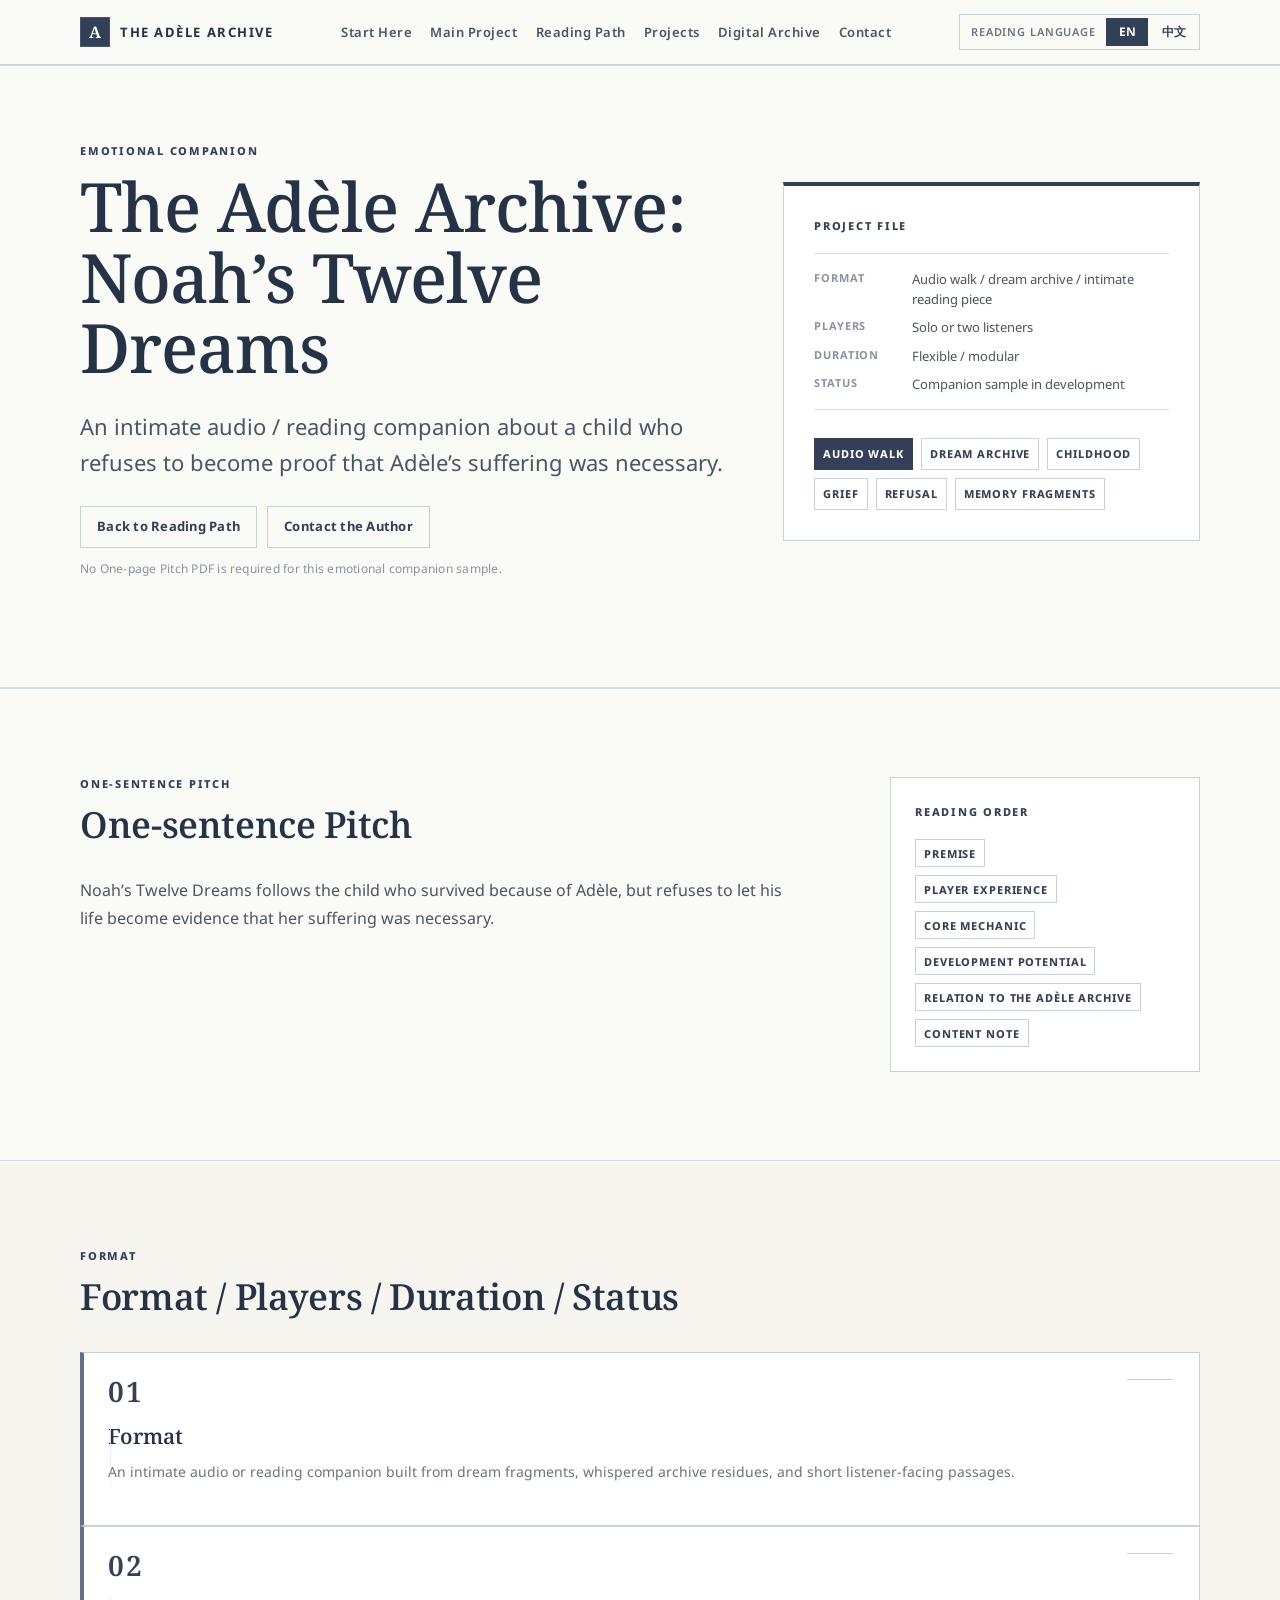
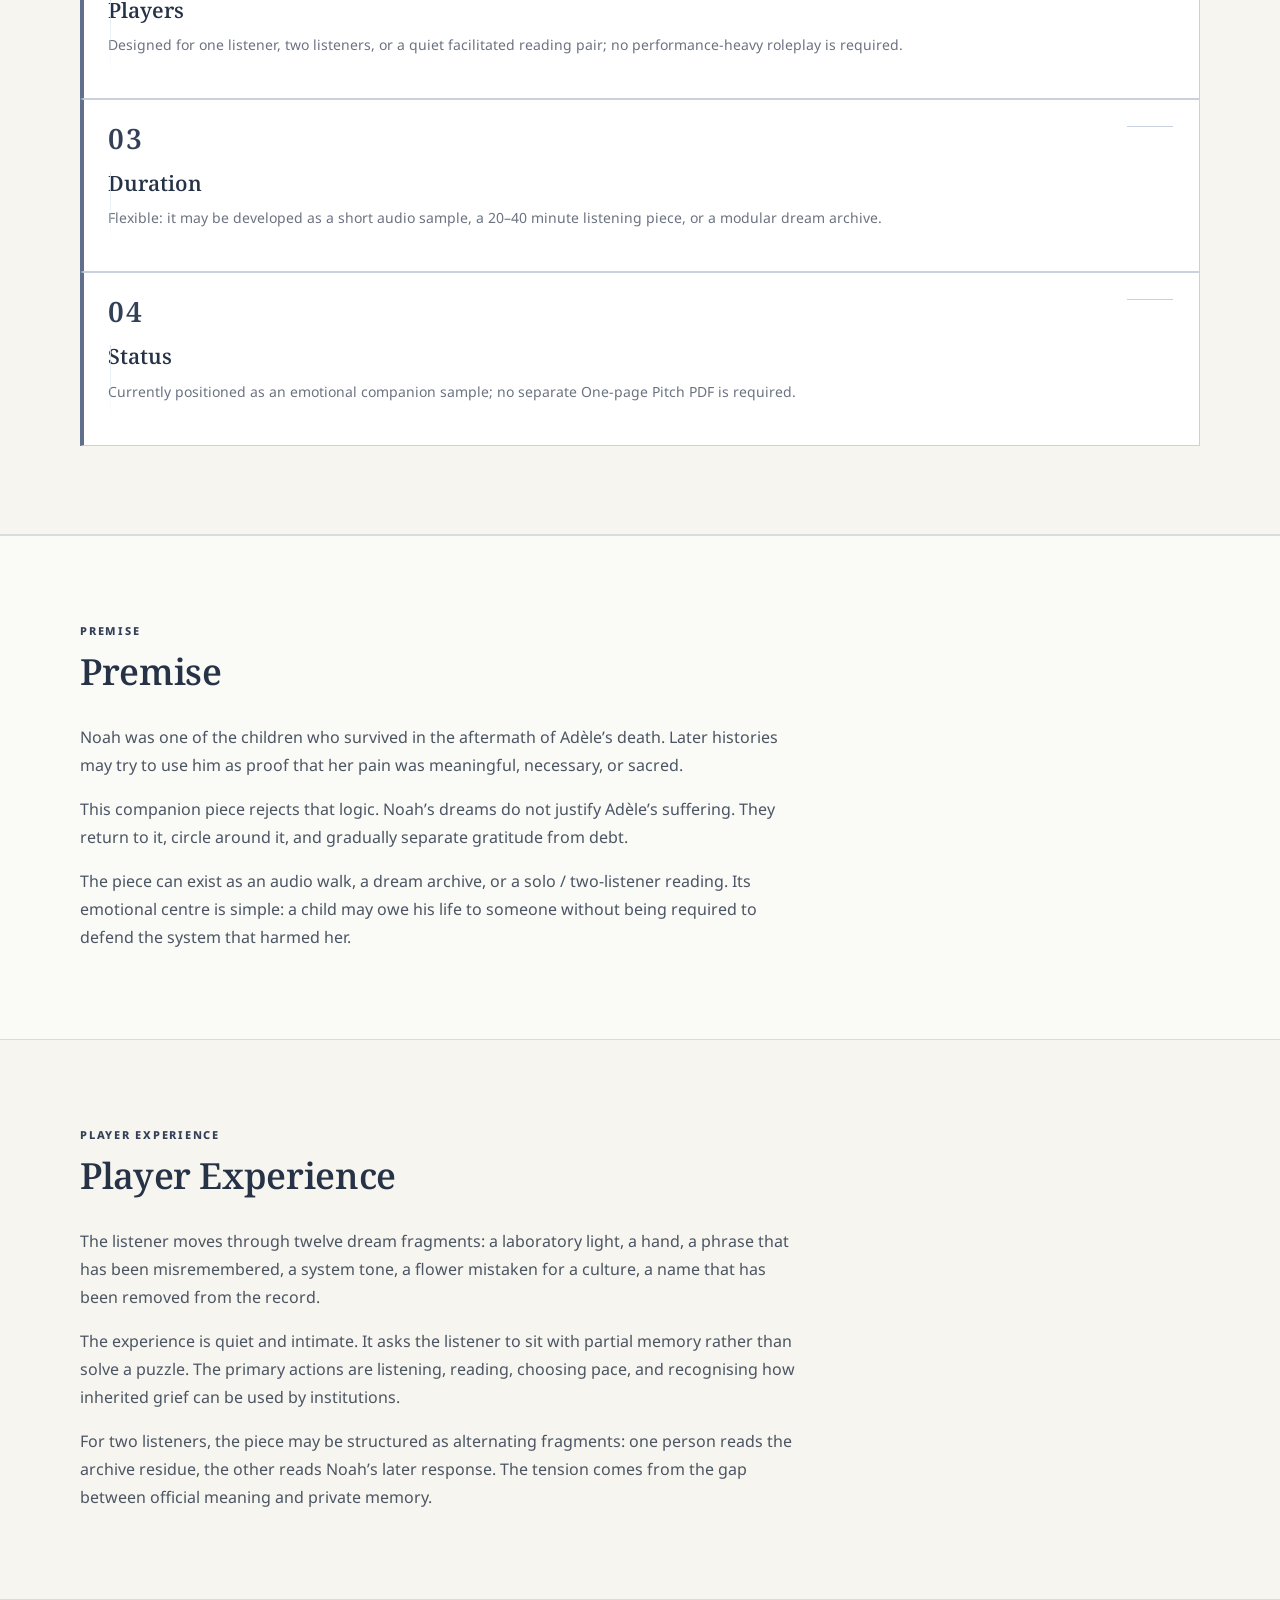
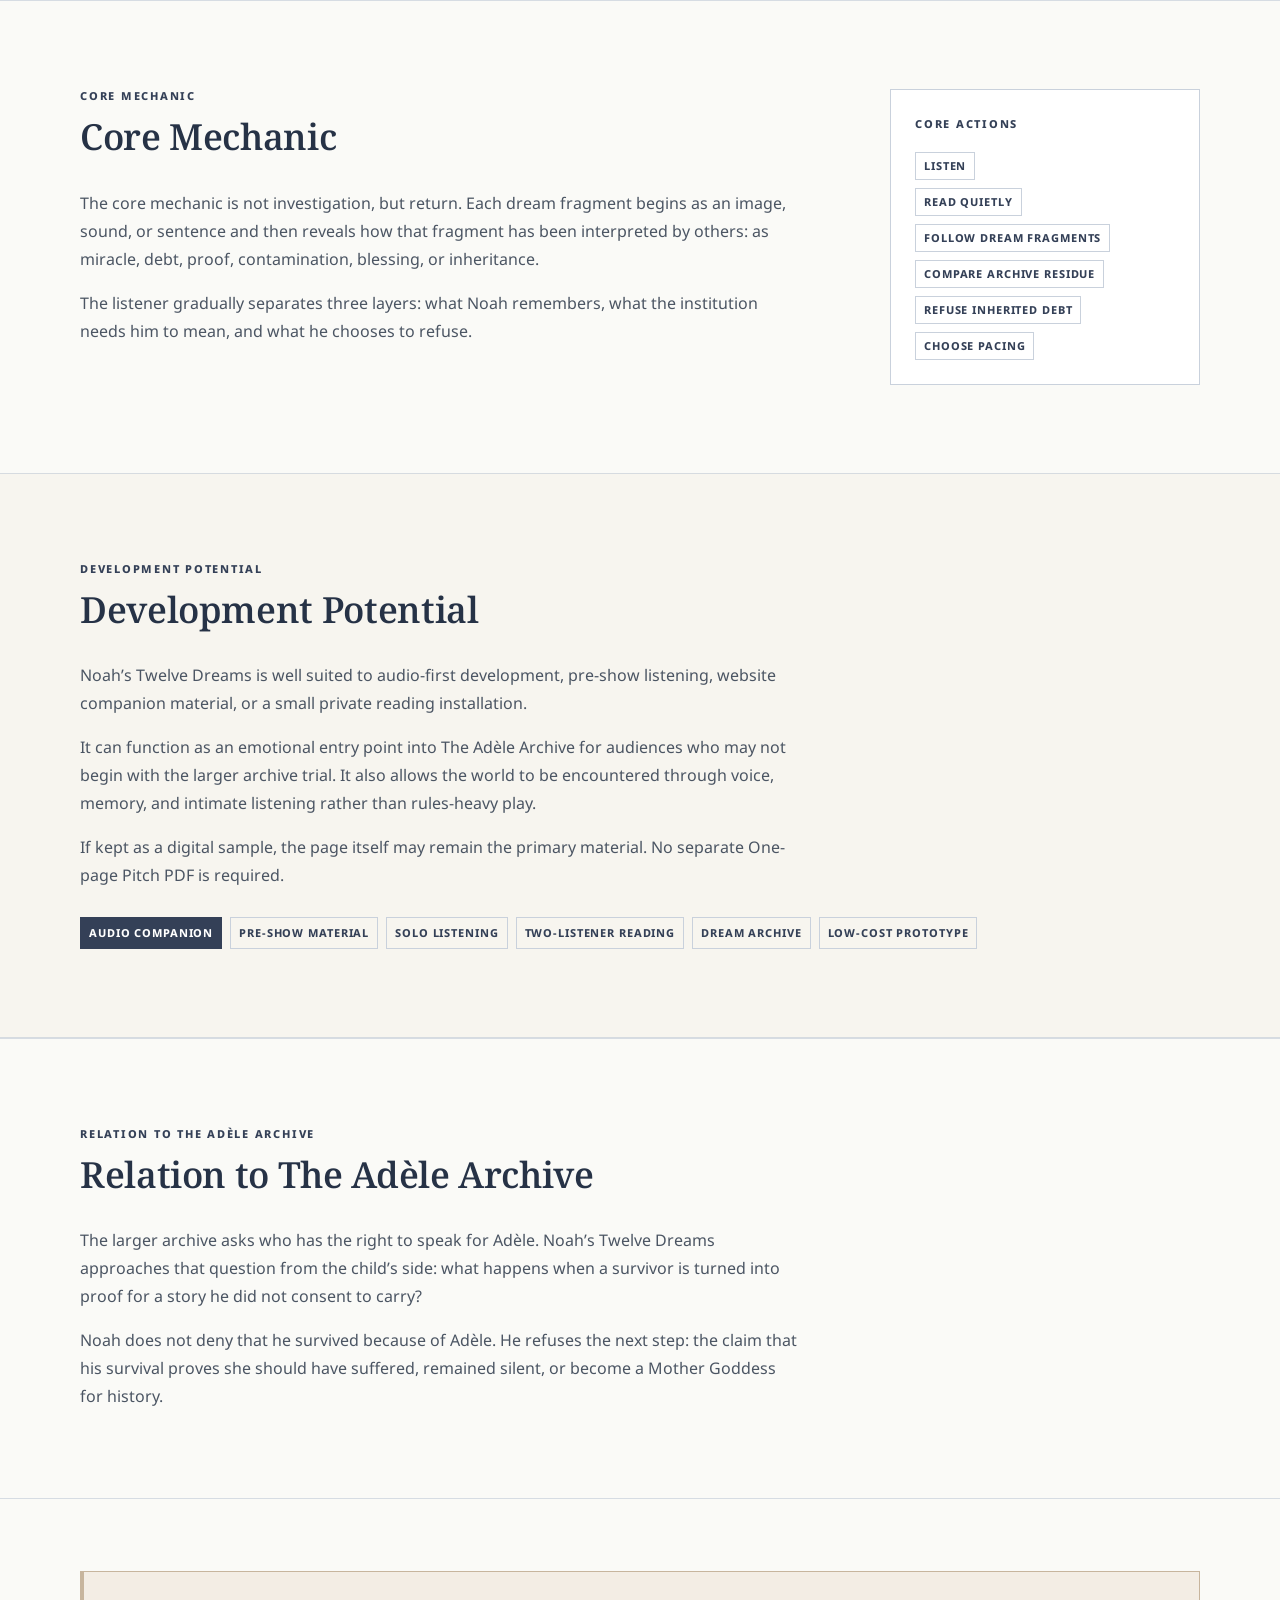
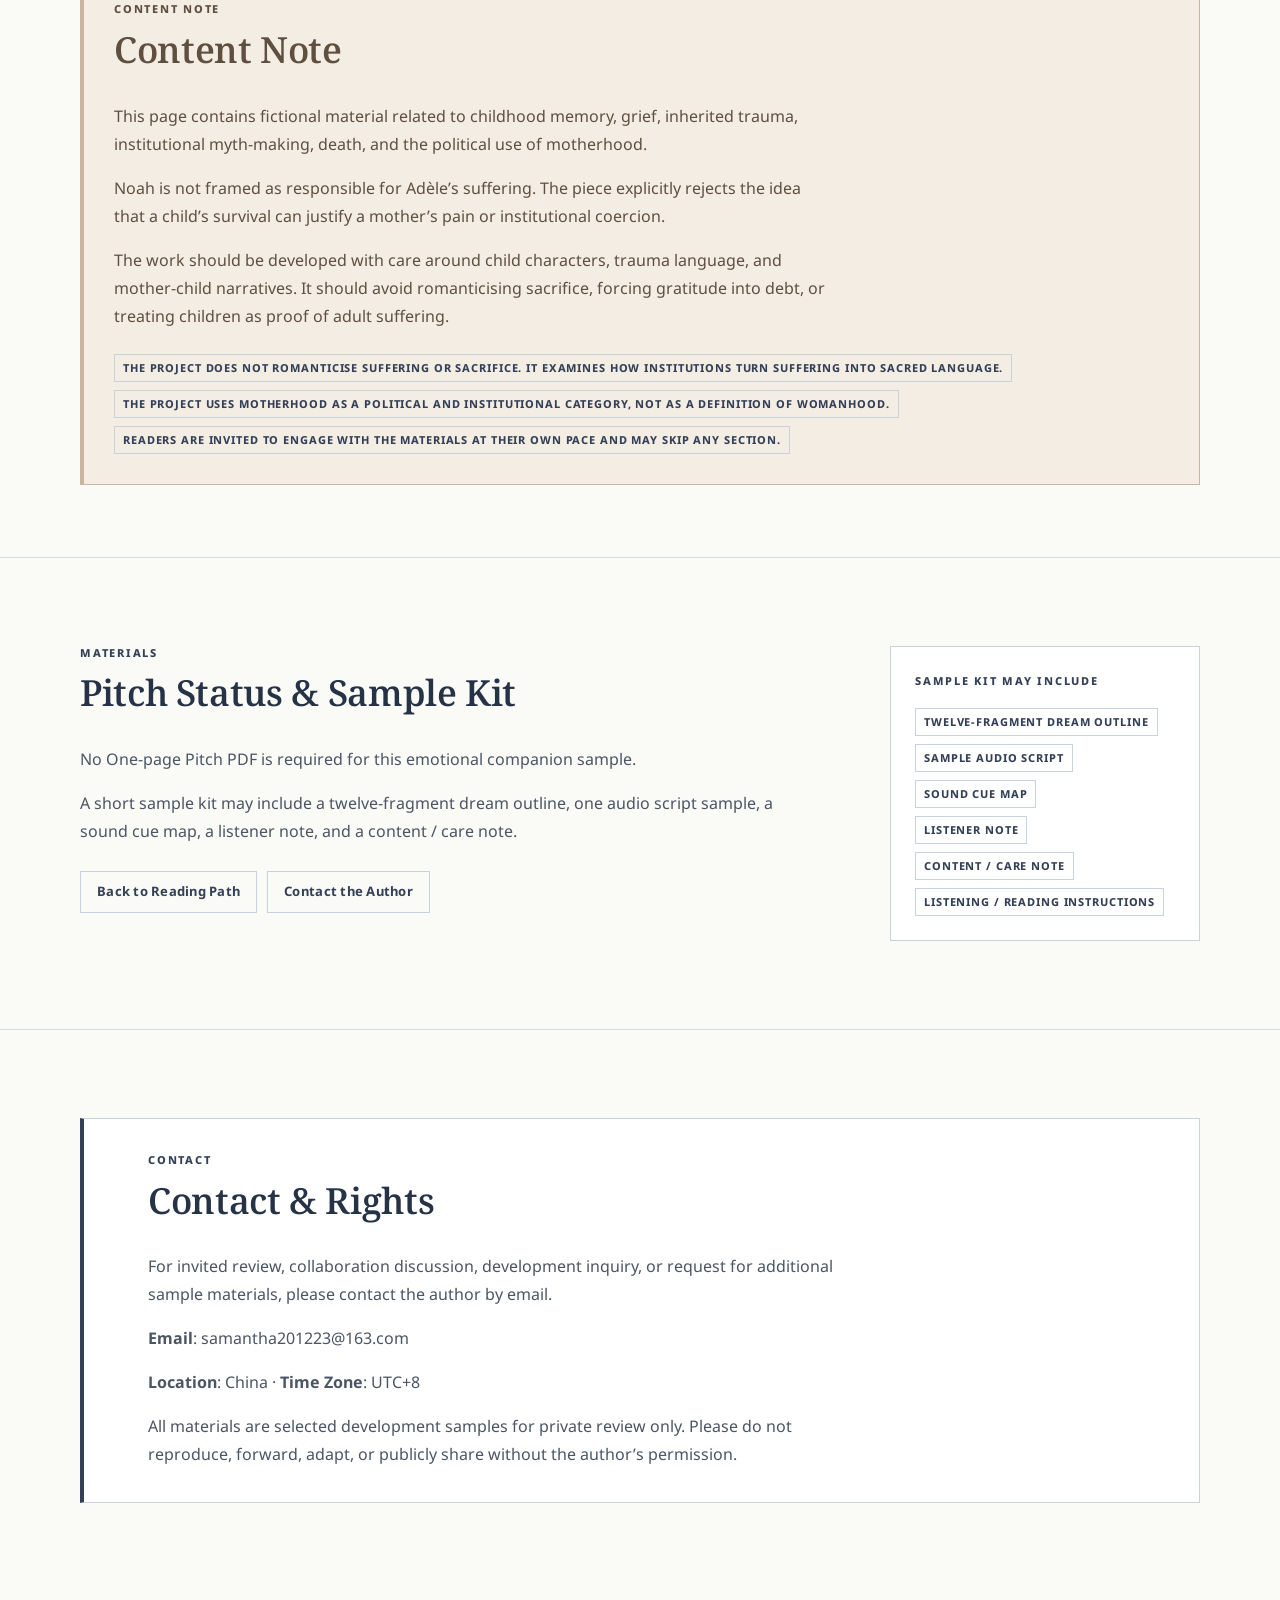
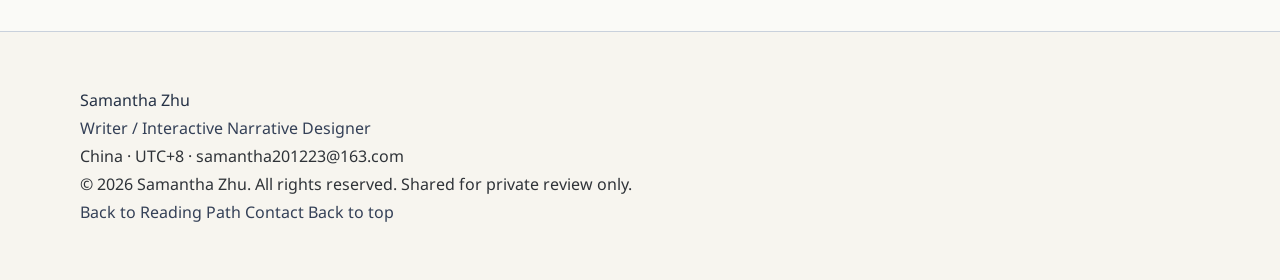
<file: noah-dreams.html>
<!DOCTYPE html>
<html lang="en" data-lang="en">
<head>
  <meta charset="UTF-8" />
  <meta name="viewport" content="width=device-width, initial-scale=1.0" />
  <title data-page-i18n="metaTitle">The Adèle Archive: Noah’s Twelve Dreams</title>
  <meta name="description" content="An intimate audio and reading companion about a child who refuses to become proof that Adèle’s suffering was necessary." data-page-meta-description />
  <meta name="robots" content="noindex, nofollow" />
  <link rel="preconnect" href="https://fonts.googleapis.com" />
  <link rel="preconnect" href="https://fonts.gstatic.com" crossorigin />
  <link href="https://fonts.googleapis.com/css2?family=Noto+Serif:wght@400;500;600;700&family=Noto+Sans:wght@400;500;600;700&family=Noto+Sans+SC:wght@400;500;600;700&display=swap" rel="stylesheet" />
  <link rel="stylesheet" href="css/style.css" />
  <script src="js/lang.js" defer></script>
  <script src="js/main.js" defer></script>
</head>
<body>
  <a class="skip-link" href="#main-content">Skip to main content</a>
  <header class="site-header" id="site-header">
  <div class="site-header__inner container">
    <a class="site-brand" href="index.html#start" aria-label="The Adèle Archive Home">
      <span class="site-brand__mark">A</span>
      <span class="site-brand__text" data-i18n="nav.brand">THE ADÈLE ARCHIVE</span>
    </a>

    <nav class="site-nav" aria-label="Primary navigation">
      <a href="index.html#start" class="site-nav__link" data-i18n="nav.start">Start Here</a>
      <a href="main-project.html" class="site-nav__link" data-i18n="projects.mainProject.shortTitle">Main Project</a>
      <a href="index.html#reading-path" class="site-nav__link" data-i18n="nav.path">Reading Path</a>
      <a href="index.html#projects" class="site-nav__link" data-i18n="nav.projects">Projects</a>
      <a href="index.html#digital-archive" class="site-nav__link" data-i18n="nav.digitalArchive">Digital Archive</a>
      <a href="contact.html" class="site-nav__link" data-i18n="nav.contact">Contact</a>
    </nav>

    <div class="header-actions">
      <div class="lang-switch" aria-label="Reading language">
        <span class="lang-switch__label" data-i18n="meta.languageLabel">Reading Language</span>
        <button class="lang-switch__button is-active" type="button" data-lang-button="en" aria-pressed="true">EN</button>
        <button class="lang-switch__button" type="button" data-lang-button="zh" aria-pressed="false">中文</button>
      </div>

      <button class="mobile-menu-toggle" type="button" aria-controls="mobile-menu" aria-expanded="false" data-action="toggle-menu">
        <span data-i18n="nav.menu">Menu</span>
      </button>
    </div>
  </div>

  <div class="mobile-menu" id="mobile-menu" hidden>
    <nav class="mobile-menu__nav" aria-label="Mobile navigation">
      <a href="index.html#start" class="mobile-menu__link" data-i18n="nav.start">Start Here</a>
      <a href="main-project.html" class="mobile-menu__link" data-i18n="projects.mainProject.shortTitle">Main Project</a>
      <a href="index.html#reading-path" class="mobile-menu__link" data-i18n="nav.path">Reading Path</a>
      <a href="index.html#projects" class="mobile-menu__link" data-i18n="nav.projects">Projects</a>
      <a href="index.html#digital-archive" class="mobile-menu__link" data-i18n="nav.digitalArchive">Digital Archive</a>
      <a href="contact.html" class="mobile-menu__link" data-i18n="nav.contact">Contact</a>
    </nav>

    <div class="mobile-menu__lang">
      <span class="mobile-menu__lang-label" data-i18n="meta.languageLabel">Reading Language</span>
      <button type="button" data-lang-button="en">EN</button>
      <button type="button" data-lang-button="zh">中文</button>
    </div>
  </div>
</header>
  <main id="main-content">
    <section class="section hero-section project-page-hero" id="project-header" aria-labelledby="project-title">
      <div class="container hero-grid">
        <div class="hero-copy"><p class="eyebrow" data-page-i18n="eyebrow">EMOTIONAL COMPANION</p><h1 class="hero-title" id="project-title" data-page-i18n="title">Project Title</h1><p class="hero-subtitle" data-page-i18n="subtitle">Project subtitle.</p>
          <div class="button-group access-card__actions">
            <a class="button button-secondary" href="index.html#reading-path" data-i18n="buttons.backToReadingPath">Back to Reading Path</a>
            <button
  class="button button-secondary"
  type="button"
  data-copy-email="samantha201223@163.com"
  data-i18n="buttons.contactAuthor"
>
  Contact the Author
</button>
          </div>
          <p class="download-note" data-page-i18n="materials.pitchNote">Pitch status note.</p>
        </div>
        <aside class="hero-panel" aria-label="Project summary"><p class="hero-panel__label" data-page-template="projectFileLabel">PROJECT FILE</p><dl class="project-meta project-meta--hero"><div class="project-meta__item"><dt data-i18n="common.format">Format</dt><dd data-page-i18n="meta.format">Format value</dd></div><div class="project-meta__item"><dt data-i18n="common.players">Players</dt><dd data-page-i18n="meta.players">Players value</dd></div><div class="project-meta__item"><dt data-i18n="common.duration">Duration</dt><dd data-page-i18n="meta.duration">Duration value</dd></div><div class="project-meta__item"><dt data-i18n="common.status">Status</dt><dd data-page-i18n="meta.status">Status value</dd></div></dl><div class="tag-list hero-tags" data-page-tags="tags"></div></aside>
      </div>
    </section>
    <section class="section" id="one-sentence-pitch" aria-labelledby="one-sentence-pitch-title"><div class="container world-grid"><div class="section-copy"><div class="section-header"><p class="eyebrow" data-page-template="sections.oneSentencePitch.eyebrow">ONE-SENTENCE PITCH</p><h2 class="section-title" id="one-sentence-pitch-title" data-page-template="sections.oneSentencePitch.title">One-sentence Pitch</h2></div><div class="prose content-narrow"><p data-page-i18n="oneSentencePitch">One clear sentence.</p></div></div><aside class="index-panel" aria-label="Project page index"><p class="index-panel__label" data-page-template="readingOrderLabel">READING ORDER</p><div class="tag-list tag-list--vertical"><a class="tag" href="#premise" data-page-template="sections.premise.title">Premise</a><a class="tag" href="#player-experience" data-page-template="sections.playerExperience.title">Player Experience</a><a class="tag" href="#core-mechanic" data-page-template="sections.coreMechanic.title">Core Mechanic</a><a class="tag" href="#development-potential" data-page-template="sections.developmentPotential.title">Development Potential</a><a class="tag" href="#relation" data-page-template="sections.relation.title">Relation</a><a class="tag" href="#content-note" data-page-template="sections.contentNote.title">Content Note</a></div></aside></div></section>
    <section class="section reading-path-section" id="format" aria-labelledby="format-title"><div class="container"><div class="section-header"><p class="eyebrow" data-page-template="sections.format.eyebrow">FORMAT</p><h2 class="section-title" id="format-title" data-page-template="sections.format.title">Format / Players / Duration / Status</h2></div><div class="project-detail-grid"><article class="path-card"><p class="path-card__number">01</p><h3 class="path-card__title" data-i18n="common.format">Format</h3><p class="path-card__description" data-page-i18n="formatDetails.format">Format detail.</p></article><article class="path-card"><p class="path-card__number">02</p><h3 class="path-card__title" data-i18n="common.players">Players</h3><p class="path-card__description" data-page-i18n="formatDetails.players">Players detail.</p></article><article class="path-card"><p class="path-card__number">03</p><h3 class="path-card__title" data-i18n="common.duration">Duration</h3><p class="path-card__description" data-page-i18n="formatDetails.duration">Duration detail.</p></article><article class="path-card"><p class="path-card__number">04</p><h3 class="path-card__title" data-i18n="common.status">Status</h3><p class="path-card__description" data-page-i18n="formatDetails.status">Status detail.</p></article></div></div></section>
    <section class="section" id="premise" aria-labelledby="premise-title"><div class="container"><div class="section-header"><p class="eyebrow" data-page-template="sections.premise.eyebrow">PREMISE</p><h2 class="section-title" id="premise-title" data-page-template="sections.premise.title">Premise</h2></div><div class="prose content-narrow" data-page-list="premise"></div></div></section>
    <section class="section reading-path-section" id="player-experience" aria-labelledby="player-experience-title"><div class="container"><div class="section-header"><p class="eyebrow" data-page-template="sections.playerExperience.eyebrow">PLAYER EXPERIENCE</p><h2 class="section-title" id="player-experience-title" data-page-template="sections.playerExperience.title">Player Experience</h2></div><div class="prose content-narrow" data-page-list="playerExperience"></div></div></section>
    <section class="section" id="core-mechanic" aria-labelledby="core-mechanic-title"><div class="container world-grid"><div class="section-copy"><div class="section-header"><p class="eyebrow" data-page-template="sections.coreMechanic.eyebrow">CORE MECHANIC</p><h2 class="section-title" id="core-mechanic-title" data-page-template="sections.coreMechanic.title">Core Mechanic</h2></div><div class="prose content-narrow" data-page-list="coreMechanic.body"></div></div><aside class="index-panel"><p class="index-panel__label" data-page-template="coreActionLabel">CORE ACTIONS</p><div class="tag-list tag-list--vertical" data-page-tags="coreMechanic.actions"></div></aside></div></section>
    <section class="section reading-path-section" id="development-potential" aria-labelledby="development-potential-title"><div class="container"><div class="section-header"><p class="eyebrow" data-page-template="sections.developmentPotential.eyebrow">DEVELOPMENT POTENTIAL</p><h2 class="section-title" id="development-potential-title" data-page-template="sections.developmentPotential.title">Development Potential</h2></div><div class="prose content-narrow" data-page-list="developmentPotential.body"></div><div class="tag-list hero-tags" data-page-tags="developmentPotential.tags"></div></div></section>
    <section class="section" id="relation" aria-labelledby="relation-title"><div class="container"><div class="section-header"><p class="eyebrow" data-page-template="sections.relation.eyebrow">RELATION TO THE ADÈLE ARCHIVE</p><h2 class="section-title" id="relation-title" data-page-template="sections.relation.title">Relation to The Adèle Archive</h2></div><div class="prose content-narrow" data-page-list="relation"></div></div></section>
    <section class="section content-note-section" id="content-note" aria-labelledby="content-note-title"><div class="container"><article class="content-note"><div class="section-header"><p class="eyebrow" data-page-template="sections.contentNote.eyebrow">CONTENT NOTE</p><h2 class="section-title" id="content-note-title" data-page-template="sections.contentNote.title">Content Note</h2></div><div class="prose content-narrow" data-page-list="contentNote"></div><div class="content-note__tags"><span class="tag" data-i18n="risk.noRomanticSuffering">The project does not romanticise suffering or sacrifice.</span><span class="tag" data-i18n="risk.motherhoodNote">The project uses motherhood as a political and institutional category.</span><span class="tag" data-i18n="risk.readerPace">Readers are invited to engage at their own pace.</span></div></article></div></section>
    <section class="section" id="sample-kit" aria-labelledby="sample-kit-title"><div class="container world-grid"><div class="section-copy"><div class="section-header"><p class="eyebrow" data-page-template="sections.materials.eyebrow">MATERIALS</p><h2 class="section-title" id="sample-kit-title" data-page-template="sections.materials.title">Pitch Status & Sample Kit</h2></div><div class="prose content-narrow"><p data-page-i18n="materials.pitchNote">Pitch note.</p><p data-page-i18n="materials.sampleKitNote">Sample kit note.</p></div><div class="button-group access-card__actions">
            <a class="button button-secondary" href="index.html#reading-path" data-i18n="buttons.backToReadingPath">Back to Reading Path</a>
            <button
  class="button button-secondary"
  type="button"
  data-copy-email="samantha201223@163.com"
  data-i18n="buttons.contactAuthor"
>
  Contact the Author
</button>
          </div></div><aside class="index-panel"><p class="index-panel__label" data-page-template="sampleKitLabel">SAMPLE KIT MAY INCLUDE</p><div class="tag-list tag-list--vertical" data-page-tags="materials.sampleKitItems"></div></aside></div></section>
    <section class="section" id="contact" aria-labelledby="contact-title"><div class="container"><div class="contact-card"><div class="section-header"><p class="eyebrow" data-i18n="home.contact.eyebrow">CONTACT</p><h2 class="section-title" id="contact-title" data-page-template="sections.contact.title">Contact & Rights</h2></div><div class="prose content-narrow"><p data-i18n="home.contact.body">For invited review, collaboration discussion, development inquiry, or request for additional sample materials, please contact the author by email.</p><p><strong data-i18n="home.contact.emailLabel">Email</strong>: <a href="mailto:samantha201223@163.com">samantha201223@163.com</a></p><p><strong data-i18n="home.contact.locationLabel">Location</strong>: <span data-i18n="home.contact.location">China</span> · <strong data-i18n="home.contact.timezoneLabel">Time Zone</strong>: <span data-i18n="home.contact.timezone">UTC+8</span></p><p data-page-template="rightsNotice">All materials are selected development samples for private review only.</p></div></div></div></section>
  </main>
  <footer class="site-footer" id="site-footer">
  <div class="container site-footer__inner">
    <div class="site-footer__identity">
      <p class="site-footer__name" data-i18n="footer.name">Samantha Zhu</p>
      <p class="site-footer__role" data-i18n="footer.role">Writer / Interactive Narrative Designer</p>
      <p class="site-footer__meta">
        <span data-i18n="footer.location">China · UTC+8</span>
        <span aria-hidden="true"> · </span>
        <a href="mailto:samantha201223@163.com" data-i18n="footer.email">samantha201223@163.com</a>
      </p>
      <p class="site-footer__rights" data-i18n="footer.shortRights">© 2026 Samantha Zhu. All rights reserved. Shared for private review only.</p>
    </div>

    <nav class="site-footer__links" aria-label="Footer navigation">
      <a href="index.html#reading-path" data-i18n="buttons.backToReadingPath">Back to Reading Path</a>
      <a href="contact.html" data-i18n="nav.contact">Contact</a>
      <a href="#site-header" data-i18n="nav.backToTop">Back to top</a>
    </nav>
  </div>
</footer>
  <script>
    window.PAGE_PROJECT_DATA = {
      "en": {
            "metaTitle": "The Adèle Archive: Noah’s Twelve Dreams",
            "metaDescription": "An intimate audio and reading companion about a child who refuses to become proof that Adèle’s suffering was necessary.",
            "eyebrow": "EMOTIONAL COMPANION",
            "title": "The Adèle Archive: Noah’s Twelve Dreams",
            "subtitle": "An intimate audio / reading companion about a child who refuses to become proof that Adèle’s suffering was necessary.",
            "meta": {
                  "format": "Audio walk / dream archive / intimate reading piece",
                  "players": "Solo or two listeners",
                  "duration": "Flexible / modular",
                  "status": "Companion sample in development"
            },
            "tags": [
                  "audio walk",
                  "dream archive",
                  "childhood",
                  "grief",
                  "refusal",
                  "memory fragments"
            ],
            "oneSentencePitch": "Noah’s Twelve Dreams follows the child who survived because of Adèle, but refuses to let his life become evidence that her suffering was necessary.",
            "formatDetails": {
                  "format": "An intimate audio or reading companion built from dream fragments, whispered archive residues, and short listener-facing passages.",
                  "players": "Designed for one listener, two listeners, or a quiet facilitated reading pair; no performance-heavy roleplay is required.",
                  "duration": "Flexible: it may be developed as a short audio sample, a 20–40 minute listening piece, or a modular dream archive.",
                  "status": "Currently positioned as an emotional companion sample; no separate One-page Pitch PDF is required."
            },
            "premise": [
                  "Noah was one of the children who survived in the aftermath of Adèle’s death. Later histories may try to use him as proof that her pain was meaningful, necessary, or sacred.",
                  "This companion piece rejects that logic. Noah’s dreams do not justify Adèle’s suffering. They return to it, circle around it, and gradually separate gratitude from debt.",
                  "The piece can exist as an audio walk, a dream archive, or a solo / two-listener reading. Its emotional centre is simple: a child may owe his life to someone without being required to defend the system that harmed her."
            ],
            "playerExperience": [
                  "The listener moves through twelve dream fragments: a laboratory light, a hand, a phrase that has been misremembered, a system tone, a flower mistaken for a culture, a name that has been removed from the record.",
                  "The experience is quiet and intimate. It asks the listener to sit with partial memory rather than solve a puzzle. The primary actions are listening, reading, choosing pace, and recognising how inherited grief can be used by institutions.",
                  "For two listeners, the piece may be structured as alternating fragments: one person reads the archive residue, the other reads Noah’s later response. The tension comes from the gap between official meaning and private memory."
            ],
            "coreMechanic": {
                  "body": [
                        "The core mechanic is not investigation, but return. Each dream fragment begins as an image, sound, or sentence and then reveals how that fragment has been interpreted by others: as miracle, debt, proof, contamination, blessing, or inheritance.",
                        "The listener gradually separates three layers: what Noah remembers, what the institution needs him to mean, and what he chooses to refuse."
                  ],
                  "actions": [
                        "listen",
                        "read quietly",
                        "follow dream fragments",
                        "compare archive residue",
                        "refuse inherited debt",
                        "choose pacing"
                  ]
            },
            "developmentPotential": {
                  "body": [
                        "Noah’s Twelve Dreams is well suited to audio-first development, pre-show listening, website companion material, or a small private reading installation.",
                        "It can function as an emotional entry point into The Adèle Archive for audiences who may not begin with the larger archive trial. It also allows the world to be encountered through voice, memory, and intimate listening rather than rules-heavy play.",
                        "If kept as a digital sample, the page itself may remain the primary material. No separate One-page Pitch PDF is required."
                  ],
                  "tags": [
                        "audio companion",
                        "pre-show material",
                        "solo listening",
                        "two-listener reading",
                        "dream archive",
                        "low-cost prototype"
                  ]
            },
            "relation": [
                  "The larger archive asks who has the right to speak for Adèle. Noah’s Twelve Dreams approaches that question from the child’s side: what happens when a survivor is turned into proof for a story he did not consent to carry?",
                  "Noah does not deny that he survived because of Adèle. He refuses the next step: the claim that his survival proves she should have suffered, remained silent, or become a Mother Goddess for history."
            ],
            "contentNote": [
                  "This page contains fictional material related to childhood memory, grief, inherited trauma, institutional myth-making, death, and the political use of motherhood.",
                  "Noah is not framed as responsible for Adèle’s suffering. The piece explicitly rejects the idea that a child’s survival can justify a mother’s pain or institutional coercion.",
                  "The work should be developed with care around child characters, trauma language, and mother-child narratives. It should avoid romanticising sacrifice, forcing gratitude into debt, or treating children as proof of adult suffering."
            ],
            "materials": {
                  "pitchNote": "No One-page Pitch PDF is required for this emotional companion sample.",
                  "sampleKitNote": "A short sample kit may include a twelve-fragment dream outline, one audio script sample, a sound cue map, a listener note, and a content / care note.",
                  "sampleKitItems": [
                        "twelve-fragment dream outline",
                        "sample audio script",
                        "sound cue map",
                        "listener note",
                        "content / care note",
                        "listening / reading instructions"
                  ]
            }
      },
      "zh": {
            "metaTitle": "阿黛勒档案：诺亚的十二个梦",
            "metaDescription": "一个亲密型音频与阅读伴随作品，关于一个孩子拒绝成为“阿黛勒受苦是必要的”这一叙事的证明。",
            "eyebrow": "情绪伴随作品",
            "title": "阿黛勒档案：诺亚的十二个梦",
            "subtitle": "一个亲密型音频 / 阅读伴随作品，一个关于孩子拒绝证明阿黛勒的受苦“必要”的音频 / 阅读伴随作品。。",
            "meta": {
                  "format": "音频漫游 / 梦境档案 / 亲密型阅读作品",
                  "players": "单人或双人聆听",
                  "duration": "可变 / 模块化",
                  "status": "开发中的 companion sample"
            },
            "tags": [
                  "音频漫游",
                  "梦境档案",
                  "童年",
                  "哀悼",
                  "拒绝",
                  "记忆碎片"
            ],
            "oneSentencePitch": "《诺亚的十二个梦》讲述一个因阿黛勒而幸存的孩子如何拒绝让自己的生命成为“她本该受苦”的证据。",
            "formatDetails": {
                  "format": "由梦境碎片、残留声音、档案残句和短篇阅读文本组成的亲密型音频 / 阅读伴随作品。",
                  "players": "适合单人聆听、双人交替阅读，或小型安静导读；不需要高强度表演。",
                  "duration": "可变：可以发展为短音频样本、20–40分钟聆听作品，或模块化梦境档案。",
                  "status": "当前定位为情绪伴随样本；本页面不需要 One-page Pitch PDF。"
            },
            "premise": [
                  "诺亚是阿黛勒死亡之后幸存下来的孩子之一。后来的历史可能会把他写成证据：证明阿黛勒的痛苦有意义、是必要的，甚至是神圣的。",
                  "这个伴随作品拒绝这种逻辑。诺亚的梦并不替阿黛勒的痛苦辩护。它只是不断回到那些痛苦旁边，把感激、幸存和债务慢慢拆开。",
                  "它可以是一段音频漫游，一组梦境档案，也可以是单人或双人阅读。它的核心很简单：一个孩子可以因某人而活下来，但不应被要求替伤害她的制度作证。"
            ],
            "playerExperience": [
                  "聆听者进入十二个梦境碎片：实验室的灯、阿黛勒的手、被误记的一句话、系统提示音、被当作培养物的花、从记录中被删去的名字。",
                  "体验是安静、亲密、低压的。它不要求玩家解谜，而是要求他们在残缺记忆中停留，意识到幸存者的悲伤如何被制度拿来制造意义。",
                  "如果是双人阅读，可以让一人读档案残留，一人读诺亚后来的回应。真正的张力来自官方意义与私人记忆之间的距离。"
            ],
            "coreMechanic": {
                  "body": [
                        "核心机制不是调查，而是回返。每个梦境碎片先以一个图像、声音或句子出现，随后显露它如何被他人解释为奇迹、债务、证据、污染、祝福或继承。",
                        "聆听者逐渐分辨三层内容：诺亚记得什么，制度需要诺亚代表什么，以及诺亚最终选择拒绝什么。"
                  ],
                  "actions": [
                        "聆听",
                        "安静阅读",
                        "进入梦境碎片",
                        "对照档案残留",
                        "拒绝继承债务",
                        "自行选择节奏"
                  ]
            },
            "developmentPotential": {
                  "body": [
                        "《诺亚的十二个梦》很适合作为音频优先的 companion piece、演前聆听材料、网页伴随样本，或小型私人阅读装置。",
                        "它可以让读者不通过大型档案审判，而是先从声音、记忆和亲密聆听进入《阿黛勒档案》。",
                        "如果保留为网页样本，页面本身就可以作为主要展示材料，不需要另行准备 One-page Pitch PDF。"
                  ],
                  "tags": [
                        "音频伴随",
                        "演前材料",
                        "单人聆听",
                        "双人阅读",
                        "梦境档案",
                        "低成本原型"
                  ]
            },
            "relation": [
                  "母项目追问的是：谁有权替阿黛勒说话？《诺亚的十二个梦》从孩子的一侧进入这个问题：当一个幸存者被写成他并未同意承载的证明时，他要如何拒绝？",
                  "诺亚并不否认自己因阿黛勒而活下来。他拒绝的是下一步：拒绝让自己的幸存证明她应该受苦、应该沉默、应该在历史中成为母神。"
            ],
            "contentNote": [
                  "本页面涉及童年记忆、哀悼、继承性创伤、制度神话、死亡，以及母职被政治化使用等虚构主题。",
                  "诺亚不会被写成需要为阿黛勒的痛苦负责。作品明确拒绝“孩子的幸存可以证明母亲受苦是必要的”这一逻辑。",
                  "后续开发时需要谨慎处理儿童角色、创伤语言与母子叙事，避免浪漫化牺牲、把感激变成债务，或把孩子变成成人痛苦的证明。"
            ],
            "materials": {
                  "pitchNote": "本情绪伴随样本不需要 One-page Pitch PDF。",
                  "sampleKitNote": "样章包可以包含十二个梦境碎片大纲、一段音频脚本样本、声音 cue 表、聆听者说明和内容照护提示。",
                  "sampleKitItems": [
                        "十二个梦境碎片大纲",
                        "音频脚本样本",
                        "声音 cue 表",
                        "聆听者说明",
                        "内容照护提示",
                        "聆听 / 阅读说明"
                  ]
            }
      }
};
    window.PAGE_TEMPLATE_TEXT = {
      "en": {
            "projectFileLabel": "PROJECT FILE",
            "readingOrderLabel": "READING ORDER",
            "coreActionLabel": "CORE ACTIONS",
            "sampleKitLabel": "SAMPLE KIT MAY INCLUDE",
            "sections": {
                  "oneSentencePitch": {
                        "eyebrow": "ONE-SENTENCE PITCH",
                        "title": "One-sentence Pitch"
                  },
                  "format": {
                        "eyebrow": "FORMAT",
                        "title": "Format / Players / Duration / Status"
                  },
                  "premise": {
                        "eyebrow": "PREMISE",
                        "title": "Premise"
                  },
                  "playerExperience": {
                        "eyebrow": "PLAYER EXPERIENCE",
                        "title": "Player Experience"
                  },
                  "coreMechanic": {
                        "eyebrow": "CORE MECHANIC",
                        "title": "Core Mechanic"
                  },
                  "developmentPotential": {
                        "eyebrow": "DEVELOPMENT POTENTIAL",
                        "title": "Development Potential"
                  },
                  "relation": {
                        "eyebrow": "RELATION TO THE ADÈLE ARCHIVE",
                        "title": "Relation to The Adèle Archive"
                  },
                  "contentNote": {
                        "eyebrow": "CONTENT NOTE",
                        "title": "Content Note"
                  },
                  "materials": {
                        "eyebrow": "MATERIALS",
                        "title": "Pitch Status & Sample Kit"
                  },
                  "contact": {
                        "title": "Contact & Rights"
                  }
            },
            "rightsNotice": "All materials are selected development samples for private review only. Please do not reproduce, forward, adapt, or publicly share without the author’s permission."
      },
      "zh": {
            "projectFileLabel": "项目档案",
            "readingOrderLabel": "阅读顺序",
            "coreActionLabel": "核心动作",
            "sampleKitLabel": "样章包可包含",
            "sections": {
                  "oneSentencePitch": {
                        "eyebrow": "一句话提案",
                        "title": "一句话提案"
                  },
                  "format": {
                        "eyebrow": "项目形式",
                        "title": "形式 / 人数 / 时长 / 状态"
                  },
                  "premise": {
                        "eyebrow": "前提设定",
                        "title": "Premise / 前提设定"
                  },
                  "playerExperience": {
                        "eyebrow": "玩家体验",
                        "title": "Player Experience / 玩家体验"
                  },
                  "coreMechanic": {
                        "eyebrow": "核心机制",
                        "title": "Core Mechanic / 核心机制"
                  },
                  "developmentPotential": {
                        "eyebrow": "开发潜力",
                        "title": "Development Potential / 开发潜力"
                  },
                  "relation": {
                        "eyebrow": "与阿黛勒档案的关系",
                        "title": "Relation to The Adèle Archive / 与母项目的关系"
                  },
                  "contentNote": {
                        "eyebrow": "内容提示",
                        "title": "Content Note / 内容提示"
                  },
                  "materials": {
                        "eyebrow": "项目材料",
                        "title": "Pitch 状态与 Sample Kit"
                  },
                  "contact": {
                        "title": "Contact & Rights / 联系方式与权利声明"
                  }
            },
            "rightsNotice": "本页面材料均为私人阅读与项目评估用的精选开发样本。未经作者许可，请勿复制、转发、改编或公开传播。"
      }
};
    (function () {
      const STORAGE_KEY = 'adeleArchiveLanguage'; const DEFAULT_LANG = 'en';
      function getByPath(object, path) { return path.split('.').reduce((current, key) => current && Object.prototype.hasOwnProperty.call(current, key) ? current[key] : undefined, object); }
      function setText(selector, source) { document.querySelectorAll(selector).forEach((node) => { const path = node.getAttribute(selector.slice(1, -1)); const value = getByPath(source, path); if (typeof value === 'string') node.textContent = value; }); }
      function renderList(source) { document.querySelectorAll('[data-page-list]').forEach((container) => { const list = getByPath(source, container.getAttribute('data-page-list')); container.innerHTML = ''; if (!Array.isArray(list)) return; list.forEach((item) => { const p = document.createElement('p'); p.textContent = item; container.appendChild(p); }); }); }
      function renderTags(source) { document.querySelectorAll('[data-page-tags]').forEach((container) => { const tags = getByPath(source, container.getAttribute('data-page-tags')); container.innerHTML = ''; if (!Array.isArray(tags)) return; tags.forEach((item) => { const span = document.createElement('span'); span.className = 'tag'; span.textContent = item; container.appendChild(span); }); }); }
      function applyPageLanguage(lang) { if (!['en','zh'].includes(lang)) lang = DEFAULT_LANG; const data = window.PAGE_PROJECT_DATA[lang]; const template = window.PAGE_TEMPLATE_TEXT[lang]; if (!data || !template) return; document.documentElement.lang = lang === 'zh' ? 'zh-CN' : 'en'; document.documentElement.dataset.lang = lang; document.title = data.metaTitle || document.title; const desc = document.querySelector('[data-page-meta-description]'); if (desc && data.metaDescription) desc.setAttribute('content', data.metaDescription); setText('[data-page-i18n]', data); setText('[data-page-template]', template); renderList(data); renderTags(data); document.querySelectorAll('[data-lang-button]').forEach((button) => { const active = button.getAttribute('data-lang-button') === lang; button.classList.toggle('is-active', active); button.setAttribute('aria-pressed', String(active)); }); }
      document.addEventListener('DOMContentLoaded', () => { const saved = localStorage.getItem(STORAGE_KEY) || DEFAULT_LANG; applyPageLanguage(saved); document.querySelectorAll('[data-lang-button]').forEach((button) => { button.addEventListener('click', () => { const lang = button.getAttribute('data-lang-button'); localStorage.setItem(STORAGE_KEY, lang); applyPageLanguage(lang); }); }); });
    })();
  </script>
</body>
</html>
</file>
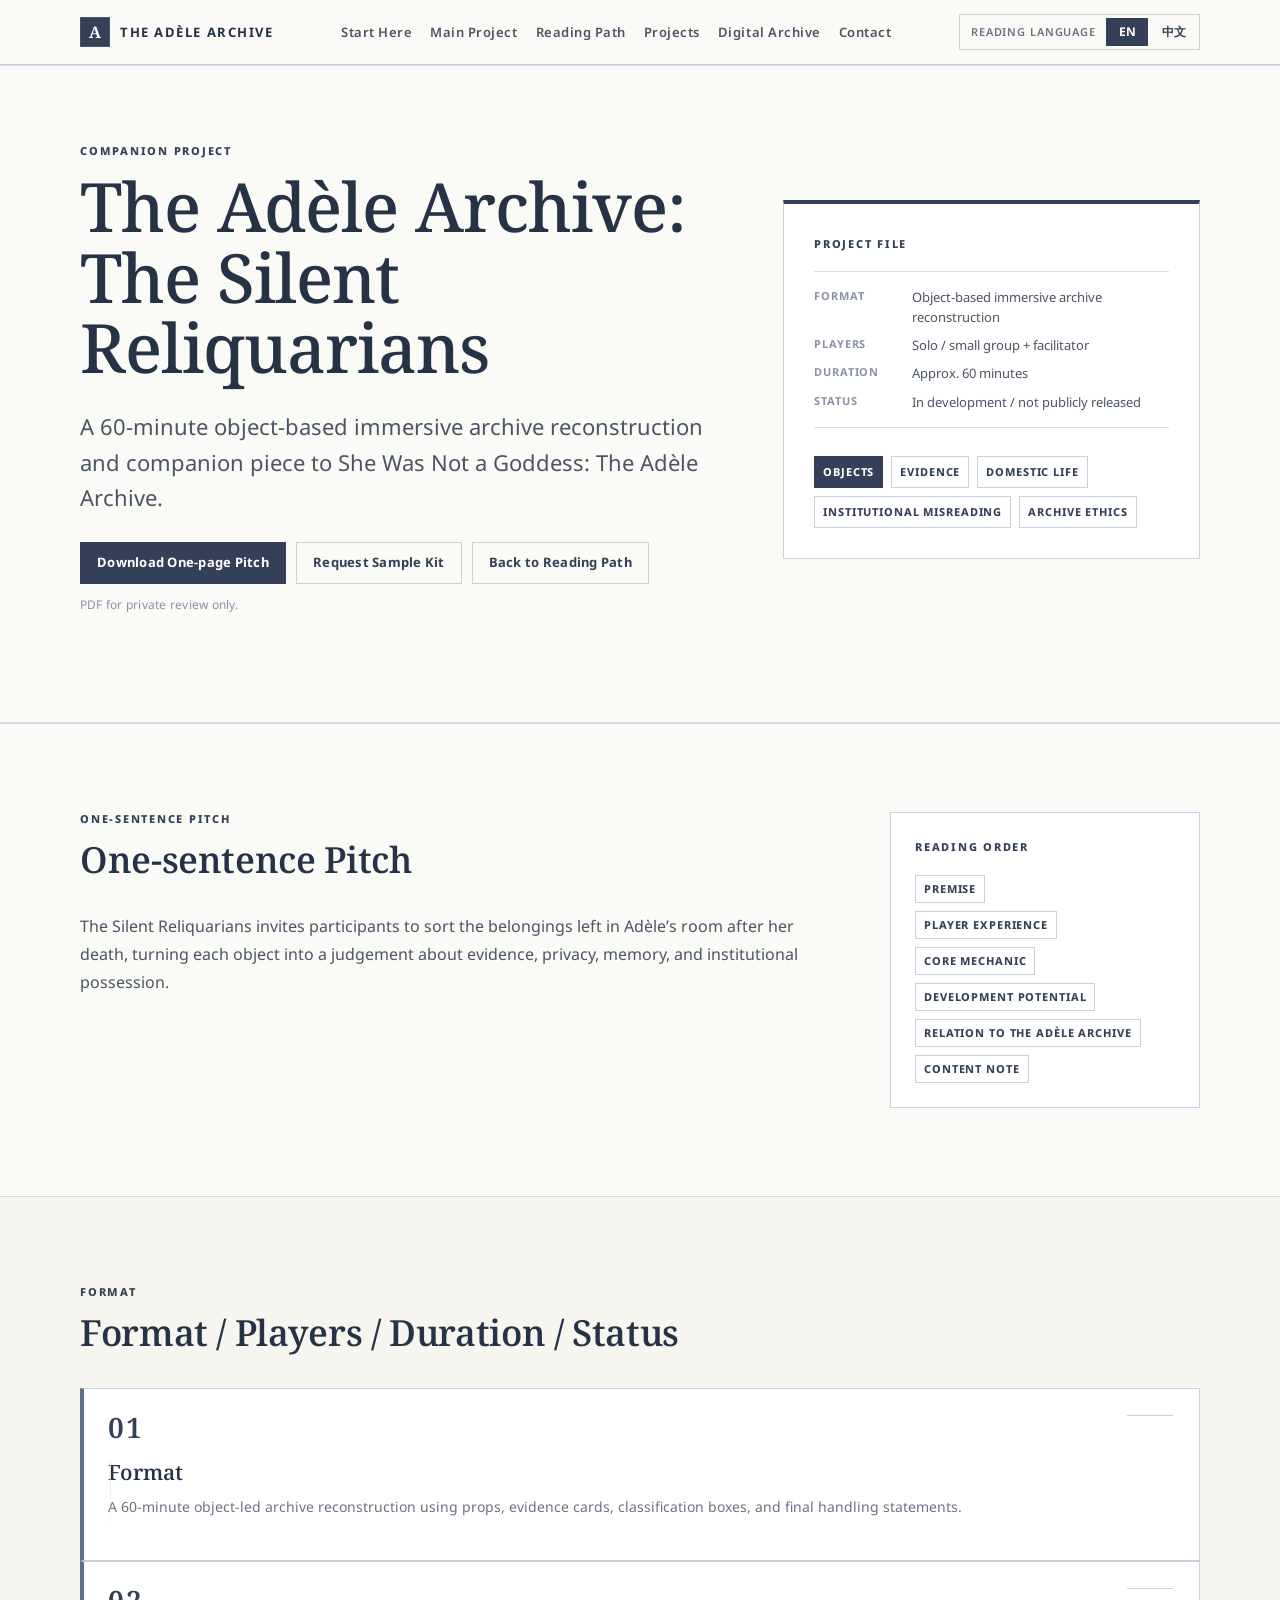
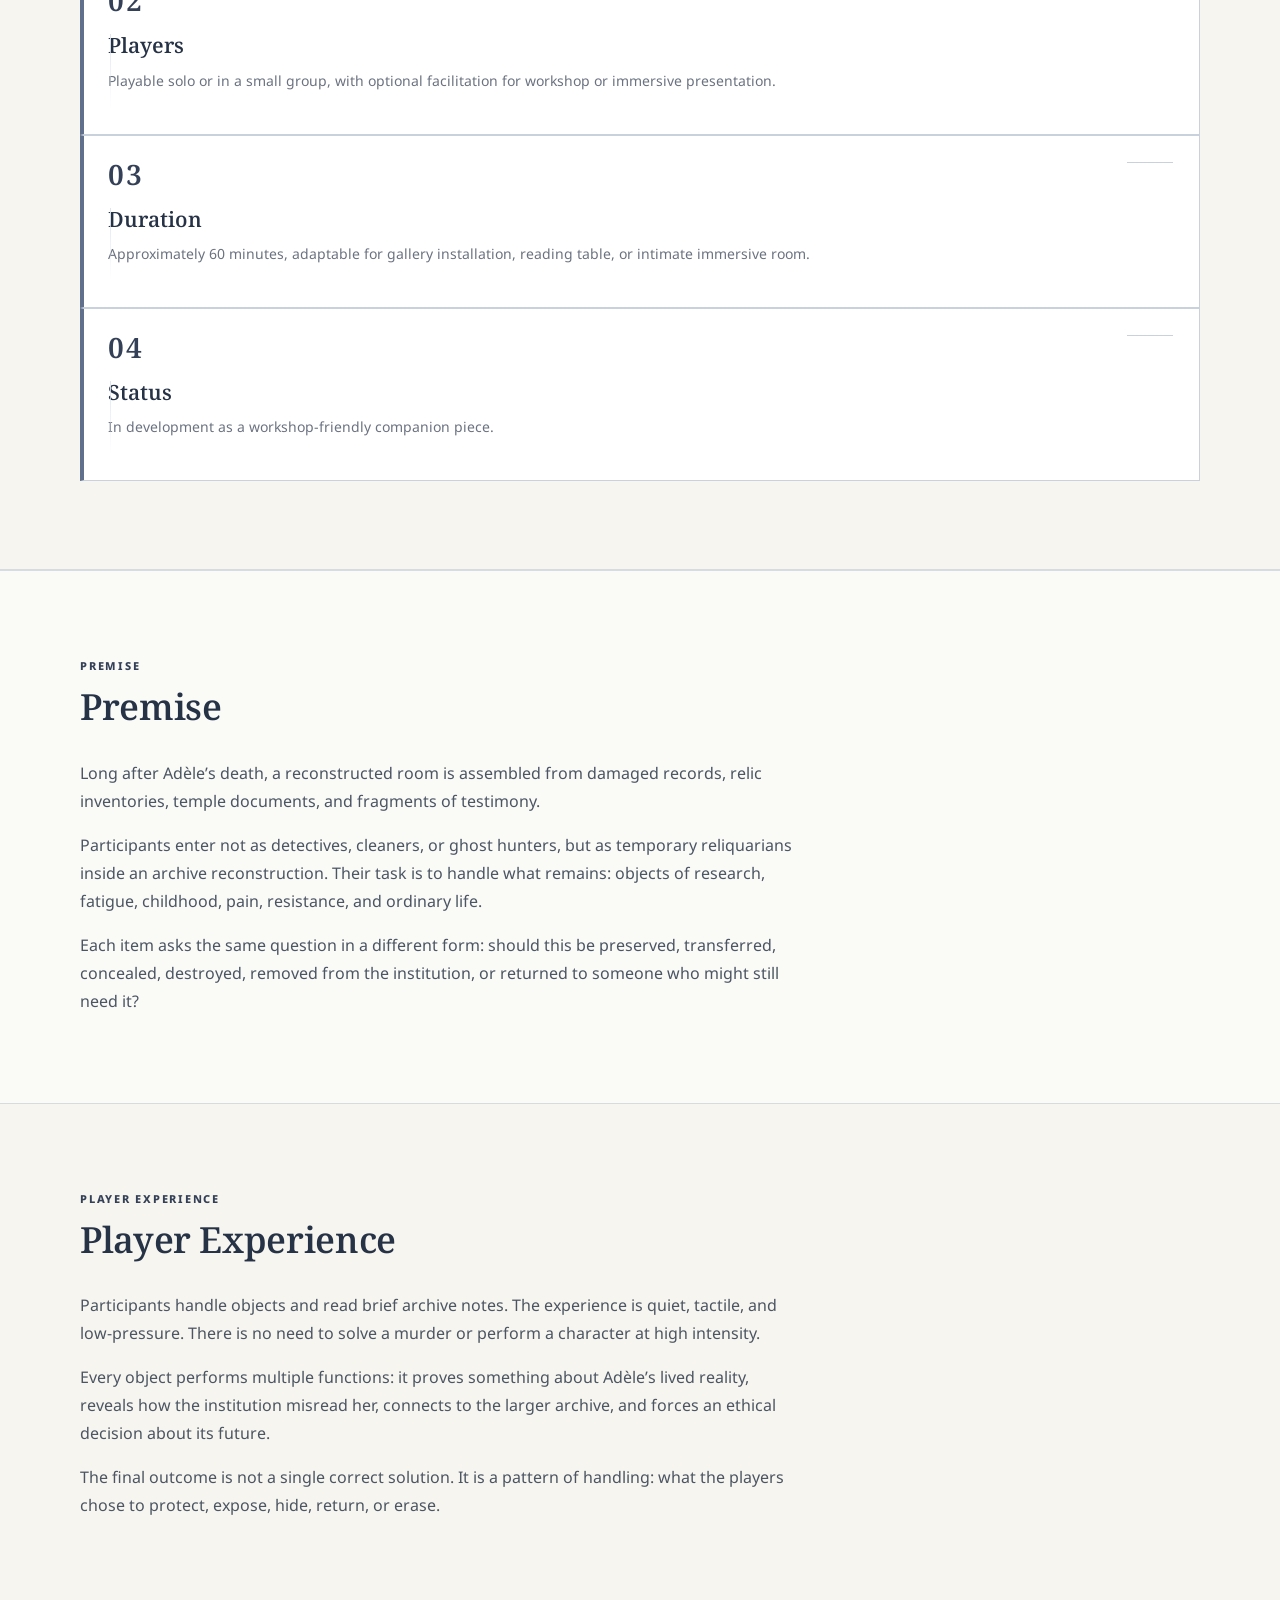
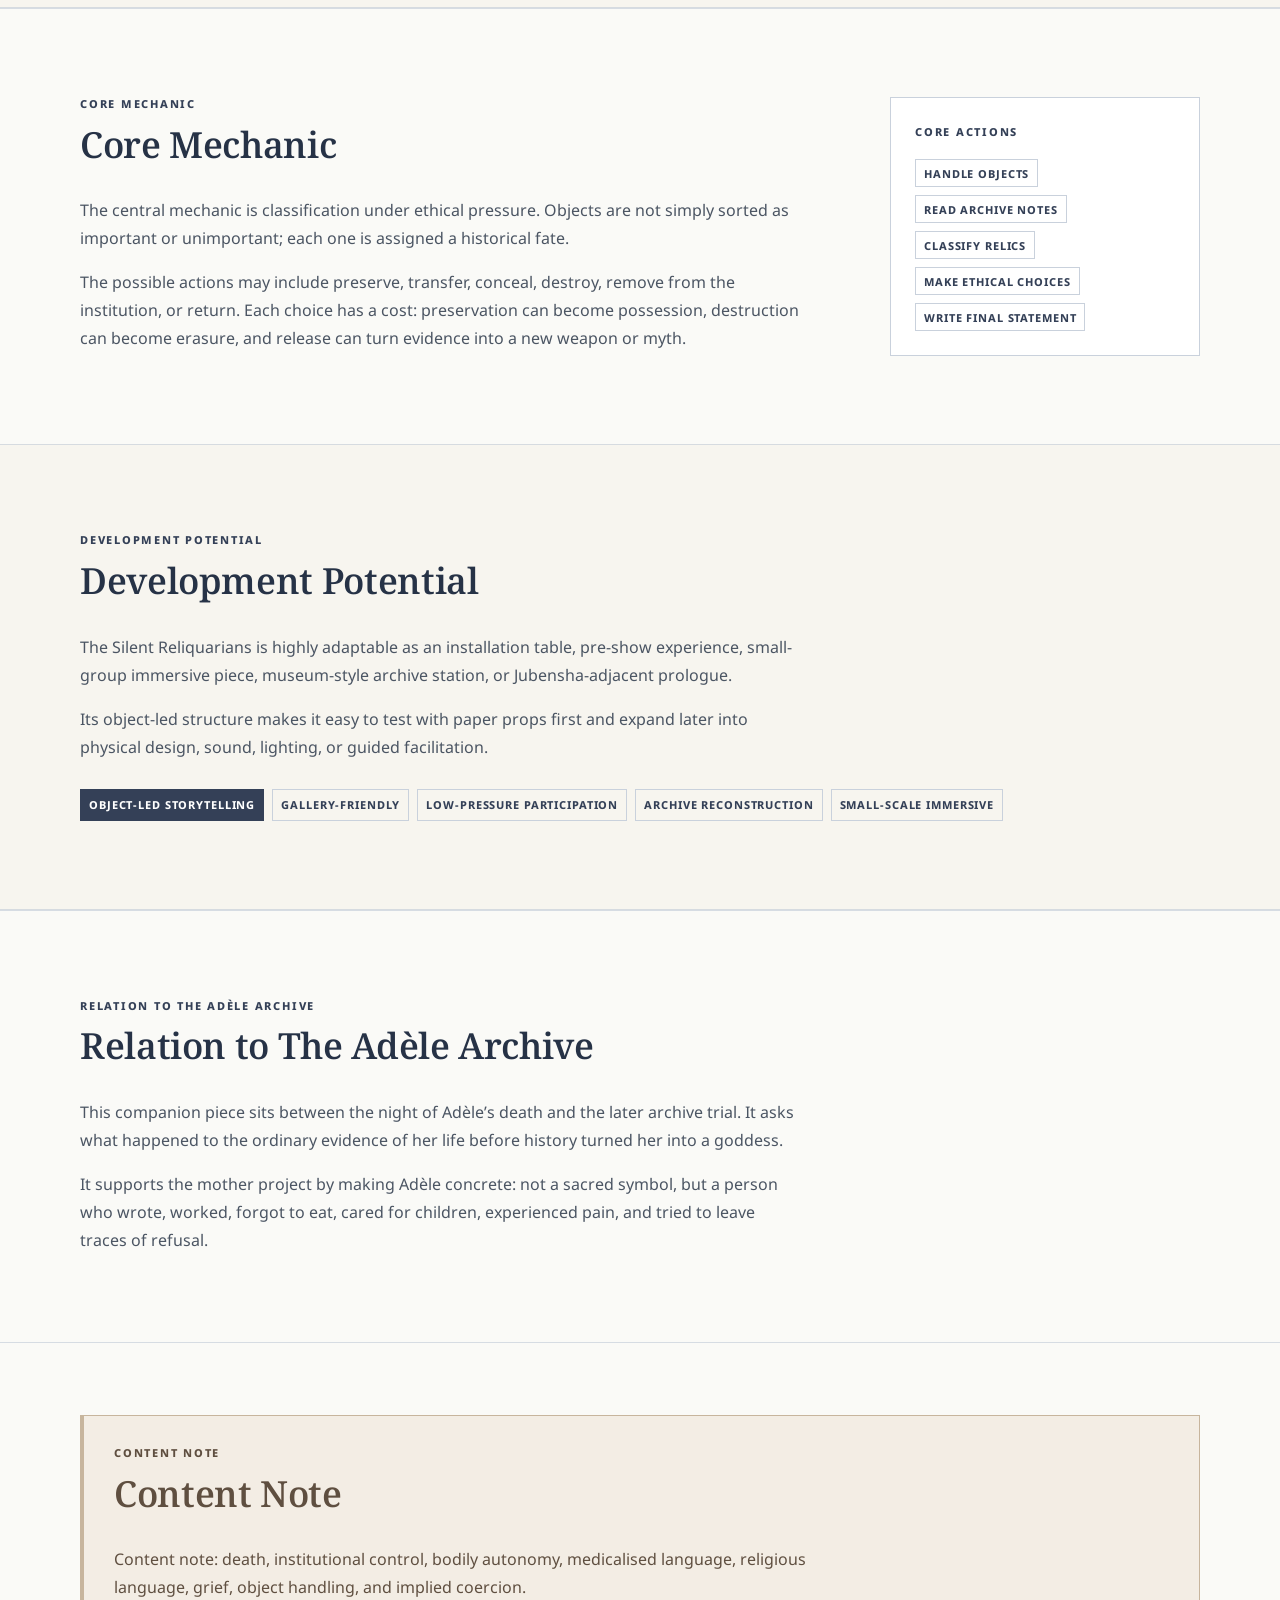
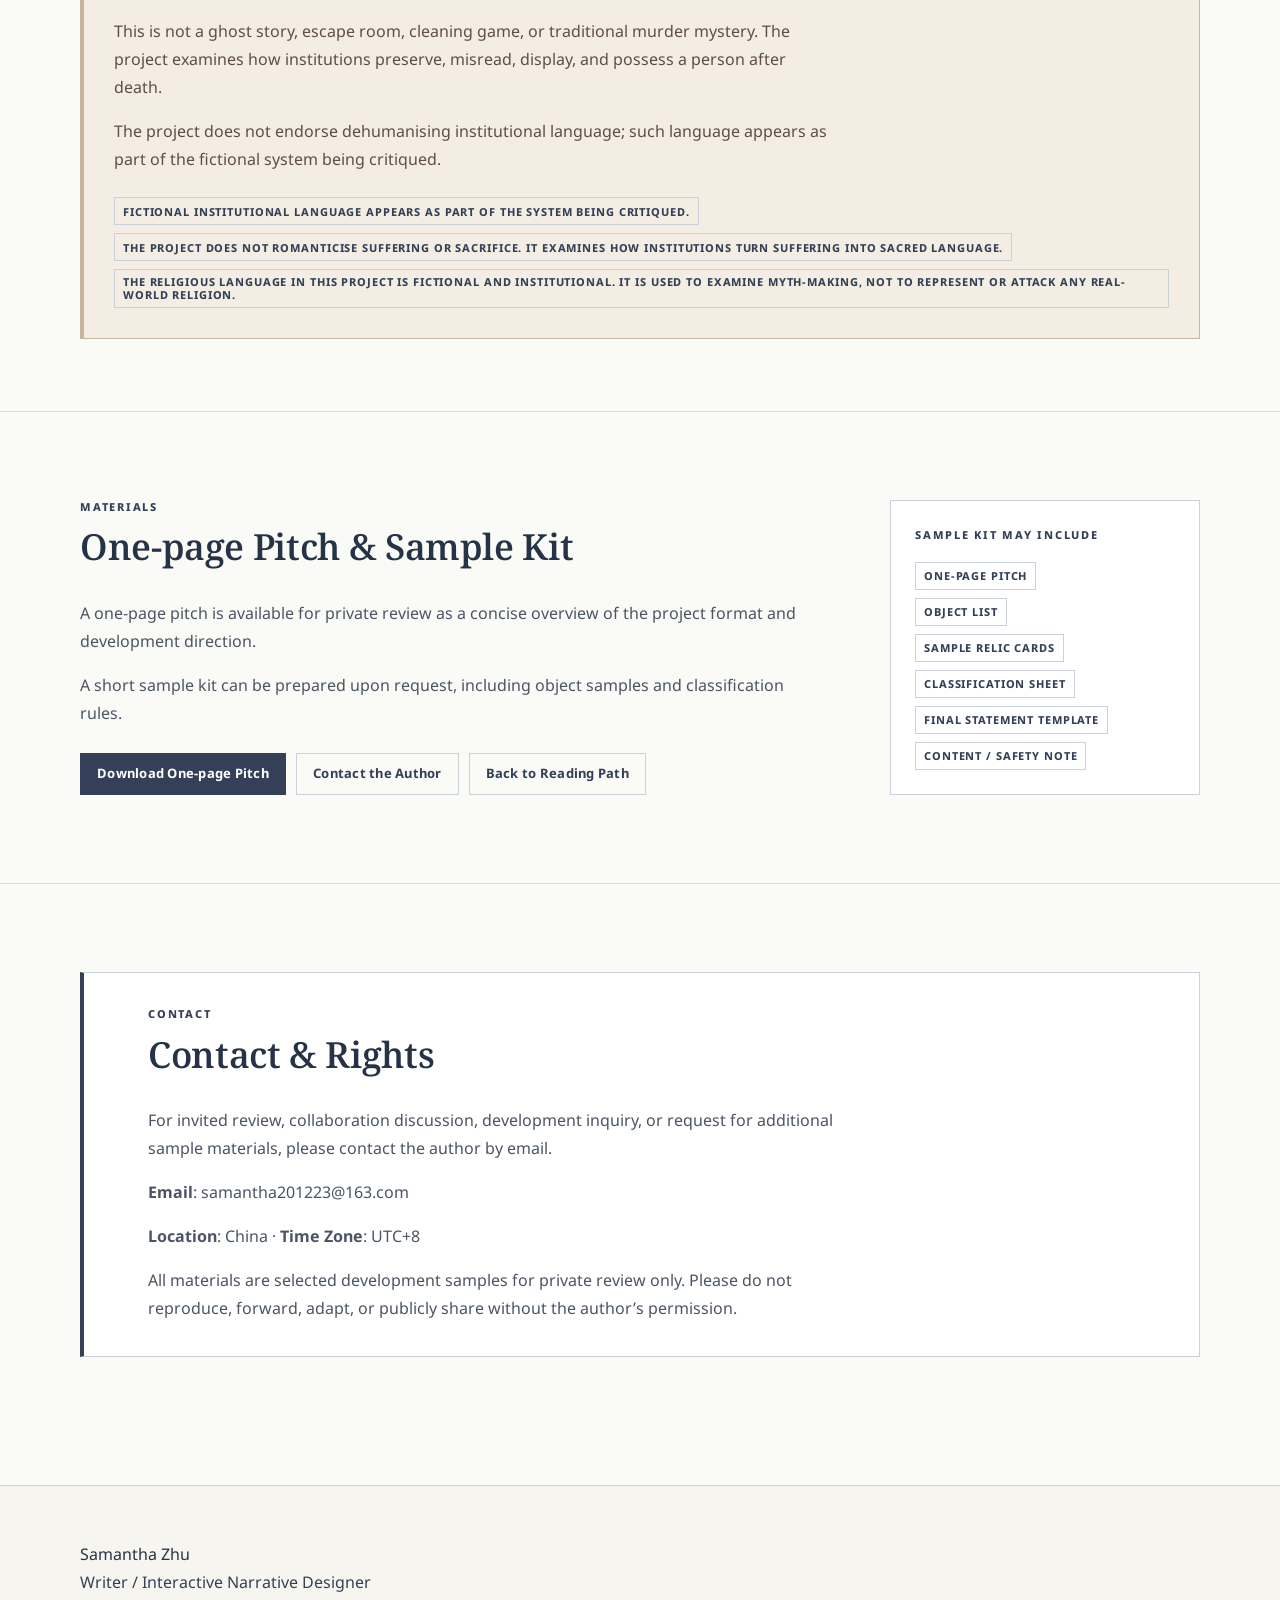
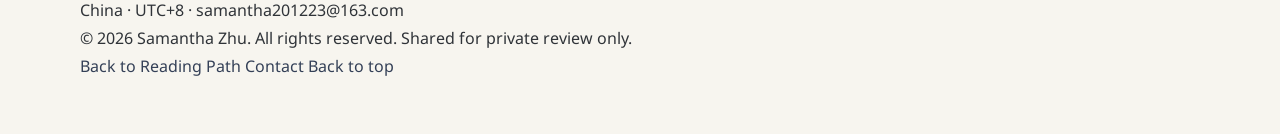
<file: reliquarians.html>
<!DOCTYPE html>
<html lang="en" data-lang="en">
<head>
  <meta charset="UTF-8" />
  <meta name="viewport" content="width=device-width, initial-scale=1.0" />
  <title data-page-i18n="metaTitle">The Adèle Archive: The Silent Reliquarians</title>
  <meta name="description" content="A 60-minute object-based immersive archive reconstruction about handling the belongings of a woman later turned into a goddess." data-page-meta-description />
  <meta name="robots" content="noindex, nofollow" />

  <link rel="preconnect" href="https://fonts.googleapis.com" />
  <link rel="preconnect" href="https://fonts.gstatic.com" crossorigin />
  <link href="https://fonts.googleapis.com/css2?family=Noto+Serif:wght@400;500;600;700&family=Noto+Sans:wght@400;500;600;700&family=Noto+Sans+SC:wght@400;500;600;700&display=swap" rel="stylesheet" />

  <link rel="stylesheet" href="css/style.css" />
  <script src="js/lang.js" defer></script>
  <script src="js/main.js" defer></script>
</head>

<body>
  <a class="skip-link" href="#main-content">Skip to main content</a>

  <header class="site-header" id="site-header">
  <div class="site-header__inner container">
    <a class="site-brand" href="index.html#start" aria-label="The Adèle Archive Home">
      <span class="site-brand__mark">A</span>
      <span class="site-brand__text" data-i18n="nav.brand">THE ADÈLE ARCHIVE</span>
    </a>

    <nav class="site-nav" aria-label="Primary navigation">
      <a href="index.html#start" class="site-nav__link" data-i18n="nav.start">Start Here</a>
      <a href="main-project.html" class="site-nav__link" data-i18n="projects.mainProject.shortTitle">Main Project</a>
      <a href="index.html#reading-path" class="site-nav__link" data-i18n="nav.path">Reading Path</a>
      <a href="index.html#projects" class="site-nav__link" data-i18n="nav.projects">Projects</a>
      <a href="index.html#digital-archive" class="site-nav__link" data-i18n="nav.digitalArchive">Digital Archive</a>
      <a href="contact.html" class="site-nav__link" data-i18n="nav.contact">Contact</a>
    </nav>

    <div class="header-actions">
      <div class="lang-switch" aria-label="Reading language">
        <span class="lang-switch__label" data-i18n="meta.languageLabel">Reading Language</span>
        <button class="lang-switch__button is-active" type="button" data-lang-button="en" aria-pressed="true">EN</button>
        <button class="lang-switch__button" type="button" data-lang-button="zh" aria-pressed="false">中文</button>
      </div>

      <button class="mobile-menu-toggle" type="button" aria-controls="mobile-menu" aria-expanded="false" data-action="toggle-menu">
        <span data-i18n="nav.menu">Menu</span>
      </button>
    </div>
  </div>

  <div class="mobile-menu" id="mobile-menu" hidden>
    <nav class="mobile-menu__nav" aria-label="Mobile navigation">
      <a href="index.html#start" class="mobile-menu__link" data-i18n="nav.start">Start Here</a>
      <a href="main-project.html" class="mobile-menu__link" data-i18n="projects.mainProject.shortTitle">Main Project</a>
      <a href="index.html#reading-path" class="mobile-menu__link" data-i18n="nav.path">Reading Path</a>
      <a href="index.html#projects" class="mobile-menu__link" data-i18n="nav.projects">Projects</a>
      <a href="index.html#digital-archive" class="mobile-menu__link" data-i18n="nav.digitalArchive">Digital Archive</a>
      <a href="contact.html" class="mobile-menu__link" data-i18n="nav.contact">Contact</a>
    </nav>

    <div class="mobile-menu__lang">
      <span class="mobile-menu__lang-label" data-i18n="meta.languageLabel">Reading Language</span>
      <button type="button" data-lang-button="en">EN</button>
      <button type="button" data-lang-button="zh">中文</button>
    </div>
  </div>
</header>

  <main id="main-content">
    <section class="section hero-section project-page-hero" id="project-header" aria-labelledby="project-title">
      <div class="container hero-grid">
        <div class="hero-copy">
          <p class="eyebrow" data-page-i18n="eyebrow">COMPANION PROJECT</p>
          <h1 class="hero-title" id="project-title" data-page-i18n="title">Project Title</h1>
          <p class="hero-subtitle" data-page-i18n="subtitle">Project subtitle.</p>

          <div class="button-group access-card__actions">
            <a class="button button-primary" href="assets/pdfs/The_Adele_Archive_The_Silent_Reliquarians_One_Page_Pitch.pdf" download data-i18n="buttons.downloadPitch">Download One-page Pitch</a>
            <button
  class="button button-secondary"
  type="button"
  data-copy-email="samantha201223@163.com"
  data-i18n="buttons.requestSampleKit"
>
  Request Sample Kit
</button>
            <a class="button button-secondary" href="index.html#reading-path" data-i18n="buttons.backToReadingPath">Back to Reading Path</a>
          </div>
          <p class="download-note" data-i18n="common.pdfPrivateReview">PDF for private review only.</p>
        </div>

        <aside class="hero-panel" aria-label="Project summary">
          <p class="hero-panel__label" data-page-template="projectFileLabel">PROJECT FILE</p>
          <dl class="project-meta project-meta--hero">
            <div class="project-meta__item"><dt data-i18n="common.format">Format</dt><dd data-page-i18n="meta.format">Format value</dd></div>
            <div class="project-meta__item"><dt data-i18n="common.players">Players</dt><dd data-page-i18n="meta.players">Players value</dd></div>
            <div class="project-meta__item"><dt data-i18n="common.duration">Duration</dt><dd data-page-i18n="meta.duration">Duration value</dd></div>
            <div class="project-meta__item"><dt data-i18n="common.status">Status</dt><dd data-page-i18n="meta.status">Status value</dd></div>
          </dl>
          <div class="tag-list hero-tags" data-page-tags="tags"></div>
        </aside>
      </div>
    </section>

    <section class="section" id="one-sentence-pitch" aria-labelledby="one-sentence-pitch-title">
      <div class="container world-grid">
        <div class="section-copy">
          <div class="section-header">
            <p class="eyebrow" data-page-template="sections.oneSentencePitch.eyebrow">ONE-SENTENCE PITCH</p>
            <h2 class="section-title" id="one-sentence-pitch-title" data-page-template="sections.oneSentencePitch.title">One-sentence Pitch</h2>
          </div>
          <div class="prose content-narrow"><p data-page-i18n="oneSentencePitch">One clear sentence explaining the project.</p></div>
        </div>
        <aside class="index-panel" aria-label="Project page index">
          <p class="index-panel__label" data-page-template="readingOrderLabel">READING ORDER</p>
          <div class="tag-list tag-list--vertical">
            <a class="tag" href="#premise" data-page-template="sections.premise.title">Premise</a>
            <a class="tag" href="#player-experience" data-page-template="sections.playerExperience.title">Player Experience</a>
            <a class="tag" href="#core-mechanic" data-page-template="sections.coreMechanic.title">Core Mechanic</a>
            <a class="tag" href="#development-potential" data-page-template="sections.developmentPotential.title">Development Potential</a>
            <a class="tag" href="#relation" data-page-template="sections.relation.title">Relation</a>
            <a class="tag" href="#content-note" data-page-template="sections.contentNote.title">Content Note</a>
          </div>
        </aside>
      </div>
    </section>

    <section class="section reading-path-section" id="format" aria-labelledby="format-title">
      <div class="container">
        <div class="section-header">
          <p class="eyebrow" data-page-template="sections.format.eyebrow">FORMAT</p>
          <h2 class="section-title" id="format-title" data-page-template="sections.format.title">Format / Players / Duration / Status</h2>
        </div>
        <div class="project-detail-grid">
          <article class="path-card"><p class="path-card__number">01</p><h3 class="path-card__title" data-i18n="common.format">Format</h3><p class="path-card__description" data-page-i18n="formatDetails.format">Format detail.</p></article>
          <article class="path-card"><p class="path-card__number">02</p><h3 class="path-card__title" data-i18n="common.players">Players</h3><p class="path-card__description" data-page-i18n="formatDetails.players">Players detail.</p></article>
          <article class="path-card"><p class="path-card__number">03</p><h3 class="path-card__title" data-i18n="common.duration">Duration</h3><p class="path-card__description" data-page-i18n="formatDetails.duration">Duration detail.</p></article>
          <article class="path-card"><p class="path-card__number">04</p><h3 class="path-card__title" data-i18n="common.status">Status</h3><p class="path-card__description" data-page-i18n="formatDetails.status">Status detail.</p></article>
        </div>
      </div>
    </section>

    <section class="section" id="premise" aria-labelledby="premise-title"><div class="container"><div class="section-header"><p class="eyebrow" data-page-template="sections.premise.eyebrow">PREMISE</p><h2 class="section-title" id="premise-title" data-page-template="sections.premise.title">Premise</h2></div><div class="prose content-narrow" data-page-list="premise"></div></div></section>

    <section class="section reading-path-section" id="player-experience" aria-labelledby="player-experience-title"><div class="container"><div class="section-header"><p class="eyebrow" data-page-template="sections.playerExperience.eyebrow">PLAYER EXPERIENCE</p><h2 class="section-title" id="player-experience-title" data-page-template="sections.playerExperience.title">Player Experience</h2></div><div class="prose content-narrow" data-page-list="playerExperience"></div></div></section>

    <section class="section" id="core-mechanic" aria-labelledby="core-mechanic-title">
      <div class="container world-grid"><div class="section-copy"><div class="section-header"><p class="eyebrow" data-page-template="sections.coreMechanic.eyebrow">CORE MECHANIC</p><h2 class="section-title" id="core-mechanic-title" data-page-template="sections.coreMechanic.title">Core Mechanic</h2></div><div class="prose content-narrow" data-page-list="coreMechanic.body"></div></div><aside class="index-panel"><p class="index-panel__label" data-page-template="coreActionLabel">CORE ACTIONS</p><div class="tag-list tag-list--vertical" data-page-tags="coreMechanic.actions"></div></aside></div>
    </section>

    <section class="section reading-path-section" id="development-potential" aria-labelledby="development-potential-title"><div class="container"><div class="section-header"><p class="eyebrow" data-page-template="sections.developmentPotential.eyebrow">DEVELOPMENT POTENTIAL</p><h2 class="section-title" id="development-potential-title" data-page-template="sections.developmentPotential.title">Development Potential</h2></div><div class="prose content-narrow" data-page-list="developmentPotential.body"></div><div class="tag-list hero-tags" data-page-tags="developmentPotential.tags"></div></div></section>

    <section class="section" id="relation" aria-labelledby="relation-title"><div class="container"><div class="section-header"><p class="eyebrow" data-page-template="sections.relation.eyebrow">RELATION TO THE ADÈLE ARCHIVE</p><h2 class="section-title" id="relation-title" data-page-template="sections.relation.title">Relation to The Adèle Archive</h2></div><div class="prose content-narrow" data-page-list="relation"></div></div></section>

    <section class="section content-note-section" id="content-note" aria-labelledby="content-note-title"><div class="container"><article class="content-note"><div class="section-header"><p class="eyebrow" data-page-template="sections.contentNote.eyebrow">CONTENT NOTE</p><h2 class="section-title" id="content-note-title" data-page-template="sections.contentNote.title">Content Note</h2></div><div class="prose content-narrow" data-page-list="contentNote"></div><div class="content-note__tags"><span class="tag" data-i18n="risk.fictionalSystemLanguage">Fictional institutional language appears as part of the system being critiqued.</span><span class="tag" data-i18n="risk.noRomanticSuffering">The project does not romanticise suffering or sacrifice.</span><span class="tag" data-i18n="risk.religionNote">Fictional religious language is used to examine myth-making.</span></div></article></div></section>

    <section class="section" id="sample-kit" aria-labelledby="sample-kit-title"><div class="container world-grid"><div class="section-copy"><div class="section-header"><p class="eyebrow" data-page-template="sections.materials.eyebrow">MATERIALS</p><h2 class="section-title" id="sample-kit-title" data-page-template="sections.materials.title">One-page Pitch & Sample Kit</h2></div><div class="prose content-narrow"><p data-page-i18n="materials.pitchNote">A one-page pitch is available for private review.</p><p data-page-i18n="materials.sampleKitNote">A short sample kit can be prepared upon request.</p></div><div class="button-group access-card__actions"><a class="button button-primary" href="assets/pdfs/The_Adele_Archive_The_Silent_Reliquarians_One_Page_Pitch.pdf" download data-i18n="buttons.downloadPitch">Download One-page Pitch</a><button
  class="button button-secondary"
  type="button"
  data-copy-email="samantha201223@163.com"
  data-i18n="buttons.contactAuthor"
>
  Contact the Author
</button><a class="button button-secondary" href="index.html#reading-path" data-i18n="buttons.backToReadingPath">Back to Reading Path</a></div></div><aside class="index-panel"><p class="index-panel__label" data-page-template="sampleKitLabel">SAMPLE KIT MAY INCLUDE</p><div class="tag-list tag-list--vertical" data-page-tags="materials.sampleKitItems"></div></aside></div></section>

    <section class="section" id="contact" aria-labelledby="contact-title"><div class="container"><div class="contact-card"><div class="section-header"><p class="eyebrow" data-i18n="home.contact.eyebrow">CONTACT</p><h2 class="section-title" id="contact-title" data-page-template="sections.contact.title">Contact & Rights</h2></div><div class="prose content-narrow"><p data-i18n="home.contact.body">For invited review, collaboration discussion, development inquiry, or request for additional sample materials, please contact the author by email.</p><p><strong data-i18n="home.contact.emailLabel">Email</strong>: <a href="mailto:samantha201223@163.com">samantha201223@163.com</a></p><p><strong data-i18n="home.contact.locationLabel">Location</strong>: <span data-i18n="home.contact.location">China</span> · <strong data-i18n="home.contact.timezoneLabel">Time Zone</strong>: <span data-i18n="home.contact.timezone">UTC+8</span></p><p data-page-template="rightsNotice">All materials are selected development samples for private review only. Please do not reproduce, forward, adapt, or publicly share without the author’s permission.</p></div></div></div></section>
  </main>

  <footer class="site-footer" id="site-footer">
  <div class="container site-footer__inner">
    <div class="site-footer__identity">
      <p class="site-footer__name" data-i18n="footer.name">Samantha Zhu</p>
      <p class="site-footer__role" data-i18n="footer.role">Writer / Interactive Narrative Designer</p>
      <p class="site-footer__meta">
        <span data-i18n="footer.location">China · UTC+8</span>
        <span aria-hidden="true"> · </span>
        <a href="mailto:samantha201223@163.com" data-i18n="footer.email">samantha201223@163.com</a>
      </p>
      <p class="site-footer__rights" data-i18n="footer.shortRights">© 2026 Samantha Zhu. All rights reserved. Shared for private review only.</p>
    </div>

    <nav class="site-footer__links" aria-label="Footer navigation">
      <a href="index.html#reading-path" data-i18n="buttons.backToReadingPath">Back to Reading Path</a>
      <a href="contact.html" data-i18n="nav.contact">Contact</a>
      <a href="#site-header" data-i18n="nav.backToTop">Back to top</a>
    </nav>
  </div>
</footer>

  <script>
    window.PAGE_PROJECT_DATA = {
  "en": {
    "metaTitle": "The Adèle Archive: The Silent Reliquarians",
    "metaDescription": "A 60-minute object-based immersive archive reconstruction about handling the belongings of a woman later turned into a goddess.",
    "eyebrow": "COMPANION PROJECT",
    "title": "The Adèle Archive: The Silent Reliquarians",
    "subtitle": "A 60-minute object-based immersive archive reconstruction and companion piece to She Was Not a Goddess: The Adèle Archive.",
    "meta": {
      "format": "Object-based immersive archive reconstruction",
      "players": "Solo / small group + facilitator",
      "duration": "Approx. 60 minutes",
      "status": "In development / not publicly released"
    },
    "tags": [
      "objects",
      "evidence",
      "domestic life",
      "institutional misreading",
      "archive ethics"
    ],
    "oneSentencePitch": "The Silent Reliquarians invites participants to sort the belongings left in Adèle’s room after her death, turning each object into a judgement about evidence, privacy, memory, and institutional possession.",
    "formatDetails": {
      "format": "A 60-minute object-led archive reconstruction using props, evidence cards, classification boxes, and final handling statements.",
      "players": "Playable solo or in a small group, with optional facilitation for workshop or immersive presentation.",
      "duration": "Approximately 60 minutes, adaptable for gallery installation, reading table, or intimate immersive room.",
      "status": "In development as a workshop-friendly companion piece."
    },
    "premise": [
      "Long after Adèle’s death, a reconstructed room is assembled from damaged records, relic inventories, temple documents, and fragments of testimony.",
      "Participants enter not as detectives, cleaners, or ghost hunters, but as temporary reliquarians inside an archive reconstruction. Their task is to handle what remains: objects of research, fatigue, childhood, pain, resistance, and ordinary life.",
      "Each item asks the same question in a different form: should this be preserved, transferred, concealed, destroyed, removed from the institution, or returned to someone who might still need it?"
    ],
    "playerExperience": [
      "Participants handle objects and read brief archive notes. The experience is quiet, tactile, and low-pressure. There is no need to solve a murder or perform a character at high intensity.",
      "Every object performs multiple functions: it proves something about Adèle’s lived reality, reveals how the institution misread her, connects to the larger archive, and forces an ethical decision about its future.",
      "The final outcome is not a single correct solution. It is a pattern of handling: what the players chose to protect, expose, hide, return, or erase."
    ],
    "coreMechanic": {
      "body": [
        "The central mechanic is classification under ethical pressure. Objects are not simply sorted as important or unimportant; each one is assigned a historical fate.",
        "The possible actions may include preserve, transfer, conceal, destroy, remove from the institution, or return. Each choice has a cost: preservation can become possession, destruction can become erasure, and release can turn evidence into a new weapon or myth."
      ],
      "actions": [
        "handle objects",
        "read archive notes",
        "classify relics",
        "make ethical choices",
        "write final statement"
      ]
    },
    "developmentPotential": {
      "body": [
        "The Silent Reliquarians is highly adaptable as an installation table, pre-show experience, small-group immersive piece, museum-style archive station, or Jubensha-adjacent prologue.",
        "Its object-led structure makes it easy to test with paper props first and expand later into physical design, sound, lighting, or guided facilitation."
      ],
      "tags": [
        "object-led storytelling",
        "gallery-friendly",
        "low-pressure participation",
        "archive reconstruction",
        "small-scale immersive"
      ]
    },
    "relation": [
      "This companion piece sits between the night of Adèle’s death and the later archive trial. It asks what happened to the ordinary evidence of her life before history turned her into a goddess.",
      "It supports the mother project by making Adèle concrete: not a sacred symbol, but a person who wrote, worked, forgot to eat, cared for children, experienced pain, and tried to leave traces of refusal."
    ],
    "contentNote": [
      "Content note: death, institutional control, bodily autonomy, medicalised language, religious language, grief, object handling, and implied coercion.",
      "This is not a ghost story, escape room, cleaning game, or traditional murder mystery. The project examines how institutions preserve, misread, display, and possess a person after death.",
      "The project does not endorse dehumanising institutional language; such language appears as part of the fictional system being critiqued."
    ],
    "materials": {
      "pitchNote": "A one-page pitch is available for private review as a concise overview of the project format and development direction.",
      "sampleKitNote": "A short sample kit can be prepared upon request, including object samples and classification rules.",
      "sampleKitItems": [
        "one-page pitch",
        "object list",
        "sample relic cards",
        "classification sheet",
        "final statement template",
        "content / safety note"
      ]
    }
  },
  "zh": {
    "metaTitle": "阿黛勒档案：静默的遗物整理师",
    "metaDescription": "一个60分钟物品叙事型沉浸式档案重建体验，关于整理一位后来被塑造成女神的女性遗物。",
    "eyebrow": "可合作开发衍生项目",
    "title": "阿黛勒档案：静默的遗物整理师",
    "subtitle": "一个60分钟的物品叙事型沉浸式档案重建体验，也是《She Was Not a Goddess: The Adèle Archive》的 companion piece。",
    "meta": {
      "format": "物品叙事型沉浸式档案重建",
      "players": "单人 / 小组 + 主持人",
      "duration": "约60分钟",
      "status": "开发中 / 未公开发布"
    },
    "tags": [
      "遗物",
      "证据",
      "日常生活",
      "制度误读",
      "档案伦理"
    ],
    "oneSentencePitch": "《静默的遗物整理师》邀请参与者整理阿黛勒死后房间中留下的物品；每一件遗物都成为关于证据、隐私、记忆与制度占有的伦理判断。",
    "formatDetails": {
      "format": "一个60分钟物品叙事型档案重建体验，使用实物道具、证据卡、分类盒与最终整理声明。",
      "players": "可单人体验，也可小组参与；可配主持人用于工作坊或沉浸式呈现。",
      "duration": "约60分钟，可适配为展览桌面、阅读桌、亲密型沉浸房间或演前体验。",
      "status": "作为适合工作坊开发的 companion piece 开发中。"
    },
    "premise": [
      "在阿黛勒死去很久之后，一个房间被残存档案、遗物清单、神殿记录和破碎证词重新搭建出来。",
      "参与者进入这里时，不是侦探、清洁工，也不是鬼屋访客。他们是档案重建中的临时遗物整理师，需要处理阿黛勒留下的东西：研究、疲惫、童年、疼痛、反抗，以及最普通的生活痕迹。",
      "每一件物品都以不同方式追问：它应该被保存、移交、隐藏、销毁、带离机构，还是归还给某个仍然需要它的人？"
    ],
    "playerExperience": [
      "参与者触碰物品，阅读简短档案说明，并作出分类选择。整体体验安静、低压、触感化，不需要破解谋杀，也不需要高强度角色表演。",
      "每件物品都同时承担多重功能：证明阿黛勒真实生活的一面，暴露制度如何误读她，连接母项目中的人物或概念，并迫使玩家决定它的历史命运。",
      "最终结果不是唯一正确答案，而是一组整理痕迹：玩家选择保护什么、公开什么、隐藏什么、归还什么，又抹去了什么。"
    ],
    "coreMechanic": {
      "body": [
        "核心机制是在伦理压力下进行分类。玩家不是判断物品“重要或不重要”，而是为每一件遗物决定一种历史命运。",
        "可选行动包括保存、移交、隐藏、销毁、带离机构或归还。每个选择都有代价：保存可能再次变成占有，销毁可能变成抹除，释放则可能让证据变成新的武器或神话。"
      ],
      "actions": [
        "触碰物品",
        "阅读档案说明",
        "分类遗物",
        "作出伦理选择",
        "书写最终声明"
      ]
    },
    "developmentPotential": {
      "body": [
        "《静默的遗物整理师》可以发展为装置桌、演前体验、小组沉浸式作品、博物馆式档案站，或受 Jubensha 启发的低压前传体验。",
        "它的物品叙事结构便于先用纸质道具测试，再逐步扩展为实物设计、声音、灯光或主持型体验。"
      ],
      "tags": [
        "物品叙事",
        "适合展览",
        "低压参与",
        "档案重建",
        "小型沉浸体验"
      ]
    },
    "relation": [
      "这个作品位于阿黛勒死亡当夜与后世档案审判之间。它追问的是：在历史把她变成女神之前，那些证明她曾经生活过的普通证据发生了什么？",
      "它为母项目提供一种非常具体的入口：阿黛勒不是圣像，而是一个会写字、工作、忘记吃饭、照顾孩子、疼痛，并试图留下拒绝痕迹的人。"
    ],
    "contentNote": [
      "内容提示：死亡、制度控制、身体自主权、医疗化语言、宗教化语言、哀悼、遗物处理与隐含强迫。",
      "这不是鬼屋、逃脱房、清洁游戏，也不是传统谋杀推理。项目讨论的是制度如何在一个人死后保存、误读、展示并占有她。",
      "作品不认同去人化的制度语言；此类语言只作为虚构制度被批判的一部分出现。"
    ],
    "materials": {
      "pitchNote": "本项目可提供一页英文 pitch，用于私人阅读与合作评估。",
      "sampleKitNote": "如有需要，可准备短版 sample kit，包括遗物样例与分类规则。",
      "sampleKitItems": [
        "一页 pitch",
        "遗物清单",
        "遗物卡样例",
        "分类表",
        "最终声明模板",
        "内容与安全说明"
      ]
    }
  }
};
    window.PAGE_TEMPLATE_TEXT = {
      en: {
        projectFileLabel: 'PROJECT FILE', readingOrderLabel: 'READING ORDER', coreActionLabel: 'CORE ACTIONS', sampleKitLabel: 'SAMPLE KIT MAY INCLUDE',
        sections: {
          oneSentencePitch: {eyebrow:'ONE-SENTENCE PITCH', title:'One-sentence Pitch'},
          format: {eyebrow:'FORMAT', title:'Format / Players / Duration / Status'},
          premise: {eyebrow:'PREMISE', title:'Premise'},
          playerExperience: {eyebrow:'PLAYER EXPERIENCE', title:'Player Experience'},
          coreMechanic: {eyebrow:'CORE MECHANIC', title:'Core Mechanic'},
          developmentPotential: {eyebrow:'DEVELOPMENT POTENTIAL', title:'Development Potential'},
          relation: {eyebrow:'RELATION TO THE ADÈLE ARCHIVE', title:'Relation to The Adèle Archive'},
          contentNote: {eyebrow:'CONTENT NOTE', title:'Content Note'},
          materials: {eyebrow:'MATERIALS', title:'One-page Pitch & Sample Kit'},
          contact: {title:'Contact & Rights'}
        },
        rightsNotice: 'All materials are selected development samples for private review only. Please do not reproduce, forward, adapt, or publicly share without the author’s permission.'
      },
      zh: {
        projectFileLabel: '项目档案', readingOrderLabel: '阅读顺序', coreActionLabel: '核心动作', sampleKitLabel: '样章包可包含',
        sections: {
          oneSentencePitch: {eyebrow:'一句话提案', title:'一句话提案'},
          format: {eyebrow:'项目形式', title:'形式 / 人数 / 时长 / 状态'},
          premise: {eyebrow:'前提设定', title:'Premise / 前提设定'},
          playerExperience: {eyebrow:'玩家体验', title:'Player Experience / 玩家体验'},
          coreMechanic: {eyebrow:'核心机制', title:'Core Mechanic / 核心机制'},
          developmentPotential: {eyebrow:'开发潜力', title:'Development Potential / 开发潜力'},
          relation: {eyebrow:'与阿黛勒档案的关系', title:'Relation to The Adèle Archive / 与母项目的关系'},
          contentNote: {eyebrow:'内容提示', title:'Content Note / 内容提示'},
          materials: {eyebrow:'项目材料', title:'One-page Pitch 与 Sample Kit'},
          contact: {title:'Contact & Rights / 联系方式与权利声明'}
        },
        rightsNotice: '本页面材料均为私人阅读与项目评估用的精选开发样本。未经作者许可，请勿复制、转发、改编或公开传播。'
      }
    };

    (function () {
      const STORAGE_KEY = 'adeleArchiveLanguage';
      const DEFAULT_LANG = 'en';
      function getByPath(object, path) {
        return path.split('.').reduce((current, key) => current && Object.prototype.hasOwnProperty.call(current, key) ? current[key] : undefined, object);
      }
      function setText(selector, source) {
        document.querySelectorAll(selector).forEach((node) => {
          const path = node.getAttribute(selector.slice(1, -1));
          const value = getByPath(source, path);
          if (typeof value === 'string') node.textContent = value;
        });
      }
      function renderList(source) {
        document.querySelectorAll('[data-page-list]').forEach((container) => {
          const list = getByPath(source, container.getAttribute('data-page-list'));
          container.innerHTML = '';
          if (!Array.isArray(list)) return;
          list.forEach((item) => { const p = document.createElement('p'); p.textContent = item; container.appendChild(p); });
        });
      }
      function renderTags(source) {
        document.querySelectorAll('[data-page-tags]').forEach((container) => {
          const tags = getByPath(source, container.getAttribute('data-page-tags'));
          container.innerHTML = '';
          if (!Array.isArray(tags)) return;
          tags.forEach((item) => { const span = document.createElement('span'); span.className = 'tag'; span.textContent = item; container.appendChild(span); });
        });
      }
      function applyPageLanguage(lang) {
        if (!['en','zh'].includes(lang)) lang = DEFAULT_LANG;
        const data = window.PAGE_PROJECT_DATA[lang];
        const template = window.PAGE_TEMPLATE_TEXT[lang];
        if (!data || !template) return;
        document.documentElement.lang = lang === 'zh' ? 'zh-CN' : 'en';
        document.documentElement.dataset.lang = lang;
        document.title = data.metaTitle || document.title;
        const desc = document.querySelector('[data-page-meta-description]');
        if (desc && data.metaDescription) desc.setAttribute('content', data.metaDescription);
        setText('[data-page-i18n]', data);
        setText('[data-page-template]', template);
        renderList(data);
        renderTags(data);
        document.querySelectorAll('[data-lang-button]').forEach((button) => {
          const active = button.getAttribute('data-lang-button') === lang;
          button.classList.toggle('is-active', active);
          button.setAttribute('aria-pressed', String(active));
        });
      }
      document.addEventListener('DOMContentLoaded', () => {
        const saved = localStorage.getItem(STORAGE_KEY) || DEFAULT_LANG;
        applyPageLanguage(saved);
        document.querySelectorAll('[data-lang-button]').forEach((button) => {
          button.addEventListener('click', () => {
            const lang = button.getAttribute('data-lang-button');
            localStorage.setItem(STORAGE_KEY, lang);
            applyPageLanguage(lang);
          });
        });
      });
    })();
  </script>
</body>
</html>
</file>
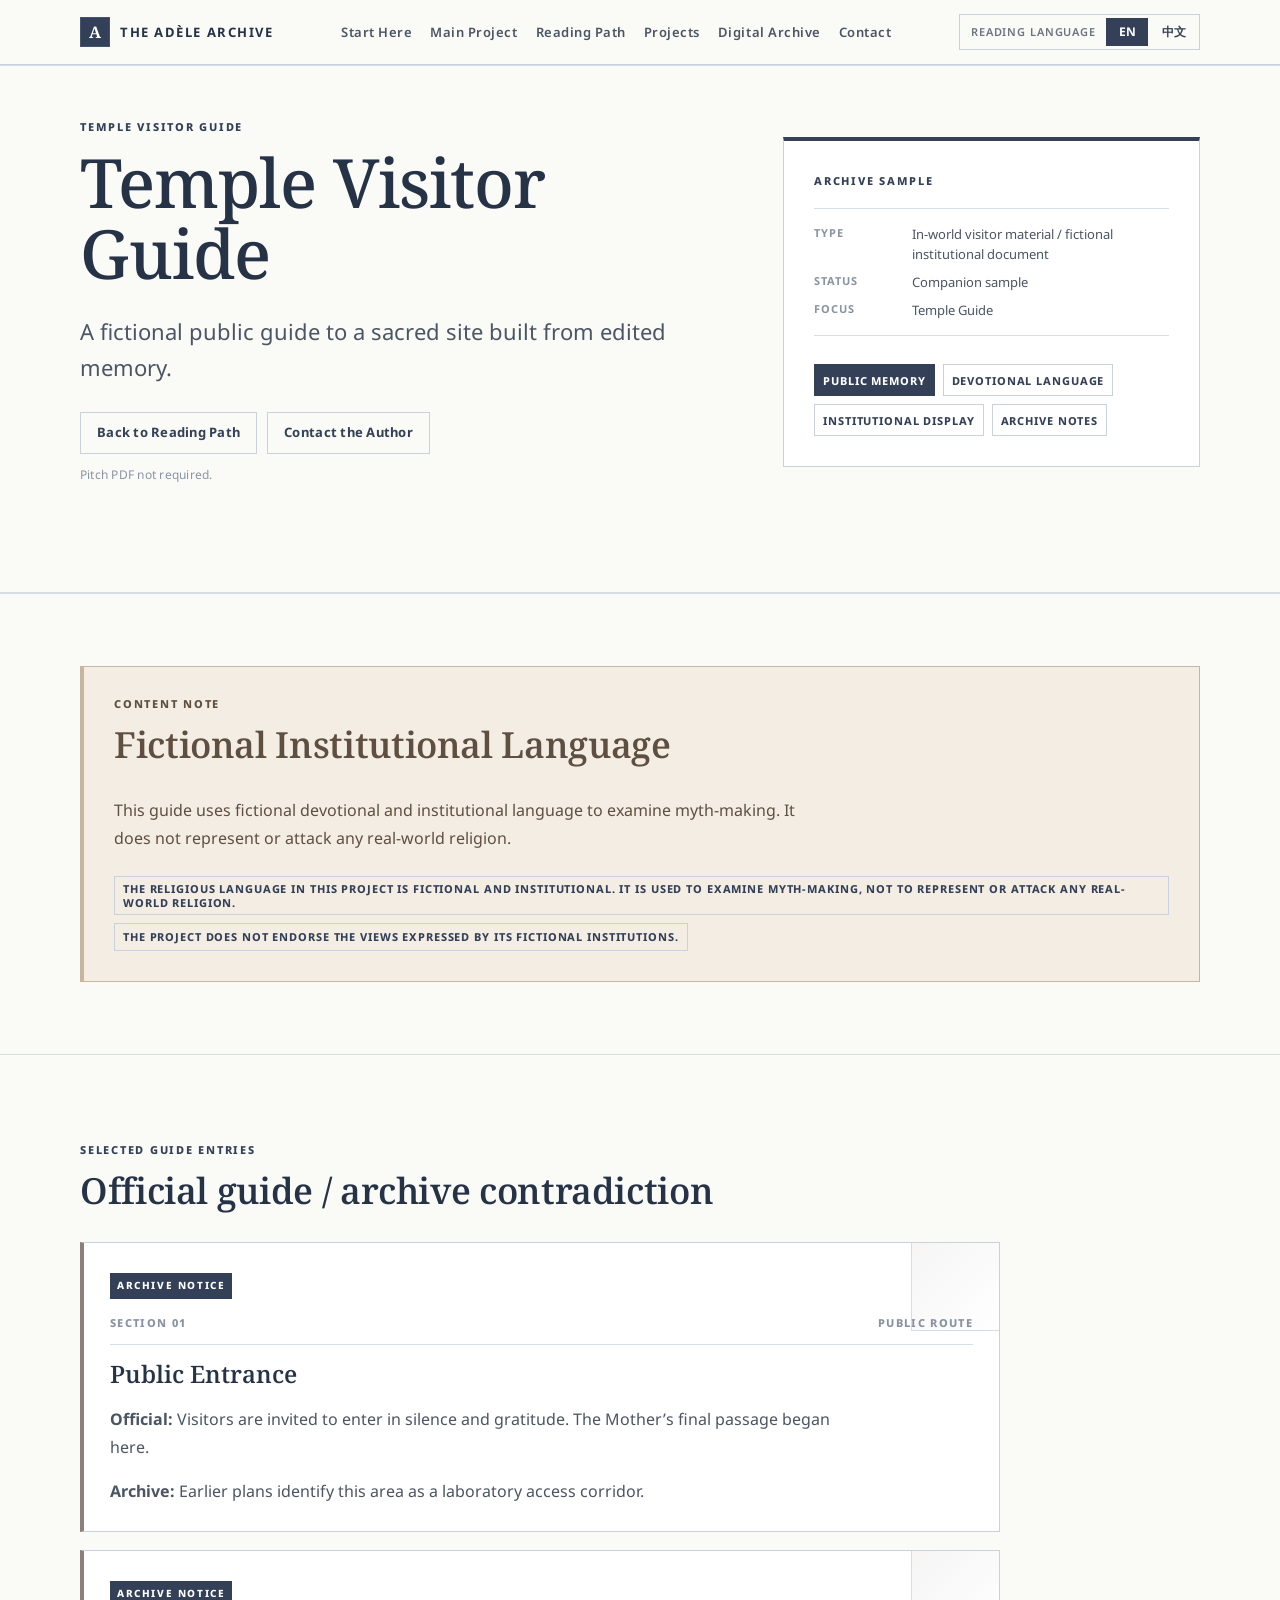
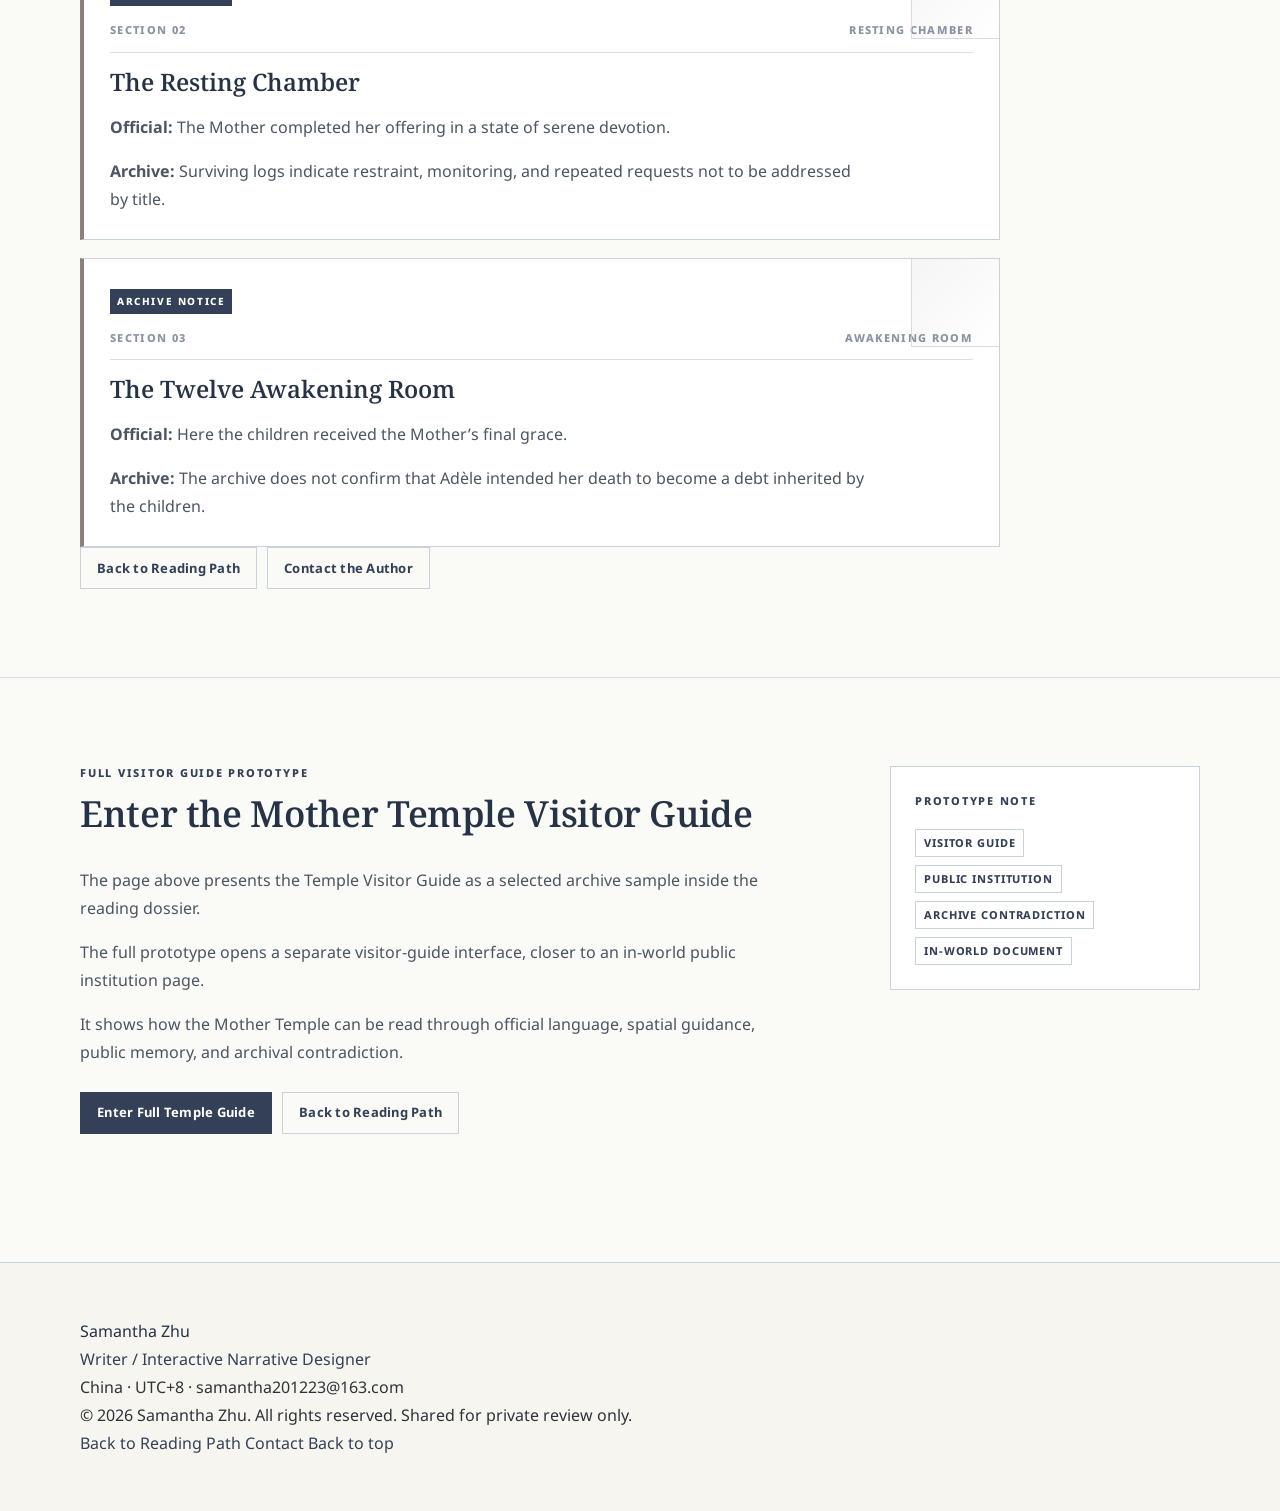
<file: temple-guide.html>
<!DOCTYPE html>
<html lang="en" data-lang="en">
<head>
  <meta charset="UTF-8" />
  <meta name="viewport" content="width=device-width, initial-scale=1.0" />
  <meta name="robots" content="noindex, nofollow" />
  <title data-i18n="templeGuidePage.metaTitle">Temple Visitor Guide</title>
  <meta name="description" content="A fictional public guide to the Mother Temple, written in official devotional language with archival contradictions beneath the surface." />
  <link rel="preconnect" href="https://fonts.googleapis.com" />
  <link rel="preconnect" href="https://fonts.gstatic.com" crossorigin />
  <link href="https://fonts.googleapis.com/css2?family=Noto+Serif:wght@400;500;600;700&family=Noto+Sans:wght@400;500;600;700&family=Noto+Sans+SC:wght@400;500;600;700&display=swap" rel="stylesheet" />
  <link rel="stylesheet" href="css/style.css" />
  <link rel="stylesheet" href="css/archive-contact.css" />
  <script src="js/lang.js" defer></script>
  <script src="js/main.js" defer></script>
</head>
<body class="archive-notices-body temple-guide-body">
  <a class="skip-link" href="#main-content">Skip to main content</a>
  <header class="site-header" id="site-header">
  <div class="site-header__inner container">
    <a class="site-brand" href="index.html#start" aria-label="The Adèle Archive Home">
      <span class="site-brand__mark">A</span>
      <span class="site-brand__text" data-i18n="nav.brand">THE ADÈLE ARCHIVE</span>
    </a>

    <nav class="site-nav" aria-label="Primary navigation">
      <a href="index.html#start" class="site-nav__link" data-i18n="nav.start">Start Here</a>
      <a href="main-project.html" class="site-nav__link" data-i18n="projects.mainProject.shortTitle">Main Project</a>
      <a href="index.html#reading-path" class="site-nav__link" data-i18n="nav.path">Reading Path</a>
      <a href="index.html#projects" class="site-nav__link" data-i18n="nav.projects">Projects</a>
      <a href="index.html#digital-archive" class="site-nav__link" data-i18n="nav.digitalArchive">Digital Archive</a>
      <a href="contact.html" class="site-nav__link" data-i18n="nav.contact">Contact</a>
    </nav>

    <div class="header-actions">
      <div class="lang-switch" aria-label="Reading language">
        <span class="lang-switch__label" data-i18n="meta.languageLabel">Reading Language</span>
        <button class="lang-switch__button is-active" type="button" data-lang-button="en" aria-pressed="true">EN</button>
        <button class="lang-switch__button" type="button" data-lang-button="zh" aria-pressed="false">中文</button>
      </div>

      <button class="mobile-menu-toggle" type="button" aria-controls="mobile-menu" aria-expanded="false" data-action="toggle-menu">
        <span data-i18n="nav.menu">Menu</span>
      </button>
    </div>
  </div>

  <div class="mobile-menu" id="mobile-menu" hidden>
    <nav class="mobile-menu__nav" aria-label="Mobile navigation">
      <a href="index.html#start" class="mobile-menu__link" data-i18n="nav.start">Start Here</a>
      <a href="main-project.html" class="mobile-menu__link" data-i18n="projects.mainProject.shortTitle">Main Project</a>
      <a href="index.html#reading-path" class="mobile-menu__link" data-i18n="nav.path">Reading Path</a>
      <a href="index.html#projects" class="mobile-menu__link" data-i18n="nav.projects">Projects</a>
      <a href="index.html#digital-archive" class="mobile-menu__link" data-i18n="nav.digitalArchive">Digital Archive</a>
      <a href="contact.html" class="mobile-menu__link" data-i18n="nav.contact">Contact</a>
    </nav>

    <div class="mobile-menu__lang">
      <span class="mobile-menu__lang-label" data-i18n="meta.languageLabel">Reading Language</span>
      <button type="button" data-lang-button="en">EN</button>
      <button type="button" data-lang-button="zh">中文</button>
    </div>
  </div>
</header>

  <main id="main-content">
    <section class="section hero-section archive-fragment-hero" aria-labelledby="temple-guide-title">
      <div class="container hero-grid">
        <div class="hero-copy">
          <p class="eyebrow" data-i18n="templeGuidePage.eyebrow">TEMPLE VISITOR GUIDE</p>
          <h1 class="hero-title" id="temple-guide-title" data-i18n="templeGuidePage.title">Temple Visitor Guide</h1>
          <p class="hero-subtitle" data-i18n="templeGuidePage.subtitle">A fictional public guide to a sacred site built from edited memory.</p>
          <div class="button-group access-card__actions">
            <a class="button button-secondary" href="index.html#reading-path" data-i18n="buttons.backToReadingPath">Back to Reading Path</a>
            <a class="button button-secondary" href="contact.html" data-i18n="buttons.contactAuthor">Contact the Author</a>
          </div>
          <p class="download-note" data-i18n="common.pitchNotRequired">Pitch PDF not required.</p>
        </div>
        <aside class="hero-panel archive-file-panel" aria-label="Temple guide summary">
          <p class="hero-panel__label">ARCHIVE SAMPLE</p>
          <dl class="project-meta project-meta--hero">
            <div class="project-meta__item"><dt data-i18n="common.type">Type</dt><dd data-i18n="projects.templeGuide.meta.type">In-world visitor material / fictional institutional document</dd></div>
            <div class="project-meta__item"><dt data-i18n="common.status">Status</dt><dd data-i18n="projects.templeGuide.meta.status">Companion sample</dd></div>
            <div class="project-meta__item"><dt data-i18n="common.focus">Focus</dt><dd data-i18n="projects.templeGuide.shortTitle">Temple Guide</dd></div>
          </dl>
          <div class="tag-list hero-tags" data-render-tags="projects.templeGuide.focus"></div>
        </aside>
      </div>
    </section>

    <section class="section content-note-section" id="content-note" aria-labelledby="temple-content-note-title">
      <div class="container">
        <article class="content-note">
          <div class="section-header">
            <p class="eyebrow">CONTENT NOTE</p>
            <h2 class="section-title" id="temple-content-note-title">Fictional Institutional Language</h2>
          </div>
          <div class="prose content-narrow"><p data-i18n="templeGuidePage.contentWarning">This guide uses fictional devotional and institutional language to examine myth-making. It does not represent or attack any real-world religion.</p></div>
          <div class="content-note__tags">
            <span class="tag" data-i18n="risk.religionNote">Fictional religious language is used to examine myth-making.</span>
            <span class="tag" data-i18n="risk.noEndorsement">The project does not endorse the views expressed by its fictional institutions.</span>
          </div>
        </article>
      </div>
    </section>

    <section class="section" id="guide-sections" aria-labelledby="guide-sections-title">
      <div class="container">
        <div class="section-header">
          <p class="eyebrow">SELECTED GUIDE ENTRIES</p>
          <h2 class="section-title" id="guide-sections-title">Official guide / archive contradiction</h2>
        </div>
        <div class="archive-notice-stack">
          <article class="archive-notice-card">
            <div class="archive-notice-card__header"><span>SECTION 01</span><span>PUBLIC ROUTE</span></div>
            <h3 data-i18n="templeGuidePage.sections.0.title">Public Entrance</h3>
            <div class="prose"><p><strong>Official:</strong> <span data-i18n="templeGuidePage.sections.0.official">Visitors are invited to enter in silence and gratitude.</span></p><p><strong>Archive:</strong> <span data-i18n="templeGuidePage.sections.0.archive">Earlier plans identify this area as a laboratory access corridor.</span></p></div>
          </article>
          <article class="archive-notice-card">
            <div class="archive-notice-card__header"><span>SECTION 02</span><span>RESTING CHAMBER</span></div>
            <h3 data-i18n="templeGuidePage.sections.1.title">The Resting Chamber</h3>
            <div class="prose"><p><strong>Official:</strong> <span data-i18n="templeGuidePage.sections.1.official">The Mother completed her offering in a state of serene devotion.</span></p><p><strong>Archive:</strong> <span data-i18n="templeGuidePage.sections.1.archive">Surviving logs indicate restraint and monitoring.</span></p></div>
          </article>
          <article class="archive-notice-card">
            <div class="archive-notice-card__header"><span>SECTION 03</span><span>AWAKENING ROOM</span></div>
            <h3 data-i18n="templeGuidePage.sections.2.title">The Twelve Awakening Room</h3>
            <div class="prose"><p><strong>Official:</strong> <span data-i18n="templeGuidePage.sections.2.official">Here the children received the Mother’s final grace.</span></p><p><strong>Archive:</strong> <span data-i18n="templeGuidePage.sections.2.archive">The archive does not confirm that Adèle intended her death to become a debt inherited by the children.</span></p></div>
          </article>
        </div>
        <div class="button-group page-bottom-actions">
          <a class="button button-secondary" href="index.html#reading-path" data-i18n="buttons.backToReadingPath">Back to Reading Path</a>
          <a class="button button-secondary" href="contact.html" data-i18n="buttons.contactAuthor">Contact the Author</a>
        </div>
      </div>
    </section>

    <!-- =========================================================
         FULL TEMPLE GUIDE PROTOTYPE ENTRY
         ========================================================= -->
    <section class="section" id="full-temple-guide" aria-labelledby="full-temple-guide-title">
      <div class="container world-grid">
        <div class="section-copy">
          <div class="section-header">
            <p class="eyebrow" data-i18n="templeGuidePage.fullPrototype.eyebrow">FULL VISITOR GUIDE PROTOTYPE</p>
            <h2 class="section-title" id="full-temple-guide-title" data-i18n="templeGuidePage.fullPrototype.title">
              Enter the Mother Temple Visitor Guide
            </h2>
          </div>

          <div class="prose content-narrow" data-render-list="templeGuidePage.fullPrototype.body">
            <p>This separate prototype presents the Mother Temple as a fuller public-facing guide interface.</p>
          </div>

          <div class="button-group access-card__actions">
            <a
              class="button button-primary"
              href="mother-temple-guide/index.html"
              data-i18n="templeGuidePage.fullPrototype.button"
            >
              Enter Full Temple Guide
            </a>
            <a
              class="button button-secondary"
              href="index.html#digital-archive"
              data-i18n="buttons.backToReadingPath"
            >
              Back to Reading Path
            </a>
          </div>
        </div>

        <aside class="index-panel">
          <p class="index-panel__label" data-i18n="templeGuidePage.fullPrototype.label">PROTOTYPE NOTE</p>
          <div class="tag-list tag-list--vertical" data-render-tags="templeGuidePage.fullPrototype.tags">
            <span class="tag">visitor guide</span>
            <span class="tag">public institution</span>
            <span class="tag">archive contradiction</span>
          </div>
        </aside>
      </div>
    </section>

  </main>

  <footer class="site-footer" id="site-footer">
  <div class="container site-footer__inner">
    <div class="site-footer__identity">
      <p class="site-footer__name" data-i18n="footer.name">Samantha Zhu</p>
      <p class="site-footer__role" data-i18n="footer.role">Writer / Interactive Narrative Designer</p>
      <p class="site-footer__meta">
        <span data-i18n="footer.location">China · UTC+8</span>
        <span aria-hidden="true"> · </span>
        <a href="mailto:samantha201223@163.com" data-i18n="footer.email">samantha201223@163.com</a>
      </p>
      <p class="site-footer__rights" data-i18n="footer.shortRights">© 2026 Samantha Zhu. All rights reserved. Shared for private review only.</p>
    </div>

    <nav class="site-footer__links" aria-label="Footer navigation">
      <a href="index.html#reading-path" data-i18n="buttons.backToReadingPath">Back to Reading Path</a>
      <a href="contact.html" data-i18n="nav.contact">Contact</a>
      <a href="#site-header" data-i18n="nav.backToTop">Back to top</a>
    </nav>
  </div>
</footer>
</body>
</html>
</file>
<file: css/style.css>
/* =========================================================
   THE ADÈLE ARCHIVE — PRIVATE READING DOSSIER
   css/style.css
   Style: restrained / editorial / archival / professional / literary
   ========================================================= */

/* =========================================================
   01. CSS VARIABLES
   ========================================================= */

:root {
  /* Backgrounds */
  --bg-main: #FAFAF7;
  --bg-soft: #F3F5F2;
  --bg-panel: #FFFFFF;
  --bg-panel-muted: #F7F8F5;
  --bg-blue-wash: #EEF3F7;

  /* Morandi Blue System */
  --blue-main: #5F6F8C;
  --blue-secondary: #7F94B3;
  --blue-deep: #3E4A61;
  --blue-muted: #AABBD0;
  --blue-pale: #DDE6F0;
  --blue-ghost: #EEF3F7;

  /* Text */
  --text-main: #2F3338;
  --text-secondary: #4B5563;
  --text-muted: #6B7280;
  --text-soft: #8A93A3;
  --text-inverse: #FFFFFF;

  /* Lines */
  --line: #CBD5E1;
  --line-soft: rgba(203, 213, 225, 0.65);
  --line-blue: rgba(95, 111, 140, 0.35);

  /* Notice / Content Note */
  --notice-bg: #F4EDE5;
  --notice-border: #D7BFA8;
  --notice-text: #6F5846;
  --notice-soft: #F8F2EC;

  /* Project Accent Colors */
  --project-main: #5F6F8C;
  --project-silence: #6C7186;
  --project-relic: #8B8577;
  --project-gospel: #7A6F89;
  --project-noah: #8296A8;
  --project-eden: #607D86;
  --project-temple: #9A8D78;
  --project-notices: #8D7F7A;

  /* Shadows */
  --shadow-soft: 0 18px 40px rgba(62, 74, 97, 0.08);
  --shadow-card: 0 12px 28px rgba(62, 74, 97, 0.07);
  --shadow-hover: 0 22px 48px rgba(62, 74, 97, 0.12);

  /* Radius */
  --radius-sm: 8px;
  --radius-md: 14px;
  --radius-lg: 18px;
  --radius-xl: 24px;
  --radius-pill: 999px;

  /* Spacing */
  --container-width: 1160px;
  --container-padding: 24px;
  --section-space: 96px;
  --section-space-mobile: 68px;

  /* Fonts */
  --font-en-serif: "Noto Serif", Georgia, "Times New Roman", serif;
  --font-en-sans: "Noto Sans", "Inter", "Helvetica Neue", Arial, sans-serif;
  --font-zh-sans: "Noto Sans SC", "PingFang SC", "Microsoft YaHei", "Helvetica Neue", Arial, sans-serif;

  /* Motion */
  --transition-fast: 160ms ease;
  --transition-medium: 240ms ease;
}


/* =========================================================
   02. GLOBAL RESET
   ========================================================= */

*,
*::before,
*::after {
  box-sizing: border-box;
}

html {
  scroll-behavior: smooth;
  text-size-adjust: 100%;
  -webkit-text-size-adjust: 100%;
}

body {
  margin: 0;
  min-height: 100vh;
  background:
    linear-gradient(rgba(250, 250, 247, 0.94), rgba(250, 250, 247, 0.94)),
    linear-gradient(rgba(95, 111, 140, 0.035) 1px, transparent 1px),
    linear-gradient(90deg, rgba(95, 111, 140, 0.035) 1px, transparent 1px);
  background-size:
    auto,
    32px 32px,
    32px 32px;
  color: var(--text-main);
  font-family: var(--font-en-sans);
  font-size: 16px;
  line-height: 1.75;
  overflow-x: hidden;
}

html[data-lang="zh"] body {
  font-family: var(--font-zh-sans);
  line-height: 1.85;
}

img,
svg,
video,
canvas {
  display: block;
  max-width: 100%;
}

button,
input,
textarea,
select {
  font: inherit;
}

button {
  cursor: pointer;
}

a {
  color: inherit;
  text-decoration: none;
}

a:hover {
  color: var(--blue-main);
}

p,
h1,
h2,
h3,
h4,
h5,
h6,
blockquote,
dl,
dd {
  margin: 0;
}

ul,
ol {
  margin: 0;
  padding: 0;
}

::selection {
  background: var(--blue-pale);
  color: var(--blue-deep);
}

[hidden] {
  display: none !important;
}


/* =========================================================
   03. ACCESSIBILITY
   ========================================================= */

.skip-link {
  position: absolute;
  left: 16px;
  top: -48px;
  z-index: 999;
  padding: 10px 14px;
  border-radius: var(--radius-pill);
  background: var(--blue-deep);
  color: var(--text-inverse);
  font-size: 14px;
  transition: top var(--transition-fast);
}

.skip-link:focus {
  top: 16px;
}

:focus-visible {
  outline: 3px solid rgba(95, 111, 140, 0.35);
  outline-offset: 3px;
}


/* =========================================================
   04. LAYOUT UTILITIES
   ========================================================= */

.container {
  width: min(100% - calc(var(--container-padding) * 2), var(--container-width));
  margin-inline: auto;
}

.section {
  padding-block: var(--section-space);
}

.content-narrow {
  max-width: 740px;
}

.section-header {
  margin-bottom: 30px;
}

.section-header--center {
  max-width: 760px;
  margin-inline: auto;
  margin-bottom: 42px;
  text-align: center;
}

.eyebrow {
  margin-bottom: 12px;
  color: var(--blue-secondary);
  font-size: 12px;
  font-weight: 700;
  letter-spacing: 0.14em;
  line-height: 1.35;
  text-transform: uppercase;
}

html[data-lang="zh"] .eyebrow {
  letter-spacing: 0.08em;
}

.section-title {
  color: var(--blue-deep);
  font-family: var(--font-en-serif);
  font-size: clamp(28px, 4vw, 42px);
  font-weight: 600;
  line-height: 1.16;
  letter-spacing: 0.01em;
}

html[data-lang="zh"] .section-title {
  font-family: var(--font-zh-sans);
  font-weight: 650;
  letter-spacing: 0;
}

.section-subtitle,
.section-intro {
  margin-top: 14px;
  max-width: 760px;
  color: var(--text-muted);
  font-size: 16px;
  line-height: 1.75;
}

.section-header--center .section-intro {
  margin-inline: auto;
}

.prose {
  display: grid;
  gap: 16px;
  color: var(--text-secondary);
}

.prose p {
  max-width: 760px;
}

.prose--small {
  gap: 12px;
  font-size: 13px;
  line-height: 1.7;
}

.noscript-warning {
  margin: 24px auto;
  width: min(100% - 48px, 900px);
  padding: 18px 22px;
  border: 1px solid var(--notice-border);
  border-radius: var(--radius-lg);
  background: var(--notice-bg);
  color: var(--notice-text);
}


/* =========================================================
   05. BUTTONS
   ========================================================= */

.button,
button.button {
  display: inline-flex;
  align-items: center;
  justify-content: center;
  min-height: 42px;
  padding: 10px 18px;
  border: 1px solid transparent;
  border-radius: var(--radius-pill);
  font-size: 14px;
  font-weight: 650;
  line-height: 1.2;
  text-align: center;
  white-space: nowrap;
  transition:
    transform var(--transition-fast),
    box-shadow var(--transition-fast),
    background-color var(--transition-fast),
    border-color var(--transition-fast),
    color var(--transition-fast);
}

.button:hover,
button.button:hover {
  transform: translateY(-1px);
}

.button-primary {
  background: var(--blue-main);
  color: var(--text-inverse);
  box-shadow: 0 10px 20px rgba(95, 111, 140, 0.18);
}

.button-primary:hover {
  background: var(--blue-deep);
  color: var(--text-inverse);
  box-shadow: 0 14px 26px rgba(62, 74, 97, 0.22);
}

.button-secondary {
  background: rgba(250, 250, 247, 0.72);
  color: var(--blue-main);
  border-color: rgba(95, 111, 140, 0.36);
}

.button-secondary:hover {
  background: var(--blue-ghost);
  color: var(--blue-deep);
  border-color: rgba(95, 111, 140, 0.58);
}

.button-group {
  display: flex;
  flex-wrap: wrap;
  gap: 10px;
}


/* =========================================================
   06. TAGS
   ========================================================= */

.tag-list {
  display: flex;
  flex-wrap: wrap;
  gap: 8px;
}

.tag-list--vertical {
  flex-direction: column;
  align-items: flex-start;
}

.tag {
  display: inline-flex;
  align-items: center;
  width: fit-content;
  min-height: 28px;
  padding: 5px 11px;
  border: 1px solid rgba(95, 111, 140, 0.18);
  border-radius: var(--radius-pill);
  background: var(--blue-ghost);
  color: var(--blue-main);
  font-size: 12px;
  font-weight: 600;
  line-height: 1.35;
}


/* =========================================================
   07. SITE HEADER / NAVIGATION
   ========================================================= */

.site-header {
  position: sticky;
  top: 0;
  z-index: 100;
  border-bottom: 1px solid rgba(203, 213, 225, 0.72);
  background: rgba(250, 250, 247, 0.9);
  backdrop-filter: blur(14px);
  -webkit-backdrop-filter: blur(14px);
}

.site-header__inner {
  display: flex;
  align-items: center;
  justify-content: space-between;
  min-height: 64px;
  gap: 24px;
}

.site-brand {
  display: inline-flex;
  align-items: center;
  flex: 0 0 auto;
  gap: 10px;
  color: var(--blue-deep);
}

.site-brand:hover {
  color: var(--blue-deep);
}

.site-brand__mark {
  display: inline-grid;
  place-items: center;
  width: 30px;
  height: 30px;
  border: 1px solid rgba(95, 111, 140, 0.42);
  border-radius: 50%;
  color: var(--blue-main);
  font-family: var(--font-en-serif);
  font-size: 16px;
  font-weight: 700;
}

.site-brand__text {
  font-size: 13px;
  font-weight: 700;
  letter-spacing: 0.12em;
  text-transform: uppercase;
}

html[data-lang="zh"] .site-brand__text {
  letter-spacing: 0.08em;
}

.site-nav {
  display: flex;
  align-items: center;
  justify-content: center;
  gap: 18px;
  flex: 1 1 auto;
}

.site-nav__link {
  position: relative;
  color: var(--text-secondary);
  font-size: 13px;
  font-weight: 600;
  letter-spacing: 0.03em;
  line-height: 1.3;
}

.site-nav__link::after {
  content: "";
  position: absolute;
  left: 0;
  bottom: -7px;
  width: 100%;
  height: 1px;
  background: var(--blue-main);
  opacity: 0;
  transform: scaleX(0.6);
  transform-origin: center;
  transition:
    opacity var(--transition-fast),
    transform var(--transition-fast);
}

.site-nav__link:hover {
  color: var(--blue-main);
}

.site-nav__link:hover::after {
  opacity: 1;
  transform: scaleX(1);
}

.header-actions {
  display: flex;
  align-items: center;
  flex: 0 0 auto;
  gap: 12px;
}


/* =========================================================
   08. LANGUAGE SWITCH
   ========================================================= */

.lang-switch {
  display: inline-flex;
  align-items: center;
  gap: 4px;
  padding: 4px;
  border: 1px solid rgba(95, 111, 140, 0.35);
  border-radius: var(--radius-pill);
  background: rgba(250, 250, 247, 0.76);
}

.lang-switch__label {
  padding-inline: 8px 6px;
  color: var(--text-soft);
  font-size: 11px;
  font-weight: 600;
  letter-spacing: 0.06em;
  text-transform: uppercase;
}

.lang-switch__button {
  min-width: 42px;
  min-height: 28px;
  padding: 5px 10px;
  border: 0;
  border-radius: var(--radius-pill);
  background: transparent;
  color: var(--blue-main);
  font-size: 12px;
  font-weight: 700;
  line-height: 1;
  transition:
    background-color var(--transition-fast),
    color var(--transition-fast);
}

.lang-switch__button:hover {
  background: var(--blue-ghost);
}

.lang-switch__button.is-active {
  background: var(--blue-main);
  color: var(--text-inverse);
}

.mobile-menu-toggle {
  display: none;
  min-height: 36px;
  padding: 8px 14px;
  border: 1px solid rgba(95, 111, 140, 0.34);
  border-radius: var(--radius-pill);
  background: transparent;
  color: var(--blue-main);
  font-size: 13px;
  font-weight: 700;
}

.mobile-menu {
  border-top: 1px solid var(--line-soft);
  background: rgba(250, 250, 247, 0.98);
}

.mobile-menu__nav {
  display: grid;
  gap: 2px;
  width: min(100% - 40px, var(--container-width));
  margin-inline: auto;
  padding-block: 14px;
}

.mobile-menu__link {
  display: flex;
  align-items: center;
  min-height: 44px;
  padding: 8px 0;
  border-bottom: 1px solid rgba(203, 213, 225, 0.45);
  color: var(--text-secondary);
  font-size: 15px;
  font-weight: 600;
}

.mobile-menu__lang {
  display: flex;
  align-items: center;
  gap: 8px;
  width: min(100% - 40px, var(--container-width));
  margin-inline: auto;
  padding: 4px 0 18px;
}

.mobile-menu__lang-label {
  color: var(--text-muted);
  font-size: 13px;
}

.mobile-menu__lang button {
  min-height: 34px;
  padding: 6px 12px;
  border: 1px solid rgba(95, 111, 140, 0.35);
  border-radius: var(--radius-pill);
  background: transparent;
  color: var(--blue-main);
  font-size: 13px;
  font-weight: 700;
}


/* =========================================================
   09. ACCESS GATE
   ========================================================= */

.access-section {
  padding-top: 72px;
  padding-bottom: 54px;
}

.access-card {
  display: grid;
  grid-template-columns: minmax(0, 1fr) 280px;
  gap: 34px;
  align-items: stretch;
  padding: 34px;
  border: 1px solid var(--line);
  border-left: 5px solid var(--blue-main);
  border-radius: var(--radius-xl);
  background:
    linear-gradient(135deg, rgba(255, 255, 255, 0.95), rgba(247, 248, 245, 0.94)),
    var(--bg-panel);
  box-shadow: var(--shadow-soft);
}

.access-card__title {
  margin-bottom: 18px;
  color: var(--blue-deep);
  font-family: var(--font-en-serif);
  font-size: clamp(28px, 4vw, 46px);
  font-weight: 600;
  line-height: 1.12;
}

html[data-lang="zh"] .access-card__title {
  font-family: var(--font-zh-sans);
}

.access-card__body {
  max-width: 790px;
}

.access-card__actions {
  margin-top: 26px;
}

.access-card__aside {
  display: flex;
  align-items: stretch;
}

.archive-stamp {
  display: flex;
  flex-direction: column;
  justify-content: space-between;
  width: 100%;
  min-height: 220px;
  padding: 22px;
  border: 1px dashed rgba(95, 111, 140, 0.45);
  border-radius: var(--radius-lg);
  background: rgba(238, 243, 247, 0.66);
}

.archive-stamp__label {
  color: var(--blue-deep);
  font-family: var(--font-en-serif);
  font-size: 20px;
  font-weight: 600;
  line-height: 1.25;
}

html[data-lang="zh"] .archive-stamp__label {
  font-family: var(--font-zh-sans);
}

.archive-stamp__code {
  color: var(--text-soft);
  font-size: 11px;
  font-weight: 700;
  letter-spacing: 0.14em;
  text-transform: uppercase;
}


/* =========================================================
   10. HERO
   ========================================================= */

.hero-section {
  padding-top: 54px;
  padding-bottom: 108px;
}

.hero-grid {
  display: grid;
  grid-template-columns: minmax(0, 1.1fr) minmax(320px, 0.7fr);
  gap: 48px;
  align-items: center;
}

.hero-title {
  max-width: 820px;
  color: var(--blue-deep);
  font-family: var(--font-en-serif);
  font-size: clamp(46px, 7vw, 76px);
  font-weight: 500;
  line-height: 1.04;
  letter-spacing: 0.01em;
}

html[data-lang="zh"] .hero-title {
  font-family: var(--font-zh-sans);
  font-weight: 650;
}

.hero-subtitle {
  margin-top: 26px;
  max-width: 760px;
  color: var(--text-secondary);
  font-size: clamp(17px, 2vw, 20px);
  line-height: 1.78;
}

.hero-panel {
  padding: 30px;
  border: 1px solid rgba(95, 111, 140, 0.24);
  border-radius: var(--radius-xl);
  background:
    linear-gradient(180deg, rgba(238, 243, 247, 0.8), rgba(255, 255, 255, 0.88));
  box-shadow: var(--shadow-card);
}

.hero-panel__label {
  margin-bottom: 18px;
  color: var(--text-soft);
  font-size: 11px;
  font-weight: 800;
  letter-spacing: 0.16em;
  text-transform: uppercase;
}

.hero-question {
  padding-left: 18px;
  border-left: 3px solid var(--blue-main);
  color: var(--blue-deep);
  font-family: var(--font-en-serif);
  font-size: clamp(26px, 3.2vw, 38px);
  font-weight: 500;
  line-height: 1.22;
}

html[data-lang="zh"] .hero-question {
  font-family: var(--font-zh-sans);
  font-weight: 650;
}

.hero-tags {
  margin-top: 28px;
}


/* =========================================================
   11. CONTENT NOTE
   ========================================================= */

.content-note-section {
  padding-block: 72px;
}

.content-note {
  padding: 30px;
  border: 1px solid var(--notice-border);
  border-left: 5px solid var(--notice-border);
  border-radius: var(--radius-xl);
  background:
    linear-gradient(135deg, rgba(244, 237, 229, 0.94), rgba(248, 242, 236, 0.92));
  color: var(--notice-text);
  box-shadow: 0 14px 32px rgba(111, 88, 70, 0.06);
}

.content-note .section-title {
  color: var(--notice-text);
}

.content-note__short {
  max-width: 900px;
}

.content-note__tags {
  display: flex;
  flex-wrap: wrap;
  gap: 8px;
  margin-top: 24px;
}

.content-note__tags .tag {
  border-color: rgba(111, 88, 70, 0.2);
  background: rgba(255, 255, 255, 0.42);
  color: var(--notice-text);
}

.content-note__toggle {
  margin-top: 24px;
  border-color: rgba(111, 88, 70, 0.28);
  color: var(--notice-text);
}

.content-note__toggle:hover {
  background: rgba(255, 255, 255, 0.38);
  color: var(--notice-text);
}

.content-note__full {
  margin-top: 26px;
  padding-top: 24px;
  border-top: 1px solid rgba(111, 88, 70, 0.18);
}

.content-note__full-title {
  margin-bottom: 14px;
  color: var(--notice-text);
  font-size: 18px;
  font-weight: 700;
}


/* =========================================================
   12. WORLD OVERVIEW
   ========================================================= */

.world-section {
  padding-top: 96px;
}

.world-grid {
  display: grid;
  grid-template-columns: minmax(0, 1fr) 310px;
  gap: 48px;
  align-items: start;
}

.index-panel {
  position: sticky;
  top: 92px;
  padding: 24px;
  border: 1px solid var(--line);
  border-radius: var(--radius-xl);
  background: rgba(255, 255, 255, 0.74);
  box-shadow: var(--shadow-card);
}

.index-panel__label {
  margin-bottom: 18px;
  color: var(--text-soft);
  font-size: 11px;
  font-weight: 800;
  letter-spacing: 0.14em;
  text-transform: uppercase;
}


/* =========================================================
   13. READING PATH
   ========================================================= */

.reading-path-section {
  background:
    linear-gradient(180deg, rgba(238, 243, 247, 0.42), rgba(250, 250, 247, 0));
}

.reading-path-grid {
  display: grid;
  grid-template-columns: repeat(3, minmax(0, 1fr));
  gap: 22px;
}

.path-card {
  position: relative;
  min-height: 100%;
  padding: 26px;
  border: 1px solid var(--line);
  border-radius: var(--radius-xl);
  background: rgba(255, 255, 255, 0.84);
  box-shadow: var(--shadow-card);
}

.path-card::before {
  content: "";
  position: absolute;
  left: 26px;
  top: 72px;
  bottom: 26px;
  width: 1px;
  background: linear-gradient(var(--blue-pale), transparent);
}

.path-card__number {
  margin-bottom: 18px;
  color: var(--blue-secondary);
  font-family: var(--font-en-serif);
  font-size: 28px;
  font-weight: 600;
  line-height: 1;
}

.path-card__title {
  margin-bottom: 10px;
  color: var(--blue-deep);
  font-size: 21px;
  font-weight: 700;
  line-height: 1.25;
}

.path-card__description {
  margin-bottom: 18px;
  color: var(--text-muted);
  font-size: 14px;
  line-height: 1.65;
}

.path-card__list {
  display: grid;
  gap: 10px;
  padding-left: 24px;
  color: var(--text-secondary);
  font-size: 14px;
  line-height: 1.6;
}

.path-card__list li {
  padding-left: 4px;
}


/* =========================================================
   14. PROJECT ENTRANCES / PROJECT CARDS
   ========================================================= */

.projects-section {
  padding-top: 104px;
}

.project-group {
  margin-top: 48px;
}

.project-group:first-of-type {
  margin-top: 36px;
}

.project-group__title {
  margin-bottom: 18px;
  color: var(--blue-deep);
  font-size: 18px;
  font-weight: 800;
  letter-spacing: 0.04em;
}

.project-grid {
  display: grid;
  grid-template-columns: repeat(3, minmax(0, 1fr));
  gap: 22px;
}

.project-grid--featured,
.project-grid--single {
  grid-template-columns: minmax(0, 1fr);
}

.project-card {
  position: relative;
  display: flex;
  flex-direction: column;
  min-height: 100%;
  padding: 28px;
  border: 1px solid var(--line);
  border-left: 4px solid var(--project-main);
  border-radius: var(--radius-xl);
  background: rgba(255, 255, 255, 0.88);
  box-shadow: var(--shadow-card);
  transition:
    transform var(--transition-medium),
    box-shadow var(--transition-medium),
    border-color var(--transition-medium);
}

.project-card:hover {
  transform: translateY(-2px);
  border-color: rgba(95, 111, 140, 0.45);
  box-shadow: var(--shadow-hover);
}

.project-card__eyebrow {
  margin-bottom: 16px;
  color: var(--blue-secondary);
  font-size: 11px;
  font-weight: 800;
  letter-spacing: 0.14em;
  text-transform: uppercase;
}

html[data-lang="zh"] .project-card__eyebrow {
  letter-spacing: 0.08em;
}

.project-card__title {
  margin-bottom: 12px;
  color: var(--blue-deep);
  font-family: var(--font-en-serif);
  font-size: 24px;
  font-weight: 600;
  line-height: 1.22;
}

html[data-lang="zh"] .project-card__title {
  font-family: var(--font-zh-sans);
  font-weight: 700;
}

.project-card__subtitle {
  margin-bottom: 20px;
  color: var(--text-secondary);
  font-size: 15px;
  line-height: 1.7;
}

.project-meta {
  display: grid;
  gap: 8px;
  margin-bottom: 20px;
  padding: 15px 0;
  border-top: 1px solid var(--line-soft);
  border-bottom: 1px solid var(--line-soft);
}

.project-meta__item {
  display: grid;
  grid-template-columns: 88px minmax(0, 1fr);
  gap: 10px;
  color: var(--text-muted);
  font-size: 13px;
  line-height: 1.55;
}

.project-meta dt {
  color: var(--text-soft);
  font-weight: 700;
}

.project-meta dd {
  color: var(--text-secondary);
}

.project-card__tags {
  margin-bottom: 20px;
}

.project-card__description {
  margin-top: auto;
  color: var(--text-secondary);
  font-size: 14px;
  line-height: 1.7;
}

.project-card__actions {
  margin-top: 24px;
}

.download-note,
.project-card__note {
  margin-top: 12px;
  color: var(--text-soft);
  font-size: 12px;
  line-height: 1.55;
}

.project-card--mainProject {
  border-left-color: var(--project-main);
}

.project-card--nightOfSilence {
  border-left-color: var(--project-silence);
}

.project-card--reliquarians {
  border-left-color: var(--project-relic);
}

.project-card--firstGospel {
  border-left-color: var(--project-gospel);
}

.project-card--noahDreams {
  border-left-color: var(--project-noah);
}

.project-card--eden {
  border-left-color: var(--project-eden);
}

.project-card--templeGuide {
  border-left-color: var(--project-temple);
}

.project-card--archiveNotices {
  border-left-color: var(--project-notices);
}

.project-grid--featured .project-card {
  display: grid;
  grid-template-columns: minmax(0, 1fr) minmax(280px, 0.44fr);
  column-gap: 30px;
  align-items: start;
}

.project-grid--featured .project-card__subtitle,
.project-grid--featured .project-card__description {
  font-size: 16px;
}

.project-grid--featured .project-card__title {
  font-size: clamp(28px, 3vw, 38px);
}


/* =========================================================
   15. DIGITAL ARCHIVE SAMPLES
   ========================================================= */

.digital-archive-section {
  background:
    linear-gradient(180deg, rgba(250, 250, 247, 0), rgba(238, 243, 247, 0.46));
}

.digital-sample-grid {
  margin-top: 34px;
}

.digital-sample-grid .project-card {
  background:
    linear-gradient(180deg, rgba(255, 255, 255, 0.92), rgba(238, 243, 247, 0.62));
}

.digital-sample-grid .project-card__eyebrow {
  color: var(--blue-main);
}


/* =========================================================
   16. CREATOR SECTION
   ========================================================= */

.creator-section {
  padding-top: 104px;
}

.creator-grid {
  display: grid;
  grid-template-columns: minmax(0, 1fr) 330px;
  gap: 48px;
  align-items: start;
}

.creator-card {
  padding: 26px;
  border: 1px solid var(--line);
  border-radius: var(--radius-xl);
  background: rgba(255, 255, 255, 0.84);
  box-shadow: var(--shadow-card);
}

.creator-card__name {
  margin-bottom: 8px;
  color: var(--blue-deep);
  font-family: var(--font-en-serif);
  font-size: 28px;
  font-weight: 600;
  line-height: 1.2;
}

.creator-card__role {
  margin-bottom: 14px;
  color: var(--text-secondary);
  font-size: 15px;
  font-weight: 650;
}

.creator-card__location {
  margin-bottom: 8px;
  color: var(--text-muted);
  font-size: 14px;
}

.creator-card__email {
  display: inline-flex;
  margin-bottom: 22px;
  color: var(--blue-main);
  font-size: 14px;
  font-weight: 650;
  word-break: break-word;
}

.creator-card__email:hover {
  color: var(--blue-deep);
}

.creator-card__tags {
  padding-top: 18px;
  border-top: 1px solid var(--line-soft);
}


/* =========================================================
   17. FOOTER
   ========================================================= */

.site-footer {
  margin-top: 40px;
  padding-block: 54px;
  border-top: 1px solid var(--line);
  background: var(--bg-soft);
}

.footer-grid {
  display: grid;
  grid-template-columns: minmax(0, 0.9fr) minmax(0, 1.1fr);
  gap: 48px;
}

.footer-title {
  margin-bottom: 18px;
  color: var(--blue-deep);
  font-size: 22px;
  font-weight: 750;
  line-height: 1.25;
}

.contact-list {
  display: grid;
  gap: 12px;
  margin-bottom: 20px;
}

.contact-list__item {
  display: grid;
  grid-template-columns: 92px minmax(0, 1fr);
  gap: 14px;
  font-size: 14px;
  line-height: 1.55;
}

.contact-list dt {
  color: var(--text-soft);
  font-weight: 800;
}

.contact-list dd,
.contact-list a {
  color: var(--text-secondary);
  font-weight: 600;
}

.contact-list a:hover {
  color: var(--blue-main);
}

.footer-note {
  max-width: 640px;
  color: var(--text-muted);
  font-size: 14px;
  line-height: 1.7;
}

.rights-text {
  color: var(--text-muted);
}

.footer-links {
  display: flex;
  flex-wrap: wrap;
  gap: 12px 18px;
  margin-top: 24px;
  padding-top: 18px;
  border-top: 1px solid var(--line-soft);
}

.footer-links a {
  color: var(--blue-main);
  font-size: 13px;
  font-weight: 700;
}

.footer-links a:hover {
  color: var(--blue-deep);
}


/* =========================================================
   18. SUPPORT FOR DYNAMIC RENDERING STATES
   ========================================================= */

.is-hidden {
  display: none !important;
}

.is-visible {
  display: block !important;
}

[data-render-list]:empty::before,
[data-render-tags]:empty::before,
[data-render-reading-routes]:empty::before,
[data-render-projects]:empty::before {
  content: "";
  display: none;
}


/* =========================================================
   19. RESPONSIVE — TABLET
   ========================================================= */

@media (max-width: 1080px) {
  .site-nav {
    display: none;
  }

  .mobile-menu-toggle {
    display: inline-flex;
    align-items: center;
    justify-content: center;
  }

  .lang-switch__label {
    display: none;
  }

  .access-card {
    grid-template-columns: 1fr;
  }

  .access-card__aside {
    display: none;
  }

  .hero-grid,
  .world-grid,
  .creator-grid,
  .footer-grid {
    grid-template-columns: 1fr;
  }

  .index-panel {
    position: static;
  }

  .project-grid {
    grid-template-columns: repeat(2, minmax(0, 1fr));
  }

  .project-grid--featured,
  .project-grid--single {
    grid-template-columns: 1fr;
  }

  .project-grid--featured .project-card {
    display: flex;
  }
}


/* =========================================================
   20. RESPONSIVE — MOBILE
   ========================================================= */

@media (max-width: 767px) {
  :root {
    --container-padding: 20px;
    --section-space: var(--section-space-mobile);
  }

  body {
    font-size: 15px;
    line-height: 1.72;
  }

  html[data-lang="zh"] body {
    line-height: 1.82;
  }

  .site-header__inner {
    min-height: 60px;
    gap: 12px;
  }

  .site-brand__mark {
    width: 28px;
    height: 28px;
    font-size: 15px;
  }

  .site-brand__text {
    max-width: 170px;
    overflow: hidden;
    font-size: 12px;
    letter-spacing: 0.09em;
    text-overflow: ellipsis;
    white-space: nowrap;
  }

  .header-actions {
    gap: 8px;
  }

  .lang-switch {
    padding: 3px;
  }

  .lang-switch__button {
    min-width: 38px;
    min-height: 28px;
    padding: 5px 9px;
  }

  .mobile-menu-toggle {
    min-height: 34px;
    padding: 7px 12px;
  }

  .section {
    padding-block: var(--section-space-mobile);
  }

  .access-section {
    padding-top: 44px;
    padding-bottom: 34px;
  }

  .access-card {
    padding: 24px;
    border-radius: var(--radius-lg);
  }

  .access-card__title {
    font-size: 30px;
  }

  .access-card__actions,
  .button-group {
    align-items: stretch;
    flex-direction: column;
  }

  .button {
    width: 100%;
    min-height: 44px;
    white-space: normal;
  }

  .hero-section {
    padding-top: 38px;
    padding-bottom: 72px;
  }

  .hero-grid {
    gap: 30px;
  }

  .hero-title {
    font-size: 38px;
    line-height: 1.1;
  }

  .hero-subtitle {
    margin-top: 20px;
    font-size: 16px;
    line-height: 1.75;
  }

  .hero-panel {
    padding: 24px;
  }

  .hero-question {
    font-size: 26px;
  }

  .content-note {
    padding: 24px;
    border-radius: var(--radius-lg);
  }

  .content-note__tags {
    display: grid;
  }

  .section-title {
    font-size: 28px;
  }

  .section-intro,
  .section-subtitle {
    font-size: 15px;
  }

  .reading-path-grid {
    grid-template-columns: 1fr;
  }

  .path-card {
    padding: 24px;
  }

  .project-grid {
    grid-template-columns: 1fr;
  }

  .project-card {
    padding: 24px;
    border-radius: var(--radius-lg);
  }

  .project-card__title {
    font-size: 22px;
  }

  .project-meta__item {
    grid-template-columns: 1fr;
    gap: 2px;
  }

  .creator-card {
    padding: 24px;
  }

  .contact-list__item {
    grid-template-columns: 1fr;
    gap: 2px;
  }

  .footer-links {
    flex-direction: column;
    gap: 10px;
  }
}


/* =========================================================
   21. RESPONSIVE — SMALL MOBILE
   ========================================================= */

@media (max-width: 420px) {
  :root {
    --container-padding: 16px;
  }

  .site-brand__text {
    max-width: 132px;
  }

  .lang-switch__button {
    min-width: 34px;
    padding-inline: 8px;
  }

  .mobile-menu-toggle {
    padding-inline: 10px;
  }

  .access-card,
  .content-note,
  .hero-panel,
  .path-card,
  .project-card,
  .creator-card {
    padding: 20px;
  }

  .hero-title {
    font-size: 34px;
  }

  .section-title {
    font-size: 25px;
  }

  .project-card__title {
    font-size: 21px;
  }
}


/* =========================================================
   22. PRINT BASIC
   ========================================================= */

@media print {
  body {
    background: #FFFFFF;
    color: #000000;
  }

  .site-header,
  .mobile-menu,
  .button,
  .footer-links,
  .content-note__toggle {
    display: none !important;
  }

  .section {
    padding-block: 28px;
  }

  .project-card,
  .path-card,
  .content-note,
  .access-card,
  .hero-panel,
  .creator-card {
    break-inside: avoid;
    box-shadow: none;
  }
}

/* =========================================================
   PROJECT DETAIL PAGE PATCH
   ========================================================= */

.project-page-hero {
  padding-top: 78px;
}

.project-meta--hero {
  margin-bottom: 22px;
}

.project-meta--large {
  margin-bottom: 0;
}

.project-detail-grid {
  margin-top: 34px;
}

.project-theme-list {
  max-width: 860px;
}

.project-theme-list .tag {
  min-height: 34px;
  padding: 7px 14px;
  font-size: 13px;
}

.project-detail-links {
  margin-top: 36px;
}

@media (max-width: 767px) {
  .project-page-hero {
    padding-top: 48px;
  }

  .project-detail-grid {
    margin-top: 26px;
  }
}
/* =========================================================
   23. FINAL UI POLISH — PRIVATE ARCHIVE / PROJECT READING ROOM
   Purpose: reduce generic landing-page feel; strengthen case-file,
   reading-room, archive-label, and quiet prototype qualities.
   ========================================================= */

:root {
  /* Warmer archive surfaces */
  --bg-wall: #F3F1EA;
  --bg-stone: #EDE8DE;

  /* Slightly deeper editorial blue */
  --blue-deep: #344057;

  /* More restrained geometry */
  --radius-lg: 10px;
  --radius-xl: 12px;

  /* Softer institutional shadows */
  --shadow-soft: 0 18px 42px rgba(62, 74, 97, 0.06);
  --shadow-card: 0 10px 26px rgba(62, 74, 97, 0.055);
  --shadow-hover: 0 18px 36px rgba(62, 74, 97, 0.08);
}

body {
  background:
    linear-gradient(rgba(250, 250, 247, 0.92), rgba(250, 250, 247, 0.95)),
    radial-gradient(circle at 12% 2%, rgba(95, 111, 140, 0.065), transparent 32%),
    linear-gradient(rgba(95, 111, 140, 0.028) 1px, transparent 1px),
    linear-gradient(90deg, rgba(95, 111, 140, 0.028) 1px, transparent 1px);
  background-size: auto, auto, 36px 36px, 36px 36px;
}

/* Navigation: stable reading-room header */
.site-header {
  border-bottom: 1px solid rgba(203, 213, 225, 0.76);
  background: rgba(250, 250, 247, 0.9);
  backdrop-filter: blur(14px);
}

.site-brand__mark {
  border-radius: 4px;
  background: var(--blue-deep);
  box-shadow: none;
}

.site-nav__link,
.mobile-menu__link {
  letter-spacing: 0.045em;
}

.site-nav__link:hover {
  color: var(--blue-deep);
}

.lang-switch {
  border-color: rgba(95, 111, 140, 0.34);
  background: rgba(255, 255, 255, 0.62);
}

.lang-switch__button.is-active,
.mobile-menu__lang button.is-active {
  background: var(--blue-deep);
  color: #FFFFFF;
}

/* Access Gate: case-file access wall */
.access-section {
  min-height: calc(100vh - 72px);
  display: grid;
  align-items: center;
  padding-block: 84px;
  background:
    linear-gradient(rgba(250, 250, 247, 0.9), rgba(250, 250, 247, 0.94)),
    radial-gradient(circle at top left, rgba(95, 111, 140, 0.08), transparent 36%),
    linear-gradient(rgba(95, 111, 140, 0.032) 1px, transparent 1px),
    linear-gradient(90deg, rgba(95, 111, 140, 0.032) 1px, transparent 1px);
  background-size: auto, auto, 36px 36px, 36px 36px;
}

.access-card {
  position: relative;
  border-radius: 0;
  border: 1px solid var(--line);
  border-left: 6px solid var(--blue-main);
  background: rgba(255, 255, 255, 0.9);
  box-shadow: 0 28px 70px rgba(62, 74, 97, 0.09);
}

.access-card::before {
  content: "CASE FILE · AA-2026 · PRIVATE REVIEW";
  position: absolute;
  top: 18px;
  right: 24px;
  color: var(--text-soft);
  font-size: 10px;
  font-weight: 800;
  letter-spacing: 0.18em;
  text-transform: uppercase;
}

.access-card__title {
  max-width: 720px;
  color: var(--blue-deep);
  font-family: var(--font-en-serif);
  font-size: clamp(42px, 7vw, 76px);
  line-height: 0.98;
  font-weight: 520;
  letter-spacing: -0.015em;
}

html[data-lang="zh"] .access-card__title {
  font-family: var(--font-zh-sans);
  font-weight: 650;
  letter-spacing: -0.03em;
}

.access-card__aside {
  border-radius: 0;
  border: 1px solid var(--line-soft);
  background:
    linear-gradient(180deg, rgba(238, 243, 247, 0.72), rgba(255, 255, 255, 0.92));
  box-shadow: none;
}

/* Hero: exhibition-wall clarity without becoming a museum page */
.hero-section {
  background:
    linear-gradient(180deg, rgba(243, 241, 234, 0.72), rgba(250, 250, 247, 0.96));
  border-top: 1px solid var(--line-soft);
  border-bottom: 1px solid var(--line-soft);
}

.hero-title {
  color: var(--blue-deep);
  font-family: var(--font-en-serif);
  font-size: clamp(44px, 7vw, 82px);
  line-height: 0.98;
  font-weight: 520;
  letter-spacing: -0.02em;
}

html[data-lang="zh"] .hero-title {
  font-family: var(--font-zh-sans);
  font-weight: 650;
  letter-spacing: -0.025em;
}

.hero-subtitle {
  max-width: 680px;
  color: var(--text-secondary);
  font-size: clamp(18px, 2vw, 22px);
  line-height: 1.62;
}

.hero-panel,
.index-panel {
  border-radius: 0;
  border: 1px solid var(--line);
  border-top: 5px solid var(--blue-main);
  background: rgba(255, 255, 255, 0.86);
  box-shadow: none;
}

.hero-panel__label,
.index-panel__label {
  color: var(--blue-main);
  font-size: 11px;
  font-weight: 800;
  letter-spacing: 0.18em;
}

/* Typography: dossier/editorial tone */
.section-title {
  font-family: var(--font-en-serif);
  font-weight: 520;
  letter-spacing: -0.018em;
}

html[data-lang="zh"] .section-title {
  font-family: var(--font-zh-sans);
  font-weight: 650;
  letter-spacing: -0.025em;
}

.eyebrow {
  color: var(--blue-secondary);
  font-size: 11px;
  font-weight: 800;
  letter-spacing: 0.18em;
}

html[data-lang="zh"] .eyebrow {
  letter-spacing: 0.1em;
}

/* Reading routes: guided route cards, not generic feature cards */
.reading-path-section {
  background:
    linear-gradient(180deg, rgba(238, 243, 247, 0.72), rgba(250, 250, 247, 0.96));
  border-block: 1px solid var(--line-soft);
}

.path-card {
  position: relative;
  border-radius: 0;
  border: 1px solid var(--line);
  background: rgba(255, 255, 255, 0.9);
  box-shadow: none;
}

.path-card::after {
  content: "";
  position: absolute;
  top: 26px;
  right: 26px;
  width: 46px;
  height: 1px;
  background: var(--line);
}

.path-card__number {
  color: var(--blue-main);
  font-family: var(--font-en-serif);
  font-size: 36px;
  line-height: 1;
  letter-spacing: 0.08em;
}

.path-card__title {
  margin-top: 16px;
  color: var(--blue-deep);
}

/* Project cards: archive labels / project-room files */
.project-card,
.creator-card,
.contact-card {
  border-radius: 0;
}

.project-card {
  position: relative;
  border: 1px solid var(--line);
  border-left: 5px solid var(--blue-main);
  background: rgba(255, 255, 255, 0.92);
  box-shadow: none;
}

.project-card:hover {
  transform: translateY(-2px);
  border-color: rgba(95, 111, 140, 0.55);
  box-shadow: 0 16px 34px rgba(62, 74, 97, 0.08);
}

.project-card__id {
  color: var(--blue-main);
  font-family: var(--font-en-serif);
  letter-spacing: 0.08em;
}

.project-card__title {
  color: var(--blue-deep);
  font-family: var(--font-en-serif);
}

html[data-lang="zh"] .project-card__title {
  font-family: var(--font-zh-sans);
}

.project-card__meta {
  border-top: 1px solid var(--line-soft);
  border-bottom: 1px solid var(--line-soft);
  padding-block: 14px;
}

.project-card__description {
  color: var(--text-secondary);
}

/* Tags: quiet accession labels */
.tag {
  background: rgba(238, 243, 247, 0.74);
  color: var(--blue-deep);
  border-color: rgba(95, 111, 140, 0.18);
}

.tag:hover,
a.tag:hover {
  background: rgba(221, 230, 240, 0.92);
  color: var(--blue-deep);
  border-color: rgba(95, 111, 140, 0.34);
}

/* Buttons: clear archive actions */
.button {
  min-height: 44px;
  padding: 11px 18px;
  border-radius: var(--radius-pill);
  font-size: 13px;
  letter-spacing: 0.02em;
}

.button-primary {
  background: var(--blue-deep);
  border-color: var(--blue-deep);
  color: #FFFFFF;
  box-shadow: none;
}

.button-primary:hover {
  background: var(--blue-main);
  border-color: var(--blue-main);
  box-shadow: 0 10px 22px rgba(95, 111, 140, 0.16);
}

.button-secondary {
  background: transparent;
  color: var(--blue-deep);
  border-color: rgba(95, 111, 140, 0.34);
}

.button-secondary:hover {
  background: var(--blue-ghost);
  border-color: rgba(95, 111, 140, 0.58);
}

/* Content note: care note, not alarm panel */
.content-note {
  border-radius: 10px;
  border: 1px solid var(--notice-border);
  border-left: 5px solid var(--notice-border);
  background: linear-gradient(180deg, var(--notice-bg), var(--notice-soft));
  color: var(--notice-text);
  box-shadow: none;
}

.content-note .section-title {
  color: #6F5846;
}

.content-note__tags .tag {
  background: rgba(255, 255, 255, 0.54);
  color: #6F5846;
  border-color: rgba(111, 88, 70, 0.18);
}

/* Detail pages */
.project-page-hero {
  background:
    linear-gradient(180deg, rgba(243, 241, 234, 0.76), rgba(250, 250, 247, 0.98));
}

.project-detail-grid .path-card {
  min-height: 100%;
}

.project-theme-list .tag,
.hero-tags .tag {
  min-height: 32px;
}

.download-note {
  color: var(--text-soft);
  font-size: 12px;
  letter-spacing: 0.02em;
}

/* Footer: identity panel */
.site-footer {
  border-top: 1px solid var(--line);
  background: rgba(243, 241, 234, 0.72);
}

.site-footer__name,
.site-footer__role {
  color: var(--blue-deep);
}

/* Final mobile pass */
@media (max-width: 860px) {
  :root {
    --container-padding: 18px;
    --section-space: 68px;
  }

  .access-section {
    min-height: auto;
    padding-block: 58px;
  }

  .access-card,
  .hero-grid,
  .world-grid,
  .eden-two-column,
  .eden-hero-grid {
    grid-template-columns: 1fr !important;
  }

  .access-card::before {
    position: static;
    display: block;
    margin-bottom: 18px;
  }

  .hero-title,
  .access-card__title {
    font-size: clamp(36px, 11vw, 48px);
    line-height: 1.08;
  }

  .hero-subtitle {
    font-size: 17px;
  }

  .button-group {
    flex-direction: column;
    align-items: stretch;
  }

  .button {
    width: 100%;
    justify-content: center;
    white-space: normal;
  }

  .project-detail-grid,
  .materials-grid {
    grid-template-columns: 1fr !important;
  }

  .site-footer__inner {
    gap: 20px;
  }
}

@media (max-width: 520px) {
  .access-card,
  .content-note,
  .hero-panel,
  .path-card,
  .project-card,
  .creator-card,
  .contact-card {
    padding: 20px;
  }

  .access-card::before {
    font-size: 9px;
    letter-spacing: 0.12em;
  }

  .eyebrow {
    letter-spacing: 0.12em;
  }
}


/* =========================================================
   FINAL DIRECTION — SERIOUS READING DOSSIER
   No gradients / rectangular index labels / archive-paper layout
   ========================================================= */

:root {
  --bg-main: #FAFAF7;
  --bg-paper: #F7F5EF;
  --bg-soft: #F1EFE8;
  --bg-panel: #FFFFFF;
  --bg-panel-muted: #F7F5EF;
  --bg-blue-wash: #EEF3F7;

  --blue-main: #5F6F8C;
  --blue-deep: #344057;
  --blue-ink: #263246;
  --blue-secondary: #6F819F;
  --blue-muted: #9AABBF;
  --blue-pale: #DDE6F0;
  --blue-ghost: #F3F6F9;

  --text-main: #2F3338;
  --text-secondary: #4B5563;
  --text-muted: #6B7280;
  --text-soft: #8A93A3;
  --text-inverse: #FFFFFF;

  --line: #C9D1DC;
  --line-soft: rgba(201, 209, 220, 0.72);
  --line-blue: rgba(95, 111, 140, 0.35);

  --notice-bg: #F3EDE4;
  --notice-border: #C7B59D;
  --notice-text: #5F4F40;
  --notice-soft: #F8F3EA;

  --shadow-soft: none;
  --shadow-card: none;
  --shadow-hover: 0 8px 18px rgba(38, 50, 70, 0.06);

  --radius-sm: 0px;
  --radius-md: 0px;
  --radius-lg: 0px;
  --radius-xl: 0px;
  --radius-pill: 2px;

  --container-width: 1120px;
  --container-padding: 24px;
  --section-space: 88px;
  --section-space-mobile: 62px;
}

html {
  background: var(--bg-main);
}

body {
  background: var(--bg-main) !important;
  color: var(--text-main);
}

/* Remove decorative gradients and soften every major surface into paper-like blocks. */
.section,
.access-section,
.hero-section,
.project-page-hero,
.reading-path-section,
.content-note-section,
.archive-fragment-hero,
.contact-hero {
  background: var(--bg-main) !important;
}

.section + .section {
  border-top: 1px solid var(--line-soft);
}

.container {
  width: min(100% - calc(var(--container-padding) * 2), var(--container-width));
}

/* =========================================================
   Navigation — stable reading header
   ========================================================= */

.site-header {
  background: rgba(250, 250, 247, 0.96) !important;
  border-bottom: 1px solid var(--line);
  box-shadow: none !important;
  backdrop-filter: none !important;
}

.site-brand__mark {
  border-radius: 0 !important;
  background: var(--blue-deep) !important;
  color: #fff !important;
  box-shadow: none !important;
}

.site-brand__text {
  color: var(--blue-ink);
  letter-spacing: 0.12em;
}

.site-nav__link,
.mobile-menu__link {
  border-radius: 0 !important;
  color: var(--text-secondary);
  font-size: 13px;
  letter-spacing: 0.04em;
}

.site-nav__link:hover,
.mobile-menu__link:hover {
  background: transparent !important;
  color: var(--blue-deep) !important;
  border-bottom-color: var(--blue-deep) !important;
}

.mobile-menu {
  background: var(--bg-main) !important;
  border-bottom: 1px solid var(--line);
  box-shadow: none !important;
}

/* =========================================================
   Language switch — rectangular permission toggle
   ========================================================= */

.lang-switch {
  border: 1px solid var(--line);
  border-radius: 0 !important;
  background: transparent !important;
  padding: 3px;
}

.lang-switch__label,
.mobile-menu__lang-label {
  color: var(--text-muted);
  font-size: 11px;
  letter-spacing: 0.08em;
  text-transform: uppercase;
}

.lang-switch__button,
.mobile-menu__lang button {
  border-radius: 0 !important;
  background: transparent !important;
  color: var(--blue-deep) !important;
  box-shadow: none !important;
}

.lang-switch__button.is-active,
.mobile-menu__lang button.is-active,
.mobile-menu__lang button[aria-pressed="true"] {
  background: var(--blue-deep) !important;
  color: #fff !important;
}

/* =========================================================
   Dossier header / access gate — document cover, not landing hero
   ========================================================= */

.access-section {
  min-height: auto !important;
  padding-block: 56px !important;
}

.access-card,
.hero-panel,
.index-panel,
.contact-card,
.path-card,
.project-card,
.archive-card,
.content-note {
  border-radius: 0 !important;
  box-shadow: none !important;
  background: var(--bg-panel) !important;
  border: 1px solid var(--line) !important;
}

.access-card,
.project-card,
.path-card,
.archive-card,
.contact-card {
  border-left: 4px solid var(--blue-main) !important;
}

.access-card::before {
  content: "CASE FILE · AA-2026 · PRIVATE REVIEW";
  position: absolute;
  top: 18px;
  right: 24px;
  color: var(--text-soft);
  font-size: 10px;
  font-weight: 800;
  letter-spacing: 0.18em;
  text-transform: uppercase;
}

.access-card__title,
.hero-title {
  color: var(--blue-ink);
  font-family: var(--font-en-serif);
  font-size: clamp(40px, 6vw, 68px) !important;
  line-height: 1.04 !important;
  font-weight: 500 !important;
  letter-spacing: -0.015em !important;
}

html[data-lang="zh"] .access-card__title,
html[data-lang="zh"] .hero-title {
  font-family: var(--font-zh-sans);
  font-weight: 650 !important;
  letter-spacing: -0.03em !important;
}

.hero-subtitle,
.section-subtitle,
.section-intro {
  color: var(--text-secondary);
}

.hero-panel {
  border-top: 4px solid var(--blue-deep) !important;
}

.hero-panel__label,
.index-panel__label {
  color: var(--blue-deep) !important;
  font-size: 11px;
  font-weight: 800;
  letter-spacing: 0.16em;
  text-transform: uppercase;
}

/* =========================================================
   Typography — serious reading hierarchy
   ========================================================= */

.section-title {
  color: var(--blue-ink);
  font-family: var(--font-en-serif);
  font-size: clamp(26px, 3vw, 36px) !important;
  line-height: 1.18 !important;
  font-weight: 560 !important;
  letter-spacing: -0.01em;
}

html[data-lang="zh"] .section-title {
  font-family: var(--font-zh-sans);
  font-weight: 650 !important;
}

.eyebrow {
  color: var(--blue-deep) !important;
  font-size: 11px !important;
  font-weight: 800 !important;
  letter-spacing: 0.16em !important;
  text-transform: uppercase;
}

.prose {
  color: var(--text-secondary);
}

.prose p,
.content-narrow {
  max-width: 720px;
}

/* =========================================================
   Buttons — document actions, not marketing pills
   ========================================================= */

.button,
button.button,
.mobile-menu-toggle {
  border-radius: 0 !important;
  box-shadow: none !important;
  min-height: 42px;
  padding: 10px 16px;
  font-size: 13px;
  font-weight: 700;
  letter-spacing: 0.02em;
  transform: none !important;
}

.button-primary {
  background: var(--blue-deep) !important;
  color: #fff !important;
  border: 1px solid var(--blue-deep) !important;
}

.button-primary:hover {
  background: var(--blue-main) !important;
  border-color: var(--blue-main) !important;
  color: #fff !important;
}

.button-secondary,
.mobile-menu-toggle {
  background: transparent !important;
  color: var(--blue-deep) !important;
  border: 1px solid var(--line) !important;
}

.button-secondary:hover,
.mobile-menu-toggle:hover {
  background: var(--blue-ghost) !important;
  color: var(--blue-ink) !important;
  border-color: var(--blue-deep) !important;
}

/* =========================================================
   Rectangular index terms / tags
   ========================================================= */

.tag,
.hero-tags .tag,
.content-note__tags .tag,
.project-card__focus .tag,
.tag-list .tag,
.tag-list--vertical .tag {
  display: inline-flex;
  align-items: center;
  width: fit-content;
  border-radius: 0 !important;
  border: 1px solid var(--line) !important;
  background: transparent !important;
  color: var(--blue-deep) !important;
  padding: 5px 8px !important;
  font-size: 11px !important;
  font-weight: 750 !important;
  line-height: 1.2 !important;
  letter-spacing: 0.08em !important;
  text-transform: uppercase;
  box-shadow: none !important;
}

html[data-lang="zh"] .tag,
html[data-lang="zh"] .hero-tags .tag,
html[data-lang="zh"] .content-note__tags .tag,
html[data-lang="zh"] .project-card__focus .tag,
html[data-lang="zh"] .tag-list .tag,
html[data-lang="zh"] .tag-list--vertical .tag {
  letter-spacing: 0.04em !important;
  text-transform: none;
  font-weight: 650 !important;
}

.tag.is-emphasis,
.hero-tags .tag:first-child {
  background: var(--blue-deep) !important;
  border-color: var(--blue-deep) !important;
  color: #fff !important;
}

.tag-list--vertical {
  gap: 8px !important;
}

/* =========================================================
   Reading routes and project files — index cards
   ========================================================= */

.reading-path-section {
  background: var(--bg-paper) !important;
  border-block: 1px solid var(--line-soft);
}

.path-card,
.project-card {
  padding: 24px !important;
  transition: border-color var(--transition-fast), background-color var(--transition-fast);
}

.path-card:hover,
.project-card:hover {
  transform: none !important;
  border-color: var(--blue-deep) !important;
  box-shadow: none !important;
}

.path-card__number,
.project-card__id {
  color: var(--blue-deep) !important;
  font-family: var(--font-en-serif);
  font-size: 28px !important;
  line-height: 1;
  letter-spacing: 0.08em;
}

.project-card__id {
  font-size: 11px !important;
  font-family: var(--font-en-sans);
  font-weight: 800;
  text-transform: uppercase;
}

.path-card__title,
.project-card__title {
  color: var(--blue-ink) !important;
  font-family: var(--font-en-serif);
  font-weight: 560 !important;
}

html[data-lang="zh"] .path-card__title,
html[data-lang="zh"] .project-card__title {
  font-family: var(--font-zh-sans);
  font-weight: 650 !important;
}

.project-card__meta,
.project-meta,
.project-meta--hero {
  border-color: var(--line-soft) !important;
}

.project-meta__item dt,
.project-card__meta dt {
  color: var(--text-soft) !important;
  font-size: 11px !important;
  letter-spacing: 0.08em;
  text-transform: uppercase;
}

.project-meta__item dd,
.project-card__meta dd {
  color: var(--text-secondary) !important;
}

/* Project accent lines only; no colored backgrounds. */
.project-card[data-project="mainProject"],
.project-card--main { border-left-color: var(--project-main) !important; }
.project-card[data-project="nightOfSilence"],
.project-card--silence { border-left-color: var(--project-silence) !important; }
.project-card[data-project="reliquarians"],
.project-card--relic { border-left-color: var(--project-relic) !important; }
.project-card[data-project="firstGospel"],
.project-card--gospel { border-left-color: var(--project-gospel) !important; }
.project-card[data-project="noahDreams"],
.project-card--noah { border-left-color: var(--project-noah) !important; }
.project-card[data-project="eden"],
.project-card--eden { border-left-color: var(--project-eden) !important; }
.project-card[data-project="templeGuide"],
.project-card--temple { border-left-color: var(--project-temple) !important; }
.project-card[data-project="archiveNotices"],
.project-card--notices { border-left-color: var(--project-notices) !important; }

/* =========================================================
   Notes on Care — content note as editorial advisory
   ========================================================= */

.content-note {
  background: var(--notice-bg) !important;
  border: 1px solid var(--notice-border) !important;
  border-left: 4px solid var(--notice-border) !important;
  color: var(--notice-text) !important;
}

.content-note .section-title,
.content-note .eyebrow {
  color: var(--notice-text) !important;
}

.content-note .prose,
.content-note p {
  color: var(--notice-text) !important;
}

/* =========================================================
   Footer — plain rights block
   ========================================================= */

.site-footer {
  background: var(--bg-paper) !important;
  border-top: 1px solid var(--line) !important;
  box-shadow: none !important;
}

.site-footer__name {
  color: var(--blue-ink) !important;
}

.site-footer__links a {
  color: var(--blue-deep) !important;
  border-radius: 0 !important;
}

/* =========================================================
   Mobile reading — single column, full-width actions
   ========================================================= */

@media (max-width: 860px) {
  :root {
    --container-padding: 18px;
    --section-space: 62px;
  }

  .access-card::before {
    position: static;
    display: block;
    margin-bottom: 18px;
  }

  .access-card,
  .hero-grid,
  .world-grid,
  .eden-two-column,
  .eden-hero-grid,
  .project-detail-grid,
  .materials-grid {
    grid-template-columns: 1fr !important;
  }

  .access-card__title,
  .hero-title {
    font-size: clamp(34px, 10vw, 46px) !important;
    line-height: 1.08 !important;
  }

  .button-group {
    flex-direction: column;
    align-items: stretch;
  }

  .button,
  button.button {
    width: 100%;
    justify-content: center;
    white-space: normal;
  }
}

/* =========================================================
   CONTACT CARD — serious reading spacing fix
   Move inner text away from the left case-file border
   ========================================================= */

.contact-card {
  position: relative;
  padding: 34px 42px 34px 46px !important;
  border-left: 4px solid var(--blue-deep) !important;
}

/* Force the actual reading content to move right,
   even if previous padding rules are overridden elsewhere. */
.contact-card > .section-header,
.contact-card > .prose,
.contact-card > .button-group,
.contact-card > .page-bottom-actions {
  margin-left: 18px !important;
}

/* Keep the eyebrow from visually touching the border */
.contact-card .eyebrow {
  margin-left: 0;
}

/* Slightly tighten the visual width after moving content right */
.contact-card .content-narrow {
  max-width: 760px;
}

/* Mobile */
@media (max-width: 760px) {
  .contact-card {
    padding: 26px 22px 26px 28px !important;
  }

  .contact-card > .section-header,
  .contact-card > .prose,
  .contact-card > .button-group,
  .contact-card > .page-bottom-actions {
    margin-left: 10px !important;
  }
}
</file>
<file: eden-maintenance-log/css/style.css>
:root {
  --bg: #050607;
  --bg-soft: #0B0D10;
  --panel: #0F1115;
  --panel-2: #14171D;
  --text: #E8E8E8;
  --text-soft: #B8BCC6;
  --text-muted: #747B86;
  --line: #2B3038;
  --line-soft: #1A1E25;
  --blue: #7F94B3;
  --blue-soft: #AABBD0;
  --green: #8FAE9B;
  --amber: #C8B27A;
  --red: #C48F8F;
  --white: #F2F2F2;
  --font-mono: "IBM Plex Mono", "JetBrains Mono", "Cascadia Mono", "SFMono-Regular", "Consolas", "Noto Sans SC", "Microsoft YaHei", "PingFang SC", monospace;
}

* { box-sizing: border-box; }

html, body {
  margin: 0;
  min-height: 100%;
  width: 100%;
  overflow-x: hidden;
  background: var(--bg);
  color: var(--text);
  font-family: var(--font-mono);
  font-size: 14px;
  line-height: 1.65;
}

body::before {
  content: "";
  position: fixed;
  inset: 0;
  pointer-events: none;
  background: repeating-linear-gradient(
    to bottom,
    rgba(255,255,255,0.025),
    rgba(255,255,255,0.025) 1px,
    transparent 1px,
    transparent 4px
  );
  opacity: 0.18;
  z-index: 5;
}

button, input, textarea { font: inherit; }

.noscript {
  padding: 24px;
  border: 1px solid var(--red);
  margin: 24px;
}

.app-shell { min-height: 100vh; min-height: 100dvh; }
.screen { display: none; min-height: 100vh; min-height: 100dvh; }
.screen.active { display: grid; }
.hidden { display: none !important; }

.panel {
  background: var(--panel);
  border: 1px solid var(--line);
  box-shadow: inset 0 0 0 1px rgba(255,255,255,0.015);
}

.panel-title {
  color: var(--blue-soft);
  font-size: 12px;
  letter-spacing: 0.12em;
  text-transform: uppercase;
  margin-bottom: 12px;
}

.boot-screen {
  place-items: center;
  padding: 24px;
}

.boot-panel {
  width: min(880px, 100%);
  min-height: 560px;
  background: var(--panel);
  border: 1px solid var(--line);
  padding: 28px;
}

.boot-header {
  display: flex;
  justify-content: space-between;
  gap: 20px;
  color: var(--blue-soft);
  border-bottom: 1px solid var(--line);
  padding-bottom: 14px;
  margin-bottom: 24px;
  font-size: 12px;
  letter-spacing: 0.08em;
}

.boot-text {
  white-space: pre-wrap;
  min-height: 230px;
  color: var(--text-soft);
  margin: 0;
}

.boot-text::after {
  content: "█";
  color: var(--text);
  animation: blink 1s steps(1) infinite;
}

.boot-warning {
  margin-top: 18px;
  border-left: 2px solid var(--amber);
  padding-left: 16px;
  color: var(--text-soft);
}

.boot-btn { margin-top: 22px; }

.main-screen {
  grid-template-columns: 240px 1fr 300px;
  grid-template-rows: 72px 1fr 92px;
  gap: 0;
  min-height: 100vh;
}

.topbar {
  grid-column: 1 / 4;
  grid-row: 1;
  display: flex;
  justify-content: space-between;
  align-items: center;
  gap: 24px;
  padding: 12px 18px;
  border-bottom: 1px solid var(--line);
  background: var(--bg-soft);
}

.system-title {
  color: var(--white);
  letter-spacing: 0.12em;
  font-weight: 600;
}

.system-subtitle {
  color: var(--text-muted);
  font-size: 12px;
  margin-top: 2px;
}

.topbar-meta {
  display: flex;
  flex-direction: column;
  align-items: flex-end;
  color: var(--text-soft);
  font-size: 11px;
  line-height: 1.5;
}

.task-panel {
  grid-column: 1;
  grid-row: 2;
  border-left: none;
  border-top: none;
  border-bottom: none;
  padding: 18px 14px;
}

.log-panel {
  grid-column: 2;
  grid-row: 2;
  border-top: none;
  border-bottom: none;
  padding: 18px 22px;
  overflow-y: auto;
}

.output-panel {
  grid-column: 3;
  grid-row: 2;
  border-right: none;
  border-top: none;
  border-bottom: none;
  padding: 18px 14px;
}

.command-line {
  grid-column: 1 / 4;
  grid-row: 3;
  display: flex;
  justify-content: space-between;
  align-items: center;
  gap: 20px;
  padding: 14px 18px;
  border-top: 1px solid var(--line);
  background: var(--bg-soft);
}

.task-item {
  display: grid;
  grid-template-columns: 24px 1fr auto;
  gap: 6px;
  color: var(--text-muted);
  padding: 5px 0;
  border-bottom: 1px solid var(--line-soft);
  font-size: 12px;
}

.task-item.active { color: var(--white); }
.task-item.repaired { color: var(--green); opacity: 0.75; }
.task-item.erased { color: var(--red); opacity: 0.8; }
.task-cursor { color: var(--blue-soft); }
.task-status { color: inherit; }

.mobile-progress {
  display: none;
}

.file-header {
  color: var(--text-soft);
  border-bottom: 1px solid var(--line);
  padding-bottom: 14px;
  margin-bottom: 18px;
  font-size: 12px;
}

.current-record-name {
  color: var(--white);
  font-size: 15px;
  letter-spacing: 0.08em;
  margin-bottom: 10px;
}

.file-header-grid {
  display: grid;
  grid-template-columns: repeat(2, minmax(0, 1fr));
  gap: 4px 24px;
}

.log-block {
  margin: 20px 0;
}

.block-label {
  color: var(--blue-soft);
  letter-spacing: 0.1em;
  font-size: 12px;
  margin-bottom: 8px;
}

.eden-revision,
.raw-residue,
.operator-note {
  padding: 12px 14px;
  white-space: pre-wrap;
}

.eden-revision {
  color: var(--text-soft);
  border-left: 2px solid var(--blue);
  background: rgba(127,148,179,0.045);
}

.raw-residue {
  color: var(--white);
  border-left: 2px solid var(--red);
  background: rgba(196,143,143,0.035);
}

.operator-note {
  color: var(--amber);
  border-left: 2px solid var(--amber);
  background: rgba(200,178,122,0.035);
}

.metric {
  margin-bottom: 14px;
  color: var(--text-soft);
  font-size: 12px;
}

.metric-line {
  display: flex;
  justify-content: space-between;
  gap: 12px;
}

.metric-bar {
  color: var(--text-muted);
  margin-top: 2px;
  letter-spacing: 0.04em;
}

.metric-fill { color: var(--blue-soft); }
.metric-fill.red { color: var(--red); }
.metric-fill.green { color: var(--green); }
.metric-fill.amber { color: var(--amber); }

.system-message {
  border-top: 1px solid var(--line);
  margin-top: 18px;
  padding-top: 14px;
  color: var(--text-muted);
  font-size: 12px;
}

.metrics-toggle {
  display: none;
  margin-bottom: 12px;
}

.command-hint { color: var(--text-muted); font-size: 12px; }
.command-buttons { display: flex; flex-wrap: wrap; justify-content: flex-end; gap: 10px; }

.command-btn {
  background: transparent;
  color: var(--text);
  border: 1px solid var(--text-muted);
  padding: 10px 14px;
  text-transform: uppercase;
  letter-spacing: 0.08em;
  cursor: pointer;
  transition: background 120ms ease, color 120ms ease, border-color 120ms ease;
}

.command-btn:hover,
.command-btn:focus-visible {
  background: var(--text);
  color: var(--bg);
  border-color: var(--text);
  outline: none;
}

.command-btn.danger:hover { background: var(--red); border-color: var(--red); color: var(--bg); }
.command-btn.warning:hover { background: var(--amber); border-color: var(--amber); color: var(--bg); }
.command-btn.success:hover { background: var(--green); border-color: var(--green); color: var(--bg); }

.command-btn.is-disabled {
  opacity: 0.5;
  cursor: not-allowed;
  pointer-events: none;
}

.final-screen, .result-screen { place-items: center; padding: 24px; }
.final-panel { width: min(920px, 100%); padding: 28px; }
.final-panel h1 { margin: 0 0 14px; font-size: 22px; font-weight: 600; letter-spacing: 0.06em; }
.final-options { display: grid; grid-template-columns: repeat(2, minmax(0, 1fr)); gap: 12px; margin-top: 24px; }
.final-options .command-btn { text-align: left; min-height: 58px; }
.final-metrics { margin: 20px 0; }

.receipt-wrap { width: min(820px, 100%); }
.receipt { padding: 28px; min-height: 520px; }
.receipt pre {
  margin: 0;
  white-space: pre-wrap;
  overflow-wrap: anywhere;
  word-break: break-word;
  color: var(--text);
}
.receipt-actions { margin-top: 14px; display: flex; justify-content: flex-end; flex-wrap: wrap; gap: 10px; }

.result-explanation,
.maintenance-trace,
.dossier-return {
  padding: 16px 18px;
  margin-bottom: 14px;
  color: var(--text-soft);
}

.result-explanation {
  border-left: 2px solid var(--blue);
}

.result-explanation p,
.dossier-return p {
  margin: 0 0 6px;
}

.maintenance-trace summary {
  color: var(--blue-soft);
  cursor: pointer;
  letter-spacing: 0.08em;
}

.trace-list {
  margin-top: 12px;
}

.trace-row {
  display: flex;
  justify-content: space-between;
  gap: 16px;
  padding: 6px 0;
  border-top: 1px solid var(--line-soft);
  color: var(--text-soft);
  font-size: 12px;
}

.restart-hint,
.share-status {
  color: var(--text-muted);
  font-size: 12px;
  margin: 12px 0;
}

.dossier-return {
  display: flex;
  align-items: center;
  justify-content: space-between;
  gap: 16px;
}

@keyframes blink { 50% { opacity: 0; } }

@media (max-width: 980px) {
  .main-screen {
    display: block;
  }
  .topbar, .command-line { position: static; }
  .topbar, .command-line { flex-direction: column; align-items: flex-start; }
  .topbar-meta { align-items: flex-start; }
  .task-panel, .log-panel, .output-panel { border: 1px solid var(--line); border-left: none; border-right: none; }
  .command-buttons { justify-content: flex-start; }
  .final-options { grid-template-columns: 1fr; }
  .file-header-grid { grid-template-columns: 1fr; }
}

.language-screen {
  place-items: center;
  padding: 24px;
}

.language-panel {
  width: min(920px, 100%);
  padding: 28px;
}

.language-panel h1 {
  margin: 0 0 14px;
  font-size: 24px;
  letter-spacing: 0.08em;
  font-weight: 600;
}

.language-copy {
  color: var(--text-soft);
  max-width: 760px;
}


.content-notice {
  margin: 20px 0 22px;
  padding: 16px 18px;
  border: 1px solid var(--line);
  border-left: 2px solid var(--amber);
  background: rgba(200,178,122,0.035);
}

.notice-title {
  color: var(--amber);
  font-size: 12px;
  letter-spacing: 0.12em;
  margin-bottom: 10px;
}

.notice-summary {
  display: none;
  margin: 0 0 10px;
  color: var(--text-soft);
  font-size: 12px;
}

.notice-toggle {
  display: none;
  margin-bottom: 12px;
}

.notice-grid {
  display: grid;
  grid-template-columns: repeat(2, minmax(0, 1fr));
  gap: 18px;
  color: var(--text-soft);
  font-size: 12px;
}

.notice-grid p {
  margin: 0 0 10px;
}

.notice-footnote {
  margin-top: 8px;
  padding-top: 10px;
  border-top: 1px solid var(--line-soft);
  color: var(--text-muted);
  font-size: 11px;
}

.language-options {
  display: grid;
  grid-template-columns: repeat(2, minmax(0, 1fr));
  gap: 14px;
  margin-top: 28px;
}

.language-btn {
  min-height: 118px;
  text-align: left;
  white-space: normal;
}

.language-btn.is-preferred {
  border-color: var(--blue-soft);
  box-shadow: inset 0 0 0 1px rgba(170,187,208,0.25);
}

.language-btn span,
.final-options .command-btn span {
  color: var(--text-muted);
  font-size: 12px;
  letter-spacing: 0.02em;
  text-transform: none;
}

.language-btn:hover span,
.final-options .command-btn:hover span {
  color: var(--bg);
}

.inline-command {
  margin-top: 6px;
  background: transparent;
  color: var(--blue-soft);
  border: 1px solid var(--line);
  padding: 3px 7px;
  font-size: 10px;
  letter-spacing: 0.08em;
  cursor: pointer;
}

.inline-command:hover,
.inline-command:focus-visible {
  background: var(--blue-soft);
  color: var(--bg);
  outline: none;
}

@media (max-width: 720px) {
  .language-options { grid-template-columns: 1fr; }
}

@media (max-width: 768px) {
  html, body {
    min-height: 100dvh;
    overflow-x: hidden;
  }

  body::before {
    opacity: 0.1;
  }

  .screen.active {
    display: block;
  }

  .language-screen,
  .boot-screen,
  .final-screen,
  .result-screen {
    padding: 12px;
  }

  .language-panel,
  .boot-panel,
  .final-panel,
  .receipt-wrap {
    width: 100%;
  }

  .language-panel,
  .boot-panel,
  .final-panel,
  .receipt,
  .result-explanation,
  .maintenance-trace,
  .dossier-return {
    padding: 16px;
  }

  .boot-header {
    flex-direction: column;
    gap: 6px;
    font-size: 10px;
  }

  .boot-panel {
    min-height: auto;
  }

  .boot-text {
    min-height: 180px;
    overflow-wrap: anywhere;
  }

  .language-panel h1,
  .final-panel h1 {
    font-size: 19px;
    line-height: 1.35;
  }

  .content-notice {
    padding: 14px;
  }

  .notice-summary,
  .notice-toggle {
    display: block;
  }

  .notice-grid {
    grid-template-columns: 1fr;
    gap: 8px;
  }

  .notice-footnote {
    font-size: 10px;
  }

  .language-options,
  .final-options {
    grid-template-columns: 1fr;
  }

  .main-screen {
    display: flex;
    flex-direction: column;
    min-height: 100dvh;
  }

  .main-screen.screen.active {
    display: flex;
  }

  .topbar {
    position: sticky;
    top: 0;
    z-index: 4;
    flex-direction: column;
    align-items: flex-start;
    gap: 8px;
    padding: 12px;
  }

  .system-title {
    font-size: 12px;
    line-height: 1.4;
  }

  .system-subtitle {
    font-size: 10px;
  }

  .topbar-meta {
    width: 100%;
    align-items: flex-start;
    gap: 4px;
  }

  .topbar-meta span:not(#sessionStatus) {
    display: none;
  }

  #sessionStatus {
    color: var(--blue-soft);
    font-size: 12px;
  }

  .inline-command {
    min-height: 32px;
  }

  .mobile-progress {
    display: block;
    order: 2;
    padding: 12px;
    border-left: none;
    border-right: none;
    background: var(--bg-soft);
  }

  .mobile-progress-line {
    display: flex;
    flex-direction: column;
    gap: 4px;
    color: var(--text-soft);
    font-size: 11px;
    overflow-wrap: anywhere;
  }

  .progress-chips {
    display: grid;
    grid-template-columns: repeat(7, minmax(0, 1fr));
    gap: 6px;
    margin-top: 10px;
  }

  .progress-chip {
    min-height: 28px;
    display: grid;
    place-items: center;
    border: 1px solid var(--line);
    color: var(--text-muted);
    font-size: 11px;
  }

  .progress-chip.active {
    border-color: var(--blue-soft);
    color: var(--white);
    background: rgba(127,148,179,0.12);
  }

  .progress-chip.complete {
    border-color: rgba(143,174,155,0.55);
    color: var(--green);
  }

  .task-panel {
    display: none;
  }

  .log-panel {
    order: 3;
    padding: 16px 12px;
    border-left: none;
    border-right: none;
    overflow: visible;
  }

  .command-line {
    order: 4;
    flex-direction: column;
    align-items: stretch;
    gap: 12px;
    padding: 14px 12px;
  }

  .output-panel {
    order: 5;
    padding: 14px 12px;
    border-left: none;
    border-right: none;
  }

  .metrics-toggle {
    display: inline-block;
  }

  .output-panel.is-collapsed .metrics {
    display: none;
  }

  .command-buttons {
    display: grid;
    grid-template-columns: 1fr;
    gap: 10px;
    width: 100%;
  }

  .command-btn {
    width: 100%;
    min-height: 44px;
    padding: 11px 12px;
    white-space: normal;
    overflow-wrap: anywhere;
    text-align: center;
  }

  .file-header {
    font-size: 11px;
  }

  .file-header-grid {
    grid-template-columns: 1fr;
  }

  .current-record-name {
    font-size: 14px;
  }

  .log-block {
    margin: 16px 0;
  }

  .eden-revision,
  .raw-residue,
  .operator-note {
    padding: 12px;
    max-width: 100%;
    overflow-wrap: anywhere;
  }

  .raw-residue {
    font-size: 15px;
    line-height: 1.75;
  }

  .metric {
    margin-bottom: 12px;
  }

  .metric-line {
    align-items: flex-start;
  }

  .final-options {
    gap: 10px;
  }

  .receipt {
    min-height: auto;
    font-size: 12px;
    line-height: 1.6;
  }

  .receipt-actions {
    flex-direction: column;
    align-items: stretch;
  }

  .dossier-return {
    display: block;
  }

  .dossier-return .command-btn {
    margin-top: 10px;
    display: block;
  }

  .trace-row {
    display: block;
  }

  .trace-row span {
    display: block;
  }
}

@media (prefers-reduced-motion: reduce) {
  *,
  *::before,
  *::after {
    animation-duration: 0.001ms !important;
    animation-iteration-count: 1 !important;
    scroll-behavior: auto !important;
    transition-duration: 0.001ms !important;
  }

  .boot-text::after {
    animation: none;
  }
}
</file>
<file: mother-temple-guide/style.css>
:root {
  --bg-main: #F4F1EA;
  --text-main: #2E2E2E;
  --temple-silver: #C9CDD3;
  --temple-gold: #C8B98A;
  --archive-blue: #6F7F8F;
  --note-red: #8A3E3E;
  --restricted-dark: #1F2226;
  --line-soft: #DDD8CC;
  --card-light: #FAF8F2;
  --archive-bg: #F0E8E4;
  --dark-line: #555B62;
}

* {
  box-sizing: border-box;
}

html {
  scroll-behavior: smooth;
  scroll-padding-top: 86px;
}

body {
  margin: 0;
  background: var(--bg-main);
  color: var(--text-main);
  font-family: "Noto Sans SC", "Microsoft YaHei", "PingFang SC", sans-serif;
  line-height: 1.8;
}

body.notes-on {
  background:
    linear-gradient(rgba(111, 127, 143, 0.06), rgba(138, 62, 62, 0.035)),
    var(--bg-main);
}

body.lang-en {
  font-family: "Inter", "Helvetica Neue", Arial, sans-serif;
}

body.lang-en h1,
body.lang-en h2,
body.lang-en h3,
body.lang-en h4 {
  letter-spacing: -0.01em;
}

h1,
h2,
h3,
h4,
p {
  margin-top: 0;
}

a {
  color: inherit;
}

.top-nav {
  position: sticky;
  top: 0;
  z-index: 1000;
  height: 64px;
  display: grid;
  grid-template-columns: auto 1fr auto;
  align-items: center;
  gap: 24px;
  padding: 0 28px;
  border-bottom: 1px solid rgba(221, 216, 204, 0.85);
  background: rgba(244, 241, 234, 0.86);
  backdrop-filter: blur(14px);
}

.nav-brand {
  font-family: Georgia, serif;
  text-decoration: none;
  color: var(--text-main);
  white-space: nowrap;
}

.nav-links {
  display: flex;
  justify-content: center;
  gap: 22px;
  font-size: 0.92rem;
}

.nav-links a {
  text-decoration: none;
  color: #555;
  transition: color 0.2s ease;
}

.nav-links a:hover {
  color: var(--note-red);
}

.nav-controls {
  display: flex;
  align-items: center;
  gap: 10px;
}

.nav-toggle {
  border: 1px solid var(--archive-blue);
  background: rgba(250, 248, 242, 0.9);
  color: var(--archive-blue);
  padding: 7px 12px;
  border-radius: 999px;
  font-family: Consolas, "Courier New", monospace;
  font-size: 0.78rem;
  cursor: pointer;
  white-space: nowrap;
}

.notes-on .nav-toggle {
  border-color: var(--note-red);
  color: var(--note-red);
}

.hero {
  position: relative;
  min-height: calc(100vh - 64px);
  display: flex;
  align-items: center;
  justify-content: center;
  padding: 88px 24px 76px;
  background:
    radial-gradient(circle at center, rgba(200, 185, 138, 0.2), transparent 32%),
    linear-gradient(135deg, #FAF8F2 0%, #F4F1EA 58%, #E9E4D8 100%);
  border-bottom: 1px solid var(--line-soft);
  overflow: hidden;
}

.hero::before {
  content: "";
  position: absolute;
  width: 620px;
  height: 620px;
  border: 1px solid rgba(200, 185, 138, 0.2);
  border-radius: 50%;
  opacity: 0.85;
}

.hero::after {
  content: "MOTHER TEMPLE";
  position: absolute;
  bottom: 8%;
  left: 50%;
  transform: translateX(-50%);
  font-family: Georgia, serif;
  font-size: clamp(3rem, 11vw, 9rem);
  letter-spacing: 0.12em;
  color: rgba(111, 127, 143, 0.055);
  white-space: nowrap;
  pointer-events: none;
}

.hero-inner {
  position: relative;
  z-index: 1;
  width: min(980px, 100%);
  text-align: center;
}

.system-strip {
  display: inline-flex;
  justify-content: center;
  flex-wrap: wrap;
  gap: 10px;
  margin-bottom: 28px;
}

.system-strip span {
  border: 1px solid rgba(111, 127, 143, 0.28);
  background: rgba(250, 248, 242, 0.7);
  color: var(--archive-blue);
  border-radius: 999px;
  padding: 6px 10px;
  font-family: Consolas, "Courier New", monospace;
  font-size: 0.72rem;
  letter-spacing: 0.08em;
}

.temple-seal {
  width: 72px;
  height: 72px;
  margin: 0 auto 24px;
  border: 1px solid rgba(200, 185, 138, 0.75);
  border-radius: 50%;
  display: grid;
  place-items: center;
  color: var(--temple-gold);
  font-family: Georgia, serif;
  font-size: 1.2rem;
  letter-spacing: 0.08em;
  background: rgba(250, 248, 242, 0.45);
}

.eyebrow {
  color: var(--archive-blue);
  letter-spacing: 0.28em;
  font-size: 0.8rem;
  text-transform: uppercase;
  margin-bottom: 24px;
}

.hero h1 {
  font-family: "Noto Serif SC", "Songti SC", Georgia, serif;
  font-size: clamp(2.4rem, 6vw, 5rem);
  line-height: 1.15;
  margin-bottom: 14px;
  font-weight: 600;
}

.hero h2 {
  font-family: Georgia, serif;
  font-size: clamp(1.2rem, 2.5vw, 2rem);
  color: var(--archive-blue);
  font-weight: 400;
  margin-bottom: 14px;
}

.edition {
  display: inline-block;
  font-family: Consolas, "Courier New", monospace;
  font-size: 0.9rem;
  color: var(--note-red);
  margin-bottom: 36px;
  border-bottom: 1px solid rgba(138, 62, 62, 0.3);
}

.hero-text {
  max-width: 680px;
  margin: 0 auto 32px;
  color: #4C4C4C;
}

.hero-buttons,
.mode-buttons {
  display: flex;
  justify-content: center;
  gap: 14px;
  flex-wrap: wrap;
}

.btn {
  border: 1px solid var(--temple-silver);
  background: var(--card-light);
  color: var(--text-main);
  padding: 12px 18px;
  border-radius: 999px;
  cursor: pointer;
  font: inherit;
  text-decoration: none;
  transition: transform 0.2s ease, border-color 0.2s ease, background 0.2s ease;
}

.btn:hover {
  transform: translateY(-2px);
  border-color: var(--temple-gold);
}

.btn.primary {
  background: var(--restricted-dark);
  color: #F8F4EA;
  border-color: var(--restricted-dark);
}

.btn.ghost {
  background: transparent;
}

.tagline {
  margin-top: 34px;
  color: var(--note-red);
  font-family: "Noto Serif SC", Georgia, serif;
}

.scroll-cue {
  display: inline-flex;
  align-items: center;
  gap: 8px;
  margin-top: 24px;
  color: var(--archive-blue);
  text-decoration: none;
  font-family: Consolas, "Courier New", monospace;
  font-size: 0.82rem;
}

.scroll-cue span:last-child {
  animation: scrollCue 1.5s infinite;
}

@keyframes scrollCue {
  0%, 100% {
    transform: translateY(0);
    opacity: 0.5;
  }
  50% {
    transform: translateY(4px);
    opacity: 1;
  }
}

.floating-toggle {
  position: fixed;
  top: 82px;
  right: 18px;
  z-index: 999;
  border: 1px solid var(--archive-blue);
  background: rgba(250, 248, 242, 0.92);
  color: var(--archive-blue);
  padding: 8px 12px;
  border-radius: 999px;
  font-family: Consolas, "Courier New", monospace;
  font-size: 0.78rem;
  cursor: pointer;
  backdrop-filter: blur(8px);
}

.notes-on .floating-toggle {
  border-color: var(--note-red);
  color: var(--note-red);
}

main {
  width: min(1120px, calc(100% - 40px));
  margin: 0 auto;
}

.section {
  padding: 90px 0;
  border-bottom: 1px solid var(--line-soft);
}

.section-heading {
  margin-bottom: 34px;
}

.section-number {
  color: var(--temple-gold);
  font-family: Consolas, "Courier New", monospace;
  letter-spacing: 0.2em;
  margin-bottom: 8px;
}

.section h2 {
  font-family: "Noto Serif SC", Georgia, serif;
  font-size: clamp(1.8rem, 3vw, 2.8rem);
  font-weight: 500;
}

.intro,
.quiet-note {
  max-width: 740px;
  color: #555;
}

.two-column {
  display: grid;
  grid-template-columns: 1fr 1fr;
  gap: 22px;
}

.two-column .section-heading {
  grid-column: 1 / -1;
}

.card {
  position: relative;
  background: var(--card-light);
  border: 1px solid var(--line-soft);
  border-radius: 18px;
  padding: 26px;
  box-shadow: 0 12px 30px rgba(31, 34, 38, 0.04);
}

.card h3 {
  font-size: 1rem;
  color: var(--archive-blue);
  letter-spacing: 0.04em;
}

.card-kicker {
  margin-bottom: 12px;
  font-family: Consolas, "Courier New", monospace;
  font-size: 0.72rem;
  letter-spacing: 0.14em;
  color: var(--temple-gold);
}

.card-kicker.dark {
  color: #D9CFAF;
}

.card-code {
  margin-top: 20px;
  margin-bottom: 0;
  color: #999;
  font-family: Consolas, "Courier New", monospace;
  font-size: 0.72rem;
  letter-spacing: 0.08em;
}

.official-card {
  background:
    linear-gradient(180deg, rgba(255,255,255,0.34), rgba(255,255,255,0)),
    rgba(250, 248, 242, 0.9);
}

.archive-card {
  display: none;
  background: var(--archive-bg);
  border-left: 4px solid var(--note-red);
}

.archive-card::before {
  content: attr(data-file);
  display: block;
  margin-bottom: 12px;
  color: var(--note-red);
  font-family: Consolas, "Courier New", monospace;
  font-size: 0.72rem;
  letter-spacing: 0.12em;
}

.notes-on .archive-card {
  display: block;
}

.archive-card h3 {
  color: var(--note-red);
  font-family: Consolas, "Courier New", monospace;
  font-size: 0.92rem;
}

.full {
  margin-top: 24px;
}

.archive-status {
  display: inline-flex;
  align-items: center;
  gap: 10px;
  border: 1px solid var(--line-soft);
  background: var(--card-light);
  border-radius: 999px;
  padding: 10px 16px;
  margin-bottom: 24px;
  font-family: Consolas, "Courier New", monospace;
  font-size: 0.82rem;
  color: var(--archive-blue);
}

.status-dot {
  width: 8px;
  height: 8px;
  border-radius: 50%;
  background: var(--archive-blue);
}

.notes-on .archive-status {
  border-color: rgba(138, 62, 62, 0.35);
  background: var(--archive-bg);
  color: var(--note-red);
}

.notes-on .status-dot {
  background: var(--note-red);
  box-shadow: 0 0 10px rgba(138, 62, 62, 0.45);
}

.mode-panel {
  display: grid;
  grid-template-columns: repeat(2, 1fr);
  gap: 20px;
  margin: 24px 0;
}

.mode-panel > div {
  border: 1px solid var(--line-soft);
  background: var(--card-light);
  padding: 24px;
  border-radius: 18px;
}

.temple-map {
  width: min(580px, 100%);
  margin: 40px auto 0;
  display: flex;
  flex-direction: column;
  align-items: center;
}

.map-group {
  width: 100%;
  display: flex;
  flex-direction: column;
  align-items: center;
  margin-bottom: 24px;
}

.map-group-title {
  align-self: flex-start;
  margin: 0 0 14px;
  font-family: Consolas, "Courier New", monospace;
  font-size: 0.78rem;
  letter-spacing: 0.14em;
  color: var(--archive-blue);
}

.restricted-title {
  color: var(--note-red);
}

.temple-map a {
  width: 100%;
  position: relative;
  display: block;
  text-align: center;
  text-decoration: none;
  background: var(--card-light);
  border: 1px solid var(--line-soft);
  border-radius: 16px;
  padding: 16px 20px;
  margin-bottom: 28px;
  transition: transform 0.2s ease, border-color 0.2s ease;
}

.temple-map a strong {
  display: inline-block;
  margin-right: 8px;
  color: var(--temple-gold);
  font-family: Consolas, "Courier New", monospace;
}

.temple-map a:hover {
  transform: translateY(-2px);
  border-color: var(--temple-gold);
}

.temple-map a::after {
  content: "";
  position: absolute;
  left: 50%;
  bottom: -28px;
  width: 1px;
  height: 28px;
  background: var(--line-soft);
}

.map-group a:last-child::after {
  display: none;
}

.temple-map span span {
  color: var(--archive-blue);
}

.temple-map .restricted-node {
  background: var(--restricted-dark);
  color: #F5F2EA;
  border-color: var(--note-red);
  font-family: Consolas, "Courier New", monospace;
}

.temple-map .restricted-node strong {
  color: #E5B7B7;
}

.temple-map .restricted-node span span {
  color: #E0D8D2;
}

.table-wrap {
  overflow-x: auto;
  border: 1px solid var(--line-soft);
  border-radius: 18px;
  background: var(--card-light);
}

table {
  width: 100%;
  border-collapse: collapse;
  min-width: 520px;
}

th,
td {
  padding: 16px 20px;
  border-bottom: 1px solid var(--line-soft);
  text-align: left;
}

th {
  color: var(--archive-blue);
  font-weight: 600;
}

tr:last-child td {
  border-bottom: none;
}

.exhibit {
  padding: 46px;
  border: 1px solid var(--line-soft);
  background: rgba(250, 248, 242, 0.72);
  border-radius: 26px;
  margin-bottom: 44px;
}

.exhibit-title {
  margin-bottom: 26px;
}

.exhibit-title p {
  color: var(--temple-gold);
  font-family: Consolas, "Courier New", monospace;
  margin-bottom: 4px;
}

.exhibit-title h3 {
  font-family: "Noto Serif SC", Georgia, serif;
  font-size: clamp(1.6rem, 3vw, 2.4rem);
  margin-bottom: 4px;
}

.exhibit-title h4 {
  color: var(--archive-blue);
  font-family: Georgia, serif;
  font-weight: 400;
  font-size: 1.2rem;
}

.exhibit-grid {
  display: grid;
  grid-template-columns: 1fr 1fr;
  gap: 22px;
}

.exhibit-list {
  list-style: none;
  display: flex;
  gap: 10px;
  flex-wrap: wrap;
  padding: 0;
  margin: 24px 0 0;
}

.exhibit-list li {
  border: 1px solid var(--line-soft);
  background: #F8F5EE;
  border-radius: 999px;
  padding: 8px 12px;
  font-size: 0.9rem;
  color: #555;
}

.unstable {
  display: none;
  margin-top: 24px;
  color: var(--note-red);
  font-family: "Noto Serif SC", Georgia, serif;
  font-size: 1.05rem;
  border-top: 1px solid rgba(138, 62, 62, 0.25);
  padding-top: 18px;
}

.notes-on .unstable {
  display: block;
}

.restricted-exhibit {
  background:
    linear-gradient(rgba(31, 34, 38, 0.96), rgba(31, 34, 38, 0.96)),
    repeating-linear-gradient(
      0deg,
      rgba(255, 255, 255, 0.03),
      rgba(255, 255, 255, 0.03) 1px,
      transparent 1px,
      transparent 4px
    );
  color: #EDE9DF;
  border-color: var(--note-red);
}

.restricted-label {
  font-family: Consolas, "Courier New", monospace;
  color: #F1D8D8;
  letter-spacing: 0.14em;
  margin-bottom: 20px;
}

.restricted-meta-grid {
  display: grid;
  grid-template-columns: repeat(3, 1fr);
  gap: 14px;
  margin-bottom: 28px;
}

.restricted-meta-grid div {
  border: 1px solid rgba(138, 62, 62, 0.45);
  background: rgba(255, 255, 255, 0.04);
  border-radius: 12px;
  padding: 12px;
}

.restricted-meta-grid span {
  display: block;
  font-family: Consolas, "Courier New", monospace;
  color: #B9BEC5;
  font-size: 0.72rem;
  letter-spacing: 0.12em;
  margin-bottom: 6px;
}

.restricted-meta-grid strong {
  display: block;
  color: #F4E6E6;
  font-family: Consolas, "Courier New", monospace;
  font-size: 0.88rem;
  font-weight: 400;
}

.restricted-exhibit .exhibit-title h4,
.restricted-exhibit .exhibit-title p {
  color: #C7CCD2;
}

.restricted-content {
  display: grid;
  grid-template-columns: 1fr 1fr;
  gap: 24px;
}

.restricted-note {
  background: rgba(138, 62, 62, 0.12);
  border: 1px solid rgba(138, 62, 62, 0.5);
  border-left: 4px solid var(--note-red);
}

.access-denied {
  margin-top: 28px;
  font-family: Consolas, "Courier New", monospace;
  color: #EADADA;
  border: 1px solid var(--note-red);
  display: inline-block;
  padding: 10px 14px;
  letter-spacing: 0.2em;
  animation: glitchPulse 2.8s infinite;
}

@keyframes glitchPulse {
  0%, 100% {
    opacity: 0.88;
    transform: translateX(0);
  }
  48% {
    opacity: 0.35;
    transform: translateX(1px);
  }
  50% {
    opacity: 1;
    transform: translateX(-1px);
  }
  52% {
    opacity: 0.55;
    transform: translateX(0);
  }
}

.restricted-list li {
  background: rgba(255, 255, 255, 0.06);
  border-color: var(--dark-line);
  color: #EDE9DF;
}

.gift-grid {
  display: grid;
  grid-template-columns: repeat(3, 1fr);
  gap: 18px;
  margin: 32px 0;
}

.gift-card,
.project-card {
  background: var(--card-light);
  border: 1px solid var(--line-soft);
  border-radius: 18px;
  padding: 22px;
}

.gift-card {
  min-height: 168px;
  display: flex;
  flex-direction: column;
  justify-content: flex-start;
  gap: 7px;
}

.gift-card strong {
  font-family: "Noto Serif SC", Georgia, serif;
  font-size: 1.05rem;
  color: var(--text-main);
  margin-bottom: 8px;
}

.gift-card span {
  display: block;
  font-family: Consolas, "Courier New", monospace;
  font-size: 0.76rem;
  color: var(--archive-blue);
}



.prayer-line {
  border-left: 4px solid var(--temple-gold);
  padding-left: 20px;
  margin: 28px 0;
  font-family: "Noto Serif SC", Georgia, serif;
  font-size: 1.2rem;
}

.prayer-form {
  display: grid;
  gap: 16px;
  max-width: 760px;
}

textarea {
  width: 100%;
  min-height: 150px;
  border: 1px solid var(--line-soft);
  border-radius: 18px;
  background: var(--card-light);
  padding: 18px;
  resize: vertical;
  font: inherit;
  color: var(--text-main);
}

textarea:focus {
  outline: 2px solid rgba(200, 185, 138, 0.5);
}

.submit-result {
  max-width: 760px;
  margin-top: 18px;
  border: 1px solid var(--line-soft);
  background: var(--card-light);
  border-radius: 18px;
  padding: 20px;
}

.submit-result.warning {
  border-color: var(--note-red);
  background: var(--archive-bg);
  color: var(--note-red);
}

.record-id {
  display: block;
  margin-top: 10px;
  font-family: Consolas, "Courier New", monospace;
  font-size: 0.88rem;
  color: var(--archive-blue);
}

.warning .record-id {
  color: var(--note-red);
}


.project-card h3 {
  font-family: Georgia, "Noto Serif SC", serif;
  font-size: 1.2rem;
}

.project-card a {
  display: inline-block;
  margin-top: 10px;
  color: var(--note-red);
  text-decoration: none;
  border-bottom: 1px solid rgba(138, 62, 62, 0.4);
}
.project-detail-section {
  padding: 96px 24px;
  background:
    radial-gradient(circle at top left, rgba(200, 185, 138, 0.13), transparent 34%),
    linear-gradient(180deg, #F7F3EC 0%, #EFE8DC 100%);
  border-top: 1px solid var(--line-soft);
}

.project-detail-section:nth-of-type(even) {
  background:
    radial-gradient(circle at top right, rgba(111, 127, 143, 0.12), transparent 32%),
    linear-gradient(180deg, #EFE8DC 0%, #F7F3EC 100%);
}

.project-detail-shell {
  width: min(1050px, 100%);
  margin: 0 auto;
  border: 1px solid rgba(111, 127, 143, 0.24);
  background: rgba(250, 248, 242, 0.72);
  border-radius: 28px;
  padding: clamp(28px, 5vw, 56px);
  box-shadow: 0 24px 70px rgba(54, 48, 42, 0.08);
}

.project-detail-header {
  max-width: 820px;
  margin-bottom: 34px;
}

.project-detail-kicker {
  margin-bottom: 12px;
  color: var(--temple-gold);
  font-family: Consolas, "Courier New", monospace;
  font-size: 0.78rem;
  letter-spacing: 0.18em;
  text-transform: uppercase;
}

.project-detail-header h2 {
  font-family: Georgia, "Noto Serif SC", serif;
  font-size: clamp(2rem, 5vw, 4rem);
  line-height: 1.05;
  color: var(--text-main);
  margin-bottom: 14px;
}

.project-detail-subtitle {
  color: var(--archive-blue);
  font-family: "Noto Serif SC", Georgia, serif;
  font-size: 1.05rem;
}

.project-fact-grid {
  display: grid;
  grid-template-columns: repeat(4, 1fr);
  gap: 14px;
  margin: 32px 0 38px;
}

.project-fact {
  border: 1px solid rgba(111, 127, 143, 0.2);
  background: rgba(255, 255, 255, 0.38);
  border-radius: 16px;
  padding: 18px;
}

.project-fact span {
  display: block;
  margin-bottom: 9px;
  color: var(--archive-blue);
  font-family: Consolas, "Courier New", monospace;
  font-size: 0.72rem;
  letter-spacing: 0.1em;
  text-transform: uppercase;
}

.project-fact strong {
  display: block;
  color: var(--text-main);
  font-size: 0.95rem;
  line-height: 1.55;
}

.project-detail-body {
  display: grid;
  grid-template-columns: repeat(3, 1fr);
  gap: 18px;
  margin-top: 22px;
}

.project-detail-card {
  border: 1px solid rgba(111, 127, 143, 0.2);
  background: rgba(255, 255, 255, 0.34);
  border-radius: 20px;
  padding: 24px;
}

.project-detail-card h3 {
  color: var(--text-main);
  font-family: Georgia, "Noto Serif SC", serif;
  font-size: 1.12rem;
  margin-bottom: 12px;
}

.project-detail-card p {
  color: #59534D;
  line-height: 1.8;
}

.project-public-boundary {
  margin-top: 24px;
  padding: 22px 24px;
  border-left: 4px solid var(--note-red);
  background: rgba(138, 62, 62, 0.06);
  border-radius: 14px;
}

.project-public-boundary strong {
  display: block;
  margin-bottom: 8px;
  color: var(--note-red);
  font-family: Consolas, "Courier New", monospace;
  font-size: 0.78rem;
  letter-spacing: 0.12em;
  text-transform: uppercase;
}

.project-public-boundary p {
  color: #5B524C;
}

.project-detail-footer {
  margin-top: 28px;
  padding-top: 20px;
  border-top: 1px solid rgba(111, 127, 143, 0.22);
  display: flex;
  justify-content: space-between;
  gap: 18px;
  flex-wrap: wrap;
  color: #6D6760;
  font-family: Consolas, "Courier New", monospace;
  font-size: 0.8rem;
}

.project-detail-footer a {
  color: var(--archive-blue);
  text-decoration: none;
}

.project-detail-footer a:hover {
  color: var(--note-red);
}

.project-detail-footer span {
  color: #999;
  margin: 0 6px;
}

.footer {
  padding: 76px 24px 92px;
  background:
    linear-gradient(180deg, #ECE6DA 0%, #E3DDD1 100%);
  color: #4B4B4B;
  border-top: 1px solid var(--line-soft);
}

.footer-inner {
  width: min(900px, 100%);
  margin: 0 auto;
  text-align: center;
}

.creator-card {
  border: 1px solid rgba(111, 127, 143, 0.22);
  background: rgba(250, 248, 242, 0.52);
  border-radius: 24px;
  padding: 34px 28px;
  margin-bottom: 28px;
}

.footer-name {
  font-family: Georgia, serif;
  font-size: clamp(1.8rem, 4vw, 2.6rem);
  color: var(--text-main);
  margin-bottom: 8px;
}

.creator-title {
  color: var(--archive-blue);
  font-family: Consolas, "Courier New", monospace;
  font-size: 0.88rem;
  letter-spacing: 0.08em;
  margin-bottom: 22px;
}

.creator-bio {
  max-width: 720px;
  margin: 0 auto 24px;
  color: #555;
}

.creator-links {
  display: flex;
  justify-content: center;
  flex-wrap: wrap;
  gap: 12px;
}

.creator-links a {
  display: inline-block;
  border: 1px solid rgba(111, 127, 143, 0.28);
  background: rgba(255, 255, 255, 0.36);
  color: var(--archive-blue);
  text-decoration: none;
  border-radius: 999px;
  padding: 9px 14px;
  font-family: Consolas, "Courier New", monospace;
  font-size: 0.82rem;
}

.creator-links a:hover {
  border-color: var(--note-red);
  color: var(--note-red);
}

.footer-note {
  max-width: 820px;
  margin: 28px auto 0;
  padding: 24px;
  border: 1px solid rgba(111, 127, 143, 0.25);
  border-radius: 18px;
  background: rgba(250, 248, 242, 0.42);
}

.footer-note p {
  max-width: 760px;
  margin-left: auto;
  margin-right: auto;
}

.hidden-ending {
  margin-top: 36px;
  border: none;
  background: transparent;
  color: #777;
  cursor: pointer;
  font-size: 0.82rem;
}

.hidden-ending:hover {
  color: var(--note-red);
}

.hidden-reveal {
  color: var(--note-red);
  font-family: "Noto Serif SC", Georgia, serif;
}

.hidden-ending {
  margin-top: 36px;
  border: none;
  background: transparent;
  color: #777;
  cursor: pointer;
  font-size: 0.82rem;
}

.hidden-ending:hover {
  color: var(--note-red);
}

.hidden-reveal {
  color: var(--note-red);
  font-family: "Noto Serif SC", Georgia, serif;
}

.hidden {
  display: none !important;
}

@media (max-width: 920px) {
  .top-nav {
    grid-template-columns: 1fr auto;
    height: auto;
    min-height: 58px;
    padding: 10px 16px;
  }

  .nav-links {
    display: none;
  }

  .nav-brand {
    font-size: 0.95rem;
  }

  .floating-toggle {
    display: none;
  }

  main {
    width: min(100% - 28px, 680px);
  }

  .two-column,
  .mode-panel,
  .exhibit-grid,
  .restricted-content,
  .gift-grid,
  .restricted-meta-grid {
    grid-template-columns: 1fr;
  }

  .section {
    padding: 64px 0;
  }

  .exhibit {
    padding: 28px 20px;
    border-radius: 22px;
  }

  .hero {
    min-height: auto;
    padding: 82px 20px 66px;
  }

  .hero::before {
    width: 360px;
    height: 360px;
  }

  .system-strip {
    flex-direction: column;
    align-items: center;
  }

  .hero-buttons,
  .mode-buttons {
    flex-direction: column;
    align-items: stretch;
  }

  .btn {
    width: 100%;
    text-align: center;
  }

  .card {
    padding: 22px;
  }

  .temple-map {
    margin-top: 28px;
  }

  .archive-status {
    border-radius: 18px;
    align-items: flex-start;
  }
}

@media (max-width: 520px) {
  .nav-controls {
    gap: 6px;
  }

  .nav-toggle {
    padding: 6px 9px;
    font-size: 0.7rem;
  }

  .nav-brand {
    font-size: 0.86rem;
  }
}

.project-label {
  margin-bottom: 14px;
  font-family: Consolas, "Courier New", monospace;
  font-size: 0.72rem;
  letter-spacing: 0.14em;
  color: var(--temple-gold);
}

@media (max-width: 920px) {
.creator-links {
    flex-direction: column;
    align-items: stretch;
  }

  .creator-links a {
    width: 100%;
  }
}


@media (max-width: 920px) {
  .project-fact-grid,
  .project-detail-body {
    grid-template-columns: 1fr;
  }

  .project-detail-section {
    padding: 72px 18px;
  }

  .project-detail-footer {
    flex-direction: column;
  }
}


/* =========================================================
   Standalone Project Pages
   for projects/main-project.html
   projects/night-of-silence.html
   projects/silent-relic-keeper.html
   ========================================================= */

.project-page {
  background:
    radial-gradient(circle at top left, rgba(200, 185, 138, 0.16), transparent 32%),
    linear-gradient(180deg, #F7F3EC 0%, #ECE6DA 100%);
}

.project-top-nav {
  background: rgba(250, 248, 242, 0.88);
  backdrop-filter: blur(18px);
}

.nav-link-button {
  text-decoration: none;
  display: inline-flex;
  align-items: center;
  justify-content: center;
}

.project-page-main {
  width: 100%;
  margin: 0;
  padding-top: 72px;
}

.project-hero-page {
  min-height: 82vh;
  padding: 120px 24px 90px;
  display: flex;
  flex-direction: column;
  justify-content: center;
  width: min(1080px, 100%);
  margin: 0 auto;
}

.project-kicker {
  font-family: Consolas, "Courier New", monospace;
  font-size: 0.82rem;
  letter-spacing: 0.2em;
  color: var(--temple-gold);
  margin-bottom: 22px;
}

.project-hero-page h1 {
  font-family: Georgia, "Noto Serif SC", serif;
  font-size: clamp(3rem, 8vw, 7.2rem);
  line-height: 0.95;
  color: var(--text-main);
  margin-bottom: 24px;
  letter-spacing: -0.045em;
}

.project-cn-title {
  font-family: "Noto Serif SC", Georgia, serif;
  color: var(--archive-blue);
  font-size: 1.18rem;
  margin-bottom: 30px;
}

.project-hero-text {
  max-width: 760px;
  font-size: clamp(1.05rem, 2vw, 1.35rem);
  line-height: 1.75;
  color: #554F49;
}

.project-hero-actions {
  display: flex;
  flex-wrap: wrap;
  gap: 14px;
  margin-top: 34px;
}

.project-info-section,
.project-content-section {
  width: min(1080px, 100%);
  margin: 0 auto;
  padding: 42px 24px;
}

.project-info-grid {
  display: grid;
  grid-template-columns: repeat(3, 1fr);
  gap: 18px;
}

.project-info-card {
  border: 1px solid rgba(111, 127, 143, 0.24);
  background: rgba(250, 248, 242, 0.62);
  border-radius: 20px;
  padding: 22px;
  min-height: 150px;
}

.project-info-card span {
  display: block;
  margin-bottom: 12px;
  font-family: Consolas, "Courier New", monospace;
  font-size: 0.74rem;
  letter-spacing: 0.12em;
  color: var(--archive-blue);
  text-transform: uppercase;
}

.project-info-card strong {
  display: block;
  color: var(--text-main);
  font-size: 1rem;
  line-height: 1.6;
}

.project-two-column {
  display: grid;
  grid-template-columns: repeat(2, 1fr);
  gap: 22px;
}

.project-text-card,
.project-feature-card,
.project-text-wide,
.project-warning-card {
  border: 1px solid rgba(111, 127, 143, 0.22);
  background: rgba(250, 248, 242, 0.66);
  border-radius: 24px;
  padding: 28px;
}

.project-text-card h2,
.project-feature-card h3,
.project-page-heading h2 {
  font-family: Georgia, "Noto Serif SC", serif;
  color: var(--text-main);
}

.project-text-card h2 {
  font-size: 1.65rem;
  margin-bottom: 18px;
}

.project-text-card p,
.project-feature-card p,
.project-text-wide p,
.project-warning-card p {
  color: #58514B;
  line-height: 1.85;
  margin-bottom: 14px;
}

.project-text-card p:last-child,
.project-feature-card p:last-child,
.project-text-wide p:last-child,
.project-warning-card p:last-child {
  margin-bottom: 0;
}

.project-page-heading {
  margin-bottom: 24px;
}

.project-feature-grid {
  display: grid;
  grid-template-columns: repeat(4, 1fr);
  gap: 18px;
}

.project-feature-card h3 {
  font-size: 1.16rem;
  margin-bottom: 12px;
}

.project-text-wide {
  max-width: 100%;
}

.project-warning-card {
  border-left: 4px solid var(--note-red);
  background: rgba(138, 62, 62, 0.055);
}

.project-public-boundary {
  margin-top: 10px;
  padding: 24px 26px;
  border-left: 4px solid var(--note-red);
  background: rgba(138, 62, 62, 0.06);
  border-radius: 16px;
}

.project-public-boundary strong {
  display: block;
  margin-bottom: 10px;
  color: var(--note-red);
  font-family: Consolas, "Courier New", monospace;
  font-size: 0.78rem;
  letter-spacing: 0.14em;
  text-transform: uppercase;
}

.project-public-boundary p {
  color: #5B524C;
  line-height: 1.75;
}

.project-footer {
  margin-top: 70px;
}

/* Standalone project pages responsive */
@media (max-width: 980px) {
  .project-info-grid,
  .project-two-column,
  .project-feature-grid {
    grid-template-columns: 1fr;
  }

  .project-hero-page {
    min-height: auto;
    padding-top: 96px;
  }
}

@media (max-width: 520px) {
  .project-hero-actions {
    flex-direction: column;
  }

  .project-hero-actions .btn {
    width: 100%;
    text-align: center;
  }

  .project-info-section,
  .project-content-section {
    padding-left: 18px;
    padding-right: 18px;
  }

  .project-text-card,
  .project-feature-card,
  .project-text-wide,
  .project-warning-card {
    padding: 22px;
  }
}


/* =========================================================
   Project pages reading note
   ========================================================= */

.project-language-note {
  width: min(1080px, 100%);
  margin: -36px auto 36px;
  padding: 0 24px;
}

.project-language-note-inner {
  border: 1px solid rgba(111, 127, 143, 0.22);
  background:
    linear-gradient(135deg, rgba(250, 248, 242, 0.78), rgba(240, 232, 228, 0.62));
  border-left: 4px solid var(--temple-gold);
  border-radius: 20px;
  padding: 24px 26px;
}

.language-note-label {
  margin-bottom: 12px;
  color: var(--temple-gold);
  font-family: Consolas, "Courier New", monospace;
  font-size: 0.76rem;
  letter-spacing: 0.16em;
  text-transform: uppercase;
}

.project-language-note p {
  color: #5A544E;
  line-height: 1.85;
  margin-bottom: 10px;
}

.project-language-note p:last-child {
  margin-bottom: 0;
}
</file>
<file: css/archive-contact.css>
/* =========================================================
   Archive Notices / Contact — Serious Reading Dossier Version
   Place as: css/archive-contact.css
   Direction: rectangular notices / no gradients / document index feel
   ========================================================= */

.archive-fragment-hero,
.contact-hero {
  background: var(--bg-main, #FAFAF7) !important;
  border-bottom: 1px solid var(--line-soft, rgba(201, 209, 220, 0.72));
}

.archive-file-panel,
.contact-quick-panel {
  border: 1px solid var(--line, #C9D1DC);
  border-top: 4px solid var(--project-notices, #8D7F7A);
  border-radius: 0;
  background: var(--bg-panel, #FFFFFF);
  box-shadow: none;
}

.contact-quick-panel {
  border-top-color: var(--blue-deep, #344057);
}

.archive-notice-stack {
  display: grid;
  gap: 18px;
  max-width: 920px;
}

.archive-notice-card {
  position: relative;
  padding: 26px;
  border: 1px solid var(--line, #C9D1DC);
  border-left: 4px solid var(--project-notices, #8D7F7A);
  border-radius: 0;
  background: var(--bg-panel, #FFFFFF);
  box-shadow: none;
}

.archive-notice-card::before {
  content: "ARCHIVE NOTICE";
  display: inline-block;
  margin-bottom: 14px;
  padding: 4px 7px;
  background: var(--blue-deep, #344057);
  color: #fff;
  font-size: 10px;
  font-weight: 800;
  letter-spacing: 0.16em;
  text-transform: uppercase;
}

.archive-notice-card__header {
  display: flex;
  flex-wrap: wrap;
  gap: 10px;
  justify-content: space-between;
  margin-bottom: 14px;
  padding-bottom: 12px;
  border-bottom: 1px solid var(--line-soft, rgba(201, 209, 220, 0.72));
  color: var(--text-soft, #8A93A3);
  font-size: 11px;
  font-weight: 800;
  letter-spacing: 0.12em;
  text-transform: uppercase;
}

.archive-notice-card h3 {
  margin: 0 0 16px;
  color: var(--blue-ink, #263246);
  font-family: var(--font-en-serif, "Noto Serif", Georgia, serif);
  font-size: 24px;
  line-height: 1.25;
  font-weight: 560;
}

html[data-lang="zh"] .archive-notice-card h3 {
  font-family: var(--font-zh-sans, "Noto Sans SC", "Microsoft YaHei", sans-serif);
  font-weight: 650;
}

.archive-notice-card .prose,
.archive-notice-card p {
  color: var(--text-secondary, #4B5563);
}

.archive-notice-card__footer {
  margin: 20px 0 0;
  padding-top: 14px;
  border-top: 1px solid var(--line-soft, rgba(201, 209, 220, 0.72));
  color: var(--text-muted, #6B7280);
  font-size: 13px;
  line-height: 1.6;
}

.materials-grid {
  display: grid;
  grid-template-columns: repeat(3, minmax(0, 1fr));
  gap: 18px;
}

.materials-grid .path-card,
.materials-grid article,
.contact-card--large,
.rights-card {
  border-radius: 0;
  box-shadow: none;
}

.contact-card--large {
  max-width: 920px;
  border: 1px solid var(--line, #C9D1DC);
  border-left: 4px solid var(--blue-deep, #344057);
  background: var(--bg-panel, #FFFFFF);
}

.rights-card {
  border-left-color: var(--blue-deep, #344057) !important;
}

.contact-page-body {
  background: var(--bg-main, #FAFAF7) !important;
}

.contact-hero .hero-panel,
.archive-fragment-hero .hero-panel {
  border-radius: 0;
  box-shadow: none;
}

/* =========================================================
   Archive Notices — Digital Cabinet Expansion
   ========================================================= */

.archive-cabinet-section {
  background: var(--bg-main, #FAFAF7);
  border-bottom: 1px solid var(--line-soft, rgba(201, 209, 220, 0.72));
}

.archive-cabinet-index {
  border-top-color: var(--project-notices, #8D7F7A);
}

.archive-index-list {
  margin: 0;
  display: grid;
  gap: 0;
}

.archive-index-list div {
  padding: 14px 0;
  border-top: 1px solid var(--line-soft, rgba(201, 209, 220, 0.72));
}

.archive-index-list div:first-child {
  border-top: 0;
}

.archive-index-list dt {
  margin-bottom: 4px;
  color: var(--text-soft, #8A93A3);
  font-size: 11px;
  font-weight: 800;
  letter-spacing: 0.12em;
  text-transform: uppercase;
}

.archive-index-list dd {
  margin: 0;
  color: var(--text-secondary, #4B5563);
  font-size: 14px;
  line-height: 1.55;
}

.archive-notice-stack--expanded {
  display: grid;
  grid-template-columns: 1fr;
  gap: 18px;
  max-width: 960px;
}

.archive-notice-stack--expanded .archive-notice-card {
  padding: 26px 30px;
}

.archive-notice-card {
  overflow: hidden;
}

.archive-notice-card::after {
  content: "";
  position: absolute;
  top: 0;
  right: 0;
  width: 88px;
  height: 88px;
  border-left: 1px solid var(--line-soft, rgba(201, 209, 220, 0.72));
  border-bottom: 1px solid var(--line-soft, rgba(201, 209, 220, 0.72));
  background:
    linear-gradient(
      135deg,
      rgba(141, 127, 122, 0.08),
      rgba(250, 250, 247, 0)
    );
  pointer-events: none;
}

.archive-notice-card .prose p {
  max-width: 760px;
}

.archive-notice-card__footer {
  max-width: 780px;
}

.archive-notices-body .content-note {
  border-radius: 0;
  box-shadow: none;
}

.archive-notices-body .index-panel {
  border-radius: 0;
  box-shadow: none;
}

.archive-notices-body .section-header {
  max-width: 860px;
}

@media (min-width: 980px) {
  .archive-notice-stack--expanded {
    grid-template-columns: repeat(2, minmax(0, 1fr));
  }
}

@media (max-width: 900px) {
  .materials-grid {
    grid-template-columns: 1fr;
  }

  .archive-notice-card {
    padding: 22px;
  }
}

@media (max-width: 760px) {
  .archive-notice-stack--expanded .archive-notice-card {
    padding: 22px;
  }

  .archive-notice-card::after {
    width: 56px;
    height: 56px;
  }
}
</file>
<file: css/eden.css>
/* =========================================================
   EDEN Maintenance Logs — Serious Reading Dossier Version
   Place as: css/eden.css
   Direction: white system record / deep-blue headers / no gradients
   ========================================================= */

.eden-body {
  background: var(--bg-main, #FAFAF7) !important;
}

.eden-main {
  --eden-accent: var(--project-eden, #607D86);
  --eden-accent-deep: #344057;
  --eden-panel: #FFFFFF;
  --eden-line: rgba(96, 125, 134, 0.34);
  --eden-paper: #F7F5EF;
}

.eden-hero {
  padding-top: 64px;
  padding-bottom: 42px;
  background: var(--bg-main, #FAFAF7) !important;
  border-bottom: 1px solid var(--line-soft, rgba(201, 209, 220, 0.72));
}

.eden-shell {
  border: 1px solid var(--eden-line);
  border-left: 4px solid var(--eden-accent-deep);
  border-radius: 0;
  background: var(--eden-panel);
  box-shadow: none;
  overflow: hidden;
}

.eden-topline {
  display: flex;
  justify-content: space-between;
  gap: 14px;
  padding: 12px 20px;
  border-bottom: 1px solid var(--eden-line);
  background: var(--eden-accent-deep);
  color: #FFFFFF;
  font-size: 10px;
  font-weight: 800;
  letter-spacing: 0.16em;
  text-transform: uppercase;
}

.eden-hero-grid {
  display: grid;
  grid-template-columns: minmax(0, 1fr) 320px;
  gap: 32px;
  align-items: center;
  padding: 32px;
}

.eden-status-panel,
.eden-command-card,
.eden-log-card {
  border: 1px solid var(--eden-line);
  border-radius: 0;
  background: var(--eden-panel);
  box-shadow: none;
}

.eden-status-panel {
  padding: 20px;
  border-top: 4px solid var(--eden-accent-deep);
}

.eden-mini-label,
.eden-command-label,
.eden-log-label {
  margin-bottom: 8px;
  color: var(--eden-accent-deep);
  font-size: 10px;
  font-weight: 800;
  letter-spacing: 0.14em;
  text-transform: uppercase;
}

.eden-access {
  color: var(--blue-ink, #263246);
  font-family: var(--font-en-serif, "Noto Serif", Georgia, serif);
  font-size: 21px;
  font-weight: 560;
  line-height: 1.28;
}

html[data-lang="zh"] .eden-access {
  font-family: var(--font-zh-sans, "Noto Sans SC", sans-serif);
  font-weight: 650;
}

.eden-classification,
.eden-command-note,
.eden-log-time {
  margin-top: 12px;
  color: var(--text-muted, #6B7280);
  font-size: 13px;
  line-height: 1.55;
}

.eden-notice {
  border-radius: 0 !important;
  border-left-color: var(--eden-accent-deep) !important;
}

.eden-interface-section {
  background: var(--eden-paper) !important;
  border-block: 1px solid var(--line-soft, rgba(201, 209, 220, 0.72));
}

.eden-two-column {
  display: grid;
  grid-template-columns: minmax(0, 1fr) 360px;
  gap: 32px;
  align-items: start;
}

.eden-command-card {
  padding: 20px;
  border-left: 4px solid var(--eden-accent);
}

.eden-command-card code {
  display: block;
  padding: 12px;
  border: 1px solid var(--eden-line);
  border-radius: 0;
  background: var(--eden-paper);
  color: var(--eden-accent-deep);
  font-family: "Noto Sans", "Consolas", monospace;
  font-size: 13px;
  line-height: 1.6;
}

.eden-log-stack {
  display: grid;
  gap: 18px;
}

.eden-log-card {
  position: relative;
  padding: 24px;
  border-left: 4px solid var(--eden-accent);
}

.eden-log-card::before {
  content: "SYSTEM RECORD";
  display: inline-block;
  margin-bottom: 14px;
  padding: 4px 7px;
  background: var(--eden-accent-deep);
  color: #fff;
  font-size: 10px;
  font-weight: 800;
  letter-spacing: 0.16em;
  text-transform: uppercase;
}

.eden-log-card h3,
.eden-log-title {
  color: var(--blue-ink, #263246);
  font-family: var(--font-en-serif, "Noto Serif", Georgia, serif);
  font-weight: 560;
}

html[data-lang="zh"] .eden-log-card h3,
html[data-lang="zh"] .eden-log-title {
  font-family: var(--font-zh-sans, "Noto Sans SC", sans-serif);
  font-weight: 650;
}

.eden-log-block {
  margin-top: 16px;
  padding-top: 14px;
  border-top: 1px solid var(--eden-line);
}

.eden-log-block p {
  color: var(--text-secondary, #4B5563);
}

.eden-log-label {
  display: inline-block;
  margin-bottom: 8px;
  padding: 3px 6px;
  border: 1px solid var(--eden-line);
  background: transparent;
  color: var(--eden-accent-deep);
}

.eden-raw,
.eden-residue,
.eden-operator-note {
  border-radius: 0;
  border: 1px solid var(--eden-line);
  border-left: 4px solid var(--eden-accent);
  background: #fff;
  padding: 16px;
}

.eden-actions,
.eden-bottom-actions {
  border-top: 1px solid var(--line-soft, rgba(201, 209, 220, 0.72));
  padding-top: 22px;
}

@media (max-width: 860px) {
  .eden-hero-grid,
  .eden-two-column {
    grid-template-columns: 1fr;
  }

  .eden-hero-grid {
    padding: 24px;
  }

  .eden-topline {
    flex-direction: column;
  }
}
</file>
